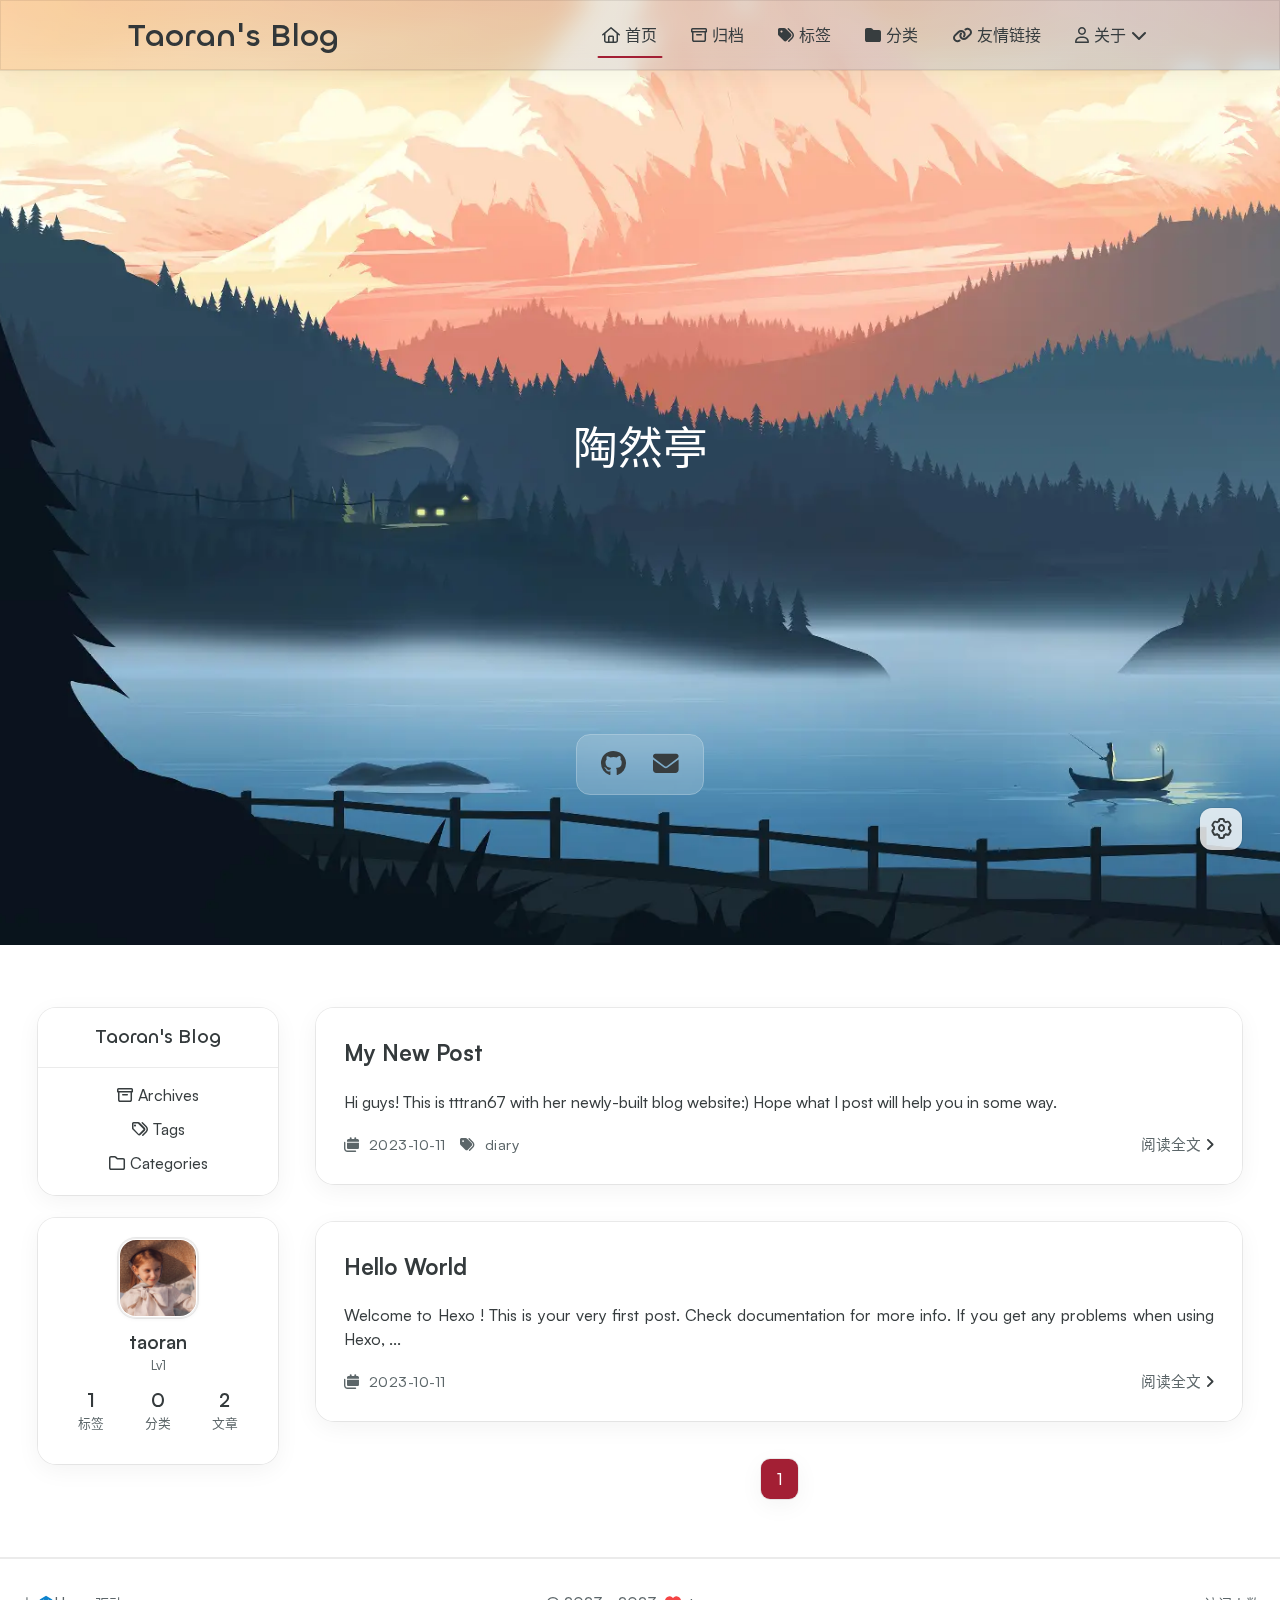
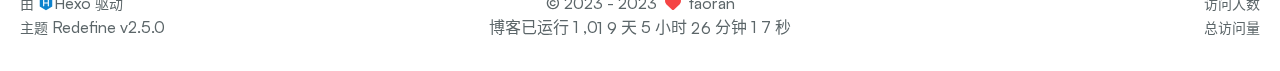
<file: index.html>
<!DOCTYPE html>
<html lang="zh-CN">
<head>
    <meta charset="utf-8">
    <meta name="viewport" content="width=device-width, initial-scale=1">
    <meta name="keywords" content="Hexo Theme Redefine">
    
    <meta name="author" content="taoran">
    <!-- preconnect -->
    <link rel="preconnect" href="https://fonts.googleapis.com">
    <link rel="preconnect" href="https://fonts.gstatic.com" crossorigin>

    
    <!--- Seo Part-->
    
    <link rel="canonical" href="https://tttran67.github.io/"/>
    <meta name="robots" content="index,follow">
    <meta name="googlebot" content="index,follow">
    <meta name="revisit-after" content="1 days">
    
        <meta name="description" content="���ڼ�¼�ͷ���">
<meta property="og:type" content="website">
<meta property="og:title" content="��Ȼ��С��">
<meta property="og:url" content="https://tttran67.github.io/index.html">
<meta property="og:site_name" content="��Ȼ��С��">
<meta property="og:description" content="���ڼ�¼�ͷ���">
<meta property="og:locale" content="zh_CN">
<meta property="article:author" content="��Ȼ">
<meta name="twitter:card" content="summary">
    
    
    <!--- Icon Part-->
    <link rel="icon" type="image/png" href="/images/redefine-favicon.svg" sizes="192x192">
    <link rel="apple-touch-icon" sizes="180x180" href="/images/redefine-favicon.svg">
    <meta name="theme-color" content="#A31F34">
    <link rel="shortcut icon" href="/images/redefine-favicon.svg">
    <!--- Page Info-->
    
    <title>
        
        Taoran&#39;s Blog
    </title>
    
<link rel="stylesheet" href="/css/style.css">


    
        
<link rel="stylesheet" href="/assets/build/styles.css">

    

    
<link rel="stylesheet" href="/fonts/fonts.css">

    
<link rel="stylesheet" href="/fonts/Satoshi/satoshi.css">

    
<link rel="stylesheet" href="/fonts/Chillax/chillax.css">

    <!--- Font Part-->
    
    
    
    

    <!--- Inject Part-->
    
    <script id="hexo-configurations">
    window.config = {"hostname":"tttran67.github.io","root":"/","language":"zh-CN"};
    window.theme = {"articles":{"style":{"font_size":"16px","line_height":1.5,"image_border_radius":"14px","image_alignment":"center","image_caption":false,"link_icon":true},"word_count":{"enable":true,"count":true,"min2read":true},"author_label":{"enable":true,"auto":false,"list":[]},"code_block":{"copy":true,"style":"mac","font":{"enable":false,"family":null,"url":null}},"toc":{"enable":true,"max_depth":3,"number":false,"expand":true,"init_open":true},"copyright":true,"lazyload":true,"recommendation":{"enable":false,"title":"推荐阅读","limit":3,"mobile_limit":2,"placeholder":"/images/wallhaven-wqery6-light.webp","skip_dirs":[]}},"colors":{"primary":"#A31F34","secondary":null},"global":{"fonts":{"chinese":{"enable":false,"family":null,"url":null},"english":{"enable":false,"family":null,"url":null}},"content_max_width":"1000px","sidebar_width":"210px","hover":{"shadow":true,"scale":false},"scroll_progress":{"bar":true,"percentage":true},"website_counter":{"url":"https://busuanzi.ibruce.info/busuanzi/2.3/busuanzi.pure.mini.js","enable":true,"site_pv":true,"site_uv":true,"post_pv":true},"single_page":true,"open_graph":true,"google_analytics":{"enable":false,"id":null}},"home_banner":{"enable":true,"style":"fixed","image":{"light":"/images/wallhaven-wqery6-light.webp","dark":"/images/wallhaven-wqery6-dark.webp"},"title":"陶然亭","subtitle":{"text":["Loading..."],"hitokoto":{"enable":true,"api":"https://v1.hitokoto.cn"},"typing_speed":100,"backing_speed":80,"starting_delay":500,"backing_delay":1500,"loop":true,"smart_backspace":true},"text_color":{"light":"#fff","dark":"#d1d1b6"},"text_style":{"title_size":"2.8rem","subtitle_size":"1.5rem","line_height":1.2},"custom_font":{"enable":false,"family":null,"url":null},"social_links":{"enable":true,"links":{"github":"https://github.com/tttran67","instagram":null,"zhihu":null,"twitter":null,"email":"805926731@qq.com"},"qrs":{"weixin":null}}},"plugins":{"feed":{"enable":false},"aplayer":{"enable":false,"type":"fixed","audios":[{"name":null,"artist":null,"url":null,"cover":null}]},"mermaid":{"enable":false,"version":"9.3.0"}},"version":"2.5.0","navbar":{"auto_hide":false,"color":{"left":"#f78736","right":"#367df7","transparency":35},"links":{"Home":{"path":"/","icon":"fa-regular fa-home"},"Archives":{"path":"/archives","icon":"fa-regular fa-archive"},"Tags":{"icon":"fa-solid fa-tags","path":"/tags/"},"Categories":{"icon":"fa-solid fa-folder","path":"/categories/"},"Friends":{"icon":"fa-solid fa-link","path":"/links/"},"About":{"icon":"fa-regular fa-user","submenus":{"Me":"/about","Github":"https://github.com/tttran67","Blog":"https://tttran67.github.io"}}},"search":{"enable":false,"preload":true}},"page_templates":{"friends_column":2,"tags_style":"blur"},"home":{"sidebar":{"enable":true,"position":"left","first_item":"menu, info","announcement":null,"links":{"Archives":{"path":"/archives","icon":"fa-regular fa-archive"},"Tags":{"path":"/tags","icon":"fa-regular fa-tags"},"Categories":{"path":"/categories","icon":"fa-regular fa-folder"}}},"article_date_format":"auto","categories":{"enable":true,"limit":3},"tags":{"enable":true,"limit":3}},"footerStart":"2023/10/11 10:04:04"};
    window.lang_ago = {"second":"%s 秒前","minute":"%s 分钟前","hour":"%s 小时前","day":"%s 天前","week":"%s 周前","month":"%s 个月前","year":"%s 年前"};
    window.data = {"masonry":false};
  </script>
    
    <!--- Fontawesome Part-->
    
<link rel="stylesheet" href="/fontawesome/fontawesome.min.css">

    
<link rel="stylesheet" href="/fontawesome/brands.min.css">

    
<link rel="stylesheet" href="/fontawesome/solid.min.css">

    
<link rel="stylesheet" href="/fontawesome/regular.min.css">

    
    
    
    
<meta name="generator" content="Hexo 6.3.0"></head>


<body>
<div class="progress-bar-container">
    
        <span class="scroll-progress-bar"></span>
    

    
        <span class="pjax-progress-bar"></span>
        <span class="swup-progress-icon">
            <i class="fa-solid fa-circle-notch fa-spin"></i>
        </span>
    
</div>


<main class="page-container" id="swup">

    
        
    <style>
        .home-banner-container {
            background: transparent !important;
        }

        .home-article-item,
        .sidebar-links,
        .sidebar-content,
        a.page-number,
        a.extend,
        .sidebar-links .links:hover,
        .right-bottom-tools,
        footer.footer {
            background-color: var(--background-color-transparent-80) !important;
        }

        .right-bottom-tools:hover,
        a.page-number:hover,
        a.extend:hover {
            background-color: var(--primary-color) !important;
        }

        .site-info,
        .home-article-sticky-label {
            background-color: var(--background-color-transparent-15) !important;
        }

        .home-article-sticky-label {
            backdrop-filter: none !important;
        }
    </style>

    <div class="home-banner-background transition-fade">
    </div>


<div class="home-banner-container flex justify-center items-center transition-fade">
    <div class="content flex justify-center items-center">
        <div class="description flex flex-col justify-center items-center"
        
        >
            陶然亭
            
            
                <p><i id="subtitle"></i></p>
            
        </div>
        
            <div class="social-contacts">
                
                    
                        
                            <span class="social-contact-item github">
                                <a target="_blank" href="https://github.com/tttran67">
                                    <i class="fa-brands fa-github"></i>
                                </a>
                            </span>
                        
                    
                
                    
                
                    
                
                    
                
                    
                        
                            <span class="social-contact-item email">
                                <a href="mailto:805926731@qq.com">
                                    <i class="fa-solid fa-envelope"></i>
                                </a>
                            </span>
                        
                    
                
                
                    
                        
                    
                
            </div>
        
    </div>
</div>



    

    <div class="main-content-container">


        <div class="main-content-header">
            <header class="navbar-container">
    
    <div class="navbar-content has-home-banner">
        <div class="left">
            
            <a class="logo-title" href="/">
                <h1>
                Taoran&#39;s Blog
                </h1>
            </a>
        </div>

        <div class="right">
            <!-- PC -->
            <div class="desktop">
                <ul class="navbar-list">
                    
                        
                            <li class="navbar-item">
                                <!-- Menu -->
                                <a class="active" 
                                    href="/"  >
                                    
                                        
                                            <i class="fa-regular fa-home"></i>
                                        
                                        首页
                                    
                                </a>
                                <!-- Submenu -->
                                
                            </li>
                    
                        
                            <li class="navbar-item">
                                <!-- Menu -->
                                <a class="" 
                                    href="/archives"  >
                                    
                                        
                                            <i class="fa-regular fa-archive"></i>
                                        
                                        归档
                                    
                                </a>
                                <!-- Submenu -->
                                
                            </li>
                    
                        
                            <li class="navbar-item">
                                <!-- Menu -->
                                <a class="" 
                                    href="/tags/"  >
                                    
                                        
                                            <i class="fa-solid fa-tags"></i>
                                        
                                        标签
                                    
                                </a>
                                <!-- Submenu -->
                                
                            </li>
                    
                        
                            <li class="navbar-item">
                                <!-- Menu -->
                                <a class="" 
                                    href="/categories/"  >
                                    
                                        
                                            <i class="fa-solid fa-folder"></i>
                                        
                                        分类
                                    
                                </a>
                                <!-- Submenu -->
                                
                            </li>
                    
                        
                            <li class="navbar-item">
                                <!-- Menu -->
                                <a class="" 
                                    href="/links/"  >
                                    
                                        
                                            <i class="fa-solid fa-link"></i>
                                        
                                        友情链接
                                    
                                </a>
                                <!-- Submenu -->
                                
                            </li>
                    
                        
                            <li class="navbar-item">
                                <!-- Menu -->
                                <a class="has-dropdown" 
                                    href="#" onClick="return false;">
                                    
                                        
                                            <i class="fa-regular fa-user"></i>
                                        
                                        关于&nbsp;<i class="fa-solid fa-chevron-down"></i>
                                    
                                </a>
                                <!-- Submenu -->
                                
                                    <ul class="sub-menu">
                                    
                                        <li>
                                        <a href="/about">ME
                                        </a>
                                        </li>
                                    
                                        <li>
                                        <a target="_blank" rel="noopener" href="https://github.com/tttran67">GITHUB
                                        </a>
                                        </li>
                                    
                                        <li>
                                        <a href="https://tttran67.github.io">BLOG
                                        </a>
                                        </li>
                                    
                                    </ul>
                                
                            </li>
                    
                    
                </ul>
            </div>
            <!-- Mobile -->
            <div class="mobile">
                
                <div class="icon-item navbar-bar">
                    <div class="navbar-bar-middle"></div>
                </div>
            </div>
        </div>
    </div>

    <!-- Mobile drawer -->
    <div class="navbar-drawer w-full absolute top-0 left-0 bg-background-color">
        <ul class="drawer-navbar-list flex flex-col justify-start items-center">
            
                
                    <li class="drawer-navbar-item text-base my-1.5 flex justify-center items-center">
                        <a class="rounded-3xl py-1.5 px-5 hover:border hover:!text-primary active:!text-primary group active" 
                        href="/"  >
                             
                                
                                    <i class="fa-regular fa-home"></i>
                                
                                首页
                            
                        </a>
                    </li>
                    <!-- Submenu -->
                    
            
                
                    <li class="drawer-navbar-item text-base my-1.5 flex justify-center items-center">
                        <a class="rounded-3xl py-1.5 px-5 hover:border hover:!text-primary active:!text-primary group " 
                        href="/archives"  >
                             
                                
                                    <i class="fa-regular fa-archive"></i>
                                
                                归档
                            
                        </a>
                    </li>
                    <!-- Submenu -->
                    
            
                
                    <li class="drawer-navbar-item text-base my-1.5 flex justify-center items-center">
                        <a class="rounded-3xl py-1.5 px-5 hover:border hover:!text-primary active:!text-primary group " 
                        href="/tags/"  >
                             
                                
                                    <i class="fa-solid fa-tags"></i>
                                
                                标签
                            
                        </a>
                    </li>
                    <!-- Submenu -->
                    
            
                
                    <li class="drawer-navbar-item text-base my-1.5 flex justify-center items-center">
                        <a class="rounded-3xl py-1.5 px-5 hover:border hover:!text-primary active:!text-primary group " 
                        href="/categories/"  >
                             
                                
                                    <i class="fa-solid fa-folder"></i>
                                
                                分类
                            
                        </a>
                    </li>
                    <!-- Submenu -->
                    
            
                
                    <li class="drawer-navbar-item text-base my-1.5 flex justify-center items-center">
                        <a class="rounded-3xl py-1.5 px-5 hover:border hover:!text-primary active:!text-primary group " 
                        href="/links/"  >
                             
                                
                                    <i class="fa-solid fa-link"></i>
                                
                                友情链接
                            
                        </a>
                    </li>
                    <!-- Submenu -->
                    
            
                
                    <li class="drawer-navbar-item text-base my-1.5 flex justify-center items-center">
                        <a class="rounded-3xl py-1.5 px-5 hover:border hover:!text-primary active:!text-primary group has-dropdown" 
                        href="#" onClick="return false;">
                            
                                
                                    <i class="fa-regular fa-user"></i>
                                
                                关于&nbsp;<i class="group-hover:rotate-180 transition-transform fa-solid fa-chevron-down"></i>
                            
                        </a>
                    </li>
                    <!-- Submenu -->
                              
                        
                            <li class="drawer-navbar-item text-base flex justify-center items-center hover:underline active:underline hover:underline-offset-1 rounded-3xl">
                                <a class="py-0.5" href="/about">ME</a>
                            </li>
                        
                            <li class="drawer-navbar-item text-base flex justify-center items-center hover:underline active:underline hover:underline-offset-1 rounded-3xl">
                                <a class="py-0.5" target="_blank" rel="noopener" href="https://github.com/tttran67">GITHUB</a>
                            </li>
                        
                            <li class="drawer-navbar-item text-base flex justify-center items-center hover:underline active:underline hover:underline-offset-1 rounded-3xl">
                                <a class="py-0.5" href="https://tttran67.github.io">BLOG</a>
                            </li>
                        
                    
            

        </ul>
    </div>

    <div class="window-mask"></div>

</header>


        </div>

        <div class="main-content-body">

            
                <div class="home-sidebar-container">
    <div class="sticky-container sticky">
        
            
                <div class="sidebar-links">
                    <div class="site-info">
                        <div class="site-name">Taoran&#39;s Blog</div>
                        
                    </div>
                    
                        
                            
                                <a class="links" href="/archives">
                                    
                                        <i class="fa-regular fa-archive icon-space"></i>
                                    
                                    <span class="link-name">Archives</span>
                                </a>
                            
                        
                            
                                <a class="links" href="/tags">
                                    
                                        <i class="fa-regular fa-tags icon-space"></i>
                                    
                                    <span class="link-name">Tags</span>
                                </a>
                            
                        
                            
                                <a class="links" href="/categories">
                                    
                                        <i class="fa-regular fa-folder icon-space"></i>
                                    
                                    <span class="link-name">Categories</span>
                                </a>
                            
                        
                    
                </div>
            
            <div class="sidebar-content"  marginTop >
                <div class="avatar flex justify-center">
                    <img src="/images/new-avatar.jpg">
                </div>
                <div class="author flex flex-col justify-center my-2.5 mx-0">
                    <div class="name">taoran</div>
                    
                        <div class="label">Lv1</div>
                    
                </div>
                <div class="statistics">
                    <a class="item" href="/tags">
                        <div class="number">1</div>
                        <div class="label">标签</div>
                    </a>
                    <a class="item" href="/categories">
                        <div class="number">0</div>
                        <div class="label">分类</div>
                    </a>
                    <a class="item" href="/archives">
                        <div class="number">2</div>
                        <div class="label">文章</div>
                    </a>
                </div>
            </div>
        

    </div>
</div>

            

            <div class="main-content">

                
                    <div class="home-content-container">
    <ul class="home-article-list">
        
            <li class="home-article-item">

                

                

                

                <h3 class="home-article-title">
                    <a href="/2023/10/11/My-New-Post/">
                        My New Post
                    </a>
                </h3>

                <div class="home-article-content markdown-body">
                    
                        Hi guys! This is tttran67 with her newly-built blog website:) Hope what I post will help you in some way. 

                    
                </div>

                <div class="home-article-meta-info-container">
    <div class="home-article-meta-info">
        <span><i class="fa-solid fa-calendars"></i>&nbsp;
            <span class="home-article-date" data-date="Wed Oct 11 2023 10:39:01 GMT+0800">
                
                    2023-10-11
                
            </span>
        </span>
        
        
            <span class="home-article-tag">
                <i class="fa-solid fa-tags"></i>&nbsp;
                <ul>
                    
                        <li>
                            
                            <a href="/tags/diary/">diary</a>&nbsp;
                        </li>
                    
                </ul>
            </span>
        
    </div>

    <a href="/2023/10/11/My-New-Post/">阅读全文<span class="seo-reader-text">My New Post</span>&nbsp;<i class="fa-solid fa-angle-right"></i></a>
</div>

            </li>
        
            <li class="home-article-item">

                

                

                

                <h3 class="home-article-title">
                    <a href="/2023/10/11/hello-world/">
                        Hello World
                    </a>
                </h3>

                <div class="home-article-content markdown-body">
                    
                        Welcome to Hexo ! This is your very first post. Check documentation  for more info. If you get any problems when using Hexo, ...
                    
                </div>

                <div class="home-article-meta-info-container">
    <div class="home-article-meta-info">
        <span><i class="fa-solid fa-calendars"></i>&nbsp;
            <span class="home-article-date" data-date="Wed Oct 11 2023 10:05:05 GMT+0800">
                
                    2023-10-11
                
            </span>
        </span>
        
        
    </div>

    <a href="/2023/10/11/hello-world/">阅读全文<span class="seo-reader-text">Hello World</span>&nbsp;<i class="fa-solid fa-angle-right"></i></a>
</div>

            </li>
        
    </ul>

    <div class="home-paginator">
        <div class="paginator">
    <span class="page-number current">1</span>
</div>

    </div>
</div>

                    <div class="comment-container pjax"></div>
                

            </div>

            

        </div>

        <div class="main-content-footer">
            <footer class="footer mt-5 py-5 h-auto text-base text-third-text-color relative border-t-2 border-t-border-color">
    <div class="info-container py-3 text-center">
        
        <div class="text-center">
            &copy;
            
              <span>2023</span>
              -
            
            2023&nbsp;&nbsp;<i class="fa-solid fa-heart fa-beat" style="--fa-animation-duration: 0.5s; color: #f54545"></i>&nbsp;&nbsp;<a href="/">taoran</a>
        </div>
        
            <script data-swup-reload-script src="https://busuanzi.ibruce.info/busuanzi/2.3/busuanzi.pure.mini.js"></script>
            <div class="relative text-center lg:absolute lg:right-[20px] lg:top-1/2 lg:-translate-y-1/2 lg:text-right">
                
                    <span id="busuanzi_container_site_uv" class="lg:!block">
                        <span class="text-sm">访问人数</span>
                        <span id="busuanzi_value_site_uv"></span>
                    </span>
                
                
                    <span id="busuanzi_container_site_pv" class="lg:!block">
                        <span class="text-sm">总访问量</span>
                        <span id="busuanzi_value_site_pv"></span>
                    </span>
                
            </div>
        
        <div class="relative text-center lg:absolute lg:left-[20px] lg:top-1/2 lg:-translate-y-1/2 lg:text-left">
            <span class="lg:block text-sm">由 <?xml version="1.0" encoding="utf-8"?><!DOCTYPE svg PUBLIC "-//W3C//DTD SVG 1.1//EN" "http://www.w3.org/Graphics/SVG/1.1/DTD/svg11.dtd"><svg class="relative top-[2px] inline-block align-baseline" version="1.1" id="圖層_1" xmlns="http://www.w3.org/2000/svg" xmlns:xlink="http://www.w3.org/1999/xlink" x="0px" y="0px" width="1rem" height="1rem" viewBox="0 0 512 512" enable-background="new 0 0 512 512" xml:space="preserve"><path fill="#0E83CD" d="M256.4,25.8l-200,115.5L56,371.5l199.6,114.7l200-115.5l0.4-230.2L256.4,25.8z M349,354.6l-18.4,10.7l-18.6-11V275H200v79.6l-18.4,10.7l-18.6-11v-197l18.5-10.6l18.5,10.8V237h112v-79.6l18.5-10.6l18.5,10.8V354.6z"/></svg><a target="_blank" class="text-base" href="https://hexo.io">Hexo</a> 驱动</span>
            <span class="text-sm lg:block">主题&nbsp;<a class="text-base" target="_blank" href="https://github.com/EvanNotFound/hexo-theme-redefine">Redefine v2.5.0</a></span>
        </div>
        
        
            <div>
                博客已运行 <span class="odometer" id="runtime_days" ></span> 天 <span class="odometer" id="runtime_hours"></span> 小时 <span class="odometer" id="runtime_minutes"></span> 分钟 <span class="odometer" id="runtime_seconds"></span> 秒
            </div>
        
        
            <script data-swup-reload-script>
                try {
                    function odometer_init() {
                    const elements = document.querySelectorAll('.odometer');
                    elements.forEach(el => {
                        new Odometer({
                            el,
                            format: '( ddd).dd',
                            duration: 200
                        });
                    });
                    }
                    odometer_init();
                } catch (error) {}
            </script>
        
        
        
    </div>  
</footer>
        </div>
    </div>

    

    <div class="right-side-tools-container">
        <div class="side-tools-container">
    <ul class="hidden-tools-list">
        <li class="right-bottom-tools tool-font-adjust-plus flex justify-center items-center">
            <i class="fa-regular fa-magnifying-glass-plus"></i>
        </li>

        <li class="right-bottom-tools tool-font-adjust-minus flex justify-center items-center">
            <i class="fa-regular fa-magnifying-glass-minus"></i>
        </li>

        <li class="right-bottom-tools tool-dark-light-toggle flex justify-center items-center">
            <i class="fa-regular fa-moon"></i>
        </li>

        <!-- rss -->
        

        

        <li class="right-bottom-tools tool-scroll-to-bottom flex justify-center items-center">
            <i class="fa-regular fa-arrow-down"></i>
        </li>
    </ul>

    <ul class="visible-tools-list">
        <li class="right-bottom-tools toggle-tools-list flex justify-center items-center">
            <i class="fa-regular fa-cog fa-spin"></i>
        </li>
        
            <li class="right-bottom-tools tool-scroll-to-top flex justify-center items-center">
                <i class="arrow-up fas fa-arrow-up"></i>
                <span class="percent"></span>
            </li>
        
        
    </ul>
</div>

    </div>

    <div class="image-viewer-container">
    <img src="">
</div>


    

</main>


    
<script src="/js/libs/Swup.min.js"></script>

<script src="/js/libs/SwupSlideTheme.min.js"></script>

<script src="/js/libs/SwupScriptsPlugin.min.js"></script>

<script src="/js/libs/SwupProgressPlugin.min.js"></script>

<script src="/js/libs/SwupScrollPlugin.min.js"></script>

<script src="/js/libs/SwupPreloadPlugin.min.js"></script>

<script>
    const swup = new Swup({
        plugins: [
            new SwupScriptsPlugin({
                optin: true,
            }),
            new SwupProgressPlugin(),
            new SwupScrollPlugin({
                offset: 80,
            }),
            new SwupSlideTheme({
                mainElement: ".main-content-body",
            }),
            new SwupPreloadPlugin(),
        ],
        containers: ["#swup"],
    });
</script>








<script src="/js/tools/imageViewer.js" type="module"></script>

<script src="/js/utils.js" type="module"></script>

<script src="/js/main.js" type="module"></script>

<script src="/js/layouts/navbarShrink.js" type="module"></script>

<script src="/js/tools/scrollTopBottom.js" type="module"></script>

<script src="/js/tools/lightDarkSwitch.js" type="module"></script>

<script src="/js/layouts/categoryList.js" type="module"></script>





    
<script src="/js/tools/codeBlock.js" type="module"></script>




    
<script src="/js/layouts/lazyload.js" type="module"></script>




    
<script src="/js/tools/runtime.js"></script>

    
<script src="/js/libs/odometer.min.js"></script>

    
<link rel="stylesheet" href="/assets/odometer-theme-minimal.css">




  
<script src="/js/libs/Typed.min.js"></script>

  
<script src="/js/plugins/typed.js" type="module"></script>







<div class="post-scripts" data-swup-reload-script>
    
        
<script src="/js/libs/anime.min.js"></script>

        
<script src="/js/tools/tocToggle.js" type="module"></script>

<script src="/js/layouts/toc.js" type="module"></script>

<script src="/js/plugins/tabs.js" type="module"></script>

    
</div>


</body>
</html>
</file>
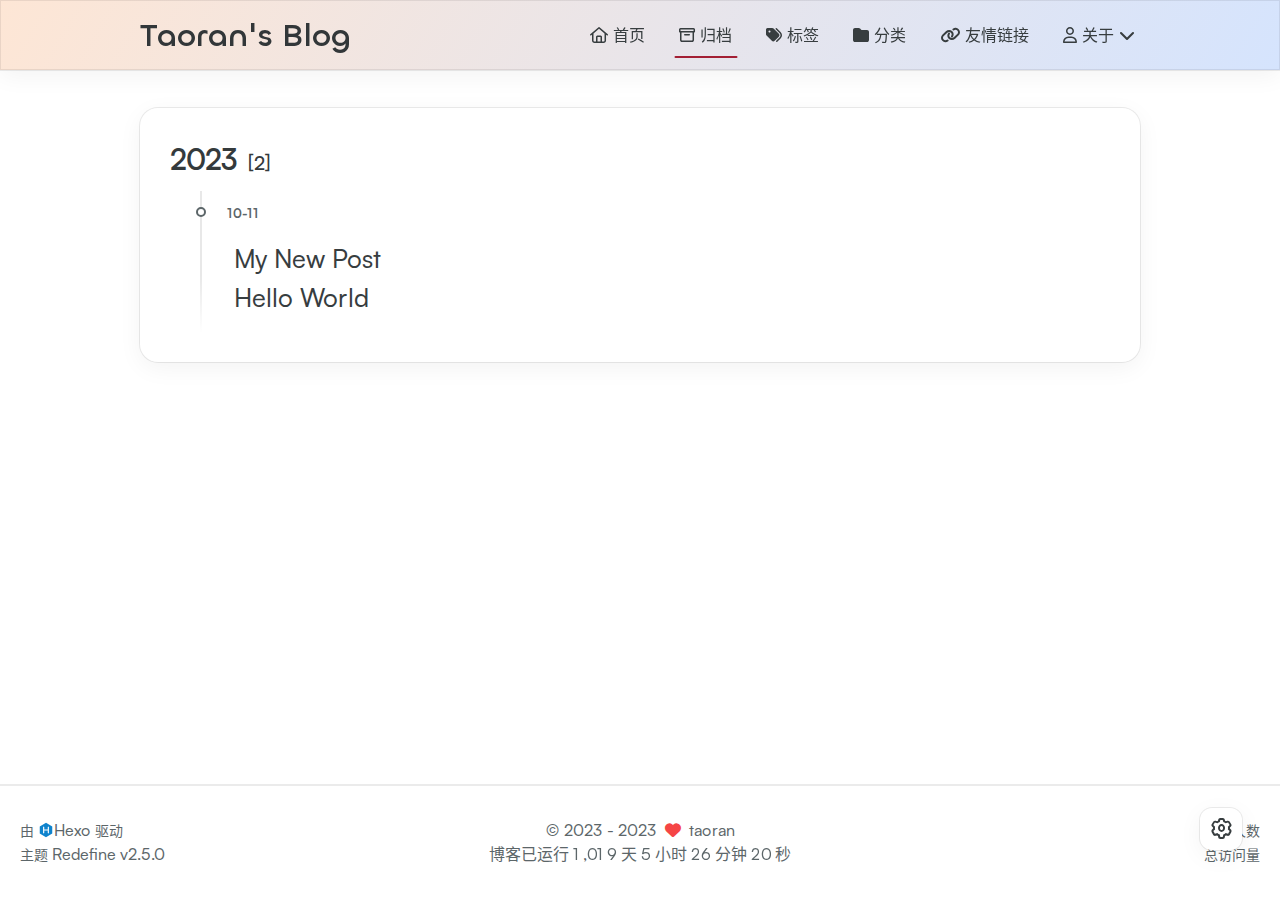
<file: archives/index.html>
<!DOCTYPE html>
<html lang="zh-CN">
<head>
    <meta charset="utf-8">
    <meta name="viewport" content="width=device-width, initial-scale=1">
    <meta name="keywords" content="Hexo Theme Redefine">
    
    <meta name="author" content="taoran">
    <!-- preconnect -->
    <link rel="preconnect" href="https://fonts.googleapis.com">
    <link rel="preconnect" href="https://fonts.gstatic.com" crossorigin>

    
    <!--- Seo Part-->
    
    <link rel="canonical" href="https://tttran67.github.io/archives/"/>
    <meta name="robots" content="index,follow">
    <meta name="googlebot" content="index,follow">
    <meta name="revisit-after" content="1 days">
    
        <meta name="description" content="���ڼ�¼�ͷ���">
<meta property="og:type" content="website">
<meta property="og:title" content="��Ȼ��С��">
<meta property="og:url" content="https://tttran67.github.io/archives/index.html">
<meta property="og:site_name" content="��Ȼ��С��">
<meta property="og:description" content="���ڼ�¼�ͷ���">
<meta property="og:locale" content="zh_CN">
<meta property="article:author" content="��Ȼ">
<meta name="twitter:card" content="summary">
    
    
    <!--- Icon Part-->
    <link rel="icon" type="image/png" href="/images/redefine-favicon.svg" sizes="192x192">
    <link rel="apple-touch-icon" sizes="180x180" href="/images/redefine-favicon.svg">
    <meta name="theme-color" content="#A31F34">
    <link rel="shortcut icon" href="/images/redefine-favicon.svg">
    <!--- Page Info-->
    
    <title>
        
            归档 -
        
        Taoran&#39;s Blog
    </title>
    
<link rel="stylesheet" href="/css/style.css">


    
        
<link rel="stylesheet" href="/assets/build/styles.css">

    

    
<link rel="stylesheet" href="/fonts/fonts.css">

    
<link rel="stylesheet" href="/fonts/Satoshi/satoshi.css">

    
<link rel="stylesheet" href="/fonts/Chillax/chillax.css">

    <!--- Font Part-->
    
    
    
    

    <!--- Inject Part-->
    
    <script id="hexo-configurations">
    window.config = {"hostname":"tttran67.github.io","root":"/","language":"zh-CN"};
    window.theme = {"articles":{"style":{"font_size":"16px","line_height":1.5,"image_border_radius":"14px","image_alignment":"center","image_caption":false,"link_icon":true},"word_count":{"enable":true,"count":true,"min2read":true},"author_label":{"enable":true,"auto":false,"list":[]},"code_block":{"copy":true,"style":"mac","font":{"enable":false,"family":null,"url":null}},"toc":{"enable":true,"max_depth":3,"number":false,"expand":true,"init_open":true},"copyright":true,"lazyload":true,"recommendation":{"enable":false,"title":"推荐阅读","limit":3,"mobile_limit":2,"placeholder":"/images/wallhaven-wqery6-light.webp","skip_dirs":[]}},"colors":{"primary":"#A31F34","secondary":null},"global":{"fonts":{"chinese":{"enable":false,"family":null,"url":null},"english":{"enable":false,"family":null,"url":null}},"content_max_width":"1000px","sidebar_width":"210px","hover":{"shadow":true,"scale":false},"scroll_progress":{"bar":true,"percentage":true},"website_counter":{"url":"https://busuanzi.ibruce.info/busuanzi/2.3/busuanzi.pure.mini.js","enable":true,"site_pv":true,"site_uv":true,"post_pv":true},"single_page":true,"open_graph":true,"google_analytics":{"enable":false,"id":null}},"home_banner":{"enable":true,"style":"fixed","image":{"light":"/images/wallhaven-wqery6-light.webp","dark":"/images/wallhaven-wqery6-dark.webp"},"title":"陶然亭","subtitle":{"text":["Loading..."],"hitokoto":{"enable":true,"api":"https://v1.hitokoto.cn"},"typing_speed":100,"backing_speed":80,"starting_delay":500,"backing_delay":1500,"loop":true,"smart_backspace":true},"text_color":{"light":"#fff","dark":"#d1d1b6"},"text_style":{"title_size":"2.8rem","subtitle_size":"1.5rem","line_height":1.2},"custom_font":{"enable":false,"family":null,"url":null},"social_links":{"enable":true,"links":{"github":"https://github.com/tttran67","instagram":null,"zhihu":null,"twitter":null,"email":"805926731@qq.com"},"qrs":{"weixin":null}}},"plugins":{"feed":{"enable":false},"aplayer":{"enable":false,"type":"fixed","audios":[{"name":null,"artist":null,"url":null,"cover":null}]},"mermaid":{"enable":false,"version":"9.3.0"}},"version":"2.5.0","navbar":{"auto_hide":false,"color":{"left":"#f78736","right":"#367df7","transparency":35},"links":{"Home":{"path":"/","icon":"fa-regular fa-home"},"Archives":{"path":"/archives","icon":"fa-regular fa-archive"},"Tags":{"icon":"fa-solid fa-tags","path":"/tags/"},"Categories":{"icon":"fa-solid fa-folder","path":"/categories/"},"Friends":{"icon":"fa-solid fa-link","path":"/links/"},"About":{"icon":"fa-regular fa-user","submenus":{"Me":"/about","Github":"https://github.com/tttran67","Blog":"https://tttran67.github.io"}}},"search":{"enable":false,"preload":true}},"page_templates":{"friends_column":2,"tags_style":"blur"},"home":{"sidebar":{"enable":true,"position":"left","first_item":"menu, info","announcement":null,"links":{"Archives":{"path":"/archives","icon":"fa-regular fa-archive"},"Tags":{"path":"/tags","icon":"fa-regular fa-tags"},"Categories":{"path":"/categories","icon":"fa-regular fa-folder"}}},"article_date_format":"auto","categories":{"enable":true,"limit":3},"tags":{"enable":true,"limit":3}},"footerStart":"2023/10/11 10:04:04"};
    window.lang_ago = {"second":"%s 秒前","minute":"%s 分钟前","hour":"%s 小时前","day":"%s 天前","week":"%s 周前","month":"%s 个月前","year":"%s 年前"};
    window.data = {"masonry":false};
  </script>
    
    <!--- Fontawesome Part-->
    
<link rel="stylesheet" href="/fontawesome/fontawesome.min.css">

    
<link rel="stylesheet" href="/fontawesome/brands.min.css">

    
<link rel="stylesheet" href="/fontawesome/solid.min.css">

    
<link rel="stylesheet" href="/fontawesome/regular.min.css">

    
    
    
    
<meta name="generator" content="Hexo 6.3.0"></head>


<body>
<div class="progress-bar-container">
    
        <span class="scroll-progress-bar"></span>
    

    
        <span class="pjax-progress-bar"></span>
        <span class="swup-progress-icon">
            <i class="fa-solid fa-circle-notch fa-spin"></i>
        </span>
    
</div>


<main class="page-container" id="swup">

    

    <div class="main-content-container">


        <div class="main-content-header">
            <header class="navbar-container">
    
    <div class="navbar-content">
        <div class="left">
            
            <a class="logo-title" href="/">
                
                Taoran&#39;s Blog
                
            </a>
        </div>

        <div class="right">
            <!-- PC -->
            <div class="desktop">
                <ul class="navbar-list">
                    
                        
                            <li class="navbar-item">
                                <!-- Menu -->
                                <a class="" 
                                    href="/"  >
                                    
                                        
                                            <i class="fa-regular fa-home"></i>
                                        
                                        首页
                                    
                                </a>
                                <!-- Submenu -->
                                
                            </li>
                    
                        
                            <li class="navbar-item">
                                <!-- Menu -->
                                <a class="active" 
                                    href="/archives"  >
                                    
                                        
                                            <i class="fa-regular fa-archive"></i>
                                        
                                        归档
                                    
                                </a>
                                <!-- Submenu -->
                                
                            </li>
                    
                        
                            <li class="navbar-item">
                                <!-- Menu -->
                                <a class="" 
                                    href="/tags/"  >
                                    
                                        
                                            <i class="fa-solid fa-tags"></i>
                                        
                                        标签
                                    
                                </a>
                                <!-- Submenu -->
                                
                            </li>
                    
                        
                            <li class="navbar-item">
                                <!-- Menu -->
                                <a class="" 
                                    href="/categories/"  >
                                    
                                        
                                            <i class="fa-solid fa-folder"></i>
                                        
                                        分类
                                    
                                </a>
                                <!-- Submenu -->
                                
                            </li>
                    
                        
                            <li class="navbar-item">
                                <!-- Menu -->
                                <a class="" 
                                    href="/links/"  >
                                    
                                        
                                            <i class="fa-solid fa-link"></i>
                                        
                                        友情链接
                                    
                                </a>
                                <!-- Submenu -->
                                
                            </li>
                    
                        
                            <li class="navbar-item">
                                <!-- Menu -->
                                <a class="has-dropdown" 
                                    href="#" onClick="return false;">
                                    
                                        
                                            <i class="fa-regular fa-user"></i>
                                        
                                        关于&nbsp;<i class="fa-solid fa-chevron-down"></i>
                                    
                                </a>
                                <!-- Submenu -->
                                
                                    <ul class="sub-menu">
                                    
                                        <li>
                                        <a href="/about">ME
                                        </a>
                                        </li>
                                    
                                        <li>
                                        <a target="_blank" rel="noopener" href="https://github.com/tttran67">GITHUB
                                        </a>
                                        </li>
                                    
                                        <li>
                                        <a href="https://tttran67.github.io">BLOG
                                        </a>
                                        </li>
                                    
                                    </ul>
                                
                            </li>
                    
                    
                </ul>
            </div>
            <!-- Mobile -->
            <div class="mobile">
                
                <div class="icon-item navbar-bar">
                    <div class="navbar-bar-middle"></div>
                </div>
            </div>
        </div>
    </div>

    <!-- Mobile drawer -->
    <div class="navbar-drawer w-full absolute top-0 left-0 bg-background-color">
        <ul class="drawer-navbar-list flex flex-col justify-start items-center">
            
                
                    <li class="drawer-navbar-item text-base my-1.5 flex justify-center items-center">
                        <a class="rounded-3xl py-1.5 px-5 hover:border hover:!text-primary active:!text-primary group " 
                        href="/"  >
                             
                                
                                    <i class="fa-regular fa-home"></i>
                                
                                首页
                            
                        </a>
                    </li>
                    <!-- Submenu -->
                    
            
                
                    <li class="drawer-navbar-item text-base my-1.5 flex justify-center items-center">
                        <a class="rounded-3xl py-1.5 px-5 hover:border hover:!text-primary active:!text-primary group active" 
                        href="/archives"  >
                             
                                
                                    <i class="fa-regular fa-archive"></i>
                                
                                归档
                            
                        </a>
                    </li>
                    <!-- Submenu -->
                    
            
                
                    <li class="drawer-navbar-item text-base my-1.5 flex justify-center items-center">
                        <a class="rounded-3xl py-1.5 px-5 hover:border hover:!text-primary active:!text-primary group " 
                        href="/tags/"  >
                             
                                
                                    <i class="fa-solid fa-tags"></i>
                                
                                标签
                            
                        </a>
                    </li>
                    <!-- Submenu -->
                    
            
                
                    <li class="drawer-navbar-item text-base my-1.5 flex justify-center items-center">
                        <a class="rounded-3xl py-1.5 px-5 hover:border hover:!text-primary active:!text-primary group " 
                        href="/categories/"  >
                             
                                
                                    <i class="fa-solid fa-folder"></i>
                                
                                分类
                            
                        </a>
                    </li>
                    <!-- Submenu -->
                    
            
                
                    <li class="drawer-navbar-item text-base my-1.5 flex justify-center items-center">
                        <a class="rounded-3xl py-1.5 px-5 hover:border hover:!text-primary active:!text-primary group " 
                        href="/links/"  >
                             
                                
                                    <i class="fa-solid fa-link"></i>
                                
                                友情链接
                            
                        </a>
                    </li>
                    <!-- Submenu -->
                    
            
                
                    <li class="drawer-navbar-item text-base my-1.5 flex justify-center items-center">
                        <a class="rounded-3xl py-1.5 px-5 hover:border hover:!text-primary active:!text-primary group has-dropdown" 
                        href="#" onClick="return false;">
                            
                                
                                    <i class="fa-regular fa-user"></i>
                                
                                关于&nbsp;<i class="group-hover:rotate-180 transition-transform fa-solid fa-chevron-down"></i>
                            
                        </a>
                    </li>
                    <!-- Submenu -->
                              
                        
                            <li class="drawer-navbar-item text-base flex justify-center items-center hover:underline active:underline hover:underline-offset-1 rounded-3xl">
                                <a class="py-0.5" href="/about">ME</a>
                            </li>
                        
                            <li class="drawer-navbar-item text-base flex justify-center items-center hover:underline active:underline hover:underline-offset-1 rounded-3xl">
                                <a class="py-0.5" target="_blank" rel="noopener" href="https://github.com/tttran67">GITHUB</a>
                            </li>
                        
                            <li class="drawer-navbar-item text-base flex justify-center items-center hover:underline active:underline hover:underline-offset-1 rounded-3xl">
                                <a class="py-0.5" href="https://tttran67.github.io">BLOG</a>
                            </li>
                        
                    
            

        </ul>
    </div>

    <div class="window-mask"></div>

</header>


        </div>

        <div class="main-content-body">

            

            <div class="main-content">

                
                    <div class="archive-container ">
    

<div class="archive-list-container">
    
        <section class="archive-item">
            <div class="archive-item-header">
                <span class="archive-year">2023</span>
                <span class="archive-year-post-count">[2]</span>
            </div>
            <ul class="article-list">
              
                
                    
                    <li class="article-item" date-is='10-11'>
                
                
                    <a href="/2023/10/11/My-New-Post/">
                        <span class="article-title">My New Post</span>
                    </a>
                
              
                
                
                    <a href="/2023/10/11/hello-world/">
                        <span class="article-title">Hello World</span>
                    </a>
                
              
            </ul>
        </section>
    
</div>

</div>

                

            </div>

            

        </div>

        <div class="main-content-footer">
            <footer class="footer mt-5 py-5 h-auto text-base text-third-text-color relative border-t-2 border-t-border-color">
    <div class="info-container py-3 text-center">
        
        <div class="text-center">
            &copy;
            
              <span>2023</span>
              -
            
            2023&nbsp;&nbsp;<i class="fa-solid fa-heart fa-beat" style="--fa-animation-duration: 0.5s; color: #f54545"></i>&nbsp;&nbsp;<a href="/">taoran</a>
        </div>
        
            <script data-swup-reload-script src="https://busuanzi.ibruce.info/busuanzi/2.3/busuanzi.pure.mini.js"></script>
            <div class="relative text-center lg:absolute lg:right-[20px] lg:top-1/2 lg:-translate-y-1/2 lg:text-right">
                
                    <span id="busuanzi_container_site_uv" class="lg:!block">
                        <span class="text-sm">访问人数</span>
                        <span id="busuanzi_value_site_uv"></span>
                    </span>
                
                
                    <span id="busuanzi_container_site_pv" class="lg:!block">
                        <span class="text-sm">总访问量</span>
                        <span id="busuanzi_value_site_pv"></span>
                    </span>
                
            </div>
        
        <div class="relative text-center lg:absolute lg:left-[20px] lg:top-1/2 lg:-translate-y-1/2 lg:text-left">
            <span class="lg:block text-sm">由 <?xml version="1.0" encoding="utf-8"?><!DOCTYPE svg PUBLIC "-//W3C//DTD SVG 1.1//EN" "http://www.w3.org/Graphics/SVG/1.1/DTD/svg11.dtd"><svg class="relative top-[2px] inline-block align-baseline" version="1.1" id="圖層_1" xmlns="http://www.w3.org/2000/svg" xmlns:xlink="http://www.w3.org/1999/xlink" x="0px" y="0px" width="1rem" height="1rem" viewBox="0 0 512 512" enable-background="new 0 0 512 512" xml:space="preserve"><path fill="#0E83CD" d="M256.4,25.8l-200,115.5L56,371.5l199.6,114.7l200-115.5l0.4-230.2L256.4,25.8z M349,354.6l-18.4,10.7l-18.6-11V275H200v79.6l-18.4,10.7l-18.6-11v-197l18.5-10.6l18.5,10.8V237h112v-79.6l18.5-10.6l18.5,10.8V354.6z"/></svg><a target="_blank" class="text-base" href="https://hexo.io">Hexo</a> 驱动</span>
            <span class="text-sm lg:block">主题&nbsp;<a class="text-base" target="_blank" href="https://github.com/EvanNotFound/hexo-theme-redefine">Redefine v2.5.0</a></span>
        </div>
        
        
            <div>
                博客已运行 <span class="odometer" id="runtime_days" ></span> 天 <span class="odometer" id="runtime_hours"></span> 小时 <span class="odometer" id="runtime_minutes"></span> 分钟 <span class="odometer" id="runtime_seconds"></span> 秒
            </div>
        
        
            <script data-swup-reload-script>
                try {
                    function odometer_init() {
                    const elements = document.querySelectorAll('.odometer');
                    elements.forEach(el => {
                        new Odometer({
                            el,
                            format: '( ddd).dd',
                            duration: 200
                        });
                    });
                    }
                    odometer_init();
                } catch (error) {}
            </script>
        
        
        
    </div>  
</footer>
        </div>
    </div>

    

    <div class="right-side-tools-container">
        <div class="side-tools-container">
    <ul class="hidden-tools-list">
        <li class="right-bottom-tools tool-font-adjust-plus flex justify-center items-center">
            <i class="fa-regular fa-magnifying-glass-plus"></i>
        </li>

        <li class="right-bottom-tools tool-font-adjust-minus flex justify-center items-center">
            <i class="fa-regular fa-magnifying-glass-minus"></i>
        </li>

        <li class="right-bottom-tools tool-dark-light-toggle flex justify-center items-center">
            <i class="fa-regular fa-moon"></i>
        </li>

        <!-- rss -->
        

        

        <li class="right-bottom-tools tool-scroll-to-bottom flex justify-center items-center">
            <i class="fa-regular fa-arrow-down"></i>
        </li>
    </ul>

    <ul class="visible-tools-list">
        <li class="right-bottom-tools toggle-tools-list flex justify-center items-center">
            <i class="fa-regular fa-cog fa-spin"></i>
        </li>
        
            <li class="right-bottom-tools tool-scroll-to-top flex justify-center items-center">
                <i class="arrow-up fas fa-arrow-up"></i>
                <span class="percent"></span>
            </li>
        
        
    </ul>
</div>

    </div>

    <div class="image-viewer-container">
    <img src="">
</div>


    

</main>


    
<script src="/js/libs/Swup.min.js"></script>

<script src="/js/libs/SwupSlideTheme.min.js"></script>

<script src="/js/libs/SwupScriptsPlugin.min.js"></script>

<script src="/js/libs/SwupProgressPlugin.min.js"></script>

<script src="/js/libs/SwupScrollPlugin.min.js"></script>

<script src="/js/libs/SwupPreloadPlugin.min.js"></script>

<script>
    const swup = new Swup({
        plugins: [
            new SwupScriptsPlugin({
                optin: true,
            }),
            new SwupProgressPlugin(),
            new SwupScrollPlugin({
                offset: 80,
            }),
            new SwupSlideTheme({
                mainElement: ".main-content-body",
            }),
            new SwupPreloadPlugin(),
        ],
        containers: ["#swup"],
    });
</script>







<script src="/js/tools/imageViewer.js" type="module"></script>

<script src="/js/utils.js" type="module"></script>

<script src="/js/main.js" type="module"></script>

<script src="/js/layouts/navbarShrink.js" type="module"></script>

<script src="/js/tools/scrollTopBottom.js" type="module"></script>

<script src="/js/tools/lightDarkSwitch.js" type="module"></script>

<script src="/js/layouts/categoryList.js" type="module"></script>





    
<script src="/js/tools/codeBlock.js" type="module"></script>




    
<script src="/js/layouts/lazyload.js" type="module"></script>




    
<script src="/js/tools/runtime.js"></script>

    
<script src="/js/libs/odometer.min.js"></script>

    
<link rel="stylesheet" href="/assets/odometer-theme-minimal.css">




  
<script src="/js/libs/Typed.min.js"></script>

  
<script src="/js/plugins/typed.js" type="module"></script>







<div class="post-scripts" data-swup-reload-script>
    
        
<script src="/js/libs/anime.min.js"></script>

        
<script src="/js/tools/tocToggle.js" type="module"></script>

<script src="/js/layouts/toc.js" type="module"></script>

<script src="/js/plugins/tabs.js" type="module"></script>

    
</div>


</body>
</html>
</file>
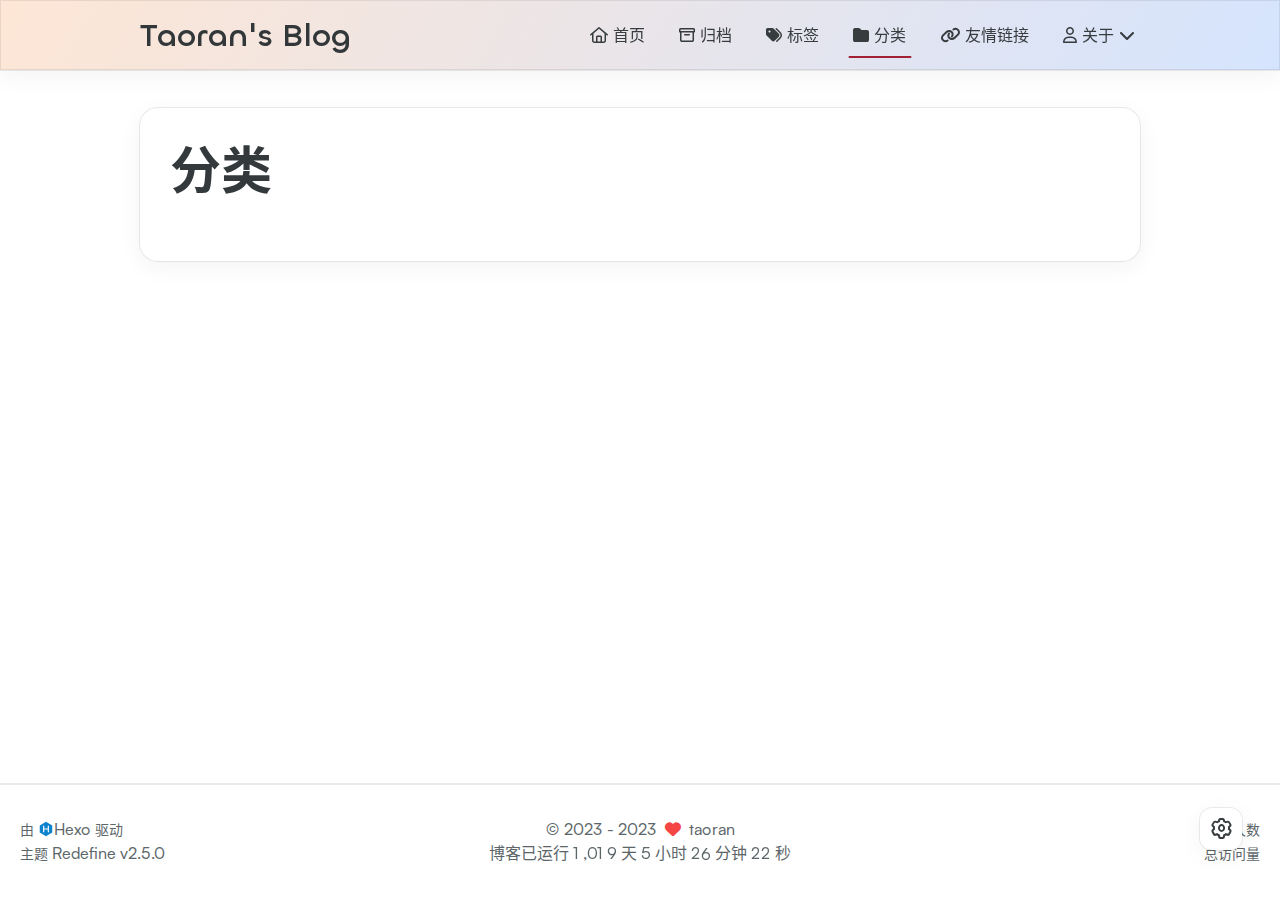
<file: categories/index.html>
<!DOCTYPE html>
<html lang="zh-CN">
<head>
    <meta charset="utf-8">
    <meta name="viewport" content="width=device-width, initial-scale=1">
    <meta name="keywords" content="Hexo Theme Redefine">
    
    <meta name="author" content="taoran">
    <!-- preconnect -->
    <link rel="preconnect" href="https://fonts.googleapis.com">
    <link rel="preconnect" href="https://fonts.gstatic.com" crossorigin>

    
    <!--- Seo Part-->
    
    <link rel="canonical" href="https://tttran67.github.io/categories/"/>
    <meta name="robots" content="index,follow">
    <meta name="googlebot" content="index,follow">
    <meta name="revisit-after" content="1 days">
    
        <meta name="description" content="���ڼ�¼�ͷ���">
<meta property="og:type" content="website">
<meta property="og:title" content="categories">
<meta property="og:url" content="https://tttran67.github.io/categories/index.html">
<meta property="og:site_name" content="��Ȼ��С��">
<meta property="og:description" content="���ڼ�¼�ͷ���">
<meta property="og:locale" content="zh_CN">
<meta property="article:published_time" content="2023-10-11T10:31:34.000Z">
<meta property="article:modified_time" content="2023-10-11T10:31:34.577Z">
<meta property="article:author" content="��Ȼ">
<meta name="twitter:card" content="summary">
    
    
    <!--- Icon Part-->
    <link rel="icon" type="image/png" href="/images/redefine-favicon.svg" sizes="192x192">
    <link rel="apple-touch-icon" sizes="180x180" href="/images/redefine-favicon.svg">
    <meta name="theme-color" content="#A31F34">
    <link rel="shortcut icon" href="/images/redefine-favicon.svg">
    <!--- Page Info-->
    
    <title>
        
            分类 -
        
        Taoran&#39;s Blog
    </title>
    
<link rel="stylesheet" href="/css/style.css">


    
        
<link rel="stylesheet" href="/assets/build/styles.css">

    

    
<link rel="stylesheet" href="/fonts/fonts.css">

    
<link rel="stylesheet" href="/fonts/Satoshi/satoshi.css">

    
<link rel="stylesheet" href="/fonts/Chillax/chillax.css">

    <!--- Font Part-->
    
    
    
    

    <!--- Inject Part-->
    
    <script id="hexo-configurations">
    window.config = {"hostname":"tttran67.github.io","root":"/","language":"zh-CN"};
    window.theme = {"articles":{"style":{"font_size":"16px","line_height":1.5,"image_border_radius":"14px","image_alignment":"center","image_caption":false,"link_icon":true},"word_count":{"enable":true,"count":true,"min2read":true},"author_label":{"enable":true,"auto":false,"list":[]},"code_block":{"copy":true,"style":"mac","font":{"enable":false,"family":null,"url":null}},"toc":{"enable":true,"max_depth":3,"number":false,"expand":true,"init_open":true},"copyright":true,"lazyload":true,"recommendation":{"enable":false,"title":"推荐阅读","limit":3,"mobile_limit":2,"placeholder":"/images/wallhaven-wqery6-light.webp","skip_dirs":[]}},"colors":{"primary":"#A31F34","secondary":null},"global":{"fonts":{"chinese":{"enable":false,"family":null,"url":null},"english":{"enable":false,"family":null,"url":null}},"content_max_width":"1000px","sidebar_width":"210px","hover":{"shadow":true,"scale":false},"scroll_progress":{"bar":true,"percentage":true},"website_counter":{"url":"https://busuanzi.ibruce.info/busuanzi/2.3/busuanzi.pure.mini.js","enable":true,"site_pv":true,"site_uv":true,"post_pv":true},"single_page":true,"open_graph":true,"google_analytics":{"enable":false,"id":null}},"home_banner":{"enable":true,"style":"fixed","image":{"light":"/images/wallhaven-wqery6-light.webp","dark":"/images/wallhaven-wqery6-dark.webp"},"title":"陶然亭","subtitle":{"text":["Loading..."],"hitokoto":{"enable":true,"api":"https://v1.hitokoto.cn"},"typing_speed":100,"backing_speed":80,"starting_delay":500,"backing_delay":1500,"loop":true,"smart_backspace":true},"text_color":{"light":"#fff","dark":"#d1d1b6"},"text_style":{"title_size":"2.8rem","subtitle_size":"1.5rem","line_height":1.2},"custom_font":{"enable":false,"family":null,"url":null},"social_links":{"enable":true,"links":{"github":"https://github.com/tttran67","instagram":null,"zhihu":null,"twitter":null,"email":"805926731@qq.com"},"qrs":{"weixin":null}}},"plugins":{"feed":{"enable":false},"aplayer":{"enable":false,"type":"fixed","audios":[{"name":null,"artist":null,"url":null,"cover":null}]},"mermaid":{"enable":false,"version":"9.3.0"}},"version":"2.5.0","navbar":{"auto_hide":false,"color":{"left":"#f78736","right":"#367df7","transparency":35},"links":{"Home":{"path":"/","icon":"fa-regular fa-home"},"Archives":{"path":"/archives","icon":"fa-regular fa-archive"},"Tags":{"icon":"fa-solid fa-tags","path":"/tags/"},"Categories":{"icon":"fa-solid fa-folder","path":"/categories/"},"Friends":{"icon":"fa-solid fa-link","path":"/links/"},"About":{"icon":"fa-regular fa-user","submenus":{"Me":"/about","Github":"https://github.com/tttran67","Blog":"https://tttran67.github.io"}}},"search":{"enable":false,"preload":true}},"page_templates":{"friends_column":2,"tags_style":"blur"},"home":{"sidebar":{"enable":true,"position":"left","first_item":"menu, info","announcement":null,"links":{"Archives":{"path":"/archives","icon":"fa-regular fa-archive"},"Tags":{"path":"/tags","icon":"fa-regular fa-tags"},"Categories":{"path":"/categories","icon":"fa-regular fa-folder"}}},"article_date_format":"auto","categories":{"enable":true,"limit":3},"tags":{"enable":true,"limit":3}},"footerStart":"2023/10/11 10:04:04"};
    window.lang_ago = {"second":"%s 秒前","minute":"%s 分钟前","hour":"%s 小时前","day":"%s 天前","week":"%s 周前","month":"%s 个月前","year":"%s 年前"};
    window.data = {"masonry":false};
  </script>
    
    <!--- Fontawesome Part-->
    
<link rel="stylesheet" href="/fontawesome/fontawesome.min.css">

    
<link rel="stylesheet" href="/fontawesome/brands.min.css">

    
<link rel="stylesheet" href="/fontawesome/solid.min.css">

    
<link rel="stylesheet" href="/fontawesome/regular.min.css">

    
    
    
    
<meta name="generator" content="Hexo 6.3.0"></head>


<body>
<div class="progress-bar-container">
    
        <span class="scroll-progress-bar"></span>
    

    
        <span class="pjax-progress-bar"></span>
        <span class="swup-progress-icon">
            <i class="fa-solid fa-circle-notch fa-spin"></i>
        </span>
    
</div>


<main class="page-container" id="swup">

    

    <div class="main-content-container">


        <div class="main-content-header">
            <header class="navbar-container">
    
    <div class="navbar-content">
        <div class="left">
            
            <a class="logo-title" href="/">
                
                Taoran&#39;s Blog
                
            </a>
        </div>

        <div class="right">
            <!-- PC -->
            <div class="desktop">
                <ul class="navbar-list">
                    
                        
                            <li class="navbar-item">
                                <!-- Menu -->
                                <a class="" 
                                    href="/"  >
                                    
                                        
                                            <i class="fa-regular fa-home"></i>
                                        
                                        首页
                                    
                                </a>
                                <!-- Submenu -->
                                
                            </li>
                    
                        
                            <li class="navbar-item">
                                <!-- Menu -->
                                <a class="" 
                                    href="/archives"  >
                                    
                                        
                                            <i class="fa-regular fa-archive"></i>
                                        
                                        归档
                                    
                                </a>
                                <!-- Submenu -->
                                
                            </li>
                    
                        
                            <li class="navbar-item">
                                <!-- Menu -->
                                <a class="" 
                                    href="/tags/"  >
                                    
                                        
                                            <i class="fa-solid fa-tags"></i>
                                        
                                        标签
                                    
                                </a>
                                <!-- Submenu -->
                                
                            </li>
                    
                        
                            <li class="navbar-item">
                                <!-- Menu -->
                                <a class="active" 
                                    href="/categories/"  >
                                    
                                        
                                            <i class="fa-solid fa-folder"></i>
                                        
                                        分类
                                    
                                </a>
                                <!-- Submenu -->
                                
                            </li>
                    
                        
                            <li class="navbar-item">
                                <!-- Menu -->
                                <a class="" 
                                    href="/links/"  >
                                    
                                        
                                            <i class="fa-solid fa-link"></i>
                                        
                                        友情链接
                                    
                                </a>
                                <!-- Submenu -->
                                
                            </li>
                    
                        
                            <li class="navbar-item">
                                <!-- Menu -->
                                <a class="has-dropdown" 
                                    href="#" onClick="return false;">
                                    
                                        
                                            <i class="fa-regular fa-user"></i>
                                        
                                        关于&nbsp;<i class="fa-solid fa-chevron-down"></i>
                                    
                                </a>
                                <!-- Submenu -->
                                
                                    <ul class="sub-menu">
                                    
                                        <li>
                                        <a href="/about">ME
                                        </a>
                                        </li>
                                    
                                        <li>
                                        <a target="_blank" rel="noopener" href="https://github.com/tttran67">GITHUB
                                        </a>
                                        </li>
                                    
                                        <li>
                                        <a href="https://tttran67.github.io">BLOG
                                        </a>
                                        </li>
                                    
                                    </ul>
                                
                            </li>
                    
                    
                </ul>
            </div>
            <!-- Mobile -->
            <div class="mobile">
                
                <div class="icon-item navbar-bar">
                    <div class="navbar-bar-middle"></div>
                </div>
            </div>
        </div>
    </div>

    <!-- Mobile drawer -->
    <div class="navbar-drawer w-full absolute top-0 left-0 bg-background-color">
        <ul class="drawer-navbar-list flex flex-col justify-start items-center">
            
                
                    <li class="drawer-navbar-item text-base my-1.5 flex justify-center items-center">
                        <a class="rounded-3xl py-1.5 px-5 hover:border hover:!text-primary active:!text-primary group " 
                        href="/"  >
                             
                                
                                    <i class="fa-regular fa-home"></i>
                                
                                首页
                            
                        </a>
                    </li>
                    <!-- Submenu -->
                    
            
                
                    <li class="drawer-navbar-item text-base my-1.5 flex justify-center items-center">
                        <a class="rounded-3xl py-1.5 px-5 hover:border hover:!text-primary active:!text-primary group " 
                        href="/archives"  >
                             
                                
                                    <i class="fa-regular fa-archive"></i>
                                
                                归档
                            
                        </a>
                    </li>
                    <!-- Submenu -->
                    
            
                
                    <li class="drawer-navbar-item text-base my-1.5 flex justify-center items-center">
                        <a class="rounded-3xl py-1.5 px-5 hover:border hover:!text-primary active:!text-primary group " 
                        href="/tags/"  >
                             
                                
                                    <i class="fa-solid fa-tags"></i>
                                
                                标签
                            
                        </a>
                    </li>
                    <!-- Submenu -->
                    
            
                
                    <li class="drawer-navbar-item text-base my-1.5 flex justify-center items-center">
                        <a class="rounded-3xl py-1.5 px-5 hover:border hover:!text-primary active:!text-primary group active" 
                        href="/categories/"  >
                             
                                
                                    <i class="fa-solid fa-folder"></i>
                                
                                分类
                            
                        </a>
                    </li>
                    <!-- Submenu -->
                    
            
                
                    <li class="drawer-navbar-item text-base my-1.5 flex justify-center items-center">
                        <a class="rounded-3xl py-1.5 px-5 hover:border hover:!text-primary active:!text-primary group " 
                        href="/links/"  >
                             
                                
                                    <i class="fa-solid fa-link"></i>
                                
                                友情链接
                            
                        </a>
                    </li>
                    <!-- Submenu -->
                    
            
                
                    <li class="drawer-navbar-item text-base my-1.5 flex justify-center items-center">
                        <a class="rounded-3xl py-1.5 px-5 hover:border hover:!text-primary active:!text-primary group has-dropdown" 
                        href="#" onClick="return false;">
                            
                                
                                    <i class="fa-regular fa-user"></i>
                                
                                关于&nbsp;<i class="group-hover:rotate-180 transition-transform fa-solid fa-chevron-down"></i>
                            
                        </a>
                    </li>
                    <!-- Submenu -->
                              
                        
                            <li class="drawer-navbar-item text-base flex justify-center items-center hover:underline active:underline hover:underline-offset-1 rounded-3xl">
                                <a class="py-0.5" href="/about">ME</a>
                            </li>
                        
                            <li class="drawer-navbar-item text-base flex justify-center items-center hover:underline active:underline hover:underline-offset-1 rounded-3xl">
                                <a class="py-0.5" target="_blank" rel="noopener" href="https://github.com/tttran67">GITHUB</a>
                            </li>
                        
                            <li class="drawer-navbar-item text-base flex justify-center items-center hover:underline active:underline hover:underline-offset-1 rounded-3xl">
                                <a class="py-0.5" href="https://tttran67.github.io">BLOG</a>
                            </li>
                        
                    
            

        </ul>
    </div>

    <div class="window-mask"></div>

</header>


        </div>

        <div class="main-content-body">

            

            <div class="main-content">

                
                    <div class="category-list-container">
	<div >
		<h1 class="category-header">
			分类
		</h1>
	</div>
	<div class="category-list-content">
		
	</div>
	<div class="category-comments">
		
	</div>
</div>


                

            </div>

            

        </div>

        <div class="main-content-footer">
            <footer class="footer mt-5 py-5 h-auto text-base text-third-text-color relative border-t-2 border-t-border-color">
    <div class="info-container py-3 text-center">
        
        <div class="text-center">
            &copy;
            
              <span>2023</span>
              -
            
            2023&nbsp;&nbsp;<i class="fa-solid fa-heart fa-beat" style="--fa-animation-duration: 0.5s; color: #f54545"></i>&nbsp;&nbsp;<a href="/">taoran</a>
        </div>
        
            <script data-swup-reload-script src="https://busuanzi.ibruce.info/busuanzi/2.3/busuanzi.pure.mini.js"></script>
            <div class="relative text-center lg:absolute lg:right-[20px] lg:top-1/2 lg:-translate-y-1/2 lg:text-right">
                
                    <span id="busuanzi_container_site_uv" class="lg:!block">
                        <span class="text-sm">访问人数</span>
                        <span id="busuanzi_value_site_uv"></span>
                    </span>
                
                
                    <span id="busuanzi_container_site_pv" class="lg:!block">
                        <span class="text-sm">总访问量</span>
                        <span id="busuanzi_value_site_pv"></span>
                    </span>
                
            </div>
        
        <div class="relative text-center lg:absolute lg:left-[20px] lg:top-1/2 lg:-translate-y-1/2 lg:text-left">
            <span class="lg:block text-sm">由 <?xml version="1.0" encoding="utf-8"?><!DOCTYPE svg PUBLIC "-//W3C//DTD SVG 1.1//EN" "http://www.w3.org/Graphics/SVG/1.1/DTD/svg11.dtd"><svg class="relative top-[2px] inline-block align-baseline" version="1.1" id="圖層_1" xmlns="http://www.w3.org/2000/svg" xmlns:xlink="http://www.w3.org/1999/xlink" x="0px" y="0px" width="1rem" height="1rem" viewBox="0 0 512 512" enable-background="new 0 0 512 512" xml:space="preserve"><path fill="#0E83CD" d="M256.4,25.8l-200,115.5L56,371.5l199.6,114.7l200-115.5l0.4-230.2L256.4,25.8z M349,354.6l-18.4,10.7l-18.6-11V275H200v79.6l-18.4,10.7l-18.6-11v-197l18.5-10.6l18.5,10.8V237h112v-79.6l18.5-10.6l18.5,10.8V354.6z"/></svg><a target="_blank" class="text-base" href="https://hexo.io">Hexo</a> 驱动</span>
            <span class="text-sm lg:block">主题&nbsp;<a class="text-base" target="_blank" href="https://github.com/EvanNotFound/hexo-theme-redefine">Redefine v2.5.0</a></span>
        </div>
        
        
            <div>
                博客已运行 <span class="odometer" id="runtime_days" ></span> 天 <span class="odometer" id="runtime_hours"></span> 小时 <span class="odometer" id="runtime_minutes"></span> 分钟 <span class="odometer" id="runtime_seconds"></span> 秒
            </div>
        
        
            <script data-swup-reload-script>
                try {
                    function odometer_init() {
                    const elements = document.querySelectorAll('.odometer');
                    elements.forEach(el => {
                        new Odometer({
                            el,
                            format: '( ddd).dd',
                            duration: 200
                        });
                    });
                    }
                    odometer_init();
                } catch (error) {}
            </script>
        
        
        
    </div>  
</footer>
        </div>
    </div>

    

    <div class="right-side-tools-container">
        <div class="side-tools-container">
    <ul class="hidden-tools-list">
        <li class="right-bottom-tools tool-font-adjust-plus flex justify-center items-center">
            <i class="fa-regular fa-magnifying-glass-plus"></i>
        </li>

        <li class="right-bottom-tools tool-font-adjust-minus flex justify-center items-center">
            <i class="fa-regular fa-magnifying-glass-minus"></i>
        </li>

        <li class="right-bottom-tools tool-dark-light-toggle flex justify-center items-center">
            <i class="fa-regular fa-moon"></i>
        </li>

        <!-- rss -->
        

        

        <li class="right-bottom-tools tool-scroll-to-bottom flex justify-center items-center">
            <i class="fa-regular fa-arrow-down"></i>
        </li>
    </ul>

    <ul class="visible-tools-list">
        <li class="right-bottom-tools toggle-tools-list flex justify-center items-center">
            <i class="fa-regular fa-cog fa-spin"></i>
        </li>
        
            <li class="right-bottom-tools tool-scroll-to-top flex justify-center items-center">
                <i class="arrow-up fas fa-arrow-up"></i>
                <span class="percent"></span>
            </li>
        
        
    </ul>
</div>

    </div>

    <div class="image-viewer-container">
    <img src="">
</div>


    

</main>


    
<script src="/js/libs/Swup.min.js"></script>

<script src="/js/libs/SwupSlideTheme.min.js"></script>

<script src="/js/libs/SwupScriptsPlugin.min.js"></script>

<script src="/js/libs/SwupProgressPlugin.min.js"></script>

<script src="/js/libs/SwupScrollPlugin.min.js"></script>

<script src="/js/libs/SwupPreloadPlugin.min.js"></script>

<script>
    const swup = new Swup({
        plugins: [
            new SwupScriptsPlugin({
                optin: true,
            }),
            new SwupProgressPlugin(),
            new SwupScrollPlugin({
                offset: 80,
            }),
            new SwupSlideTheme({
                mainElement: ".main-content-body",
            }),
            new SwupPreloadPlugin(),
        ],
        containers: ["#swup"],
    });
</script>







<script src="/js/tools/imageViewer.js" type="module"></script>

<script src="/js/utils.js" type="module"></script>

<script src="/js/main.js" type="module"></script>

<script src="/js/layouts/navbarShrink.js" type="module"></script>

<script src="/js/tools/scrollTopBottom.js" type="module"></script>

<script src="/js/tools/lightDarkSwitch.js" type="module"></script>

<script src="/js/layouts/categoryList.js" type="module"></script>





    
<script src="/js/tools/codeBlock.js" type="module"></script>




    
<script src="/js/layouts/lazyload.js" type="module"></script>




    
<script src="/js/tools/runtime.js"></script>

    
<script src="/js/libs/odometer.min.js"></script>

    
<link rel="stylesheet" href="/assets/odometer-theme-minimal.css">




  
<script src="/js/libs/Typed.min.js"></script>

  
<script src="/js/plugins/typed.js" type="module"></script>







<div class="post-scripts" data-swup-reload-script>
    
        
<script src="/js/libs/anime.min.js"></script>

        
<script src="/js/tools/tocToggle.js" type="module"></script>

<script src="/js/layouts/toc.js" type="module"></script>

<script src="/js/plugins/tabs.js" type="module"></script>

    
</div>


</body>
</html>
</file>
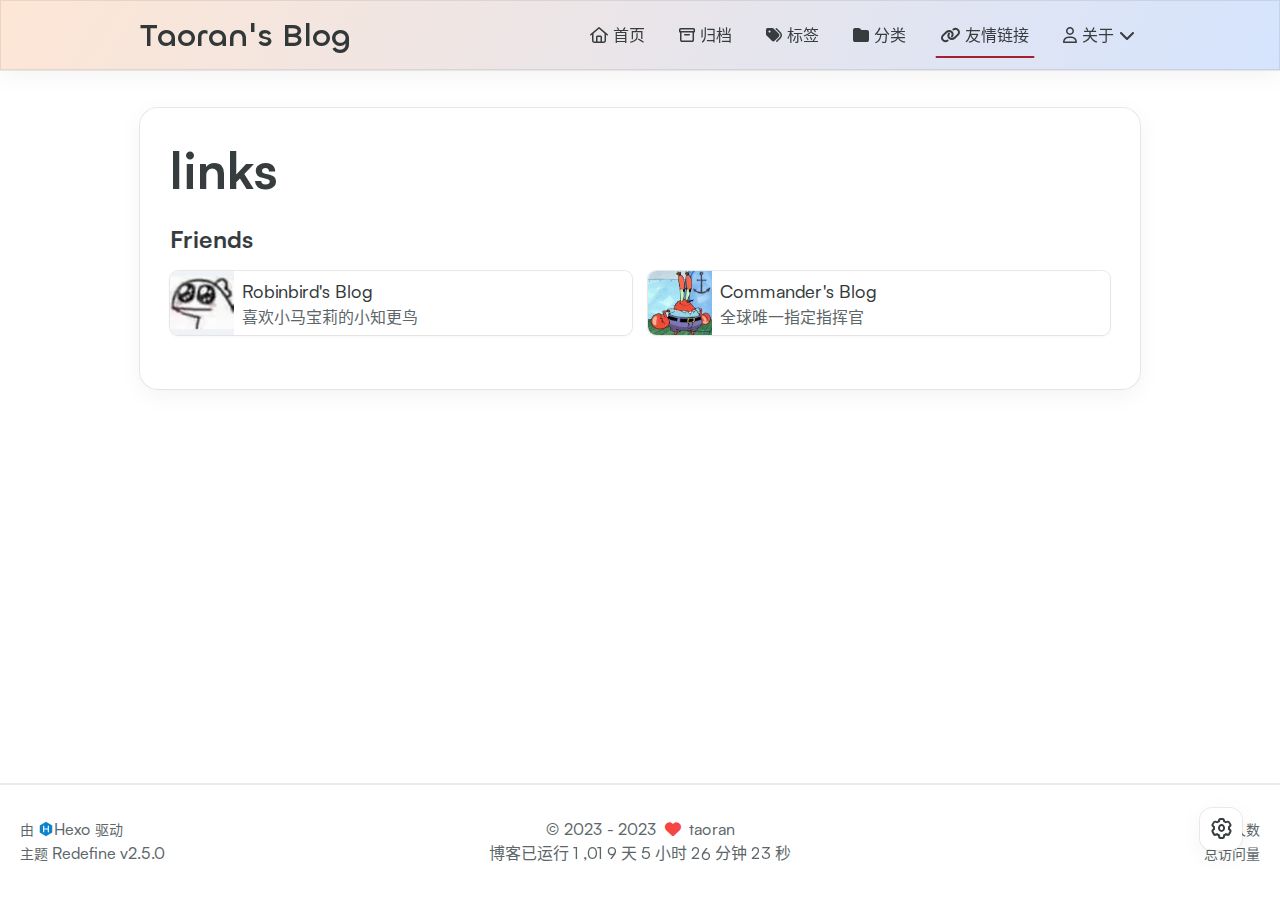
<file: links/index.html>
<!DOCTYPE html>
<html lang="zh-CN">
<head>
    <meta charset="utf-8">
    <meta name="viewport" content="width=device-width, initial-scale=1">
    <meta name="keywords" content="Hexo Theme Redefine">
    
    <meta name="author" content="taoran">
    <!-- preconnect -->
    <link rel="preconnect" href="https://fonts.googleapis.com">
    <link rel="preconnect" href="https://fonts.gstatic.com" crossorigin>

    
    <!--- Seo Part-->
    
    <link rel="canonical" href="https://tttran67.github.io/links/"/>
    <meta name="robots" content="index,follow">
    <meta name="googlebot" content="index,follow">
    <meta name="revisit-after" content="1 days">
    
        <meta name="description" content="���ڼ�¼�ͷ���">
<meta property="og:type" content="website">
<meta property="og:title" content="links">
<meta property="og:url" content="https://tttran67.github.io/links/index.html">
<meta property="og:site_name" content="��Ȼ��С��">
<meta property="og:description" content="���ڼ�¼�ͷ���">
<meta property="og:locale" content="zh_CN">
<meta property="article:published_time" content="2023-10-11T09:15:55.000Z">
<meta property="article:modified_time" content="2023-10-11T09:15:55.913Z">
<meta property="article:author" content="��Ȼ">
<meta name="twitter:card" content="summary">
    
    
    <!--- Icon Part-->
    <link rel="icon" type="image/png" href="/images/redefine-favicon.svg" sizes="192x192">
    <link rel="apple-touch-icon" sizes="180x180" href="/images/redefine-favicon.svg">
    <meta name="theme-color" content="#A31F34">
    <link rel="shortcut icon" href="/images/redefine-favicon.svg">
    <!--- Page Info-->
    
    <title>
        
            链接 -
        
        Taoran&#39;s Blog
    </title>
    
<link rel="stylesheet" href="/css/style.css">


    
        
<link rel="stylesheet" href="/assets/build/styles.css">

    

    
<link rel="stylesheet" href="/fonts/fonts.css">

    
<link rel="stylesheet" href="/fonts/Satoshi/satoshi.css">

    
<link rel="stylesheet" href="/fonts/Chillax/chillax.css">

    <!--- Font Part-->
    
    
    
    

    <!--- Inject Part-->
    
    <script id="hexo-configurations">
    window.config = {"hostname":"tttran67.github.io","root":"/","language":"zh-CN"};
    window.theme = {"articles":{"style":{"font_size":"16px","line_height":1.5,"image_border_radius":"14px","image_alignment":"center","image_caption":false,"link_icon":true},"word_count":{"enable":true,"count":true,"min2read":true},"author_label":{"enable":true,"auto":false,"list":[]},"code_block":{"copy":true,"style":"mac","font":{"enable":false,"family":null,"url":null}},"toc":{"enable":true,"max_depth":3,"number":false,"expand":true,"init_open":true},"copyright":true,"lazyload":true,"recommendation":{"enable":false,"title":"推荐阅读","limit":3,"mobile_limit":2,"placeholder":"/images/wallhaven-wqery6-light.webp","skip_dirs":[]}},"colors":{"primary":"#A31F34","secondary":null},"global":{"fonts":{"chinese":{"enable":false,"family":null,"url":null},"english":{"enable":false,"family":null,"url":null}},"content_max_width":"1000px","sidebar_width":"210px","hover":{"shadow":true,"scale":false},"scroll_progress":{"bar":true,"percentage":true},"website_counter":{"url":"https://busuanzi.ibruce.info/busuanzi/2.3/busuanzi.pure.mini.js","enable":true,"site_pv":true,"site_uv":true,"post_pv":true},"single_page":true,"open_graph":true,"google_analytics":{"enable":false,"id":null}},"home_banner":{"enable":true,"style":"fixed","image":{"light":"/images/wallhaven-wqery6-light.webp","dark":"/images/wallhaven-wqery6-dark.webp"},"title":"陶然亭","subtitle":{"text":["Loading..."],"hitokoto":{"enable":true,"api":"https://v1.hitokoto.cn"},"typing_speed":100,"backing_speed":80,"starting_delay":500,"backing_delay":1500,"loop":true,"smart_backspace":true},"text_color":{"light":"#fff","dark":"#d1d1b6"},"text_style":{"title_size":"2.8rem","subtitle_size":"1.5rem","line_height":1.2},"custom_font":{"enable":false,"family":null,"url":null},"social_links":{"enable":true,"links":{"github":"https://github.com/tttran67","instagram":null,"zhihu":null,"twitter":null,"email":"805926731@qq.com"},"qrs":{"weixin":null}}},"plugins":{"feed":{"enable":false},"aplayer":{"enable":false,"type":"fixed","audios":[{"name":null,"artist":null,"url":null,"cover":null}]},"mermaid":{"enable":false,"version":"9.3.0"}},"version":"2.5.0","navbar":{"auto_hide":false,"color":{"left":"#f78736","right":"#367df7","transparency":35},"links":{"Home":{"path":"/","icon":"fa-regular fa-home"},"Archives":{"path":"/archives","icon":"fa-regular fa-archive"},"Tags":{"icon":"fa-solid fa-tags","path":"/tags/"},"Categories":{"icon":"fa-solid fa-folder","path":"/categories/"},"Friends":{"icon":"fa-solid fa-link","path":"/links/"},"About":{"icon":"fa-regular fa-user","submenus":{"Me":"/about","Github":"https://github.com/tttran67","Blog":"https://tttran67.github.io"}}},"search":{"enable":false,"preload":true}},"page_templates":{"friends_column":2,"tags_style":"blur"},"home":{"sidebar":{"enable":true,"position":"left","first_item":"menu, info","announcement":null,"links":{"Archives":{"path":"/archives","icon":"fa-regular fa-archive"},"Tags":{"path":"/tags","icon":"fa-regular fa-tags"},"Categories":{"path":"/categories","icon":"fa-regular fa-folder"}}},"article_date_format":"auto","categories":{"enable":true,"limit":3},"tags":{"enable":true,"limit":3}},"footerStart":"2023/10/11 10:04:04"};
    window.lang_ago = {"second":"%s 秒前","minute":"%s 分钟前","hour":"%s 小时前","day":"%s 天前","week":"%s 周前","month":"%s 个月前","year":"%s 年前"};
    window.data = {"masonry":false};
  </script>
    
    <!--- Fontawesome Part-->
    
<link rel="stylesheet" href="/fontawesome/fontawesome.min.css">

    
<link rel="stylesheet" href="/fontawesome/brands.min.css">

    
<link rel="stylesheet" href="/fontawesome/solid.min.css">

    
<link rel="stylesheet" href="/fontawesome/regular.min.css">

    
    
    
    
<meta name="generator" content="Hexo 6.3.0"></head>


<body>
<div class="progress-bar-container">
    
        <span class="scroll-progress-bar"></span>
    

    
        <span class="pjax-progress-bar"></span>
        <span class="swup-progress-icon">
            <i class="fa-solid fa-circle-notch fa-spin"></i>
        </span>
    
</div>


<main class="page-container" id="swup">

    

    <div class="main-content-container">


        <div class="main-content-header">
            <header class="navbar-container">
    
    <div class="navbar-content">
        <div class="left">
            
            <a class="logo-title" href="/">
                
                Taoran&#39;s Blog
                
            </a>
        </div>

        <div class="right">
            <!-- PC -->
            <div class="desktop">
                <ul class="navbar-list">
                    
                        
                            <li class="navbar-item">
                                <!-- Menu -->
                                <a class="" 
                                    href="/"  >
                                    
                                        
                                            <i class="fa-regular fa-home"></i>
                                        
                                        首页
                                    
                                </a>
                                <!-- Submenu -->
                                
                            </li>
                    
                        
                            <li class="navbar-item">
                                <!-- Menu -->
                                <a class="" 
                                    href="/archives"  >
                                    
                                        
                                            <i class="fa-regular fa-archive"></i>
                                        
                                        归档
                                    
                                </a>
                                <!-- Submenu -->
                                
                            </li>
                    
                        
                            <li class="navbar-item">
                                <!-- Menu -->
                                <a class="" 
                                    href="/tags/"  >
                                    
                                        
                                            <i class="fa-solid fa-tags"></i>
                                        
                                        标签
                                    
                                </a>
                                <!-- Submenu -->
                                
                            </li>
                    
                        
                            <li class="navbar-item">
                                <!-- Menu -->
                                <a class="" 
                                    href="/categories/"  >
                                    
                                        
                                            <i class="fa-solid fa-folder"></i>
                                        
                                        分类
                                    
                                </a>
                                <!-- Submenu -->
                                
                            </li>
                    
                        
                            <li class="navbar-item">
                                <!-- Menu -->
                                <a class="active" 
                                    href="/links/"  >
                                    
                                        
                                            <i class="fa-solid fa-link"></i>
                                        
                                        友情链接
                                    
                                </a>
                                <!-- Submenu -->
                                
                            </li>
                    
                        
                            <li class="navbar-item">
                                <!-- Menu -->
                                <a class="has-dropdown" 
                                    href="#" onClick="return false;">
                                    
                                        
                                            <i class="fa-regular fa-user"></i>
                                        
                                        关于&nbsp;<i class="fa-solid fa-chevron-down"></i>
                                    
                                </a>
                                <!-- Submenu -->
                                
                                    <ul class="sub-menu">
                                    
                                        <li>
                                        <a href="/about">ME
                                        </a>
                                        </li>
                                    
                                        <li>
                                        <a target="_blank" rel="noopener" href="https://github.com/tttran67">GITHUB
                                        </a>
                                        </li>
                                    
                                        <li>
                                        <a href="https://tttran67.github.io">BLOG
                                        </a>
                                        </li>
                                    
                                    </ul>
                                
                            </li>
                    
                    
                </ul>
            </div>
            <!-- Mobile -->
            <div class="mobile">
                
                <div class="icon-item navbar-bar">
                    <div class="navbar-bar-middle"></div>
                </div>
            </div>
        </div>
    </div>

    <!-- Mobile drawer -->
    <div class="navbar-drawer w-full absolute top-0 left-0 bg-background-color">
        <ul class="drawer-navbar-list flex flex-col justify-start items-center">
            
                
                    <li class="drawer-navbar-item text-base my-1.5 flex justify-center items-center">
                        <a class="rounded-3xl py-1.5 px-5 hover:border hover:!text-primary active:!text-primary group " 
                        href="/"  >
                             
                                
                                    <i class="fa-regular fa-home"></i>
                                
                                首页
                            
                        </a>
                    </li>
                    <!-- Submenu -->
                    
            
                
                    <li class="drawer-navbar-item text-base my-1.5 flex justify-center items-center">
                        <a class="rounded-3xl py-1.5 px-5 hover:border hover:!text-primary active:!text-primary group " 
                        href="/archives"  >
                             
                                
                                    <i class="fa-regular fa-archive"></i>
                                
                                归档
                            
                        </a>
                    </li>
                    <!-- Submenu -->
                    
            
                
                    <li class="drawer-navbar-item text-base my-1.5 flex justify-center items-center">
                        <a class="rounded-3xl py-1.5 px-5 hover:border hover:!text-primary active:!text-primary group " 
                        href="/tags/"  >
                             
                                
                                    <i class="fa-solid fa-tags"></i>
                                
                                标签
                            
                        </a>
                    </li>
                    <!-- Submenu -->
                    
            
                
                    <li class="drawer-navbar-item text-base my-1.5 flex justify-center items-center">
                        <a class="rounded-3xl py-1.5 px-5 hover:border hover:!text-primary active:!text-primary group " 
                        href="/categories/"  >
                             
                                
                                    <i class="fa-solid fa-folder"></i>
                                
                                分类
                            
                        </a>
                    </li>
                    <!-- Submenu -->
                    
            
                
                    <li class="drawer-navbar-item text-base my-1.5 flex justify-center items-center">
                        <a class="rounded-3xl py-1.5 px-5 hover:border hover:!text-primary active:!text-primary group active" 
                        href="/links/"  >
                             
                                
                                    <i class="fa-solid fa-link"></i>
                                
                                友情链接
                            
                        </a>
                    </li>
                    <!-- Submenu -->
                    
            
                
                    <li class="drawer-navbar-item text-base my-1.5 flex justify-center items-center">
                        <a class="rounded-3xl py-1.5 px-5 hover:border hover:!text-primary active:!text-primary group has-dropdown" 
                        href="#" onClick="return false;">
                            
                                
                                    <i class="fa-regular fa-user"></i>
                                
                                关于&nbsp;<i class="group-hover:rotate-180 transition-transform fa-solid fa-chevron-down"></i>
                            
                        </a>
                    </li>
                    <!-- Submenu -->
                              
                        
                            <li class="drawer-navbar-item text-base flex justify-center items-center hover:underline active:underline hover:underline-offset-1 rounded-3xl">
                                <a class="py-0.5" href="/about">ME</a>
                            </li>
                        
                            <li class="drawer-navbar-item text-base flex justify-center items-center hover:underline active:underline hover:underline-offset-1 rounded-3xl">
                                <a class="py-0.5" target="_blank" rel="noopener" href="https://github.com/tttran67">GITHUB</a>
                            </li>
                        
                            <li class="drawer-navbar-item text-base flex justify-center items-center hover:underline active:underline hover:underline-offset-1 rounded-3xl">
                                <a class="py-0.5" href="https://tttran67.github.io">BLOG</a>
                            </li>
                        
                    
            

        </ul>
    </div>

    <div class="window-mask"></div>

</header>


        </div>

        <div class="main-content-body">

            

            <div class="main-content">

                
                    <div class="page-template-container">
    
    
    
        <div class="friends-link-container flex flex-col">
    <h1 class="text-[3.2rem] mt-1.5 mb-5 font-bold leading-[1]">links</h1>
    
        <div class="mt-2 mb-4">
            <h2 class="text-2xl font-bold">Friends</h2>
        </div>
        
        <ul class="grid mb-6 gap-4 grid-cols-2">
            
                <li class="group transform scale-100 transition-transform duration-100 ease-linear active:scale-95">
                    <a target="_blank" rel="noopener" href="https://robin-bird-go.github.io/">
                        <div class="flex flex-row items-center gap-1 sm:gap-2 overflow-hidden min-w-0 rounded-lg redefine-box-shadow-flat">
                            <div class="h-16 w-16 rounded-bl-lg bg-third-background-color">
                                
                                    <img class="rounded-l-lg h-16 w-16 max-w-none"
                                         src="/images/bird.jpg"
                                         onerror="this.style.display='none'"
                                    >
                                
                            </div>
                            <div class="flex flex-col min-w-0">
                                <div class="text-lg text-second-text-color ellipsis group-hover:!text-primary">Robinbird&#39;s Blog</div>
                                <div class="text-third-text-color ellipsis">喜欢小马宝莉的小知更鸟</div>
                            </div>
                        </div>
                    </a>
                </li>
            
                <li class="group transform scale-100 transition-transform duration-100 ease-linear active:scale-95">
                    <a target="_blank" rel="noopener" href="https://862316674.github.io/commander.blog/">
                        <div class="flex flex-row items-center gap-1 sm:gap-2 overflow-hidden min-w-0 rounded-lg redefine-box-shadow-flat">
                            <div class="h-16 w-16 rounded-bl-lg bg-third-background-color">
                                
                                    <img class="rounded-l-lg h-16 w-16 max-w-none"
                                         src="/images/commander.jpg"
                                         onerror="this.style.display='none'"
                                    >
                                
                            </div>
                            <div class="flex flex-col min-w-0">
                                <div class="text-lg text-second-text-color ellipsis group-hover:!text-primary">Commander&#39;s Blog</div>
                                <div class="text-third-text-color ellipsis">全球唯一指定指挥官</div>
                            </div>
                        </div>
                    </a>
                </li>
            
        </ul>
        
    
    <div class="clear"></div>
</div>

    
    <div class="page-template-content markdown-body">
        
            
        
    </div>
    <div class="page-template-comments">
        
    </div>
</div>


                

            </div>

            

        </div>

        <div class="main-content-footer">
            <footer class="footer mt-5 py-5 h-auto text-base text-third-text-color relative border-t-2 border-t-border-color">
    <div class="info-container py-3 text-center">
        
        <div class="text-center">
            &copy;
            
              <span>2023</span>
              -
            
            2023&nbsp;&nbsp;<i class="fa-solid fa-heart fa-beat" style="--fa-animation-duration: 0.5s; color: #f54545"></i>&nbsp;&nbsp;<a href="/">taoran</a>
        </div>
        
            <script data-swup-reload-script src="https://busuanzi.ibruce.info/busuanzi/2.3/busuanzi.pure.mini.js"></script>
            <div class="relative text-center lg:absolute lg:right-[20px] lg:top-1/2 lg:-translate-y-1/2 lg:text-right">
                
                    <span id="busuanzi_container_site_uv" class="lg:!block">
                        <span class="text-sm">访问人数</span>
                        <span id="busuanzi_value_site_uv"></span>
                    </span>
                
                
                    <span id="busuanzi_container_site_pv" class="lg:!block">
                        <span class="text-sm">总访问量</span>
                        <span id="busuanzi_value_site_pv"></span>
                    </span>
                
            </div>
        
        <div class="relative text-center lg:absolute lg:left-[20px] lg:top-1/2 lg:-translate-y-1/2 lg:text-left">
            <span class="lg:block text-sm">由 <?xml version="1.0" encoding="utf-8"?><!DOCTYPE svg PUBLIC "-//W3C//DTD SVG 1.1//EN" "http://www.w3.org/Graphics/SVG/1.1/DTD/svg11.dtd"><svg class="relative top-[2px] inline-block align-baseline" version="1.1" id="圖層_1" xmlns="http://www.w3.org/2000/svg" xmlns:xlink="http://www.w3.org/1999/xlink" x="0px" y="0px" width="1rem" height="1rem" viewBox="0 0 512 512" enable-background="new 0 0 512 512" xml:space="preserve"><path fill="#0E83CD" d="M256.4,25.8l-200,115.5L56,371.5l199.6,114.7l200-115.5l0.4-230.2L256.4,25.8z M349,354.6l-18.4,10.7l-18.6-11V275H200v79.6l-18.4,10.7l-18.6-11v-197l18.5-10.6l18.5,10.8V237h112v-79.6l18.5-10.6l18.5,10.8V354.6z"/></svg><a target="_blank" class="text-base" href="https://hexo.io">Hexo</a> 驱动</span>
            <span class="text-sm lg:block">主题&nbsp;<a class="text-base" target="_blank" href="https://github.com/EvanNotFound/hexo-theme-redefine">Redefine v2.5.0</a></span>
        </div>
        
        
            <div>
                博客已运行 <span class="odometer" id="runtime_days" ></span> 天 <span class="odometer" id="runtime_hours"></span> 小时 <span class="odometer" id="runtime_minutes"></span> 分钟 <span class="odometer" id="runtime_seconds"></span> 秒
            </div>
        
        
            <script data-swup-reload-script>
                try {
                    function odometer_init() {
                    const elements = document.querySelectorAll('.odometer');
                    elements.forEach(el => {
                        new Odometer({
                            el,
                            format: '( ddd).dd',
                            duration: 200
                        });
                    });
                    }
                    odometer_init();
                } catch (error) {}
            </script>
        
        
        
    </div>  
</footer>
        </div>
    </div>

    

    <div class="right-side-tools-container">
        <div class="side-tools-container">
    <ul class="hidden-tools-list">
        <li class="right-bottom-tools tool-font-adjust-plus flex justify-center items-center">
            <i class="fa-regular fa-magnifying-glass-plus"></i>
        </li>

        <li class="right-bottom-tools tool-font-adjust-minus flex justify-center items-center">
            <i class="fa-regular fa-magnifying-glass-minus"></i>
        </li>

        <li class="right-bottom-tools tool-dark-light-toggle flex justify-center items-center">
            <i class="fa-regular fa-moon"></i>
        </li>

        <!-- rss -->
        

        

        <li class="right-bottom-tools tool-scroll-to-bottom flex justify-center items-center">
            <i class="fa-regular fa-arrow-down"></i>
        </li>
    </ul>

    <ul class="visible-tools-list">
        <li class="right-bottom-tools toggle-tools-list flex justify-center items-center">
            <i class="fa-regular fa-cog fa-spin"></i>
        </li>
        
            <li class="right-bottom-tools tool-scroll-to-top flex justify-center items-center">
                <i class="arrow-up fas fa-arrow-up"></i>
                <span class="percent"></span>
            </li>
        
        
    </ul>
</div>

    </div>

    <div class="image-viewer-container">
    <img src="">
</div>


    

</main>


    
<script src="/js/libs/Swup.min.js"></script>

<script src="/js/libs/SwupSlideTheme.min.js"></script>

<script src="/js/libs/SwupScriptsPlugin.min.js"></script>

<script src="/js/libs/SwupProgressPlugin.min.js"></script>

<script src="/js/libs/SwupScrollPlugin.min.js"></script>

<script src="/js/libs/SwupPreloadPlugin.min.js"></script>

<script>
    const swup = new Swup({
        plugins: [
            new SwupScriptsPlugin({
                optin: true,
            }),
            new SwupProgressPlugin(),
            new SwupScrollPlugin({
                offset: 80,
            }),
            new SwupSlideTheme({
                mainElement: ".main-content-body",
            }),
            new SwupPreloadPlugin(),
        ],
        containers: ["#swup"],
    });
</script>







<script src="/js/tools/imageViewer.js" type="module"></script>

<script src="/js/utils.js" type="module"></script>

<script src="/js/main.js" type="module"></script>

<script src="/js/layouts/navbarShrink.js" type="module"></script>

<script src="/js/tools/scrollTopBottom.js" type="module"></script>

<script src="/js/tools/lightDarkSwitch.js" type="module"></script>

<script src="/js/layouts/categoryList.js" type="module"></script>





    
<script src="/js/tools/codeBlock.js" type="module"></script>




    
<script src="/js/layouts/lazyload.js" type="module"></script>




    
<script src="/js/tools/runtime.js"></script>

    
<script src="/js/libs/odometer.min.js"></script>

    
<link rel="stylesheet" href="/assets/odometer-theme-minimal.css">




  
<script src="/js/libs/Typed.min.js"></script>

  
<script src="/js/plugins/typed.js" type="module"></script>







<div class="post-scripts" data-swup-reload-script>
    
        
<script src="/js/libs/anime.min.js"></script>

        
<script src="/js/tools/tocToggle.js" type="module"></script>

<script src="/js/layouts/toc.js" type="module"></script>

<script src="/js/plugins/tabs.js" type="module"></script>

    
</div>


</body>
</html>
</file>
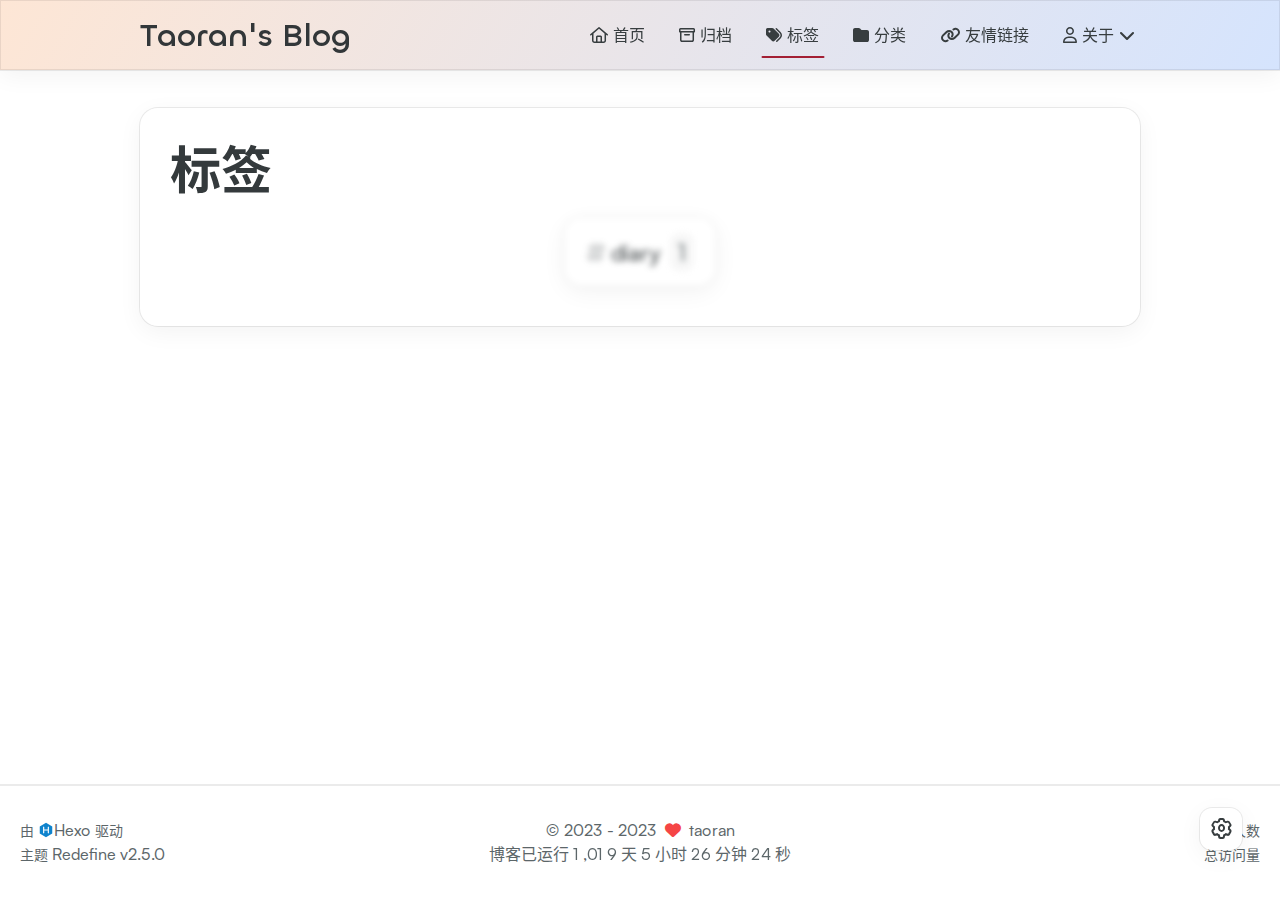
<file: tags/index.html>
<!DOCTYPE html>
<html lang="zh-CN">
<head>
    <meta charset="utf-8">
    <meta name="viewport" content="width=device-width, initial-scale=1">
    <meta name="keywords" content="Hexo Theme Redefine">
    
    <meta name="author" content="taoran">
    <!-- preconnect -->
    <link rel="preconnect" href="https://fonts.googleapis.com">
    <link rel="preconnect" href="https://fonts.gstatic.com" crossorigin>

    
    <!--- Seo Part-->
    
    <link rel="canonical" href="https://tttran67.github.io/tags/"/>
    <meta name="robots" content="index,follow">
    <meta name="googlebot" content="index,follow">
    <meta name="revisit-after" content="1 days">
    
        <meta name="description" content="���ڼ�¼�ͷ���">
<meta property="og:type" content="website">
<meta property="og:title" content="tags">
<meta property="og:url" content="https://tttran67.github.io/tags/index.html">
<meta property="og:site_name" content="��Ȼ��С��">
<meta property="og:description" content="���ڼ�¼�ͷ���">
<meta property="og:locale" content="zh_CN">
<meta property="article:published_time" content="2023-10-11T10:16:35.000Z">
<meta property="article:modified_time" content="2023-10-11T10:16:35.347Z">
<meta property="article:author" content="��Ȼ">
<meta name="twitter:card" content="summary">
    
    
    <!--- Icon Part-->
    <link rel="icon" type="image/png" href="/images/redefine-favicon.svg" sizes="192x192">
    <link rel="apple-touch-icon" sizes="180x180" href="/images/redefine-favicon.svg">
    <meta name="theme-color" content="#A31F34">
    <link rel="shortcut icon" href="/images/redefine-favicon.svg">
    <!--- Page Info-->
    
    <title>
        
            标签 -
        
        Taoran&#39;s Blog
    </title>
    
<link rel="stylesheet" href="/css/style.css">


    
        
<link rel="stylesheet" href="/assets/build/styles.css">

    

    
<link rel="stylesheet" href="/fonts/fonts.css">

    
<link rel="stylesheet" href="/fonts/Satoshi/satoshi.css">

    
<link rel="stylesheet" href="/fonts/Chillax/chillax.css">

    <!--- Font Part-->
    
    
    
    

    <!--- Inject Part-->
    
    <script id="hexo-configurations">
    window.config = {"hostname":"tttran67.github.io","root":"/","language":"zh-CN"};
    window.theme = {"articles":{"style":{"font_size":"16px","line_height":1.5,"image_border_radius":"14px","image_alignment":"center","image_caption":false,"link_icon":true},"word_count":{"enable":true,"count":true,"min2read":true},"author_label":{"enable":true,"auto":false,"list":[]},"code_block":{"copy":true,"style":"mac","font":{"enable":false,"family":null,"url":null}},"toc":{"enable":true,"max_depth":3,"number":false,"expand":true,"init_open":true},"copyright":true,"lazyload":true,"recommendation":{"enable":false,"title":"推荐阅读","limit":3,"mobile_limit":2,"placeholder":"/images/wallhaven-wqery6-light.webp","skip_dirs":[]}},"colors":{"primary":"#A31F34","secondary":null},"global":{"fonts":{"chinese":{"enable":false,"family":null,"url":null},"english":{"enable":false,"family":null,"url":null}},"content_max_width":"1000px","sidebar_width":"210px","hover":{"shadow":true,"scale":false},"scroll_progress":{"bar":true,"percentage":true},"website_counter":{"url":"https://busuanzi.ibruce.info/busuanzi/2.3/busuanzi.pure.mini.js","enable":true,"site_pv":true,"site_uv":true,"post_pv":true},"single_page":true,"open_graph":true,"google_analytics":{"enable":false,"id":null}},"home_banner":{"enable":true,"style":"fixed","image":{"light":"/images/wallhaven-wqery6-light.webp","dark":"/images/wallhaven-wqery6-dark.webp"},"title":"陶然亭","subtitle":{"text":["Loading..."],"hitokoto":{"enable":true,"api":"https://v1.hitokoto.cn"},"typing_speed":100,"backing_speed":80,"starting_delay":500,"backing_delay":1500,"loop":true,"smart_backspace":true},"text_color":{"light":"#fff","dark":"#d1d1b6"},"text_style":{"title_size":"2.8rem","subtitle_size":"1.5rem","line_height":1.2},"custom_font":{"enable":false,"family":null,"url":null},"social_links":{"enable":true,"links":{"github":"https://github.com/tttran67","instagram":null,"zhihu":null,"twitter":null,"email":"805926731@qq.com"},"qrs":{"weixin":null}}},"plugins":{"feed":{"enable":false},"aplayer":{"enable":false,"type":"fixed","audios":[{"name":null,"artist":null,"url":null,"cover":null}]},"mermaid":{"enable":false,"version":"9.3.0"}},"version":"2.5.0","navbar":{"auto_hide":false,"color":{"left":"#f78736","right":"#367df7","transparency":35},"links":{"Home":{"path":"/","icon":"fa-regular fa-home"},"Archives":{"path":"/archives","icon":"fa-regular fa-archive"},"Tags":{"icon":"fa-solid fa-tags","path":"/tags/"},"Categories":{"icon":"fa-solid fa-folder","path":"/categories/"},"Friends":{"icon":"fa-solid fa-link","path":"/links/"},"About":{"icon":"fa-regular fa-user","submenus":{"Me":"/about","Github":"https://github.com/tttran67","Blog":"https://tttran67.github.io"}}},"search":{"enable":false,"preload":true}},"page_templates":{"friends_column":2,"tags_style":"blur"},"home":{"sidebar":{"enable":true,"position":"left","first_item":"menu, info","announcement":null,"links":{"Archives":{"path":"/archives","icon":"fa-regular fa-archive"},"Tags":{"path":"/tags","icon":"fa-regular fa-tags"},"Categories":{"path":"/categories","icon":"fa-regular fa-folder"}}},"article_date_format":"auto","categories":{"enable":true,"limit":3},"tags":{"enable":true,"limit":3}},"footerStart":"2023/10/11 10:04:04"};
    window.lang_ago = {"second":"%s 秒前","minute":"%s 分钟前","hour":"%s 小时前","day":"%s 天前","week":"%s 周前","month":"%s 个月前","year":"%s 年前"};
    window.data = {"masonry":false};
  </script>
    
    <!--- Fontawesome Part-->
    
<link rel="stylesheet" href="/fontawesome/fontawesome.min.css">

    
<link rel="stylesheet" href="/fontawesome/brands.min.css">

    
<link rel="stylesheet" href="/fontawesome/solid.min.css">

    
<link rel="stylesheet" href="/fontawesome/regular.min.css">

    
    
    
    
<meta name="generator" content="Hexo 6.3.0"></head>


<body>
<div class="progress-bar-container">
    
        <span class="scroll-progress-bar"></span>
    

    
        <span class="pjax-progress-bar"></span>
        <span class="swup-progress-icon">
            <i class="fa-solid fa-circle-notch fa-spin"></i>
        </span>
    
</div>


<main class="page-container" id="swup">

    

    <div class="main-content-container">


        <div class="main-content-header">
            <header class="navbar-container">
    
    <div class="navbar-content">
        <div class="left">
            
            <a class="logo-title" href="/">
                
                Taoran&#39;s Blog
                
            </a>
        </div>

        <div class="right">
            <!-- PC -->
            <div class="desktop">
                <ul class="navbar-list">
                    
                        
                            <li class="navbar-item">
                                <!-- Menu -->
                                <a class="" 
                                    href="/"  >
                                    
                                        
                                            <i class="fa-regular fa-home"></i>
                                        
                                        首页
                                    
                                </a>
                                <!-- Submenu -->
                                
                            </li>
                    
                        
                            <li class="navbar-item">
                                <!-- Menu -->
                                <a class="" 
                                    href="/archives"  >
                                    
                                        
                                            <i class="fa-regular fa-archive"></i>
                                        
                                        归档
                                    
                                </a>
                                <!-- Submenu -->
                                
                            </li>
                    
                        
                            <li class="navbar-item">
                                <!-- Menu -->
                                <a class="active" 
                                    href="/tags/"  >
                                    
                                        
                                            <i class="fa-solid fa-tags"></i>
                                        
                                        标签
                                    
                                </a>
                                <!-- Submenu -->
                                
                            </li>
                    
                        
                            <li class="navbar-item">
                                <!-- Menu -->
                                <a class="" 
                                    href="/categories/"  >
                                    
                                        
                                            <i class="fa-solid fa-folder"></i>
                                        
                                        分类
                                    
                                </a>
                                <!-- Submenu -->
                                
                            </li>
                    
                        
                            <li class="navbar-item">
                                <!-- Menu -->
                                <a class="" 
                                    href="/links/"  >
                                    
                                        
                                            <i class="fa-solid fa-link"></i>
                                        
                                        友情链接
                                    
                                </a>
                                <!-- Submenu -->
                                
                            </li>
                    
                        
                            <li class="navbar-item">
                                <!-- Menu -->
                                <a class="has-dropdown" 
                                    href="#" onClick="return false;">
                                    
                                        
                                            <i class="fa-regular fa-user"></i>
                                        
                                        关于&nbsp;<i class="fa-solid fa-chevron-down"></i>
                                    
                                </a>
                                <!-- Submenu -->
                                
                                    <ul class="sub-menu">
                                    
                                        <li>
                                        <a href="/about">ME
                                        </a>
                                        </li>
                                    
                                        <li>
                                        <a target="_blank" rel="noopener" href="https://github.com/tttran67">GITHUB
                                        </a>
                                        </li>
                                    
                                        <li>
                                        <a href="https://tttran67.github.io">BLOG
                                        </a>
                                        </li>
                                    
                                    </ul>
                                
                            </li>
                    
                    
                </ul>
            </div>
            <!-- Mobile -->
            <div class="mobile">
                
                <div class="icon-item navbar-bar">
                    <div class="navbar-bar-middle"></div>
                </div>
            </div>
        </div>
    </div>

    <!-- Mobile drawer -->
    <div class="navbar-drawer w-full absolute top-0 left-0 bg-background-color">
        <ul class="drawer-navbar-list flex flex-col justify-start items-center">
            
                
                    <li class="drawer-navbar-item text-base my-1.5 flex justify-center items-center">
                        <a class="rounded-3xl py-1.5 px-5 hover:border hover:!text-primary active:!text-primary group " 
                        href="/"  >
                             
                                
                                    <i class="fa-regular fa-home"></i>
                                
                                首页
                            
                        </a>
                    </li>
                    <!-- Submenu -->
                    
            
                
                    <li class="drawer-navbar-item text-base my-1.5 flex justify-center items-center">
                        <a class="rounded-3xl py-1.5 px-5 hover:border hover:!text-primary active:!text-primary group " 
                        href="/archives"  >
                             
                                
                                    <i class="fa-regular fa-archive"></i>
                                
                                归档
                            
                        </a>
                    </li>
                    <!-- Submenu -->
                    
            
                
                    <li class="drawer-navbar-item text-base my-1.5 flex justify-center items-center">
                        <a class="rounded-3xl py-1.5 px-5 hover:border hover:!text-primary active:!text-primary group active" 
                        href="/tags/"  >
                             
                                
                                    <i class="fa-solid fa-tags"></i>
                                
                                标签
                            
                        </a>
                    </li>
                    <!-- Submenu -->
                    
            
                
                    <li class="drawer-navbar-item text-base my-1.5 flex justify-center items-center">
                        <a class="rounded-3xl py-1.5 px-5 hover:border hover:!text-primary active:!text-primary group " 
                        href="/categories/"  >
                             
                                
                                    <i class="fa-solid fa-folder"></i>
                                
                                分类
                            
                        </a>
                    </li>
                    <!-- Submenu -->
                    
            
                
                    <li class="drawer-navbar-item text-base my-1.5 flex justify-center items-center">
                        <a class="rounded-3xl py-1.5 px-5 hover:border hover:!text-primary active:!text-primary group " 
                        href="/links/"  >
                             
                                
                                    <i class="fa-solid fa-link"></i>
                                
                                友情链接
                            
                        </a>
                    </li>
                    <!-- Submenu -->
                    
            
                
                    <li class="drawer-navbar-item text-base my-1.5 flex justify-center items-center">
                        <a class="rounded-3xl py-1.5 px-5 hover:border hover:!text-primary active:!text-primary group has-dropdown" 
                        href="#" onClick="return false;">
                            
                                
                                    <i class="fa-regular fa-user"></i>
                                
                                关于&nbsp;<i class="group-hover:rotate-180 transition-transform fa-solid fa-chevron-down"></i>
                            
                        </a>
                    </li>
                    <!-- Submenu -->
                              
                        
                            <li class="drawer-navbar-item text-base flex justify-center items-center hover:underline active:underline hover:underline-offset-1 rounded-3xl">
                                <a class="py-0.5" href="/about">ME</a>
                            </li>
                        
                            <li class="drawer-navbar-item text-base flex justify-center items-center hover:underline active:underline hover:underline-offset-1 rounded-3xl">
                                <a class="py-0.5" target="_blank" rel="noopener" href="https://github.com/tttran67">GITHUB</a>
                            </li>
                        
                            <li class="drawer-navbar-item text-base flex justify-center items-center hover:underline active:underline hover:underline-offset-1 rounded-3xl">
                                <a class="py-0.5" href="https://tttran67.github.io">BLOG</a>
                            </li>
                        
                    
            

        </ul>
    </div>

    <div class="window-mask"></div>

</header>


        </div>

        <div class="main-content-body">

            

            <div class="main-content">

                
                    
<div class="tagcloud-container">
	
	<div>
		<h1 class="tagcloud-header">标签</h1>
	</div>
	<div class="tagcloud-content">
		<ul class="tag-list" data-show-value="true">
			
			<li>
				<a data-weight="1" href="/tags/diary/"
					><i class="fa-solid fa-hashtag"></i>diary</a
				>
			</li>
			
		</ul>
	</div>
	
</div>



                

            </div>

            

        </div>

        <div class="main-content-footer">
            <footer class="footer mt-5 py-5 h-auto text-base text-third-text-color relative border-t-2 border-t-border-color">
    <div class="info-container py-3 text-center">
        
        <div class="text-center">
            &copy;
            
              <span>2023</span>
              -
            
            2023&nbsp;&nbsp;<i class="fa-solid fa-heart fa-beat" style="--fa-animation-duration: 0.5s; color: #f54545"></i>&nbsp;&nbsp;<a href="/">taoran</a>
        </div>
        
            <script data-swup-reload-script src="https://busuanzi.ibruce.info/busuanzi/2.3/busuanzi.pure.mini.js"></script>
            <div class="relative text-center lg:absolute lg:right-[20px] lg:top-1/2 lg:-translate-y-1/2 lg:text-right">
                
                    <span id="busuanzi_container_site_uv" class="lg:!block">
                        <span class="text-sm">访问人数</span>
                        <span id="busuanzi_value_site_uv"></span>
                    </span>
                
                
                    <span id="busuanzi_container_site_pv" class="lg:!block">
                        <span class="text-sm">总访问量</span>
                        <span id="busuanzi_value_site_pv"></span>
                    </span>
                
            </div>
        
        <div class="relative text-center lg:absolute lg:left-[20px] lg:top-1/2 lg:-translate-y-1/2 lg:text-left">
            <span class="lg:block text-sm">由 <?xml version="1.0" encoding="utf-8"?><!DOCTYPE svg PUBLIC "-//W3C//DTD SVG 1.1//EN" "http://www.w3.org/Graphics/SVG/1.1/DTD/svg11.dtd"><svg class="relative top-[2px] inline-block align-baseline" version="1.1" id="圖層_1" xmlns="http://www.w3.org/2000/svg" xmlns:xlink="http://www.w3.org/1999/xlink" x="0px" y="0px" width="1rem" height="1rem" viewBox="0 0 512 512" enable-background="new 0 0 512 512" xml:space="preserve"><path fill="#0E83CD" d="M256.4,25.8l-200,115.5L56,371.5l199.6,114.7l200-115.5l0.4-230.2L256.4,25.8z M349,354.6l-18.4,10.7l-18.6-11V275H200v79.6l-18.4,10.7l-18.6-11v-197l18.5-10.6l18.5,10.8V237h112v-79.6l18.5-10.6l18.5,10.8V354.6z"/></svg><a target="_blank" class="text-base" href="https://hexo.io">Hexo</a> 驱动</span>
            <span class="text-sm lg:block">主题&nbsp;<a class="text-base" target="_blank" href="https://github.com/EvanNotFound/hexo-theme-redefine">Redefine v2.5.0</a></span>
        </div>
        
        
            <div>
                博客已运行 <span class="odometer" id="runtime_days" ></span> 天 <span class="odometer" id="runtime_hours"></span> 小时 <span class="odometer" id="runtime_minutes"></span> 分钟 <span class="odometer" id="runtime_seconds"></span> 秒
            </div>
        
        
            <script data-swup-reload-script>
                try {
                    function odometer_init() {
                    const elements = document.querySelectorAll('.odometer');
                    elements.forEach(el => {
                        new Odometer({
                            el,
                            format: '( ddd).dd',
                            duration: 200
                        });
                    });
                    }
                    odometer_init();
                } catch (error) {}
            </script>
        
        
        
    </div>  
</footer>
        </div>
    </div>

    

    <div class="right-side-tools-container">
        <div class="side-tools-container">
    <ul class="hidden-tools-list">
        <li class="right-bottom-tools tool-font-adjust-plus flex justify-center items-center">
            <i class="fa-regular fa-magnifying-glass-plus"></i>
        </li>

        <li class="right-bottom-tools tool-font-adjust-minus flex justify-center items-center">
            <i class="fa-regular fa-magnifying-glass-minus"></i>
        </li>

        <li class="right-bottom-tools tool-dark-light-toggle flex justify-center items-center">
            <i class="fa-regular fa-moon"></i>
        </li>

        <!-- rss -->
        

        

        <li class="right-bottom-tools tool-scroll-to-bottom flex justify-center items-center">
            <i class="fa-regular fa-arrow-down"></i>
        </li>
    </ul>

    <ul class="visible-tools-list">
        <li class="right-bottom-tools toggle-tools-list flex justify-center items-center">
            <i class="fa-regular fa-cog fa-spin"></i>
        </li>
        
            <li class="right-bottom-tools tool-scroll-to-top flex justify-center items-center">
                <i class="arrow-up fas fa-arrow-up"></i>
                <span class="percent"></span>
            </li>
        
        
    </ul>
</div>

    </div>

    <div class="image-viewer-container">
    <img src="">
</div>


    

</main>


    
<script src="/js/libs/Swup.min.js"></script>

<script src="/js/libs/SwupSlideTheme.min.js"></script>

<script src="/js/libs/SwupScriptsPlugin.min.js"></script>

<script src="/js/libs/SwupProgressPlugin.min.js"></script>

<script src="/js/libs/SwupScrollPlugin.min.js"></script>

<script src="/js/libs/SwupPreloadPlugin.min.js"></script>

<script>
    const swup = new Swup({
        plugins: [
            new SwupScriptsPlugin({
                optin: true,
            }),
            new SwupProgressPlugin(),
            new SwupScrollPlugin({
                offset: 80,
            }),
            new SwupSlideTheme({
                mainElement: ".main-content-body",
            }),
            new SwupPreloadPlugin(),
        ],
        containers: ["#swup"],
    });
</script>







<script src="/js/tools/imageViewer.js" type="module"></script>

<script src="/js/utils.js" type="module"></script>

<script src="/js/main.js" type="module"></script>

<script src="/js/layouts/navbarShrink.js" type="module"></script>

<script src="/js/tools/scrollTopBottom.js" type="module"></script>

<script src="/js/tools/lightDarkSwitch.js" type="module"></script>

<script src="/js/layouts/categoryList.js" type="module"></script>





    
<script src="/js/tools/codeBlock.js" type="module"></script>




    
<script src="/js/layouts/lazyload.js" type="module"></script>




    
<script src="/js/tools/runtime.js"></script>

    
<script src="/js/libs/odometer.min.js"></script>

    
<link rel="stylesheet" href="/assets/odometer-theme-minimal.css">




  
<script src="/js/libs/Typed.min.js"></script>

  
<script src="/js/plugins/typed.js" type="module"></script>







<div class="post-scripts" data-swup-reload-script>
    
        
<script src="/js/libs/anime.min.js"></script>

        
<script src="/js/tools/tocToggle.js" type="module"></script>

<script src="/js/layouts/toc.js" type="module"></script>

<script src="/js/plugins/tabs.js" type="module"></script>

    
</div>


</body>
</html>
</file>
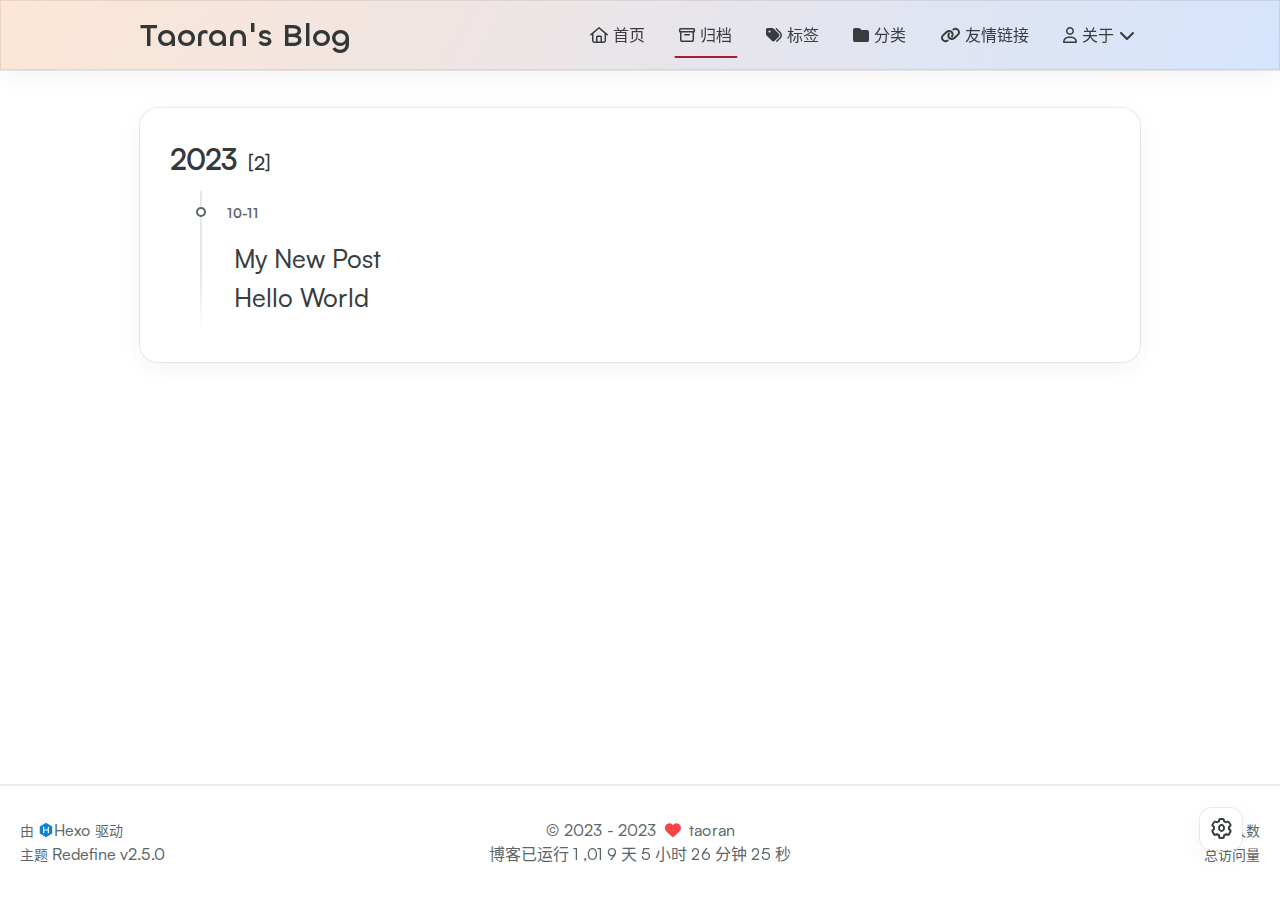
<file: archives/2023/index.html>
<!DOCTYPE html>
<html lang="zh-CN">
<head>
    <meta charset="utf-8">
    <meta name="viewport" content="width=device-width, initial-scale=1">
    <meta name="keywords" content="Hexo Theme Redefine">
    
    <meta name="author" content="taoran">
    <!-- preconnect -->
    <link rel="preconnect" href="https://fonts.googleapis.com">
    <link rel="preconnect" href="https://fonts.gstatic.com" crossorigin>

    
    <!--- Seo Part-->
    
    <link rel="canonical" href="https://tttran67.github.io/archives/2023/"/>
    <meta name="robots" content="index,follow">
    <meta name="googlebot" content="index,follow">
    <meta name="revisit-after" content="1 days">
    
        <meta name="description" content="���ڼ�¼�ͷ���">
<meta property="og:type" content="website">
<meta property="og:title" content="��Ȼ��С��">
<meta property="og:url" content="https://tttran67.github.io/archives/2023/index.html">
<meta property="og:site_name" content="��Ȼ��С��">
<meta property="og:description" content="���ڼ�¼�ͷ���">
<meta property="og:locale" content="zh_CN">
<meta property="article:author" content="��Ȼ">
<meta name="twitter:card" content="summary">
    
    
    <!--- Icon Part-->
    <link rel="icon" type="image/png" href="/images/redefine-favicon.svg" sizes="192x192">
    <link rel="apple-touch-icon" sizes="180x180" href="/images/redefine-favicon.svg">
    <meta name="theme-color" content="#A31F34">
    <link rel="shortcut icon" href="/images/redefine-favicon.svg">
    <!--- Page Info-->
    
    <title>
        
            归档: 2023 -
        
        Taoran&#39;s Blog
    </title>
    
<link rel="stylesheet" href="/css/style.css">


    
        
<link rel="stylesheet" href="/assets/build/styles.css">

    

    
<link rel="stylesheet" href="/fonts/fonts.css">

    
<link rel="stylesheet" href="/fonts/Satoshi/satoshi.css">

    
<link rel="stylesheet" href="/fonts/Chillax/chillax.css">

    <!--- Font Part-->
    
    
    
    

    <!--- Inject Part-->
    
    <script id="hexo-configurations">
    window.config = {"hostname":"tttran67.github.io","root":"/","language":"zh-CN"};
    window.theme = {"articles":{"style":{"font_size":"16px","line_height":1.5,"image_border_radius":"14px","image_alignment":"center","image_caption":false,"link_icon":true},"word_count":{"enable":true,"count":true,"min2read":true},"author_label":{"enable":true,"auto":false,"list":[]},"code_block":{"copy":true,"style":"mac","font":{"enable":false,"family":null,"url":null}},"toc":{"enable":true,"max_depth":3,"number":false,"expand":true,"init_open":true},"copyright":true,"lazyload":true,"recommendation":{"enable":false,"title":"推荐阅读","limit":3,"mobile_limit":2,"placeholder":"/images/wallhaven-wqery6-light.webp","skip_dirs":[]}},"colors":{"primary":"#A31F34","secondary":null},"global":{"fonts":{"chinese":{"enable":false,"family":null,"url":null},"english":{"enable":false,"family":null,"url":null}},"content_max_width":"1000px","sidebar_width":"210px","hover":{"shadow":true,"scale":false},"scroll_progress":{"bar":true,"percentage":true},"website_counter":{"url":"https://busuanzi.ibruce.info/busuanzi/2.3/busuanzi.pure.mini.js","enable":true,"site_pv":true,"site_uv":true,"post_pv":true},"single_page":true,"open_graph":true,"google_analytics":{"enable":false,"id":null}},"home_banner":{"enable":true,"style":"fixed","image":{"light":"/images/wallhaven-wqery6-light.webp","dark":"/images/wallhaven-wqery6-dark.webp"},"title":"陶然亭","subtitle":{"text":["Loading..."],"hitokoto":{"enable":true,"api":"https://v1.hitokoto.cn"},"typing_speed":100,"backing_speed":80,"starting_delay":500,"backing_delay":1500,"loop":true,"smart_backspace":true},"text_color":{"light":"#fff","dark":"#d1d1b6"},"text_style":{"title_size":"2.8rem","subtitle_size":"1.5rem","line_height":1.2},"custom_font":{"enable":false,"family":null,"url":null},"social_links":{"enable":true,"links":{"github":"https://github.com/tttran67","instagram":null,"zhihu":null,"twitter":null,"email":"805926731@qq.com"},"qrs":{"weixin":null}}},"plugins":{"feed":{"enable":false},"aplayer":{"enable":false,"type":"fixed","audios":[{"name":null,"artist":null,"url":null,"cover":null}]},"mermaid":{"enable":false,"version":"9.3.0"}},"version":"2.5.0","navbar":{"auto_hide":false,"color":{"left":"#f78736","right":"#367df7","transparency":35},"links":{"Home":{"path":"/","icon":"fa-regular fa-home"},"Archives":{"path":"/archives","icon":"fa-regular fa-archive"},"Tags":{"icon":"fa-solid fa-tags","path":"/tags/"},"Categories":{"icon":"fa-solid fa-folder","path":"/categories/"},"Friends":{"icon":"fa-solid fa-link","path":"/links/"},"About":{"icon":"fa-regular fa-user","submenus":{"Me":"/about","Github":"https://github.com/tttran67","Blog":"https://tttran67.github.io"}}},"search":{"enable":false,"preload":true}},"page_templates":{"friends_column":2,"tags_style":"blur"},"home":{"sidebar":{"enable":true,"position":"left","first_item":"menu, info","announcement":null,"links":{"Archives":{"path":"/archives","icon":"fa-regular fa-archive"},"Tags":{"path":"/tags","icon":"fa-regular fa-tags"},"Categories":{"path":"/categories","icon":"fa-regular fa-folder"}}},"article_date_format":"auto","categories":{"enable":true,"limit":3},"tags":{"enable":true,"limit":3}},"footerStart":"2023/10/11 10:04:04"};
    window.lang_ago = {"second":"%s 秒前","minute":"%s 分钟前","hour":"%s 小时前","day":"%s 天前","week":"%s 周前","month":"%s 个月前","year":"%s 年前"};
    window.data = {"masonry":false};
  </script>
    
    <!--- Fontawesome Part-->
    
<link rel="stylesheet" href="/fontawesome/fontawesome.min.css">

    
<link rel="stylesheet" href="/fontawesome/brands.min.css">

    
<link rel="stylesheet" href="/fontawesome/solid.min.css">

    
<link rel="stylesheet" href="/fontawesome/regular.min.css">

    
    
    
    
<meta name="generator" content="Hexo 6.3.0"></head>


<body>
<div class="progress-bar-container">
    
        <span class="scroll-progress-bar"></span>
    

    
        <span class="pjax-progress-bar"></span>
        <span class="swup-progress-icon">
            <i class="fa-solid fa-circle-notch fa-spin"></i>
        </span>
    
</div>


<main class="page-container" id="swup">

    

    <div class="main-content-container">


        <div class="main-content-header">
            <header class="navbar-container">
    
    <div class="navbar-content">
        <div class="left">
            
            <a class="logo-title" href="/">
                
                Taoran&#39;s Blog
                
            </a>
        </div>

        <div class="right">
            <!-- PC -->
            <div class="desktop">
                <ul class="navbar-list">
                    
                        
                            <li class="navbar-item">
                                <!-- Menu -->
                                <a class="" 
                                    href="/"  >
                                    
                                        
                                            <i class="fa-regular fa-home"></i>
                                        
                                        首页
                                    
                                </a>
                                <!-- Submenu -->
                                
                            </li>
                    
                        
                            <li class="navbar-item">
                                <!-- Menu -->
                                <a class="active" 
                                    href="/archives"  >
                                    
                                        
                                            <i class="fa-regular fa-archive"></i>
                                        
                                        归档
                                    
                                </a>
                                <!-- Submenu -->
                                
                            </li>
                    
                        
                            <li class="navbar-item">
                                <!-- Menu -->
                                <a class="" 
                                    href="/tags/"  >
                                    
                                        
                                            <i class="fa-solid fa-tags"></i>
                                        
                                        标签
                                    
                                </a>
                                <!-- Submenu -->
                                
                            </li>
                    
                        
                            <li class="navbar-item">
                                <!-- Menu -->
                                <a class="" 
                                    href="/categories/"  >
                                    
                                        
                                            <i class="fa-solid fa-folder"></i>
                                        
                                        分类
                                    
                                </a>
                                <!-- Submenu -->
                                
                            </li>
                    
                        
                            <li class="navbar-item">
                                <!-- Menu -->
                                <a class="" 
                                    href="/links/"  >
                                    
                                        
                                            <i class="fa-solid fa-link"></i>
                                        
                                        友情链接
                                    
                                </a>
                                <!-- Submenu -->
                                
                            </li>
                    
                        
                            <li class="navbar-item">
                                <!-- Menu -->
                                <a class="has-dropdown" 
                                    href="#" onClick="return false;">
                                    
                                        
                                            <i class="fa-regular fa-user"></i>
                                        
                                        关于&nbsp;<i class="fa-solid fa-chevron-down"></i>
                                    
                                </a>
                                <!-- Submenu -->
                                
                                    <ul class="sub-menu">
                                    
                                        <li>
                                        <a href="/about">ME
                                        </a>
                                        </li>
                                    
                                        <li>
                                        <a target="_blank" rel="noopener" href="https://github.com/tttran67">GITHUB
                                        </a>
                                        </li>
                                    
                                        <li>
                                        <a href="https://tttran67.github.io">BLOG
                                        </a>
                                        </li>
                                    
                                    </ul>
                                
                            </li>
                    
                    
                </ul>
            </div>
            <!-- Mobile -->
            <div class="mobile">
                
                <div class="icon-item navbar-bar">
                    <div class="navbar-bar-middle"></div>
                </div>
            </div>
        </div>
    </div>

    <!-- Mobile drawer -->
    <div class="navbar-drawer w-full absolute top-0 left-0 bg-background-color">
        <ul class="drawer-navbar-list flex flex-col justify-start items-center">
            
                
                    <li class="drawer-navbar-item text-base my-1.5 flex justify-center items-center">
                        <a class="rounded-3xl py-1.5 px-5 hover:border hover:!text-primary active:!text-primary group " 
                        href="/"  >
                             
                                
                                    <i class="fa-regular fa-home"></i>
                                
                                首页
                            
                        </a>
                    </li>
                    <!-- Submenu -->
                    
            
                
                    <li class="drawer-navbar-item text-base my-1.5 flex justify-center items-center">
                        <a class="rounded-3xl py-1.5 px-5 hover:border hover:!text-primary active:!text-primary group active" 
                        href="/archives"  >
                             
                                
                                    <i class="fa-regular fa-archive"></i>
                                
                                归档
                            
                        </a>
                    </li>
                    <!-- Submenu -->
                    
            
                
                    <li class="drawer-navbar-item text-base my-1.5 flex justify-center items-center">
                        <a class="rounded-3xl py-1.5 px-5 hover:border hover:!text-primary active:!text-primary group " 
                        href="/tags/"  >
                             
                                
                                    <i class="fa-solid fa-tags"></i>
                                
                                标签
                            
                        </a>
                    </li>
                    <!-- Submenu -->
                    
            
                
                    <li class="drawer-navbar-item text-base my-1.5 flex justify-center items-center">
                        <a class="rounded-3xl py-1.5 px-5 hover:border hover:!text-primary active:!text-primary group " 
                        href="/categories/"  >
                             
                                
                                    <i class="fa-solid fa-folder"></i>
                                
                                分类
                            
                        </a>
                    </li>
                    <!-- Submenu -->
                    
            
                
                    <li class="drawer-navbar-item text-base my-1.5 flex justify-center items-center">
                        <a class="rounded-3xl py-1.5 px-5 hover:border hover:!text-primary active:!text-primary group " 
                        href="/links/"  >
                             
                                
                                    <i class="fa-solid fa-link"></i>
                                
                                友情链接
                            
                        </a>
                    </li>
                    <!-- Submenu -->
                    
            
                
                    <li class="drawer-navbar-item text-base my-1.5 flex justify-center items-center">
                        <a class="rounded-3xl py-1.5 px-5 hover:border hover:!text-primary active:!text-primary group has-dropdown" 
                        href="#" onClick="return false;">
                            
                                
                                    <i class="fa-regular fa-user"></i>
                                
                                关于&nbsp;<i class="group-hover:rotate-180 transition-transform fa-solid fa-chevron-down"></i>
                            
                        </a>
                    </li>
                    <!-- Submenu -->
                              
                        
                            <li class="drawer-navbar-item text-base flex justify-center items-center hover:underline active:underline hover:underline-offset-1 rounded-3xl">
                                <a class="py-0.5" href="/about">ME</a>
                            </li>
                        
                            <li class="drawer-navbar-item text-base flex justify-center items-center hover:underline active:underline hover:underline-offset-1 rounded-3xl">
                                <a class="py-0.5" target="_blank" rel="noopener" href="https://github.com/tttran67">GITHUB</a>
                            </li>
                        
                            <li class="drawer-navbar-item text-base flex justify-center items-center hover:underline active:underline hover:underline-offset-1 rounded-3xl">
                                <a class="py-0.5" href="https://tttran67.github.io">BLOG</a>
                            </li>
                        
                    
            

        </ul>
    </div>

    <div class="window-mask"></div>

</header>


        </div>

        <div class="main-content-body">

            

            <div class="main-content">

                
                    <div class="archive-container ">
    

<div class="archive-list-container">
    
        <section class="archive-item">
            <div class="archive-item-header">
                <span class="archive-year">2023</span>
                <span class="archive-year-post-count">[2]</span>
            </div>
            <ul class="article-list">
              
                
                    
                    <li class="article-item" date-is='10-11'>
                
                
                    <a href="/2023/10/11/My-New-Post/">
                        <span class="article-title">My New Post</span>
                    </a>
                
              
                
                
                    <a href="/2023/10/11/hello-world/">
                        <span class="article-title">Hello World</span>
                    </a>
                
              
            </ul>
        </section>
    
</div>

</div>

                

            </div>

            

        </div>

        <div class="main-content-footer">
            <footer class="footer mt-5 py-5 h-auto text-base text-third-text-color relative border-t-2 border-t-border-color">
    <div class="info-container py-3 text-center">
        
        <div class="text-center">
            &copy;
            
              <span>2023</span>
              -
            
            2023&nbsp;&nbsp;<i class="fa-solid fa-heart fa-beat" style="--fa-animation-duration: 0.5s; color: #f54545"></i>&nbsp;&nbsp;<a href="/">taoran</a>
        </div>
        
            <script data-swup-reload-script src="https://busuanzi.ibruce.info/busuanzi/2.3/busuanzi.pure.mini.js"></script>
            <div class="relative text-center lg:absolute lg:right-[20px] lg:top-1/2 lg:-translate-y-1/2 lg:text-right">
                
                    <span id="busuanzi_container_site_uv" class="lg:!block">
                        <span class="text-sm">访问人数</span>
                        <span id="busuanzi_value_site_uv"></span>
                    </span>
                
                
                    <span id="busuanzi_container_site_pv" class="lg:!block">
                        <span class="text-sm">总访问量</span>
                        <span id="busuanzi_value_site_pv"></span>
                    </span>
                
            </div>
        
        <div class="relative text-center lg:absolute lg:left-[20px] lg:top-1/2 lg:-translate-y-1/2 lg:text-left">
            <span class="lg:block text-sm">由 <?xml version="1.0" encoding="utf-8"?><!DOCTYPE svg PUBLIC "-//W3C//DTD SVG 1.1//EN" "http://www.w3.org/Graphics/SVG/1.1/DTD/svg11.dtd"><svg class="relative top-[2px] inline-block align-baseline" version="1.1" id="圖層_1" xmlns="http://www.w3.org/2000/svg" xmlns:xlink="http://www.w3.org/1999/xlink" x="0px" y="0px" width="1rem" height="1rem" viewBox="0 0 512 512" enable-background="new 0 0 512 512" xml:space="preserve"><path fill="#0E83CD" d="M256.4,25.8l-200,115.5L56,371.5l199.6,114.7l200-115.5l0.4-230.2L256.4,25.8z M349,354.6l-18.4,10.7l-18.6-11V275H200v79.6l-18.4,10.7l-18.6-11v-197l18.5-10.6l18.5,10.8V237h112v-79.6l18.5-10.6l18.5,10.8V354.6z"/></svg><a target="_blank" class="text-base" href="https://hexo.io">Hexo</a> 驱动</span>
            <span class="text-sm lg:block">主题&nbsp;<a class="text-base" target="_blank" href="https://github.com/EvanNotFound/hexo-theme-redefine">Redefine v2.5.0</a></span>
        </div>
        
        
            <div>
                博客已运行 <span class="odometer" id="runtime_days" ></span> 天 <span class="odometer" id="runtime_hours"></span> 小时 <span class="odometer" id="runtime_minutes"></span> 分钟 <span class="odometer" id="runtime_seconds"></span> 秒
            </div>
        
        
            <script data-swup-reload-script>
                try {
                    function odometer_init() {
                    const elements = document.querySelectorAll('.odometer');
                    elements.forEach(el => {
                        new Odometer({
                            el,
                            format: '( ddd).dd',
                            duration: 200
                        });
                    });
                    }
                    odometer_init();
                } catch (error) {}
            </script>
        
        
        
    </div>  
</footer>
        </div>
    </div>

    

    <div class="right-side-tools-container">
        <div class="side-tools-container">
    <ul class="hidden-tools-list">
        <li class="right-bottom-tools tool-font-adjust-plus flex justify-center items-center">
            <i class="fa-regular fa-magnifying-glass-plus"></i>
        </li>

        <li class="right-bottom-tools tool-font-adjust-minus flex justify-center items-center">
            <i class="fa-regular fa-magnifying-glass-minus"></i>
        </li>

        <li class="right-bottom-tools tool-dark-light-toggle flex justify-center items-center">
            <i class="fa-regular fa-moon"></i>
        </li>

        <!-- rss -->
        

        

        <li class="right-bottom-tools tool-scroll-to-bottom flex justify-center items-center">
            <i class="fa-regular fa-arrow-down"></i>
        </li>
    </ul>

    <ul class="visible-tools-list">
        <li class="right-bottom-tools toggle-tools-list flex justify-center items-center">
            <i class="fa-regular fa-cog fa-spin"></i>
        </li>
        
            <li class="right-bottom-tools tool-scroll-to-top flex justify-center items-center">
                <i class="arrow-up fas fa-arrow-up"></i>
                <span class="percent"></span>
            </li>
        
        
    </ul>
</div>

    </div>

    <div class="image-viewer-container">
    <img src="">
</div>


    

</main>


    
<script src="/js/libs/Swup.min.js"></script>

<script src="/js/libs/SwupSlideTheme.min.js"></script>

<script src="/js/libs/SwupScriptsPlugin.min.js"></script>

<script src="/js/libs/SwupProgressPlugin.min.js"></script>

<script src="/js/libs/SwupScrollPlugin.min.js"></script>

<script src="/js/libs/SwupPreloadPlugin.min.js"></script>

<script>
    const swup = new Swup({
        plugins: [
            new SwupScriptsPlugin({
                optin: true,
            }),
            new SwupProgressPlugin(),
            new SwupScrollPlugin({
                offset: 80,
            }),
            new SwupSlideTheme({
                mainElement: ".main-content-body",
            }),
            new SwupPreloadPlugin(),
        ],
        containers: ["#swup"],
    });
</script>







<script src="/js/tools/imageViewer.js" type="module"></script>

<script src="/js/utils.js" type="module"></script>

<script src="/js/main.js" type="module"></script>

<script src="/js/layouts/navbarShrink.js" type="module"></script>

<script src="/js/tools/scrollTopBottom.js" type="module"></script>

<script src="/js/tools/lightDarkSwitch.js" type="module"></script>

<script src="/js/layouts/categoryList.js" type="module"></script>





    
<script src="/js/tools/codeBlock.js" type="module"></script>




    
<script src="/js/layouts/lazyload.js" type="module"></script>




    
<script src="/js/tools/runtime.js"></script>

    
<script src="/js/libs/odometer.min.js"></script>

    
<link rel="stylesheet" href="/assets/odometer-theme-minimal.css">




  
<script src="/js/libs/Typed.min.js"></script>

  
<script src="/js/plugins/typed.js" type="module"></script>







<div class="post-scripts" data-swup-reload-script>
    
        
<script src="/js/libs/anime.min.js"></script>

        
<script src="/js/tools/tocToggle.js" type="module"></script>

<script src="/js/layouts/toc.js" type="module"></script>

<script src="/js/plugins/tabs.js" type="module"></script>

    
</div>


</body>
</html>
</file>
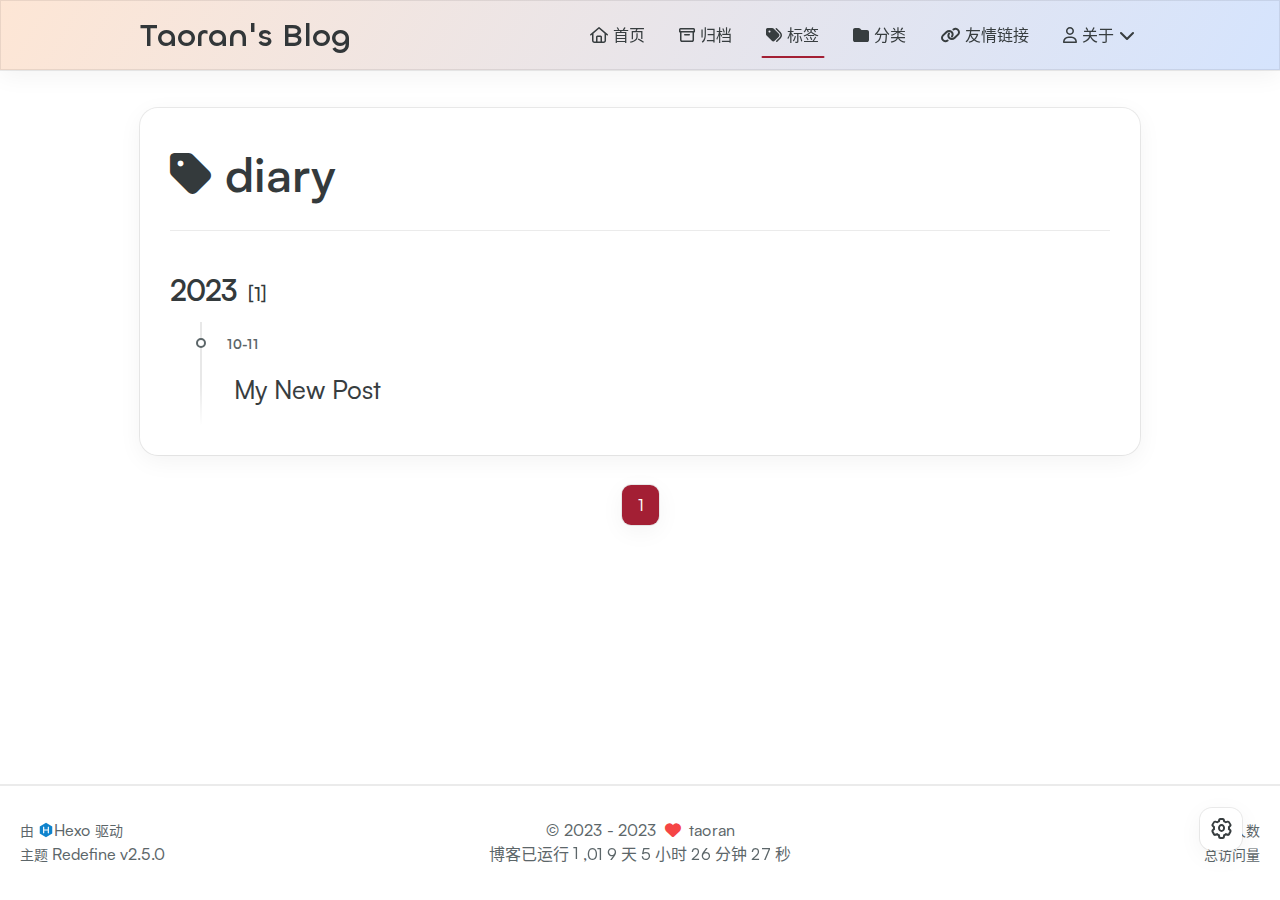
<file: tags/diary/index.html>
<!DOCTYPE html>
<html lang="zh-CN">
<head>
    <meta charset="utf-8">
    <meta name="viewport" content="width=device-width, initial-scale=1">
    <meta name="keywords" content="Hexo Theme Redefine">
    
    <meta name="author" content="taoran">
    <!-- preconnect -->
    <link rel="preconnect" href="https://fonts.googleapis.com">
    <link rel="preconnect" href="https://fonts.gstatic.com" crossorigin>

    
    <!--- Seo Part-->
    
    <link rel="canonical" href="https://tttran67.github.io/tags/diary/"/>
    <meta name="robots" content="index,follow">
    <meta name="googlebot" content="index,follow">
    <meta name="revisit-after" content="1 days">
    
        <meta name="description" content="���ڼ�¼�ͷ���">
<meta property="og:type" content="website">
<meta property="og:title" content="��Ȼ��С��">
<meta property="og:url" content="https://tttran67.github.io/tags/diary/index.html">
<meta property="og:site_name" content="��Ȼ��С��">
<meta property="og:description" content="���ڼ�¼�ͷ���">
<meta property="og:locale" content="zh_CN">
<meta property="article:author" content="��Ȼ">
<meta name="twitter:card" content="summary">
    
    
    <!--- Icon Part-->
    <link rel="icon" type="image/png" href="/images/redefine-favicon.svg" sizes="192x192">
    <link rel="apple-touch-icon" sizes="180x180" href="/images/redefine-favicon.svg">
    <meta name="theme-color" content="#A31F34">
    <link rel="shortcut icon" href="/images/redefine-favicon.svg">
    <!--- Page Info-->
    
    <title>
        
            标签: diary -
        
        Taoran&#39;s Blog
    </title>
    
<link rel="stylesheet" href="/css/style.css">


    
        
<link rel="stylesheet" href="/assets/build/styles.css">

    

    
<link rel="stylesheet" href="/fonts/fonts.css">

    
<link rel="stylesheet" href="/fonts/Satoshi/satoshi.css">

    
<link rel="stylesheet" href="/fonts/Chillax/chillax.css">

    <!--- Font Part-->
    
    
    
    

    <!--- Inject Part-->
    
    <script id="hexo-configurations">
    window.config = {"hostname":"tttran67.github.io","root":"/","language":"zh-CN"};
    window.theme = {"articles":{"style":{"font_size":"16px","line_height":1.5,"image_border_radius":"14px","image_alignment":"center","image_caption":false,"link_icon":true},"word_count":{"enable":true,"count":true,"min2read":true},"author_label":{"enable":true,"auto":false,"list":[]},"code_block":{"copy":true,"style":"mac","font":{"enable":false,"family":null,"url":null}},"toc":{"enable":true,"max_depth":3,"number":false,"expand":true,"init_open":true},"copyright":true,"lazyload":true,"recommendation":{"enable":false,"title":"推荐阅读","limit":3,"mobile_limit":2,"placeholder":"/images/wallhaven-wqery6-light.webp","skip_dirs":[]}},"colors":{"primary":"#A31F34","secondary":null},"global":{"fonts":{"chinese":{"enable":false,"family":null,"url":null},"english":{"enable":false,"family":null,"url":null}},"content_max_width":"1000px","sidebar_width":"210px","hover":{"shadow":true,"scale":false},"scroll_progress":{"bar":true,"percentage":true},"website_counter":{"url":"https://busuanzi.ibruce.info/busuanzi/2.3/busuanzi.pure.mini.js","enable":true,"site_pv":true,"site_uv":true,"post_pv":true},"single_page":true,"open_graph":true,"google_analytics":{"enable":false,"id":null}},"home_banner":{"enable":true,"style":"fixed","image":{"light":"/images/wallhaven-wqery6-light.webp","dark":"/images/wallhaven-wqery6-dark.webp"},"title":"陶然亭","subtitle":{"text":["Loading..."],"hitokoto":{"enable":true,"api":"https://v1.hitokoto.cn"},"typing_speed":100,"backing_speed":80,"starting_delay":500,"backing_delay":1500,"loop":true,"smart_backspace":true},"text_color":{"light":"#fff","dark":"#d1d1b6"},"text_style":{"title_size":"2.8rem","subtitle_size":"1.5rem","line_height":1.2},"custom_font":{"enable":false,"family":null,"url":null},"social_links":{"enable":true,"links":{"github":"https://github.com/tttran67","instagram":null,"zhihu":null,"twitter":null,"email":"805926731@qq.com"},"qrs":{"weixin":null}}},"plugins":{"feed":{"enable":false},"aplayer":{"enable":false,"type":"fixed","audios":[{"name":null,"artist":null,"url":null,"cover":null}]},"mermaid":{"enable":false,"version":"9.3.0"}},"version":"2.5.0","navbar":{"auto_hide":false,"color":{"left":"#f78736","right":"#367df7","transparency":35},"links":{"Home":{"path":"/","icon":"fa-regular fa-home"},"Archives":{"path":"/archives","icon":"fa-regular fa-archive"},"Tags":{"icon":"fa-solid fa-tags","path":"/tags/"},"Categories":{"icon":"fa-solid fa-folder","path":"/categories/"},"Friends":{"icon":"fa-solid fa-link","path":"/links/"},"About":{"icon":"fa-regular fa-user","submenus":{"Me":"/about","Github":"https://github.com/tttran67","Blog":"https://tttran67.github.io"}}},"search":{"enable":false,"preload":true}},"page_templates":{"friends_column":2,"tags_style":"blur"},"home":{"sidebar":{"enable":true,"position":"left","first_item":"menu, info","announcement":null,"links":{"Archives":{"path":"/archives","icon":"fa-regular fa-archive"},"Tags":{"path":"/tags","icon":"fa-regular fa-tags"},"Categories":{"path":"/categories","icon":"fa-regular fa-folder"}}},"article_date_format":"auto","categories":{"enable":true,"limit":3},"tags":{"enable":true,"limit":3}},"footerStart":"2023/10/11 10:04:04"};
    window.lang_ago = {"second":"%s 秒前","minute":"%s 分钟前","hour":"%s 小时前","day":"%s 天前","week":"%s 周前","month":"%s 个月前","year":"%s 年前"};
    window.data = {"masonry":false};
  </script>
    
    <!--- Fontawesome Part-->
    
<link rel="stylesheet" href="/fontawesome/fontawesome.min.css">

    
<link rel="stylesheet" href="/fontawesome/brands.min.css">

    
<link rel="stylesheet" href="/fontawesome/solid.min.css">

    
<link rel="stylesheet" href="/fontawesome/regular.min.css">

    
    
    
    
<meta name="generator" content="Hexo 6.3.0"></head>


<body>
<div class="progress-bar-container">
    
        <span class="scroll-progress-bar"></span>
    

    
        <span class="pjax-progress-bar"></span>
        <span class="swup-progress-icon">
            <i class="fa-solid fa-circle-notch fa-spin"></i>
        </span>
    
</div>


<main class="page-container" id="swup">

    

    <div class="main-content-container">


        <div class="main-content-header">
            <header class="navbar-container">
    
    <div class="navbar-content">
        <div class="left">
            
            <a class="logo-title" href="/">
                
                Taoran&#39;s Blog
                
            </a>
        </div>

        <div class="right">
            <!-- PC -->
            <div class="desktop">
                <ul class="navbar-list">
                    
                        
                            <li class="navbar-item">
                                <!-- Menu -->
                                <a class="" 
                                    href="/"  >
                                    
                                        
                                            <i class="fa-regular fa-home"></i>
                                        
                                        首页
                                    
                                </a>
                                <!-- Submenu -->
                                
                            </li>
                    
                        
                            <li class="navbar-item">
                                <!-- Menu -->
                                <a class="" 
                                    href="/archives"  >
                                    
                                        
                                            <i class="fa-regular fa-archive"></i>
                                        
                                        归档
                                    
                                </a>
                                <!-- Submenu -->
                                
                            </li>
                    
                        
                            <li class="navbar-item">
                                <!-- Menu -->
                                <a class="active" 
                                    href="/tags/"  >
                                    
                                        
                                            <i class="fa-solid fa-tags"></i>
                                        
                                        标签
                                    
                                </a>
                                <!-- Submenu -->
                                
                            </li>
                    
                        
                            <li class="navbar-item">
                                <!-- Menu -->
                                <a class="" 
                                    href="/categories/"  >
                                    
                                        
                                            <i class="fa-solid fa-folder"></i>
                                        
                                        分类
                                    
                                </a>
                                <!-- Submenu -->
                                
                            </li>
                    
                        
                            <li class="navbar-item">
                                <!-- Menu -->
                                <a class="" 
                                    href="/links/"  >
                                    
                                        
                                            <i class="fa-solid fa-link"></i>
                                        
                                        友情链接
                                    
                                </a>
                                <!-- Submenu -->
                                
                            </li>
                    
                        
                            <li class="navbar-item">
                                <!-- Menu -->
                                <a class="has-dropdown" 
                                    href="#" onClick="return false;">
                                    
                                        
                                            <i class="fa-regular fa-user"></i>
                                        
                                        关于&nbsp;<i class="fa-solid fa-chevron-down"></i>
                                    
                                </a>
                                <!-- Submenu -->
                                
                                    <ul class="sub-menu">
                                    
                                        <li>
                                        <a href="/about">ME
                                        </a>
                                        </li>
                                    
                                        <li>
                                        <a target="_blank" rel="noopener" href="https://github.com/tttran67">GITHUB
                                        </a>
                                        </li>
                                    
                                        <li>
                                        <a href="https://tttran67.github.io">BLOG
                                        </a>
                                        </li>
                                    
                                    </ul>
                                
                            </li>
                    
                    
                </ul>
            </div>
            <!-- Mobile -->
            <div class="mobile">
                
                <div class="icon-item navbar-bar">
                    <div class="navbar-bar-middle"></div>
                </div>
            </div>
        </div>
    </div>

    <!-- Mobile drawer -->
    <div class="navbar-drawer w-full absolute top-0 left-0 bg-background-color">
        <ul class="drawer-navbar-list flex flex-col justify-start items-center">
            
                
                    <li class="drawer-navbar-item text-base my-1.5 flex justify-center items-center">
                        <a class="rounded-3xl py-1.5 px-5 hover:border hover:!text-primary active:!text-primary group " 
                        href="/"  >
                             
                                
                                    <i class="fa-regular fa-home"></i>
                                
                                首页
                            
                        </a>
                    </li>
                    <!-- Submenu -->
                    
            
                
                    <li class="drawer-navbar-item text-base my-1.5 flex justify-center items-center">
                        <a class="rounded-3xl py-1.5 px-5 hover:border hover:!text-primary active:!text-primary group " 
                        href="/archives"  >
                             
                                
                                    <i class="fa-regular fa-archive"></i>
                                
                                归档
                            
                        </a>
                    </li>
                    <!-- Submenu -->
                    
            
                
                    <li class="drawer-navbar-item text-base my-1.5 flex justify-center items-center">
                        <a class="rounded-3xl py-1.5 px-5 hover:border hover:!text-primary active:!text-primary group active" 
                        href="/tags/"  >
                             
                                
                                    <i class="fa-solid fa-tags"></i>
                                
                                标签
                            
                        </a>
                    </li>
                    <!-- Submenu -->
                    
            
                
                    <li class="drawer-navbar-item text-base my-1.5 flex justify-center items-center">
                        <a class="rounded-3xl py-1.5 px-5 hover:border hover:!text-primary active:!text-primary group " 
                        href="/categories/"  >
                             
                                
                                    <i class="fa-solid fa-folder"></i>
                                
                                分类
                            
                        </a>
                    </li>
                    <!-- Submenu -->
                    
            
                
                    <li class="drawer-navbar-item text-base my-1.5 flex justify-center items-center">
                        <a class="rounded-3xl py-1.5 px-5 hover:border hover:!text-primary active:!text-primary group " 
                        href="/links/"  >
                             
                                
                                    <i class="fa-solid fa-link"></i>
                                
                                友情链接
                            
                        </a>
                    </li>
                    <!-- Submenu -->
                    
            
                
                    <li class="drawer-navbar-item text-base my-1.5 flex justify-center items-center">
                        <a class="rounded-3xl py-1.5 px-5 hover:border hover:!text-primary active:!text-primary group has-dropdown" 
                        href="#" onClick="return false;">
                            
                                
                                    <i class="fa-regular fa-user"></i>
                                
                                关于&nbsp;<i class="group-hover:rotate-180 transition-transform fa-solid fa-chevron-down"></i>
                            
                        </a>
                    </li>
                    <!-- Submenu -->
                              
                        
                            <li class="drawer-navbar-item text-base flex justify-center items-center hover:underline active:underline hover:underline-offset-1 rounded-3xl">
                                <a class="py-0.5" href="/about">ME</a>
                            </li>
                        
                            <li class="drawer-navbar-item text-base flex justify-center items-center hover:underline active:underline hover:underline-offset-1 rounded-3xl">
                                <a class="py-0.5" target="_blank" rel="noopener" href="https://github.com/tttran67">GITHUB</a>
                            </li>
                        
                            <li class="drawer-navbar-item text-base flex justify-center items-center hover:underline active:underline hover:underline-offset-1 rounded-3xl">
                                <a class="py-0.5" href="https://tttran67.github.io">BLOG</a>
                            </li>
                        
                    
            

        </ul>
    </div>

    <div class="window-mask"></div>

</header>


        </div>

        <div class="main-content-body">

            

            <div class="main-content">

                
                    <div class="tag-container">
	<div class="tag-name">
		<i class="fa-solid fa-tag"></i>&nbsp;diary
	</div>
	<div class="tag-post-list">
		

<div class="archive-list-container">
    
        <section class="archive-item">
            <div class="archive-item-header">
                <span class="archive-year">2023</span>
                <span class="archive-year-post-count">[1]</span>
            </div>
            <ul class="article-list">
              
                
                    
                    <li class="article-item" date-is='10-11'>
                
                
                    <a href="/2023/10/11/My-New-Post/">
                        <span class="article-title">My New Post</span>
                    </a>
                
              
            </ul>
        </section>
    
</div>

	</div>
</div>

<div class="tag-paginator">
	<div class="paginator">
    <span class="page-number current">1</span>
</div>

</div>


                

            </div>

            

        </div>

        <div class="main-content-footer">
            <footer class="footer mt-5 py-5 h-auto text-base text-third-text-color relative border-t-2 border-t-border-color">
    <div class="info-container py-3 text-center">
        
        <div class="text-center">
            &copy;
            
              <span>2023</span>
              -
            
            2023&nbsp;&nbsp;<i class="fa-solid fa-heart fa-beat" style="--fa-animation-duration: 0.5s; color: #f54545"></i>&nbsp;&nbsp;<a href="/">taoran</a>
        </div>
        
            <script data-swup-reload-script src="https://busuanzi.ibruce.info/busuanzi/2.3/busuanzi.pure.mini.js"></script>
            <div class="relative text-center lg:absolute lg:right-[20px] lg:top-1/2 lg:-translate-y-1/2 lg:text-right">
                
                    <span id="busuanzi_container_site_uv" class="lg:!block">
                        <span class="text-sm">访问人数</span>
                        <span id="busuanzi_value_site_uv"></span>
                    </span>
                
                
                    <span id="busuanzi_container_site_pv" class="lg:!block">
                        <span class="text-sm">总访问量</span>
                        <span id="busuanzi_value_site_pv"></span>
                    </span>
                
            </div>
        
        <div class="relative text-center lg:absolute lg:left-[20px] lg:top-1/2 lg:-translate-y-1/2 lg:text-left">
            <span class="lg:block text-sm">由 <?xml version="1.0" encoding="utf-8"?><!DOCTYPE svg PUBLIC "-//W3C//DTD SVG 1.1//EN" "http://www.w3.org/Graphics/SVG/1.1/DTD/svg11.dtd"><svg class="relative top-[2px] inline-block align-baseline" version="1.1" id="圖層_1" xmlns="http://www.w3.org/2000/svg" xmlns:xlink="http://www.w3.org/1999/xlink" x="0px" y="0px" width="1rem" height="1rem" viewBox="0 0 512 512" enable-background="new 0 0 512 512" xml:space="preserve"><path fill="#0E83CD" d="M256.4,25.8l-200,115.5L56,371.5l199.6,114.7l200-115.5l0.4-230.2L256.4,25.8z M349,354.6l-18.4,10.7l-18.6-11V275H200v79.6l-18.4,10.7l-18.6-11v-197l18.5-10.6l18.5,10.8V237h112v-79.6l18.5-10.6l18.5,10.8V354.6z"/></svg><a target="_blank" class="text-base" href="https://hexo.io">Hexo</a> 驱动</span>
            <span class="text-sm lg:block">主题&nbsp;<a class="text-base" target="_blank" href="https://github.com/EvanNotFound/hexo-theme-redefine">Redefine v2.5.0</a></span>
        </div>
        
        
            <div>
                博客已运行 <span class="odometer" id="runtime_days" ></span> 天 <span class="odometer" id="runtime_hours"></span> 小时 <span class="odometer" id="runtime_minutes"></span> 分钟 <span class="odometer" id="runtime_seconds"></span> 秒
            </div>
        
        
            <script data-swup-reload-script>
                try {
                    function odometer_init() {
                    const elements = document.querySelectorAll('.odometer');
                    elements.forEach(el => {
                        new Odometer({
                            el,
                            format: '( ddd).dd',
                            duration: 200
                        });
                    });
                    }
                    odometer_init();
                } catch (error) {}
            </script>
        
        
        
    </div>  
</footer>
        </div>
    </div>

    

    <div class="right-side-tools-container">
        <div class="side-tools-container">
    <ul class="hidden-tools-list">
        <li class="right-bottom-tools tool-font-adjust-plus flex justify-center items-center">
            <i class="fa-regular fa-magnifying-glass-plus"></i>
        </li>

        <li class="right-bottom-tools tool-font-adjust-minus flex justify-center items-center">
            <i class="fa-regular fa-magnifying-glass-minus"></i>
        </li>

        <li class="right-bottom-tools tool-dark-light-toggle flex justify-center items-center">
            <i class="fa-regular fa-moon"></i>
        </li>

        <!-- rss -->
        

        

        <li class="right-bottom-tools tool-scroll-to-bottom flex justify-center items-center">
            <i class="fa-regular fa-arrow-down"></i>
        </li>
    </ul>

    <ul class="visible-tools-list">
        <li class="right-bottom-tools toggle-tools-list flex justify-center items-center">
            <i class="fa-regular fa-cog fa-spin"></i>
        </li>
        
            <li class="right-bottom-tools tool-scroll-to-top flex justify-center items-center">
                <i class="arrow-up fas fa-arrow-up"></i>
                <span class="percent"></span>
            </li>
        
        
    </ul>
</div>

    </div>

    <div class="image-viewer-container">
    <img src="">
</div>


    

</main>


    
<script src="/js/libs/Swup.min.js"></script>

<script src="/js/libs/SwupSlideTheme.min.js"></script>

<script src="/js/libs/SwupScriptsPlugin.min.js"></script>

<script src="/js/libs/SwupProgressPlugin.min.js"></script>

<script src="/js/libs/SwupScrollPlugin.min.js"></script>

<script src="/js/libs/SwupPreloadPlugin.min.js"></script>

<script>
    const swup = new Swup({
        plugins: [
            new SwupScriptsPlugin({
                optin: true,
            }),
            new SwupProgressPlugin(),
            new SwupScrollPlugin({
                offset: 80,
            }),
            new SwupSlideTheme({
                mainElement: ".main-content-body",
            }),
            new SwupPreloadPlugin(),
        ],
        containers: ["#swup"],
    });
</script>







<script src="/js/tools/imageViewer.js" type="module"></script>

<script src="/js/utils.js" type="module"></script>

<script src="/js/main.js" type="module"></script>

<script src="/js/layouts/navbarShrink.js" type="module"></script>

<script src="/js/tools/scrollTopBottom.js" type="module"></script>

<script src="/js/tools/lightDarkSwitch.js" type="module"></script>

<script src="/js/layouts/categoryList.js" type="module"></script>





    
<script src="/js/tools/codeBlock.js" type="module"></script>




    
<script src="/js/layouts/lazyload.js" type="module"></script>




    
<script src="/js/tools/runtime.js"></script>

    
<script src="/js/libs/odometer.min.js"></script>

    
<link rel="stylesheet" href="/assets/odometer-theme-minimal.css">




  
<script src="/js/libs/Typed.min.js"></script>

  
<script src="/js/plugins/typed.js" type="module"></script>







<div class="post-scripts" data-swup-reload-script>
    
        
<script src="/js/libs/anime.min.js"></script>

        
<script src="/js/tools/tocToggle.js" type="module"></script>

<script src="/js/layouts/toc.js" type="module"></script>

<script src="/js/plugins/tabs.js" type="module"></script>

    
</div>


</body>
</html>
</file>
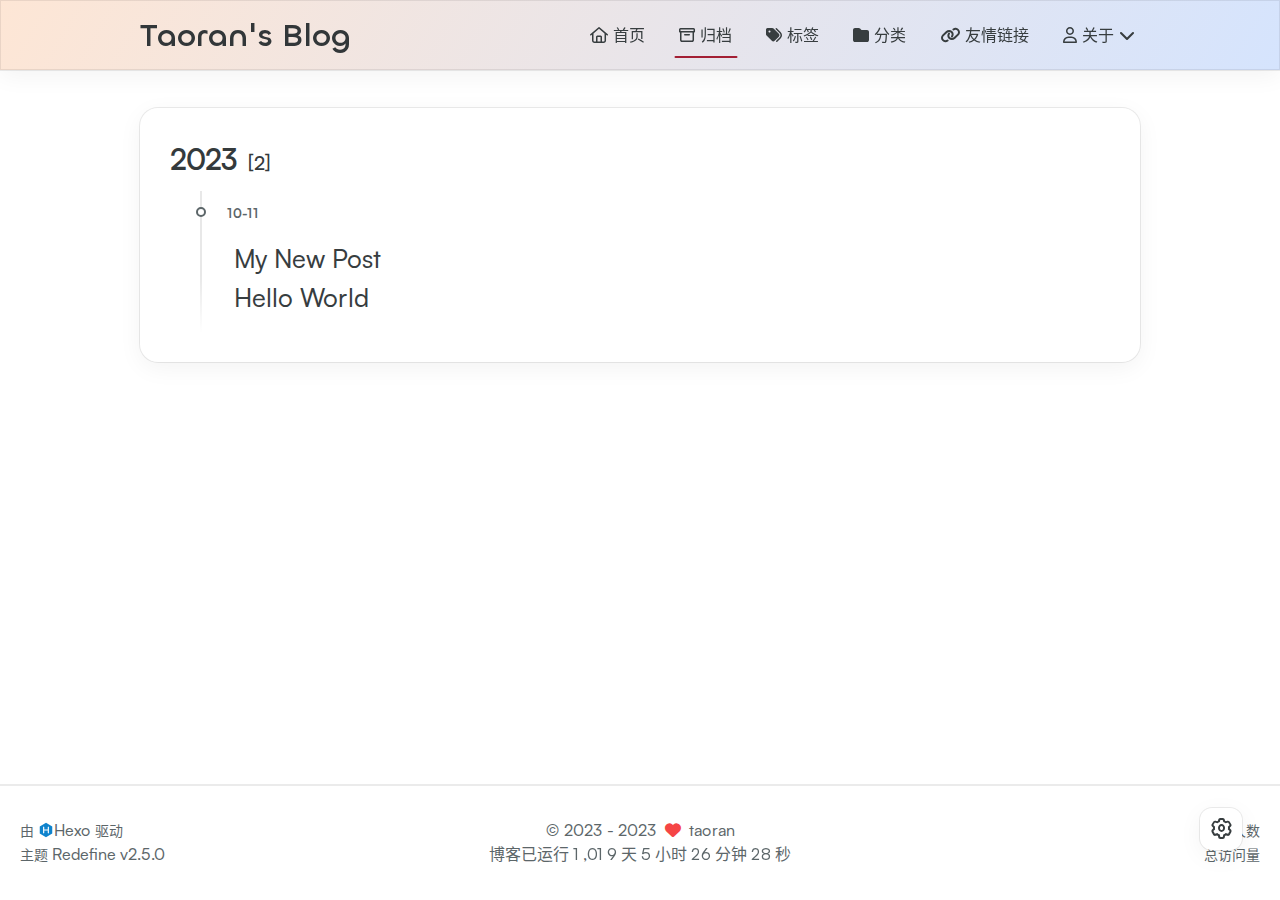
<file: archives/2023/10/index.html>
<!DOCTYPE html>
<html lang="zh-CN">
<head>
    <meta charset="utf-8">
    <meta name="viewport" content="width=device-width, initial-scale=1">
    <meta name="keywords" content="Hexo Theme Redefine">
    
    <meta name="author" content="taoran">
    <!-- preconnect -->
    <link rel="preconnect" href="https://fonts.googleapis.com">
    <link rel="preconnect" href="https://fonts.gstatic.com" crossorigin>

    
    <!--- Seo Part-->
    
    <link rel="canonical" href="https://tttran67.github.io/archives/2023/10/"/>
    <meta name="robots" content="index,follow">
    <meta name="googlebot" content="index,follow">
    <meta name="revisit-after" content="1 days">
    
        <meta name="description" content="���ڼ�¼�ͷ���">
<meta property="og:type" content="website">
<meta property="og:title" content="��Ȼ��С��">
<meta property="og:url" content="https://tttran67.github.io/archives/2023/10/index.html">
<meta property="og:site_name" content="��Ȼ��С��">
<meta property="og:description" content="���ڼ�¼�ͷ���">
<meta property="og:locale" content="zh_CN">
<meta property="article:author" content="��Ȼ">
<meta name="twitter:card" content="summary">
    
    
    <!--- Icon Part-->
    <link rel="icon" type="image/png" href="/images/redefine-favicon.svg" sizes="192x192">
    <link rel="apple-touch-icon" sizes="180x180" href="/images/redefine-favicon.svg">
    <meta name="theme-color" content="#A31F34">
    <link rel="shortcut icon" href="/images/redefine-favicon.svg">
    <!--- Page Info-->
    
    <title>
        
            归档: 2023/10 -
        
        Taoran&#39;s Blog
    </title>
    
<link rel="stylesheet" href="/css/style.css">


    
        
<link rel="stylesheet" href="/assets/build/styles.css">

    

    
<link rel="stylesheet" href="/fonts/fonts.css">

    
<link rel="stylesheet" href="/fonts/Satoshi/satoshi.css">

    
<link rel="stylesheet" href="/fonts/Chillax/chillax.css">

    <!--- Font Part-->
    
    
    
    

    <!--- Inject Part-->
    
    <script id="hexo-configurations">
    window.config = {"hostname":"tttran67.github.io","root":"/","language":"zh-CN"};
    window.theme = {"articles":{"style":{"font_size":"16px","line_height":1.5,"image_border_radius":"14px","image_alignment":"center","image_caption":false,"link_icon":true},"word_count":{"enable":true,"count":true,"min2read":true},"author_label":{"enable":true,"auto":false,"list":[]},"code_block":{"copy":true,"style":"mac","font":{"enable":false,"family":null,"url":null}},"toc":{"enable":true,"max_depth":3,"number":false,"expand":true,"init_open":true},"copyright":true,"lazyload":true,"recommendation":{"enable":false,"title":"推荐阅读","limit":3,"mobile_limit":2,"placeholder":"/images/wallhaven-wqery6-light.webp","skip_dirs":[]}},"colors":{"primary":"#A31F34","secondary":null},"global":{"fonts":{"chinese":{"enable":false,"family":null,"url":null},"english":{"enable":false,"family":null,"url":null}},"content_max_width":"1000px","sidebar_width":"210px","hover":{"shadow":true,"scale":false},"scroll_progress":{"bar":true,"percentage":true},"website_counter":{"url":"https://busuanzi.ibruce.info/busuanzi/2.3/busuanzi.pure.mini.js","enable":true,"site_pv":true,"site_uv":true,"post_pv":true},"single_page":true,"open_graph":true,"google_analytics":{"enable":false,"id":null}},"home_banner":{"enable":true,"style":"fixed","image":{"light":"/images/wallhaven-wqery6-light.webp","dark":"/images/wallhaven-wqery6-dark.webp"},"title":"陶然亭","subtitle":{"text":["Loading..."],"hitokoto":{"enable":true,"api":"https://v1.hitokoto.cn"},"typing_speed":100,"backing_speed":80,"starting_delay":500,"backing_delay":1500,"loop":true,"smart_backspace":true},"text_color":{"light":"#fff","dark":"#d1d1b6"},"text_style":{"title_size":"2.8rem","subtitle_size":"1.5rem","line_height":1.2},"custom_font":{"enable":false,"family":null,"url":null},"social_links":{"enable":true,"links":{"github":"https://github.com/tttran67","instagram":null,"zhihu":null,"twitter":null,"email":"805926731@qq.com"},"qrs":{"weixin":null}}},"plugins":{"feed":{"enable":false},"aplayer":{"enable":false,"type":"fixed","audios":[{"name":null,"artist":null,"url":null,"cover":null}]},"mermaid":{"enable":false,"version":"9.3.0"}},"version":"2.5.0","navbar":{"auto_hide":false,"color":{"left":"#f78736","right":"#367df7","transparency":35},"links":{"Home":{"path":"/","icon":"fa-regular fa-home"},"Archives":{"path":"/archives","icon":"fa-regular fa-archive"},"Tags":{"icon":"fa-solid fa-tags","path":"/tags/"},"Categories":{"icon":"fa-solid fa-folder","path":"/categories/"},"Friends":{"icon":"fa-solid fa-link","path":"/links/"},"About":{"icon":"fa-regular fa-user","submenus":{"Me":"/about","Github":"https://github.com/tttran67","Blog":"https://tttran67.github.io"}}},"search":{"enable":false,"preload":true}},"page_templates":{"friends_column":2,"tags_style":"blur"},"home":{"sidebar":{"enable":true,"position":"left","first_item":"menu, info","announcement":null,"links":{"Archives":{"path":"/archives","icon":"fa-regular fa-archive"},"Tags":{"path":"/tags","icon":"fa-regular fa-tags"},"Categories":{"path":"/categories","icon":"fa-regular fa-folder"}}},"article_date_format":"auto","categories":{"enable":true,"limit":3},"tags":{"enable":true,"limit":3}},"footerStart":"2023/10/11 10:04:04"};
    window.lang_ago = {"second":"%s 秒前","minute":"%s 分钟前","hour":"%s 小时前","day":"%s 天前","week":"%s 周前","month":"%s 个月前","year":"%s 年前"};
    window.data = {"masonry":false};
  </script>
    
    <!--- Fontawesome Part-->
    
<link rel="stylesheet" href="/fontawesome/fontawesome.min.css">

    
<link rel="stylesheet" href="/fontawesome/brands.min.css">

    
<link rel="stylesheet" href="/fontawesome/solid.min.css">

    
<link rel="stylesheet" href="/fontawesome/regular.min.css">

    
    
    
    
<meta name="generator" content="Hexo 6.3.0"></head>


<body>
<div class="progress-bar-container">
    
        <span class="scroll-progress-bar"></span>
    

    
        <span class="pjax-progress-bar"></span>
        <span class="swup-progress-icon">
            <i class="fa-solid fa-circle-notch fa-spin"></i>
        </span>
    
</div>


<main class="page-container" id="swup">

    

    <div class="main-content-container">


        <div class="main-content-header">
            <header class="navbar-container">
    
    <div class="navbar-content">
        <div class="left">
            
            <a class="logo-title" href="/">
                
                Taoran&#39;s Blog
                
            </a>
        </div>

        <div class="right">
            <!-- PC -->
            <div class="desktop">
                <ul class="navbar-list">
                    
                        
                            <li class="navbar-item">
                                <!-- Menu -->
                                <a class="" 
                                    href="/"  >
                                    
                                        
                                            <i class="fa-regular fa-home"></i>
                                        
                                        首页
                                    
                                </a>
                                <!-- Submenu -->
                                
                            </li>
                    
                        
                            <li class="navbar-item">
                                <!-- Menu -->
                                <a class="active" 
                                    href="/archives"  >
                                    
                                        
                                            <i class="fa-regular fa-archive"></i>
                                        
                                        归档
                                    
                                </a>
                                <!-- Submenu -->
                                
                            </li>
                    
                        
                            <li class="navbar-item">
                                <!-- Menu -->
                                <a class="" 
                                    href="/tags/"  >
                                    
                                        
                                            <i class="fa-solid fa-tags"></i>
                                        
                                        标签
                                    
                                </a>
                                <!-- Submenu -->
                                
                            </li>
                    
                        
                            <li class="navbar-item">
                                <!-- Menu -->
                                <a class="" 
                                    href="/categories/"  >
                                    
                                        
                                            <i class="fa-solid fa-folder"></i>
                                        
                                        分类
                                    
                                </a>
                                <!-- Submenu -->
                                
                            </li>
                    
                        
                            <li class="navbar-item">
                                <!-- Menu -->
                                <a class="" 
                                    href="/links/"  >
                                    
                                        
                                            <i class="fa-solid fa-link"></i>
                                        
                                        友情链接
                                    
                                </a>
                                <!-- Submenu -->
                                
                            </li>
                    
                        
                            <li class="navbar-item">
                                <!-- Menu -->
                                <a class="has-dropdown" 
                                    href="#" onClick="return false;">
                                    
                                        
                                            <i class="fa-regular fa-user"></i>
                                        
                                        关于&nbsp;<i class="fa-solid fa-chevron-down"></i>
                                    
                                </a>
                                <!-- Submenu -->
                                
                                    <ul class="sub-menu">
                                    
                                        <li>
                                        <a href="/about">ME
                                        </a>
                                        </li>
                                    
                                        <li>
                                        <a target="_blank" rel="noopener" href="https://github.com/tttran67">GITHUB
                                        </a>
                                        </li>
                                    
                                        <li>
                                        <a href="https://tttran67.github.io">BLOG
                                        </a>
                                        </li>
                                    
                                    </ul>
                                
                            </li>
                    
                    
                </ul>
            </div>
            <!-- Mobile -->
            <div class="mobile">
                
                <div class="icon-item navbar-bar">
                    <div class="navbar-bar-middle"></div>
                </div>
            </div>
        </div>
    </div>

    <!-- Mobile drawer -->
    <div class="navbar-drawer w-full absolute top-0 left-0 bg-background-color">
        <ul class="drawer-navbar-list flex flex-col justify-start items-center">
            
                
                    <li class="drawer-navbar-item text-base my-1.5 flex justify-center items-center">
                        <a class="rounded-3xl py-1.5 px-5 hover:border hover:!text-primary active:!text-primary group " 
                        href="/"  >
                             
                                
                                    <i class="fa-regular fa-home"></i>
                                
                                首页
                            
                        </a>
                    </li>
                    <!-- Submenu -->
                    
            
                
                    <li class="drawer-navbar-item text-base my-1.5 flex justify-center items-center">
                        <a class="rounded-3xl py-1.5 px-5 hover:border hover:!text-primary active:!text-primary group active" 
                        href="/archives"  >
                             
                                
                                    <i class="fa-regular fa-archive"></i>
                                
                                归档
                            
                        </a>
                    </li>
                    <!-- Submenu -->
                    
            
                
                    <li class="drawer-navbar-item text-base my-1.5 flex justify-center items-center">
                        <a class="rounded-3xl py-1.5 px-5 hover:border hover:!text-primary active:!text-primary group " 
                        href="/tags/"  >
                             
                                
                                    <i class="fa-solid fa-tags"></i>
                                
                                标签
                            
                        </a>
                    </li>
                    <!-- Submenu -->
                    
            
                
                    <li class="drawer-navbar-item text-base my-1.5 flex justify-center items-center">
                        <a class="rounded-3xl py-1.5 px-5 hover:border hover:!text-primary active:!text-primary group " 
                        href="/categories/"  >
                             
                                
                                    <i class="fa-solid fa-folder"></i>
                                
                                分类
                            
                        </a>
                    </li>
                    <!-- Submenu -->
                    
            
                
                    <li class="drawer-navbar-item text-base my-1.5 flex justify-center items-center">
                        <a class="rounded-3xl py-1.5 px-5 hover:border hover:!text-primary active:!text-primary group " 
                        href="/links/"  >
                             
                                
                                    <i class="fa-solid fa-link"></i>
                                
                                友情链接
                            
                        </a>
                    </li>
                    <!-- Submenu -->
                    
            
                
                    <li class="drawer-navbar-item text-base my-1.5 flex justify-center items-center">
                        <a class="rounded-3xl py-1.5 px-5 hover:border hover:!text-primary active:!text-primary group has-dropdown" 
                        href="#" onClick="return false;">
                            
                                
                                    <i class="fa-regular fa-user"></i>
                                
                                关于&nbsp;<i class="group-hover:rotate-180 transition-transform fa-solid fa-chevron-down"></i>
                            
                        </a>
                    </li>
                    <!-- Submenu -->
                              
                        
                            <li class="drawer-navbar-item text-base flex justify-center items-center hover:underline active:underline hover:underline-offset-1 rounded-3xl">
                                <a class="py-0.5" href="/about">ME</a>
                            </li>
                        
                            <li class="drawer-navbar-item text-base flex justify-center items-center hover:underline active:underline hover:underline-offset-1 rounded-3xl">
                                <a class="py-0.5" target="_blank" rel="noopener" href="https://github.com/tttran67">GITHUB</a>
                            </li>
                        
                            <li class="drawer-navbar-item text-base flex justify-center items-center hover:underline active:underline hover:underline-offset-1 rounded-3xl">
                                <a class="py-0.5" href="https://tttran67.github.io">BLOG</a>
                            </li>
                        
                    
            

        </ul>
    </div>

    <div class="window-mask"></div>

</header>


        </div>

        <div class="main-content-body">

            

            <div class="main-content">

                
                    <div class="archive-container ">
    

<div class="archive-list-container">
    
        <section class="archive-item">
            <div class="archive-item-header">
                <span class="archive-year">2023</span>
                <span class="archive-year-post-count">[2]</span>
            </div>
            <ul class="article-list">
              
                
                    
                    <li class="article-item" date-is='10-11'>
                
                
                    <a href="/2023/10/11/My-New-Post/">
                        <span class="article-title">My New Post</span>
                    </a>
                
              
                
                
                    <a href="/2023/10/11/hello-world/">
                        <span class="article-title">Hello World</span>
                    </a>
                
              
            </ul>
        </section>
    
</div>

</div>

                

            </div>

            

        </div>

        <div class="main-content-footer">
            <footer class="footer mt-5 py-5 h-auto text-base text-third-text-color relative border-t-2 border-t-border-color">
    <div class="info-container py-3 text-center">
        
        <div class="text-center">
            &copy;
            
              <span>2023</span>
              -
            
            2023&nbsp;&nbsp;<i class="fa-solid fa-heart fa-beat" style="--fa-animation-duration: 0.5s; color: #f54545"></i>&nbsp;&nbsp;<a href="/">taoran</a>
        </div>
        
            <script data-swup-reload-script src="https://busuanzi.ibruce.info/busuanzi/2.3/busuanzi.pure.mini.js"></script>
            <div class="relative text-center lg:absolute lg:right-[20px] lg:top-1/2 lg:-translate-y-1/2 lg:text-right">
                
                    <span id="busuanzi_container_site_uv" class="lg:!block">
                        <span class="text-sm">访问人数</span>
                        <span id="busuanzi_value_site_uv"></span>
                    </span>
                
                
                    <span id="busuanzi_container_site_pv" class="lg:!block">
                        <span class="text-sm">总访问量</span>
                        <span id="busuanzi_value_site_pv"></span>
                    </span>
                
            </div>
        
        <div class="relative text-center lg:absolute lg:left-[20px] lg:top-1/2 lg:-translate-y-1/2 lg:text-left">
            <span class="lg:block text-sm">由 <?xml version="1.0" encoding="utf-8"?><!DOCTYPE svg PUBLIC "-//W3C//DTD SVG 1.1//EN" "http://www.w3.org/Graphics/SVG/1.1/DTD/svg11.dtd"><svg class="relative top-[2px] inline-block align-baseline" version="1.1" id="圖層_1" xmlns="http://www.w3.org/2000/svg" xmlns:xlink="http://www.w3.org/1999/xlink" x="0px" y="0px" width="1rem" height="1rem" viewBox="0 0 512 512" enable-background="new 0 0 512 512" xml:space="preserve"><path fill="#0E83CD" d="M256.4,25.8l-200,115.5L56,371.5l199.6,114.7l200-115.5l0.4-230.2L256.4,25.8z M349,354.6l-18.4,10.7l-18.6-11V275H200v79.6l-18.4,10.7l-18.6-11v-197l18.5-10.6l18.5,10.8V237h112v-79.6l18.5-10.6l18.5,10.8V354.6z"/></svg><a target="_blank" class="text-base" href="https://hexo.io">Hexo</a> 驱动</span>
            <span class="text-sm lg:block">主题&nbsp;<a class="text-base" target="_blank" href="https://github.com/EvanNotFound/hexo-theme-redefine">Redefine v2.5.0</a></span>
        </div>
        
        
            <div>
                博客已运行 <span class="odometer" id="runtime_days" ></span> 天 <span class="odometer" id="runtime_hours"></span> 小时 <span class="odometer" id="runtime_minutes"></span> 分钟 <span class="odometer" id="runtime_seconds"></span> 秒
            </div>
        
        
            <script data-swup-reload-script>
                try {
                    function odometer_init() {
                    const elements = document.querySelectorAll('.odometer');
                    elements.forEach(el => {
                        new Odometer({
                            el,
                            format: '( ddd).dd',
                            duration: 200
                        });
                    });
                    }
                    odometer_init();
                } catch (error) {}
            </script>
        
        
        
    </div>  
</footer>
        </div>
    </div>

    

    <div class="right-side-tools-container">
        <div class="side-tools-container">
    <ul class="hidden-tools-list">
        <li class="right-bottom-tools tool-font-adjust-plus flex justify-center items-center">
            <i class="fa-regular fa-magnifying-glass-plus"></i>
        </li>

        <li class="right-bottom-tools tool-font-adjust-minus flex justify-center items-center">
            <i class="fa-regular fa-magnifying-glass-minus"></i>
        </li>

        <li class="right-bottom-tools tool-dark-light-toggle flex justify-center items-center">
            <i class="fa-regular fa-moon"></i>
        </li>

        <!-- rss -->
        

        

        <li class="right-bottom-tools tool-scroll-to-bottom flex justify-center items-center">
            <i class="fa-regular fa-arrow-down"></i>
        </li>
    </ul>

    <ul class="visible-tools-list">
        <li class="right-bottom-tools toggle-tools-list flex justify-center items-center">
            <i class="fa-regular fa-cog fa-spin"></i>
        </li>
        
            <li class="right-bottom-tools tool-scroll-to-top flex justify-center items-center">
                <i class="arrow-up fas fa-arrow-up"></i>
                <span class="percent"></span>
            </li>
        
        
    </ul>
</div>

    </div>

    <div class="image-viewer-container">
    <img src="">
</div>


    

</main>


    
<script src="/js/libs/Swup.min.js"></script>

<script src="/js/libs/SwupSlideTheme.min.js"></script>

<script src="/js/libs/SwupScriptsPlugin.min.js"></script>

<script src="/js/libs/SwupProgressPlugin.min.js"></script>

<script src="/js/libs/SwupScrollPlugin.min.js"></script>

<script src="/js/libs/SwupPreloadPlugin.min.js"></script>

<script>
    const swup = new Swup({
        plugins: [
            new SwupScriptsPlugin({
                optin: true,
            }),
            new SwupProgressPlugin(),
            new SwupScrollPlugin({
                offset: 80,
            }),
            new SwupSlideTheme({
                mainElement: ".main-content-body",
            }),
            new SwupPreloadPlugin(),
        ],
        containers: ["#swup"],
    });
</script>







<script src="/js/tools/imageViewer.js" type="module"></script>

<script src="/js/utils.js" type="module"></script>

<script src="/js/main.js" type="module"></script>

<script src="/js/layouts/navbarShrink.js" type="module"></script>

<script src="/js/tools/scrollTopBottom.js" type="module"></script>

<script src="/js/tools/lightDarkSwitch.js" type="module"></script>

<script src="/js/layouts/categoryList.js" type="module"></script>





    
<script src="/js/tools/codeBlock.js" type="module"></script>




    
<script src="/js/layouts/lazyload.js" type="module"></script>




    
<script src="/js/tools/runtime.js"></script>

    
<script src="/js/libs/odometer.min.js"></script>

    
<link rel="stylesheet" href="/assets/odometer-theme-minimal.css">




  
<script src="/js/libs/Typed.min.js"></script>

  
<script src="/js/plugins/typed.js" type="module"></script>







<div class="post-scripts" data-swup-reload-script>
    
        
<script src="/js/libs/anime.min.js"></script>

        
<script src="/js/tools/tocToggle.js" type="module"></script>

<script src="/js/layouts/toc.js" type="module"></script>

<script src="/js/plugins/tabs.js" type="module"></script>

    
</div>


</body>
</html>
</file>
<file: fonts/fonts.css>
/* noto-sans-sc-regular - chinese-simplified */
@font-face {
  font-family: "Noto Sans SC";
  font-style: normal;
  font-weight: 400;
  font-display: swap;
  src: local("Noto Sans SC"),
    url("./noto-sans-sc-v26-chinese-simplified-regular.woff2")
      format("woff2"),
    /* Chrome 26+, Opera 23+, Firefox 39+ */
      url("./noto-sans-sc-v26-chinese-simplified-regular.woff")
      format("woff"); /* Chrome 6+, Firefox 3.6+, IE 9+, Safari 5.1+ */
}
/* noto-sans-sc-700 - chinese-simplified */
@font-face {
  font-family: "Noto Sans SC";
  font-style: normal;
  font-weight: 700;
  font-display: swap;
  src: local("Noto Sans SC"),
    url("./noto-sans-sc-v26-chinese-simplified-700.woff2") format("woff2"),
    /* Chrome 26+, Opera 23+, Firefox 39+ */
      url("./noto-sans-sc-v26-chinese-simplified-700.woff") format("woff"); /* Chrome 6+, Firefox 3.6+, IE 9+, Safari 5.1+ */
}

/* ubuntu-mono-regular - latin */
@font-face {
  font-display: swap; /* Check https://developer.mozilla.org/en-US/docs/Web/CSS/@font-face/font-display for other options. */
  font-family: "Ubuntu Mono";
  font-style: normal;
  font-weight: 400;
  src: url("./ubuntu-mono-v15-latin-regular.woff2") format("woff2"),
    /* Chrome 36+, Opera 23+, Firefox 39+ */
      url("./ubuntu-mono-v15-latin-regular.woff") format("woff"); /* Chrome 5+, Firefox 3.6+, IE 9+, Safari 5.1+ */
}
</file>
<file: fonts/Satoshi/satoshi.css>
/**
 * @license
 *
 * Font Family: Satoshi
 * Designed by: Deni Anggara
 * URL: https://www.fontshare.comsatoshi
 * © 2023 Indian Type Foundry
 *
 * Font Styles:
 * Satoshi Variable(Variable font)
 * Satoshi Variable Italic(Variable font)
 *
*/


/**
* This is a variable font
* You can controll variable axes as shown below:
* font-variation-settings: 'wght' 900.0;
*
* available axes:

* 'wght' (range from 300.0 to 900.0)

*/

@font-face {
  font-family: 'Satoshi-Variable';
  src: url('Satoshi-Variable.woff2') format('woff2'),
       url('Satoshi-Variable.woff') format('woff'),
       url('Satoshi-Variable.ttf') format('truetype');
       font-weight: 300 900;
       font-display: swap;
       font-style: normal;
}


/**
* This is a variable font
* You can controll variable axes as shown below:
* font-variation-settings: 'wght' 900.0;
*
* available axes:

* 'wght' (range from 300.0 to 900.0)

*/

@font-face {
  font-family: 'Satoshi-VariableItalic';
  src: url('Satoshi-VariableItalic.woff2') format('woff2'),
       url('Satoshi-VariableItalic.woff') format('woff'),
       url('Satoshi-VariableItalic.ttf') format('truetype');
       font-weight: 300 900;
       font-display: swap;
       font-style: italic;
}
</file>
<file: fonts/Chillax/chillax.css>
/**
 * @license
 *
 * Font Family: Chillax
 * Designed by: Manushi Parikh
 * URL: https://www.fontshare.com/fonts/chillax
 * © 2023 Indian Type Foundry
 *
 * Font Style:
 * Chillax Variable(Variable font)
 *
*/


/**
* This is a variable font
* You can controll variable axes as shown below:
* font-variation-settings: 'wght' 700.0;
*
* available axes:

* 'wght' (range from 200.0 to 700.0)

*/

@font-face {
  font-family: 'Chillax-Variable';
  src: url('Chillax-Variable.woff2') format('woff2'),
       url('Chillax-Variable.woff') format('woff'),
       url('Chillax-Variable.ttf') format('truetype');
       font-weight: 200 700;
       font-display: swap;
       font-style: normal;
}
</file>
<file: assets/odometer-theme-minimal.css>
.odometer.odometer-auto-theme, .odometer.odometer-theme-minimal {
  display: inline-block;
  vertical-align: middle;
  *vertical-align: auto;
  *zoom: 1;
  *display: inline;
  position: relative;
}
.odometer.odometer-auto-theme .odometer-digit, .odometer.odometer-theme-minimal .odometer-digit {
  display: inline-block;
  vertical-align: middle;
  *vertical-align: auto;
  *zoom: 1;
  *display: inline;
  position: relative;
}
.odometer.odometer-auto-theme .odometer-digit .odometer-digit-spacer, .odometer.odometer-theme-minimal .odometer-digit .odometer-digit-spacer {
  display: inline-block;
  vertical-align: middle;
  *vertical-align: auto;
  *zoom: 1;
  *display: inline;
  visibility: hidden;
}
.odometer.odometer-auto-theme .odometer-digit .odometer-digit-inner, .odometer.odometer-theme-minimal .odometer-digit .odometer-digit-inner {
  text-align: left;
  display: block;
  position: absolute;
  top: 0;
  left: 0;
  right: 0;
  bottom: 0;
  overflow: hidden;
}
.odometer.odometer-auto-theme .odometer-digit .odometer-ribbon, .odometer.odometer-theme-minimal .odometer-digit .odometer-ribbon {
  display: block;
}
.odometer.odometer-auto-theme .odometer-digit .odometer-ribbon-inner, .odometer.odometer-theme-minimal .odometer-digit .odometer-ribbon-inner {
  display: block;
  -webkit-backface-visibility: hidden;
}
.odometer.odometer-auto-theme .odometer-digit .odometer-value, .odometer.odometer-theme-minimal .odometer-digit .odometer-value {
  display: block;
  -webkit-transform: translateZ(0);
}
.odometer.odometer-auto-theme .odometer-digit .odometer-value.odometer-last-value, .odometer.odometer-theme-minimal .odometer-digit .odometer-value.odometer-last-value {
  position: absolute;
}
.odometer.odometer-auto-theme.odometer-animating-up .odometer-ribbon-inner, .odometer.odometer-theme-minimal.odometer-animating-up .odometer-ribbon-inner {
  -webkit-transition: -webkit-transform 2s;
  -moz-transition: -moz-transform 2s;
  -ms-transition: -ms-transform 2s;
  -o-transition: -o-transform 2s;
  transition: transform 2s;
}
.odometer.odometer-auto-theme.odometer-animating-up.odometer-animating .odometer-ribbon-inner, .odometer.odometer-theme-minimal.odometer-animating-up.odometer-animating .odometer-ribbon-inner {
  -webkit-transform: translateY(-100%);
  -moz-transform: translateY(-100%);
  -ms-transform: translateY(-100%);
  -o-transform: translateY(-100%);
  transform: translateY(-100%);
}
.odometer.odometer-auto-theme.odometer-animating-down .odometer-ribbon-inner, .odometer.odometer-theme-minimal.odometer-animating-down .odometer-ribbon-inner {
  -webkit-transform: translateY(-100%);
  -moz-transform: translateY(-100%);
  -ms-transform: translateY(-100%);
  -o-transform: translateY(-100%);
  transform: translateY(-100%);
}
.odometer.odometer-auto-theme.odometer-animating-down.odometer-animating .odometer-ribbon-inner, .odometer.odometer-theme-minimal.odometer-animating-down.odometer-animating .odometer-ribbon-inner {
  -webkit-transition: -webkit-transform 2s;
  -moz-transition: -moz-transform 2s;
  -ms-transition: -ms-transform 2s;
  -o-transition: -o-transform 2s;
  transition: transform 2s;
  -webkit-transform: translateY(0);
  -moz-transform: translateY(0);
  -ms-transform: translateY(0);
  -o-transform: translateY(0);
  transform: translateY(0);
}
</file>
<file: css/style.css>
@tailwind base;
@tailwind components;
@tailwind utilities;
.fade-in-down-animation {
  animation-fill-mode: both;
  animation-duration: 1s;
  animation-name: fade-in-down;
  will-change: transform;
}
.title-hover-animation {
  display: inline-block;
  position: relative;
  border-bottom: none;
  line-height: 1.3;
  vertical-align: top;
  color: var(--second-text-color);
}
.title-hover-animation::before {
  content: '';
  position: absolute;
  width: 100%;
  height: 2px;
  bottom: -4px;
  left: 0;
  background-color: var(--second-text-color);
  visibility: hidden;
  transform: scaleX(0);
  transition-property: color, background, box-shadow, border-color, visibility, transform;
  transition-delay: 0s, 0s, 0s, 0s, 0s, 0s;
  transition-duration: 0.2s, 0.2s, 0.2s, 0.2s, 0.2s, 0.2s;
  transition-timing-function: ease, ease, ease, ease, ease-in-out, ease-in-out;
}
@-moz-keyframes fade-in-down {
  0% {
    opacity: 0;
    transform: translateY(-50px);
  }
  100% {
    opacity: 1;
    transform: translateY(0);
  }
}
@-webkit-keyframes fade-in-down {
  0% {
    opacity: 0;
    transform: translateY(-50px);
  }
  100% {
    opacity: 1;
    transform: translateY(0);
  }
}
@-o-keyframes fade-in-down {
  0% {
    opacity: 0;
    transform: translateY(-50px);
  }
  100% {
    opacity: 1;
    transform: translateY(0);
  }
}
@keyframes fade-in-down {
  0% {
    opacity: 0;
    transform: translateY(-50px);
  }
  100% {
    opacity: 1;
    transform: translateY(0);
  }
}
@-moz-keyframes icon-animate {
  0%, 100% {
    transform: scale(1);
  }
  10%, 30% {
    transform: scale(0.88);
  }
  20%, 40%, 60%, 80% {
    transform: scale(1.08);
  }
  50%, 70% {
    transform: scale(1.08);
  }
}
@-webkit-keyframes icon-animate {
  0%, 100% {
    transform: scale(1);
  }
  10%, 30% {
    transform: scale(0.88);
  }
  20%, 40%, 60%, 80% {
    transform: scale(1.08);
  }
  50%, 70% {
    transform: scale(1.08);
  }
}
@-o-keyframes icon-animate {
  0%, 100% {
    transform: scale(1);
  }
  10%, 30% {
    transform: scale(0.88);
  }
  20%, 40%, 60%, 80% {
    transform: scale(1.08);
  }
  50%, 70% {
    transform: scale(1.08);
  }
}
@keyframes icon-animate {
  0%, 100% {
    transform: scale(1);
  }
  10%, 30% {
    transform: scale(0.88);
  }
  20%, 40%, 60%, 80% {
    transform: scale(1.08);
  }
  50%, 70% {
    transform: scale(1.08);
  }
}
:root {
  --background-color: #fff;
  --background-color-transparent: rgba(255,255,255,0.6);
  --background-color-transparent-15: rgba(255,255,255,0.15);
  --background-color-transparent-40: rgba(255,255,255,0.4);
  --background-color-transparent-80: rgba(255,255,255,0.8);
  --second-background-color: #fafafa;
  --third-background-color: #f7f7f7;
  --third-background-color-transparent: rgba(241,241,241,0.6);
  --primary-color: #a31f34;
  --first-text-color: #323739;
  --second-text-color: #343a3c;
  --third-text-color: #5c6669;
  --fourth-text-color: #eaeced;
  --default-text-color: #373d3f;
  --invert-text-color: #bebec6;
  --border-color: rgba(0,0,0,0.08);
  --selection-color: #be243c;
  --shadow-color-1: rgba(0,0,0,0.08);
  --shadow-color-2: rgba(0,0,0,0.05);
  --shadow-hover-color: rgba(0,0,0,0.28);
  --scrollbar-color: #c1c1c1;
  --scrollbar-color-hover: #a1a1a1;
  --scroll-bar-bg-color: #fafafa;
  --link-color: #323739;
  --copyright-info-color: #c03;
  --avatar-background-color: #06c;
  --pjax-progress-bar-color: linear-gradient(45deg, #f10006, #ef5b00, #e59c01, #19ca05, #00cab5, #0264c8, #c303c3);
  --archive-timeline-last-child-color: linear-gradient(to bottom, #e8e8e8 60%, rgba(0,0,0,0) 100%) 1 100%;
  --note-blue-title-bg: #d6f7fb;
  --note-red-title-bg: #fde9e9;
  --note-cyan-title-bg: #e9fdf9;
  --note-green-title-bg: #e9fde9;
  --note-yellow-title-bg: #fdf9e9;
  --note-gray-title-bg: #f9f9f9;
  --note-type-title-bg: #fdf3e9;
  --note-black-title-bg: #e9e9e9;
  --note-purple-title-bg: #f9e9fd;
  --home-banner-img: url("/images/wallhaven-wqery6-light.webp");
  --home-banner-text-color: #fff;
  --home-banner-icons-container-border-color: rgba(255,255,255,0.35);
  --home-banner-icons-container-background-color: rgba(255,255,255,0.3);
  --redefine-box-shadow: var(--shadow-color-2) 0px 6px 24px 0px, var(--shadow-color-1) 0px 0px 0px 1px;
  --redefine-box-shadow-hover: var(--shadow-color-2) 0px 6px 24px 0px, var(--shadow-color-1) 0px 0px 0px 1px, var(--shadow-color-1) 0px 0px 0px 1px inset;
  --redefine-box-shadow-flat: var(--shadow-color-2) 0px 1px 4px 0px, var(--shadow-color-1) 0px 0px 0px 1px;
  --redefine-box-shadow-flat-hover: var(--shadow-color-2) 0px 1px 4px 0px, var(--shadow-color-1) 0px 0px 0px 1px, var(--shadow-color-1) 0px 0px 0px 1px inset;
  --mermaid-theme: '';
}
@media (prefers-color-scheme: light) {
  :root {
    --background-color: #fff;
    --background-color-transparent: rgba(255,255,255,0.6);
    --background-color-transparent-15: rgba(255,255,255,0.15);
    --background-color-transparent-40: rgba(255,255,255,0.4);
    --background-color-transparent-80: rgba(255,255,255,0.8);
    --second-background-color: #fafafa;
    --third-background-color: #f7f7f7;
    --third-background-color-transparent: rgba(241,241,241,0.6);
    --primary-color: #a31f34;
    --first-text-color: #323739;
    --second-text-color: #343a3c;
    --third-text-color: #5c6669;
    --fourth-text-color: #eaeced;
    --default-text-color: #373d3f;
    --invert-text-color: #bebec6;
    --border-color: rgba(0,0,0,0.08);
    --selection-color: #be243c;
    --shadow-color-1: rgba(0,0,0,0.08);
    --shadow-color-2: rgba(0,0,0,0.05);
    --shadow-hover-color: rgba(0,0,0,0.28);
    --scrollbar-color: #c1c1c1;
    --scrollbar-color-hover: #a1a1a1;
    --scroll-bar-bg-color: #fafafa;
    --link-color: #323739;
    --copyright-info-color: #c03;
    --avatar-background-color: #06c;
    --pjax-progress-bar-color: linear-gradient(45deg, #f10006, #ef5b00, #e59c01, #19ca05, #00cab5, #0264c8, #c303c3);
    --archive-timeline-last-child-color: linear-gradient(to bottom, #e8e8e8 60%, rgba(0,0,0,0) 100%) 1 100%;
    --note-blue-title-bg: #d6f7fb;
    --note-red-title-bg: #fde9e9;
    --note-cyan-title-bg: #e9fdf9;
    --note-green-title-bg: #e9fde9;
    --note-yellow-title-bg: #fdf9e9;
    --note-gray-title-bg: #f9f9f9;
    --note-type-title-bg: #fdf3e9;
    --note-black-title-bg: #e9e9e9;
    --note-purple-title-bg: #f9e9fd;
    --home-banner-img: url("/images/wallhaven-wqery6-light.webp");
    --home-banner-text-color: #fff;
    --home-banner-icons-container-border-color: rgba(255,255,255,0.35);
    --home-banner-icons-container-background-color: rgba(255,255,255,0.3);
    --redefine-box-shadow: var(--shadow-color-2) 0px 6px 24px 0px, var(--shadow-color-1) 0px 0px 0px 1px;
    --redefine-box-shadow-hover: var(--shadow-color-2) 0px 6px 24px 0px, var(--shadow-color-1) 0px 0px 0px 1px, var(--shadow-color-1) 0px 0px 0px 1px inset;
    --redefine-box-shadow-flat: var(--shadow-color-2) 0px 1px 4px 0px, var(--shadow-color-1) 0px 0px 0px 1px;
    --redefine-box-shadow-flat-hover: var(--shadow-color-2) 0px 1px 4px 0px, var(--shadow-color-1) 0px 0px 0px 1px, var(--shadow-color-1) 0px 0px 0px 1px inset;
    --mermaid-theme: '';
  }
}
@media (prefers-color-scheme: dark) {
  :root {
    --background-color: #202124;
    --background-color-transparent: rgba(32,33,36,0.4);
    --background-color-transparent-15: rgba(32,33,36,0.15);
    --background-color-transparent-40: rgba(32,33,36,0.4);
    --background-color-transparent-80: rgba(32,33,36,0.8);
    --second-background-color: #242529;
    --third-background-color: #292b2f;
    --third-background-color-transparent: rgba(32,33,36,0.6);
    --primary-color: #a31f34;
    --first-text-color: #d2d2d7;
    --second-text-color: #cbcbd1;
    --third-text-color: #9595a2;
    --fourth-text-color: #242429;
    --default-text-color: #bebec6;
    --invert-text-color: #373d3f;
    --border-color: rgba(255,255,255,0.08);
    --selection-color: #be243c;
    --shadow-color-1: rgba(255,255,255,0.08);
    --shadow-color-2: rgba(255,255,255,0.05);
    --shadow-hover-color: rgba(69,69,69,0.28);
    --scrollbar-color: #898989;
    --scrollbar-color-hover: #a1a1a1;
    --scroll-bar-bg-color: #2a2c30;
    --link-color: #c5c5cc;
    --copyright-info-color: #a30029;
    --avatar-background-color: #005cb8;
    --pjax-progress-bar-color: linear-gradient(45deg, #ea404a, #ea722f, #e9a71f, #67e559, #18ecec, #1b85f1, #ee1dee);
    --archive-timeline-last-child-color: linear-gradient(to bottom, #323232 60%, rgba(255,255,255,0) 100%) 1 100%;
    --note-blue-title-bg: #1e3e46;
    --note-red-title-bg: #4e1e1e;
    --note-cyan-title-bg: #1e4e4e;
    --note-green-title-bg: #1e4e1e;
    --note-yellow-title-bg: #4e4e1e;
    --note-gray-title-bg: #4e4e4e;
    --note-type-title-bg: #4e3a1e;
    --note-black-title-bg: #1e1e1e;
    --note-purple-title-bg: #4e1e4e;
    --home-banner-img: url("/images/wallhaven-wqery6-dark.webp");
    --home-banner-text-color: #d1d1b6;
    --home-banner-icons-container-border-color: rgba(197,197,197,0.35);
    --home-banner-icons-container-background-color: rgba(197,197,197,0.3);
    --redefine-box-shadow: var(--shadow-color-2) 0px 6px 24px 0px, var(--shadow-color-1) 0px 0px 0px 1px;
    --redefine-box-shadow-hover: var(--shadow-color-2) 0px 6px 24px 0px, var(--shadow-color-1) 0px 0px 0px 1px, var(--shadow-color-1) 0px 0px 0px 1px inset;
    --redefine-box-shadow-flat: var(--shadow-color-2) 0px 1px 4px 0px, var(--shadow-color-1) 0px 0px 0px 1px;
    --redefine-box-shadow-flat-hover: var(--shadow-color-2) 0px 1px 4px 0px, var(--shadow-color-1) 0px 0px 0px 1px, var(--shadow-color-1) 0px 0px 0px 1px inset;
    --mermaid-theme: '';
  }
}
.light-mode {
  --background-color: #fff;
  --background-color-transparent: rgba(255,255,255,0.6);
  --background-color-transparent-15: rgba(255,255,255,0.15);
  --background-color-transparent-40: rgba(255,255,255,0.4);
  --background-color-transparent-80: rgba(255,255,255,0.8);
  --second-background-color: #fafafa;
  --third-background-color: #f7f7f7;
  --third-background-color-transparent: rgba(241,241,241,0.6);
  --primary-color: #a31f34;
  --first-text-color: #323739;
  --second-text-color: #343a3c;
  --third-text-color: #5c6669;
  --fourth-text-color: #eaeced;
  --default-text-color: #373d3f;
  --invert-text-color: #bebec6;
  --border-color: rgba(0,0,0,0.08);
  --selection-color: #be243c;
  --shadow-color-1: rgba(0,0,0,0.08);
  --shadow-color-2: rgba(0,0,0,0.05);
  --shadow-hover-color: rgba(0,0,0,0.28);
  --scrollbar-color: #c1c1c1;
  --scrollbar-color-hover: #a1a1a1;
  --scroll-bar-bg-color: #fafafa;
  --link-color: #323739;
  --copyright-info-color: #c03;
  --avatar-background-color: #06c;
  --pjax-progress-bar-color: linear-gradient(45deg, #f10006, #ef5b00, #e59c01, #19ca05, #00cab5, #0264c8, #c303c3);
  --archive-timeline-last-child-color: linear-gradient(to bottom, #e8e8e8 60%, rgba(0,0,0,0) 100%) 1 100%;
  --note-blue-title-bg: #d6f7fb;
  --note-red-title-bg: #fde9e9;
  --note-cyan-title-bg: #e9fdf9;
  --note-green-title-bg: #e9fde9;
  --note-yellow-title-bg: #fdf9e9;
  --note-gray-title-bg: #f9f9f9;
  --note-type-title-bg: #fdf3e9;
  --note-black-title-bg: #e9e9e9;
  --note-purple-title-bg: #f9e9fd;
  --home-banner-img: url("/images/wallhaven-wqery6-light.webp");
  --home-banner-text-color: #fff;
  --home-banner-icons-container-border-color: rgba(255,255,255,0.35);
  --home-banner-icons-container-background-color: rgba(255,255,255,0.3);
  --redefine-box-shadow: var(--shadow-color-2) 0px 6px 24px 0px, var(--shadow-color-1) 0px 0px 0px 1px;
  --redefine-box-shadow-hover: var(--shadow-color-2) 0px 6px 24px 0px, var(--shadow-color-1) 0px 0px 0px 1px, var(--shadow-color-1) 0px 0px 0px 1px inset;
  --redefine-box-shadow-flat: var(--shadow-color-2) 0px 1px 4px 0px, var(--shadow-color-1) 0px 0px 0px 1px;
  --redefine-box-shadow-flat-hover: var(--shadow-color-2) 0px 1px 4px 0px, var(--shadow-color-1) 0px 0px 0px 1px, var(--shadow-color-1) 0px 0px 0px 1px inset;
  --mermaid-theme: '';
}
.dark-mode {
  --background-color: #202124;
  --background-color-transparent: rgba(32,33,36,0.4);
  --background-color-transparent-15: rgba(32,33,36,0.15);
  --background-color-transparent-40: rgba(32,33,36,0.4);
  --background-color-transparent-80: rgba(32,33,36,0.8);
  --second-background-color: #242529;
  --third-background-color: #292b2f;
  --third-background-color-transparent: rgba(32,33,36,0.6);
  --primary-color: #a31f34;
  --first-text-color: #d2d2d7;
  --second-text-color: #cbcbd1;
  --third-text-color: #9595a2;
  --fourth-text-color: #242429;
  --default-text-color: #bebec6;
  --invert-text-color: #373d3f;
  --border-color: rgba(255,255,255,0.08);
  --selection-color: #be243c;
  --shadow-color-1: rgba(255,255,255,0.08);
  --shadow-color-2: rgba(255,255,255,0.05);
  --shadow-hover-color: rgba(69,69,69,0.28);
  --scrollbar-color: #898989;
  --scrollbar-color-hover: #a1a1a1;
  --scroll-bar-bg-color: #2a2c30;
  --link-color: #c5c5cc;
  --copyright-info-color: #a30029;
  --avatar-background-color: #005cb8;
  --pjax-progress-bar-color: linear-gradient(45deg, #ea404a, #ea722f, #e9a71f, #67e559, #18ecec, #1b85f1, #ee1dee);
  --archive-timeline-last-child-color: linear-gradient(to bottom, #323232 60%, rgba(255,255,255,0) 100%) 1 100%;
  --note-blue-title-bg: #1e3e46;
  --note-red-title-bg: #4e1e1e;
  --note-cyan-title-bg: #1e4e4e;
  --note-green-title-bg: #1e4e1e;
  --note-yellow-title-bg: #4e4e1e;
  --note-gray-title-bg: #4e4e4e;
  --note-type-title-bg: #4e3a1e;
  --note-black-title-bg: #1e1e1e;
  --note-purple-title-bg: #4e1e4e;
  --home-banner-img: url("/images/wallhaven-wqery6-dark.webp");
  --home-banner-text-color: #d1d1b6;
  --home-banner-icons-container-border-color: rgba(197,197,197,0.35);
  --home-banner-icons-container-background-color: rgba(197,197,197,0.3);
  --redefine-box-shadow: var(--shadow-color-2) 0px 6px 24px 0px, var(--shadow-color-1) 0px 0px 0px 1px;
  --redefine-box-shadow-hover: var(--shadow-color-2) 0px 6px 24px 0px, var(--shadow-color-1) 0px 0px 0px 1px, var(--shadow-color-1) 0px 0px 0px 1px inset;
  --redefine-box-shadow-flat: var(--shadow-color-2) 0px 1px 4px 0px, var(--shadow-color-1) 0px 0px 0px 1px;
  --redefine-box-shadow-flat-hover: var(--shadow-color-2) 0px 1px 4px 0px, var(--shadow-color-1) 0px 0px 0px 1px, var(--shadow-color-1) 0px 0px 0px 1px inset;
  --mermaid-theme: '';
}
:root {
  --background-color: #fff;
  --background-color-transparent: rgba(255,255,255,0.6);
  --background-color-transparent-15: rgba(255,255,255,0.15);
  --background-color-transparent-40: rgba(255,255,255,0.4);
  --background-color-transparent-80: rgba(255,255,255,0.8);
  --second-background-color: #fafafa;
  --third-background-color: #f7f7f7;
  --third-background-color-transparent: rgba(241,241,241,0.6);
  --primary-color: #a31f34;
  --first-text-color: #323739;
  --second-text-color: #343a3c;
  --third-text-color: #5c6669;
  --fourth-text-color: #eaeced;
  --default-text-color: #373d3f;
  --invert-text-color: #bebec6;
  --border-color: rgba(0,0,0,0.08);
  --selection-color: #be243c;
  --shadow-color-1: rgba(0,0,0,0.08);
  --shadow-color-2: rgba(0,0,0,0.05);
  --shadow-hover-color: rgba(0,0,0,0.28);
  --scrollbar-color: #c1c1c1;
  --scrollbar-color-hover: #a1a1a1;
  --scroll-bar-bg-color: #fafafa;
  --link-color: #323739;
  --copyright-info-color: #c03;
  --avatar-background-color: #06c;
  --pjax-progress-bar-color: linear-gradient(45deg, #f10006, #ef5b00, #e59c01, #19ca05, #00cab5, #0264c8, #c303c3);
  --archive-timeline-last-child-color: linear-gradient(to bottom, #e8e8e8 60%, rgba(0,0,0,0) 100%) 1 100%;
  --note-blue-title-bg: #d6f7fb;
  --note-red-title-bg: #fde9e9;
  --note-cyan-title-bg: #e9fdf9;
  --note-green-title-bg: #e9fde9;
  --note-yellow-title-bg: #fdf9e9;
  --note-gray-title-bg: #f9f9f9;
  --note-type-title-bg: #fdf3e9;
  --note-black-title-bg: #e9e9e9;
  --note-purple-title-bg: #f9e9fd;
  --home-banner-img: url("/images/wallhaven-wqery6-light.webp");
  --home-banner-text-color: #fff;
  --home-banner-icons-container-border-color: rgba(255,255,255,0.35);
  --home-banner-icons-container-background-color: rgba(255,255,255,0.3);
  --redefine-box-shadow: var(--shadow-color-2) 0px 6px 24px 0px, var(--shadow-color-1) 0px 0px 0px 1px;
  --redefine-box-shadow-hover: var(--shadow-color-2) 0px 6px 24px 0px, var(--shadow-color-1) 0px 0px 0px 1px, var(--shadow-color-1) 0px 0px 0px 1px inset;
  --redefine-box-shadow-flat: var(--shadow-color-2) 0px 1px 4px 0px, var(--shadow-color-1) 0px 0px 0px 1px;
  --redefine-box-shadow-flat-hover: var(--shadow-color-2) 0px 1px 4px 0px, var(--shadow-color-1) 0px 0px 0px 1px, var(--shadow-color-1) 0px 0px 0px 1px inset;
  --mermaid-theme: '';
}
@media (prefers-color-scheme: light) {
  :root {
    --background-color: #fff;
    --background-color-transparent: rgba(255,255,255,0.6);
    --background-color-transparent-15: rgba(255,255,255,0.15);
    --background-color-transparent-40: rgba(255,255,255,0.4);
    --background-color-transparent-80: rgba(255,255,255,0.8);
    --second-background-color: #fafafa;
    --third-background-color: #f7f7f7;
    --third-background-color-transparent: rgba(241,241,241,0.6);
    --primary-color: #a31f34;
    --first-text-color: #323739;
    --second-text-color: #343a3c;
    --third-text-color: #5c6669;
    --fourth-text-color: #eaeced;
    --default-text-color: #373d3f;
    --invert-text-color: #bebec6;
    --border-color: rgba(0,0,0,0.08);
    --selection-color: #be243c;
    --shadow-color-1: rgba(0,0,0,0.08);
    --shadow-color-2: rgba(0,0,0,0.05);
    --shadow-hover-color: rgba(0,0,0,0.28);
    --scrollbar-color: #c1c1c1;
    --scrollbar-color-hover: #a1a1a1;
    --scroll-bar-bg-color: #fafafa;
    --link-color: #323739;
    --copyright-info-color: #c03;
    --avatar-background-color: #06c;
    --pjax-progress-bar-color: linear-gradient(45deg, #f10006, #ef5b00, #e59c01, #19ca05, #00cab5, #0264c8, #c303c3);
    --archive-timeline-last-child-color: linear-gradient(to bottom, #e8e8e8 60%, rgba(0,0,0,0) 100%) 1 100%;
    --note-blue-title-bg: #d6f7fb;
    --note-red-title-bg: #fde9e9;
    --note-cyan-title-bg: #e9fdf9;
    --note-green-title-bg: #e9fde9;
    --note-yellow-title-bg: #fdf9e9;
    --note-gray-title-bg: #f9f9f9;
    --note-type-title-bg: #fdf3e9;
    --note-black-title-bg: #e9e9e9;
    --note-purple-title-bg: #f9e9fd;
    --home-banner-img: url("/images/wallhaven-wqery6-light.webp");
    --home-banner-text-color: #fff;
    --home-banner-icons-container-border-color: rgba(255,255,255,0.35);
    --home-banner-icons-container-background-color: rgba(255,255,255,0.3);
    --redefine-box-shadow: var(--shadow-color-2) 0px 6px 24px 0px, var(--shadow-color-1) 0px 0px 0px 1px;
    --redefine-box-shadow-hover: var(--shadow-color-2) 0px 6px 24px 0px, var(--shadow-color-1) 0px 0px 0px 1px, var(--shadow-color-1) 0px 0px 0px 1px inset;
    --redefine-box-shadow-flat: var(--shadow-color-2) 0px 1px 4px 0px, var(--shadow-color-1) 0px 0px 0px 1px;
    --redefine-box-shadow-flat-hover: var(--shadow-color-2) 0px 1px 4px 0px, var(--shadow-color-1) 0px 0px 0px 1px, var(--shadow-color-1) 0px 0px 0px 1px inset;
    --mermaid-theme: '';
  }
}
@media (prefers-color-scheme: dark) {
  :root {
    --background-color: #202124;
    --background-color-transparent: rgba(32,33,36,0.4);
    --background-color-transparent-15: rgba(32,33,36,0.15);
    --background-color-transparent-40: rgba(32,33,36,0.4);
    --background-color-transparent-80: rgba(32,33,36,0.8);
    --second-background-color: #242529;
    --third-background-color: #292b2f;
    --third-background-color-transparent: rgba(32,33,36,0.6);
    --primary-color: #a31f34;
    --first-text-color: #d2d2d7;
    --second-text-color: #cbcbd1;
    --third-text-color: #9595a2;
    --fourth-text-color: #242429;
    --default-text-color: #bebec6;
    --invert-text-color: #373d3f;
    --border-color: rgba(255,255,255,0.08);
    --selection-color: #be243c;
    --shadow-color-1: rgba(255,255,255,0.08);
    --shadow-color-2: rgba(255,255,255,0.05);
    --shadow-hover-color: rgba(69,69,69,0.28);
    --scrollbar-color: #898989;
    --scrollbar-color-hover: #a1a1a1;
    --scroll-bar-bg-color: #2a2c30;
    --link-color: #c5c5cc;
    --copyright-info-color: #a30029;
    --avatar-background-color: #005cb8;
    --pjax-progress-bar-color: linear-gradient(45deg, #ea404a, #ea722f, #e9a71f, #67e559, #18ecec, #1b85f1, #ee1dee);
    --archive-timeline-last-child-color: linear-gradient(to bottom, #323232 60%, rgba(255,255,255,0) 100%) 1 100%;
    --note-blue-title-bg: #1e3e46;
    --note-red-title-bg: #4e1e1e;
    --note-cyan-title-bg: #1e4e4e;
    --note-green-title-bg: #1e4e1e;
    --note-yellow-title-bg: #4e4e1e;
    --note-gray-title-bg: #4e4e4e;
    --note-type-title-bg: #4e3a1e;
    --note-black-title-bg: #1e1e1e;
    --note-purple-title-bg: #4e1e4e;
    --home-banner-img: url("/images/wallhaven-wqery6-dark.webp");
    --home-banner-text-color: #d1d1b6;
    --home-banner-icons-container-border-color: rgba(197,197,197,0.35);
    --home-banner-icons-container-background-color: rgba(197,197,197,0.3);
    --redefine-box-shadow: var(--shadow-color-2) 0px 6px 24px 0px, var(--shadow-color-1) 0px 0px 0px 1px;
    --redefine-box-shadow-hover: var(--shadow-color-2) 0px 6px 24px 0px, var(--shadow-color-1) 0px 0px 0px 1px, var(--shadow-color-1) 0px 0px 0px 1px inset;
    --redefine-box-shadow-flat: var(--shadow-color-2) 0px 1px 4px 0px, var(--shadow-color-1) 0px 0px 0px 1px;
    --redefine-box-shadow-flat-hover: var(--shadow-color-2) 0px 1px 4px 0px, var(--shadow-color-1) 0px 0px 0px 1px, var(--shadow-color-1) 0px 0px 0px 1px inset;
    --mermaid-theme: '';
  }
}
.light-mode {
  --background-color: #fff;
  --background-color-transparent: rgba(255,255,255,0.6);
  --background-color-transparent-15: rgba(255,255,255,0.15);
  --background-color-transparent-40: rgba(255,255,255,0.4);
  --background-color-transparent-80: rgba(255,255,255,0.8);
  --second-background-color: #fafafa;
  --third-background-color: #f7f7f7;
  --third-background-color-transparent: rgba(241,241,241,0.6);
  --primary-color: #a31f34;
  --first-text-color: #323739;
  --second-text-color: #343a3c;
  --third-text-color: #5c6669;
  --fourth-text-color: #eaeced;
  --default-text-color: #373d3f;
  --invert-text-color: #bebec6;
  --border-color: rgba(0,0,0,0.08);
  --selection-color: #be243c;
  --shadow-color-1: rgba(0,0,0,0.08);
  --shadow-color-2: rgba(0,0,0,0.05);
  --shadow-hover-color: rgba(0,0,0,0.28);
  --scrollbar-color: #c1c1c1;
  --scrollbar-color-hover: #a1a1a1;
  --scroll-bar-bg-color: #fafafa;
  --link-color: #323739;
  --copyright-info-color: #c03;
  --avatar-background-color: #06c;
  --pjax-progress-bar-color: linear-gradient(45deg, #f10006, #ef5b00, #e59c01, #19ca05, #00cab5, #0264c8, #c303c3);
  --archive-timeline-last-child-color: linear-gradient(to bottom, #e8e8e8 60%, rgba(0,0,0,0) 100%) 1 100%;
  --note-blue-title-bg: #d6f7fb;
  --note-red-title-bg: #fde9e9;
  --note-cyan-title-bg: #e9fdf9;
  --note-green-title-bg: #e9fde9;
  --note-yellow-title-bg: #fdf9e9;
  --note-gray-title-bg: #f9f9f9;
  --note-type-title-bg: #fdf3e9;
  --note-black-title-bg: #e9e9e9;
  --note-purple-title-bg: #f9e9fd;
  --home-banner-img: url("/images/wallhaven-wqery6-light.webp");
  --home-banner-text-color: #fff;
  --home-banner-icons-container-border-color: rgba(255,255,255,0.35);
  --home-banner-icons-container-background-color: rgba(255,255,255,0.3);
  --redefine-box-shadow: var(--shadow-color-2) 0px 6px 24px 0px, var(--shadow-color-1) 0px 0px 0px 1px;
  --redefine-box-shadow-hover: var(--shadow-color-2) 0px 6px 24px 0px, var(--shadow-color-1) 0px 0px 0px 1px, var(--shadow-color-1) 0px 0px 0px 1px inset;
  --redefine-box-shadow-flat: var(--shadow-color-2) 0px 1px 4px 0px, var(--shadow-color-1) 0px 0px 0px 1px;
  --redefine-box-shadow-flat-hover: var(--shadow-color-2) 0px 1px 4px 0px, var(--shadow-color-1) 0px 0px 0px 1px, var(--shadow-color-1) 0px 0px 0px 1px inset;
  --mermaid-theme: '';
}
.dark-mode {
  --background-color: #202124;
  --background-color-transparent: rgba(32,33,36,0.4);
  --background-color-transparent-15: rgba(32,33,36,0.15);
  --background-color-transparent-40: rgba(32,33,36,0.4);
  --background-color-transparent-80: rgba(32,33,36,0.8);
  --second-background-color: #242529;
  --third-background-color: #292b2f;
  --third-background-color-transparent: rgba(32,33,36,0.6);
  --primary-color: #a31f34;
  --first-text-color: #d2d2d7;
  --second-text-color: #cbcbd1;
  --third-text-color: #9595a2;
  --fourth-text-color: #242429;
  --default-text-color: #bebec6;
  --invert-text-color: #373d3f;
  --border-color: rgba(255,255,255,0.08);
  --selection-color: #be243c;
  --shadow-color-1: rgba(255,255,255,0.08);
  --shadow-color-2: rgba(255,255,255,0.05);
  --shadow-hover-color: rgba(69,69,69,0.28);
  --scrollbar-color: #898989;
  --scrollbar-color-hover: #a1a1a1;
  --scroll-bar-bg-color: #2a2c30;
  --link-color: #c5c5cc;
  --copyright-info-color: #a30029;
  --avatar-background-color: #005cb8;
  --pjax-progress-bar-color: linear-gradient(45deg, #ea404a, #ea722f, #e9a71f, #67e559, #18ecec, #1b85f1, #ee1dee);
  --archive-timeline-last-child-color: linear-gradient(to bottom, #323232 60%, rgba(255,255,255,0) 100%) 1 100%;
  --note-blue-title-bg: #1e3e46;
  --note-red-title-bg: #4e1e1e;
  --note-cyan-title-bg: #1e4e4e;
  --note-green-title-bg: #1e4e1e;
  --note-yellow-title-bg: #4e4e1e;
  --note-gray-title-bg: #4e4e4e;
  --note-type-title-bg: #4e3a1e;
  --note-black-title-bg: #1e1e1e;
  --note-purple-title-bg: #4e1e4e;
  --home-banner-img: url("/images/wallhaven-wqery6-dark.webp");
  --home-banner-text-color: #d1d1b6;
  --home-banner-icons-container-border-color: rgba(197,197,197,0.35);
  --home-banner-icons-container-background-color: rgba(197,197,197,0.3);
  --redefine-box-shadow: var(--shadow-color-2) 0px 6px 24px 0px, var(--shadow-color-1) 0px 0px 0px 1px;
  --redefine-box-shadow-hover: var(--shadow-color-2) 0px 6px 24px 0px, var(--shadow-color-1) 0px 0px 0px 1px, var(--shadow-color-1) 0px 0px 0px 1px inset;
  --redefine-box-shadow-flat: var(--shadow-color-2) 0px 1px 4px 0px, var(--shadow-color-1) 0px 0px 0px 1px;
  --redefine-box-shadow-flat-hover: var(--shadow-color-2) 0px 1px 4px 0px, var(--shadow-color-1) 0px 0px 0px 1px, var(--shadow-color-1) 0px 0px 0px 1px inset;
  --mermaid-theme: '';
}
.fade-in-down-animation {
  animation-fill-mode: both;
  animation-duration: 1s;
  animation-name: fade-in-down;
  will-change: transform;
}
.title-hover-animation {
  display: inline-block;
  position: relative;
  border-bottom: none;
  line-height: 1.3;
  vertical-align: top;
  color: var(--second-text-color);
}
.title-hover-animation::before {
  content: '';
  position: absolute;
  width: 100%;
  height: 2px;
  bottom: -4px;
  left: 0;
  background-color: var(--second-text-color);
  visibility: hidden;
  transform: scaleX(0);
  transition-property: color, background, box-shadow, border-color, visibility, transform;
  transition-delay: 0s, 0s, 0s, 0s, 0s, 0s;
  transition-duration: 0.2s, 0.2s, 0.2s, 0.2s, 0.2s, 0.2s;
  transition-timing-function: ease, ease, ease, ease, ease-in-out, ease-in-out;
}
@-moz-keyframes fade-in-down {
  0% {
    opacity: 0;
    transform: translateY(-50px);
  }
  100% {
    opacity: 1;
    transform: translateY(0);
  }
}
@-webkit-keyframes fade-in-down {
  0% {
    opacity: 0;
    transform: translateY(-50px);
  }
  100% {
    opacity: 1;
    transform: translateY(0);
  }
}
@-o-keyframes fade-in-down {
  0% {
    opacity: 0;
    transform: translateY(-50px);
  }
  100% {
    opacity: 1;
    transform: translateY(0);
  }
}
@keyframes fade-in-down {
  0% {
    opacity: 0;
    transform: translateY(-50px);
  }
  100% {
    opacity: 1;
    transform: translateY(0);
  }
}
@-moz-keyframes icon-animate {
  0%, 100% {
    transform: scale(1);
  }
  10%, 30% {
    transform: scale(0.88);
  }
  20%, 40%, 60%, 80% {
    transform: scale(1.08);
  }
  50%, 70% {
    transform: scale(1.08);
  }
}
@-webkit-keyframes icon-animate {
  0%, 100% {
    transform: scale(1);
  }
  10%, 30% {
    transform: scale(0.88);
  }
  20%, 40%, 60%, 80% {
    transform: scale(1.08);
  }
  50%, 70% {
    transform: scale(1.08);
  }
}
@-o-keyframes icon-animate {
  0%, 100% {
    transform: scale(1);
  }
  10%, 30% {
    transform: scale(0.88);
  }
  20%, 40%, 60%, 80% {
    transform: scale(1.08);
  }
  50%, 70% {
    transform: scale(1.08);
  }
}
@keyframes icon-animate {
  0%, 100% {
    transform: scale(1);
  }
  10%, 30% {
    transform: scale(0.88);
  }
  20%, 40%, 60%, 80% {
    transform: scale(1.08);
  }
  50%, 70% {
    transform: scale(1.08);
  }
}
* {
  transition-property: color, background, box-shadow, border-color;
  transition-delay: 0s, 0s, 0s, 0s;
  transition-duration: 0.2s, 0.2s, 0.2s, 0.2s;
  transition-timing-function: ease, ease, ease, ease;
}
*::-webkit-scrollbar {
  width: 6px;
  height: 6px;
  transition: all 0.2s ease;
  display: block;
}
*::-webkit-scrollbar-thumb {
  background: var(--scrollbar-color);
  border-radius: 18px;
  background-clip: content-box;
  border: 3px solid transparent;
}
*::-webkit-scrollbar-track {
  background-color: var(--scroll-bar-bg-color);
  border: 1px solid var(--shadow-color-1);
}
*::-webkit-scrollbar-thumb:hover {
  background: var(--scrollbar-color-hover);
  border-radius: 18px;
  background-clip: content-box;
  border: 3px solid transparent;
}
html,
body {
  position: relative;
  width: 100%;
  height: 100%;
  margin: 0;
  padding: 0;
  color: var(--default-text-color);
  background: var(--background-color);
  font-family: Satoshi-Variable, Noto Sans SC, -apple-system, system-ui, Segoe UI, Roboto, Ubuntu, Cantarell, Noto Sans, sans-serif, BlinkMacSystemFont, Helvetica Neue, PingFang SC, Hiragino Sans GB, Microsoft YaHei, Arial;
  font-weight: 450;
  font-size: 16px;
  line-height: 1.5;
}
html::-webkit-scrollbar,
body::-webkit-scrollbar {
  width: 14px;
  height: 8px;
}
@media (max-width: 768px) {
  html,
  body {
    font-size: 15.36px;
    line-height: 1.44;
  }
}
@media (max-width: 640px) {
  html,
  body {
    font-size: 14.4px;
    line-height: 1.35;
  }
}
::selection {
  background: var(--selection-color);
  color: #fff;
}
ul,
ol,
li {
  padding: 0;
  margin: 0;
  list-style: none;
}
a {
  text-decoration: none;
  color: var(--default-text-color);
}
a i,
a span {
  color: var(--default-text-color);
}
a:hover,
a:active {
  text-decoration: none !important;
  color: var(--primary-color);
}
a:hover i,
a:active i,
a:hover span,
a:active span {
  color: var(--primary-color);
}
img[lazyload] {
  padding: 10px;
  margin: 20px auto !important;
  cursor: not-allowed;
  pointer-events: none;
}
button {
  padding: 0;
  margin: 0;
  border: 0;
  outline: none;
  cursor: pointer;
  background: transparent;
}
.btn {
  display: inline-block;
  position: relative;
  text-align: center;
  cursor: pointer;
  white-space: nowrap;
  padding: 8px 16px;
  background-color: var(--second-background-color) !important;
  border-radius: 14px !important;
  padding: 12px 16px !important;
  text-decoration: none !important;
  padding: 0;
  border-radius: 18px;
  box-sizing: border-box;
  background: var(--background-color);
  margin-bottom: 1rem;
  box-shadow: var(--redefine-box-shadow);
  box-shadow: var(--redefine-box-shadow-flat) !important;
  user-select: none;
  -moz-user-select: none;
  -webkit-user-select: none;
  -ms-user-select: none;
  box-shadow: var(--redefine-box-shadow);
  transition-property: color, background, box-shadow, border-color, transform;
  transition-delay: 0s, 0s, 0s, 0s, 0s;
  transition-duration: 0.2s, 0.2s, 0.2s, 0.2s, 0.2s;
  transition-timing-function: ease, ease, ease, ease, linear;
}
@media (max-width: 768px) {
  .btn {
    margin-bottom: 0.8rem;
  }
}
@media (max-width: 640px) {
  .btn {
    margin-bottom: 0.6rem;
  }
}
.btn:hover {
  box-shadow: var(--redefine-box-shadow-hover);
}
@media (max-width: 768px) {
  .btn {
    padding: -4;
    border-radius: 14.4px;
  }
}
@media (max-width: 640px) {
  .btn {
    padding: -8;
    border-radius: 10.799999999999999px;
  }
}
.btn:hover {
  box-shadow: var(--redefine-box-shadow-hover);
}
.btn:hover,
.btn:focus {
  color: var(--primary-color);
  background-color: var(--background-color) !important;
  box-shadow: var(--redefine-box-shadow) !important;
}
.btn:active {
  box-shadow: var(--redefine-box-shadow-flat) !important;
  transform: scale(0.95);
  transition: transform 0.1s ease;
  background-color: var(--third-background-color) !important;
}
.clear {
  clear: both;
}
.markdown-body {
  font-family: 'Satoshi-Variable', sans-serif, 'Noto Sans SC', sans-serif, sans-serif;
  font-size: 16px;
}
.markdown-body blockquote {
  box-sizing: border-box;
  margin: 20px 0;
  color: var(--default-text-color);
  background: var(--third-background-color);
  padding: 0 1rem 0 0.5rem;
  border-radius: 0 14px 14px 0;
  position: relative;
  border-left: 5px solid var(--default-text-color);
}
.markdown-body blockquote p,
.markdown-body blockquote ul,
.markdown-body blockquote ol {
  padding: 5px 5px 5px 10px;
}
.markdown-body p {
  line-height: 1.5;
  color: var(--default-text-color);
  font-weight: 400;
  margin-bottom: 1rem;
  margin-top: 0;
}
.markdown-body a {
  position: relative;
  outline: 0;
  text-decoration: underline;
  overflow-wrap: break-word;
  cursor: pointer;
  box-sizing: border-box;
  padding-bottom: 2px;
}
.markdown-body a .fas,
.markdown-body a .far,
.markdown-body a fab {
  margin: 0 2px 0 6px;
  position: relative;
  color: var(--third-text-color);
  font-size: 0.88rem;
}
.markdown-body a:hover {
  text-decoration: underline;
}
.markdown-body a:hover::after {
  background: var(--primary-color);
  text-decoration: underline;
}
.markdown-body strong {
  color: var(--default-text-color);
}
.markdown-body hr {
  margin: 2rem 0;
  border: 0;
  border-top: 2px solid var(--shadow-color-1);
}
.markdown-body em {
  color: var(--default-text-color);
}
.markdown-body ul > li,
.markdown-body ol > li {
  margin-left: 16px;
  line-height: 2rem;
}
.markdown-body ul {
  margin-bottom: 1.2rem;
}
.markdown-body ul li {
  list-style: disc;
}
.markdown-body ul li ul li {
  list-style: circle;
}
.markdown-body ul li ul li ul li {
  list-style: square;
}
.markdown-body ol {
  margin-bottom: 1.2rem;
}
.markdown-body ol li {
  list-style: decimal;
}
.markdown-body ol li ol li {
  list-style: upper-alpha;
}
.markdown-body ol li ol li ol li {
  list-style: upper-roman;
}
.markdown-body li {
  color: var(--default-text-color);
}
.markdown-body h1,
.markdown-body h2,
.markdown-body h3,
.markdown-body h4,
.markdown-body h5,
.markdown-body h6,
.markdown-body .h1,
.markdown-body .h2,
.markdown-body .h3,
.markdown-body .h4,
.markdown-body .h5,
.markdown-body .h6 {
  font-family: 'Satoshi-Variable', sans-serif, 'Noto Sans SC', sans-serif, sans-serif;
  color: var(--second-text-color);
  line-height: 1.5;
  margin-bottom: 1rem !important;
}
@media (max-width: 768px) {
  .markdown-body h1,
  .markdown-body h2,
  .markdown-body h3,
  .markdown-body h4,
  .markdown-body h5,
  .markdown-body h6,
  .markdown-body .h1,
  .markdown-body .h2,
  .markdown-body .h3,
  .markdown-body .h4,
  .markdown-body .h5,
  .markdown-body .h6 {
    line-height: 1.44;
  }
}
.markdown-body h1,
.markdown-body .h1 {
  font-size: 3.2rem;
  font-weight: 700;
  border-bottom: solid 2px var(--fourth-text-color);
  margin-top: 5rem;
}
@media (max-width: 768px) {
  .markdown-body h1,
  .markdown-body .h1 {
    font-size: 1.7rem;
  }
}
.markdown-body h2,
.markdown-body .h2 {
  font-size: 2.5rem;
  font-weight: 700;
  padding: 3px 0;
  border-bottom: solid 2px var(--fourth-text-color);
  margin-top: 4rem;
}
@media (max-width: 768px) {
  .markdown-body h2,
  .markdown-body .h2 {
    font-size: 1.6rem;
  }
}
.markdown-body h3,
.markdown-body .h3 {
  font-size: 1.8rem;
  font-weight: 600;
  margin-top: 2.8rem;
}
@media (max-width: 768px) {
  .markdown-body h3,
  .markdown-body .h3 {
    font-size: 1.5rem;
  }
}
.markdown-body h4,
.markdown-body .h4 {
  font-size: 1.5rem;
  font-weight: 600;
  margin-top: 2.5rem;
}
@media (max-width: 768px) {
  .markdown-body h4,
  .markdown-body .h4 {
    font-size: 1.4rem;
  }
}
.markdown-body h5,
.markdown-body .h5 {
  font-size: 1.28rem;
  font-weight: 600;
  margin-top: 2.2rem;
}
@media (max-width: 768px) {
  .markdown-body h5,
  .markdown-body .h5 {
    font-size: 1.18rem;
  }
}
.markdown-body h6,
.markdown-body .h6 {
  font-size: 1.2rem;
  font-weight: 600;
  line-height: 1.5;
  margin-top: 2rem;
}
@media (max-width: 768px) {
  .markdown-body h6,
  .markdown-body .h6 {
    font-size: 1.1rem;
    line-height: 1.1;
  }
}
.markdown-body img {
  box-sizing: border-box;
  border-radius: 14px;
  max-width: 100%;
  cursor: zoom-in;
  display: block;
  transition-property: color, background, box-shadow, border-color, padding, margin;
  transition-delay: 0s, 0s, 0s, 0s, 0s, 0s;
  transition-duration: 0.2s, 0.2s, 0.2s, 0.2s, 0.2s, 0.2s;
  transition-timing-function: ease, ease, ease, ease, linear, linear;
  margin: 1rem auto 1rem;
}
.markdown-body > table {
  border-spacing: 0;
  border-collapse: collapse;
  width: 100%;
  overflow: auto;
  margin-bottom: 1.2rem;
  box-shadow: var(--redefine-box-shadow-flat);
  border-radius: 14px;
}
.markdown-body > table thead th {
  border-bottom: 1px solid var(--shadow-color-1);
  background-color: var(--third-background-color) !important;
}
.markdown-body > table thead th:first-child {
  border-top-left-radius: 14px;
}
.markdown-body > table thead th:last-child {
  border-top-right-radius: 14px;
}
.markdown-body > table tbody tr:last-child td:first-child {
  border-bottom-left-radius: 14px;
}
.markdown-body > table tbody tr:last-child td:last-child {
  border-bottom-right-radius: 14px;
}
.markdown-body > table td,
.markdown-body > table th {
  padding: 8px 16px;
  border-left: 1px solid var(--shadow-color-1);
}
.markdown-body > table td:first-child,
.markdown-body > table th:first-child {
  border-left: none;
}
.markdown-body > table tr {
  background-color: var(--background-color);
}
.markdown-body > table tr:nth-child(2n) {
  background-color: var(--second-background-color);
}
.markdown-body mjx-container {
  display: inline-block;
}
.markdown-body mjx-container[display="true"] {
  display: block;
}
:root {
  --background-color: #fff;
  --background-color-transparent: rgba(255,255,255,0.6);
  --background-color-transparent-15: rgba(255,255,255,0.15);
  --background-color-transparent-40: rgba(255,255,255,0.4);
  --background-color-transparent-80: rgba(255,255,255,0.8);
  --second-background-color: #fafafa;
  --third-background-color: #f7f7f7;
  --third-background-color-transparent: rgba(241,241,241,0.6);
  --primary-color: #a31f34;
  --first-text-color: #323739;
  --second-text-color: #343a3c;
  --third-text-color: #5c6669;
  --fourth-text-color: #eaeced;
  --default-text-color: #373d3f;
  --invert-text-color: #bebec6;
  --border-color: rgba(0,0,0,0.08);
  --selection-color: #be243c;
  --shadow-color-1: rgba(0,0,0,0.08);
  --shadow-color-2: rgba(0,0,0,0.05);
  --shadow-hover-color: rgba(0,0,0,0.28);
  --scrollbar-color: #c1c1c1;
  --scrollbar-color-hover: #a1a1a1;
  --scroll-bar-bg-color: #fafafa;
  --link-color: #323739;
  --copyright-info-color: #c03;
  --avatar-background-color: #06c;
  --pjax-progress-bar-color: linear-gradient(45deg, #f10006, #ef5b00, #e59c01, #19ca05, #00cab5, #0264c8, #c303c3);
  --archive-timeline-last-child-color: linear-gradient(to bottom, #e8e8e8 60%, rgba(0,0,0,0) 100%) 1 100%;
  --note-blue-title-bg: #d6f7fb;
  --note-red-title-bg: #fde9e9;
  --note-cyan-title-bg: #e9fdf9;
  --note-green-title-bg: #e9fde9;
  --note-yellow-title-bg: #fdf9e9;
  --note-gray-title-bg: #f9f9f9;
  --note-type-title-bg: #fdf3e9;
  --note-black-title-bg: #e9e9e9;
  --note-purple-title-bg: #f9e9fd;
  --home-banner-img: url("/images/wallhaven-wqery6-light.webp");
  --home-banner-text-color: #fff;
  --home-banner-icons-container-border-color: rgba(255,255,255,0.35);
  --home-banner-icons-container-background-color: rgba(255,255,255,0.3);
  --redefine-box-shadow: var(--shadow-color-2) 0px 6px 24px 0px, var(--shadow-color-1) 0px 0px 0px 1px;
  --redefine-box-shadow-hover: var(--shadow-color-2) 0px 6px 24px 0px, var(--shadow-color-1) 0px 0px 0px 1px, var(--shadow-color-1) 0px 0px 0px 1px inset;
  --redefine-box-shadow-flat: var(--shadow-color-2) 0px 1px 4px 0px, var(--shadow-color-1) 0px 0px 0px 1px;
  --redefine-box-shadow-flat-hover: var(--shadow-color-2) 0px 1px 4px 0px, var(--shadow-color-1) 0px 0px 0px 1px, var(--shadow-color-1) 0px 0px 0px 1px inset;
  --mermaid-theme: '';
}
@media (prefers-color-scheme: light) {
  :root {
    --background-color: #fff;
    --background-color-transparent: rgba(255,255,255,0.6);
    --background-color-transparent-15: rgba(255,255,255,0.15);
    --background-color-transparent-40: rgba(255,255,255,0.4);
    --background-color-transparent-80: rgba(255,255,255,0.8);
    --second-background-color: #fafafa;
    --third-background-color: #f7f7f7;
    --third-background-color-transparent: rgba(241,241,241,0.6);
    --primary-color: #a31f34;
    --first-text-color: #323739;
    --second-text-color: #343a3c;
    --third-text-color: #5c6669;
    --fourth-text-color: #eaeced;
    --default-text-color: #373d3f;
    --invert-text-color: #bebec6;
    --border-color: rgba(0,0,0,0.08);
    --selection-color: #be243c;
    --shadow-color-1: rgba(0,0,0,0.08);
    --shadow-color-2: rgba(0,0,0,0.05);
    --shadow-hover-color: rgba(0,0,0,0.28);
    --scrollbar-color: #c1c1c1;
    --scrollbar-color-hover: #a1a1a1;
    --scroll-bar-bg-color: #fafafa;
    --link-color: #323739;
    --copyright-info-color: #c03;
    --avatar-background-color: #06c;
    --pjax-progress-bar-color: linear-gradient(45deg, #f10006, #ef5b00, #e59c01, #19ca05, #00cab5, #0264c8, #c303c3);
    --archive-timeline-last-child-color: linear-gradient(to bottom, #e8e8e8 60%, rgba(0,0,0,0) 100%) 1 100%;
    --note-blue-title-bg: #d6f7fb;
    --note-red-title-bg: #fde9e9;
    --note-cyan-title-bg: #e9fdf9;
    --note-green-title-bg: #e9fde9;
    --note-yellow-title-bg: #fdf9e9;
    --note-gray-title-bg: #f9f9f9;
    --note-type-title-bg: #fdf3e9;
    --note-black-title-bg: #e9e9e9;
    --note-purple-title-bg: #f9e9fd;
    --home-banner-img: url("/images/wallhaven-wqery6-light.webp");
    --home-banner-text-color: #fff;
    --home-banner-icons-container-border-color: rgba(255,255,255,0.35);
    --home-banner-icons-container-background-color: rgba(255,255,255,0.3);
    --redefine-box-shadow: var(--shadow-color-2) 0px 6px 24px 0px, var(--shadow-color-1) 0px 0px 0px 1px;
    --redefine-box-shadow-hover: var(--shadow-color-2) 0px 6px 24px 0px, var(--shadow-color-1) 0px 0px 0px 1px, var(--shadow-color-1) 0px 0px 0px 1px inset;
    --redefine-box-shadow-flat: var(--shadow-color-2) 0px 1px 4px 0px, var(--shadow-color-1) 0px 0px 0px 1px;
    --redefine-box-shadow-flat-hover: var(--shadow-color-2) 0px 1px 4px 0px, var(--shadow-color-1) 0px 0px 0px 1px, var(--shadow-color-1) 0px 0px 0px 1px inset;
    --mermaid-theme: '';
  }
}
@media (prefers-color-scheme: dark) {
  :root {
    --background-color: #202124;
    --background-color-transparent: rgba(32,33,36,0.4);
    --background-color-transparent-15: rgba(32,33,36,0.15);
    --background-color-transparent-40: rgba(32,33,36,0.4);
    --background-color-transparent-80: rgba(32,33,36,0.8);
    --second-background-color: #242529;
    --third-background-color: #292b2f;
    --third-background-color-transparent: rgba(32,33,36,0.6);
    --primary-color: #a31f34;
    --first-text-color: #d2d2d7;
    --second-text-color: #cbcbd1;
    --third-text-color: #9595a2;
    --fourth-text-color: #242429;
    --default-text-color: #bebec6;
    --invert-text-color: #373d3f;
    --border-color: rgba(255,255,255,0.08);
    --selection-color: #be243c;
    --shadow-color-1: rgba(255,255,255,0.08);
    --shadow-color-2: rgba(255,255,255,0.05);
    --shadow-hover-color: rgba(69,69,69,0.28);
    --scrollbar-color: #898989;
    --scrollbar-color-hover: #a1a1a1;
    --scroll-bar-bg-color: #2a2c30;
    --link-color: #c5c5cc;
    --copyright-info-color: #a30029;
    --avatar-background-color: #005cb8;
    --pjax-progress-bar-color: linear-gradient(45deg, #ea404a, #ea722f, #e9a71f, #67e559, #18ecec, #1b85f1, #ee1dee);
    --archive-timeline-last-child-color: linear-gradient(to bottom, #323232 60%, rgba(255,255,255,0) 100%) 1 100%;
    --note-blue-title-bg: #1e3e46;
    --note-red-title-bg: #4e1e1e;
    --note-cyan-title-bg: #1e4e4e;
    --note-green-title-bg: #1e4e1e;
    --note-yellow-title-bg: #4e4e1e;
    --note-gray-title-bg: #4e4e4e;
    --note-type-title-bg: #4e3a1e;
    --note-black-title-bg: #1e1e1e;
    --note-purple-title-bg: #4e1e4e;
    --home-banner-img: url("/images/wallhaven-wqery6-dark.webp");
    --home-banner-text-color: #d1d1b6;
    --home-banner-icons-container-border-color: rgba(197,197,197,0.35);
    --home-banner-icons-container-background-color: rgba(197,197,197,0.3);
    --redefine-box-shadow: var(--shadow-color-2) 0px 6px 24px 0px, var(--shadow-color-1) 0px 0px 0px 1px;
    --redefine-box-shadow-hover: var(--shadow-color-2) 0px 6px 24px 0px, var(--shadow-color-1) 0px 0px 0px 1px, var(--shadow-color-1) 0px 0px 0px 1px inset;
    --redefine-box-shadow-flat: var(--shadow-color-2) 0px 1px 4px 0px, var(--shadow-color-1) 0px 0px 0px 1px;
    --redefine-box-shadow-flat-hover: var(--shadow-color-2) 0px 1px 4px 0px, var(--shadow-color-1) 0px 0px 0px 1px, var(--shadow-color-1) 0px 0px 0px 1px inset;
    --mermaid-theme: '';
  }
}
.light-mode {
  --background-color: #fff;
  --background-color-transparent: rgba(255,255,255,0.6);
  --background-color-transparent-15: rgba(255,255,255,0.15);
  --background-color-transparent-40: rgba(255,255,255,0.4);
  --background-color-transparent-80: rgba(255,255,255,0.8);
  --second-background-color: #fafafa;
  --third-background-color: #f7f7f7;
  --third-background-color-transparent: rgba(241,241,241,0.6);
  --primary-color: #a31f34;
  --first-text-color: #323739;
  --second-text-color: #343a3c;
  --third-text-color: #5c6669;
  --fourth-text-color: #eaeced;
  --default-text-color: #373d3f;
  --invert-text-color: #bebec6;
  --border-color: rgba(0,0,0,0.08);
  --selection-color: #be243c;
  --shadow-color-1: rgba(0,0,0,0.08);
  --shadow-color-2: rgba(0,0,0,0.05);
  --shadow-hover-color: rgba(0,0,0,0.28);
  --scrollbar-color: #c1c1c1;
  --scrollbar-color-hover: #a1a1a1;
  --scroll-bar-bg-color: #fafafa;
  --link-color: #323739;
  --copyright-info-color: #c03;
  --avatar-background-color: #06c;
  --pjax-progress-bar-color: linear-gradient(45deg, #f10006, #ef5b00, #e59c01, #19ca05, #00cab5, #0264c8, #c303c3);
  --archive-timeline-last-child-color: linear-gradient(to bottom, #e8e8e8 60%, rgba(0,0,0,0) 100%) 1 100%;
  --note-blue-title-bg: #d6f7fb;
  --note-red-title-bg: #fde9e9;
  --note-cyan-title-bg: #e9fdf9;
  --note-green-title-bg: #e9fde9;
  --note-yellow-title-bg: #fdf9e9;
  --note-gray-title-bg: #f9f9f9;
  --note-type-title-bg: #fdf3e9;
  --note-black-title-bg: #e9e9e9;
  --note-purple-title-bg: #f9e9fd;
  --home-banner-img: url("/images/wallhaven-wqery6-light.webp");
  --home-banner-text-color: #fff;
  --home-banner-icons-container-border-color: rgba(255,255,255,0.35);
  --home-banner-icons-container-background-color: rgba(255,255,255,0.3);
  --redefine-box-shadow: var(--shadow-color-2) 0px 6px 24px 0px, var(--shadow-color-1) 0px 0px 0px 1px;
  --redefine-box-shadow-hover: var(--shadow-color-2) 0px 6px 24px 0px, var(--shadow-color-1) 0px 0px 0px 1px, var(--shadow-color-1) 0px 0px 0px 1px inset;
  --redefine-box-shadow-flat: var(--shadow-color-2) 0px 1px 4px 0px, var(--shadow-color-1) 0px 0px 0px 1px;
  --redefine-box-shadow-flat-hover: var(--shadow-color-2) 0px 1px 4px 0px, var(--shadow-color-1) 0px 0px 0px 1px, var(--shadow-color-1) 0px 0px 0px 1px inset;
  --mermaid-theme: '';
}
.dark-mode {
  --background-color: #202124;
  --background-color-transparent: rgba(32,33,36,0.4);
  --background-color-transparent-15: rgba(32,33,36,0.15);
  --background-color-transparent-40: rgba(32,33,36,0.4);
  --background-color-transparent-80: rgba(32,33,36,0.8);
  --second-background-color: #242529;
  --third-background-color: #292b2f;
  --third-background-color-transparent: rgba(32,33,36,0.6);
  --primary-color: #a31f34;
  --first-text-color: #d2d2d7;
  --second-text-color: #cbcbd1;
  --third-text-color: #9595a2;
  --fourth-text-color: #242429;
  --default-text-color: #bebec6;
  --invert-text-color: #373d3f;
  --border-color: rgba(255,255,255,0.08);
  --selection-color: #be243c;
  --shadow-color-1: rgba(255,255,255,0.08);
  --shadow-color-2: rgba(255,255,255,0.05);
  --shadow-hover-color: rgba(69,69,69,0.28);
  --scrollbar-color: #898989;
  --scrollbar-color-hover: #a1a1a1;
  --scroll-bar-bg-color: #2a2c30;
  --link-color: #c5c5cc;
  --copyright-info-color: #a30029;
  --avatar-background-color: #005cb8;
  --pjax-progress-bar-color: linear-gradient(45deg, #ea404a, #ea722f, #e9a71f, #67e559, #18ecec, #1b85f1, #ee1dee);
  --archive-timeline-last-child-color: linear-gradient(to bottom, #323232 60%, rgba(255,255,255,0) 100%) 1 100%;
  --note-blue-title-bg: #1e3e46;
  --note-red-title-bg: #4e1e1e;
  --note-cyan-title-bg: #1e4e4e;
  --note-green-title-bg: #1e4e1e;
  --note-yellow-title-bg: #4e4e1e;
  --note-gray-title-bg: #4e4e4e;
  --note-type-title-bg: #4e3a1e;
  --note-black-title-bg: #1e1e1e;
  --note-purple-title-bg: #4e1e4e;
  --home-banner-img: url("/images/wallhaven-wqery6-dark.webp");
  --home-banner-text-color: #d1d1b6;
  --home-banner-icons-container-border-color: rgba(197,197,197,0.35);
  --home-banner-icons-container-background-color: rgba(197,197,197,0.3);
  --redefine-box-shadow: var(--shadow-color-2) 0px 6px 24px 0px, var(--shadow-color-1) 0px 0px 0px 1px;
  --redefine-box-shadow-hover: var(--shadow-color-2) 0px 6px 24px 0px, var(--shadow-color-1) 0px 0px 0px 1px, var(--shadow-color-1) 0px 0px 0px 1px inset;
  --redefine-box-shadow-flat: var(--shadow-color-2) 0px 1px 4px 0px, var(--shadow-color-1) 0px 0px 0px 1px;
  --redefine-box-shadow-flat-hover: var(--shadow-color-2) 0px 1px 4px 0px, var(--shadow-color-1) 0px 0px 0px 1px, var(--shadow-color-1) 0px 0px 0px 1px inset;
  --mermaid-theme: '';
}
:root {
  --code-foreground: #3b4143;
  --code-background: #f2f2f2;
  --highlight-background: #fafafa;
  --highlight-foreground: #3b4143;
  --highlight-keyword: #d73a49;
  --highlight-link: #d73a49;
  --highlight-built-in: #6f42c1;
  --highlight-number: #005cc5;
  --highlight-string: #032f62;
  --highlight-regexp: #e36209;
  --highlight-subst: #24292e;
  --highlight-comment: #6a737d;
  --highlight-doctag: #22863a;
  --highlight-meta: $highlight-meta;
  --highlight-variable: #005cc5;
  --highlight-attr: #22863a;
  --highlight-section: $highlight-section;
  --highlight-bullet: #6f42c1;
  --highlight-addition: #144212;
  --highlight-deletion: #600;
}
@media (prefers-color-scheme: light) {
  :root {
    --code-foreground: #3b4143;
    --code-background: #f2f2f2;
    --highlight-background: #fafafa;
    --highlight-foreground: #3b4143;
    --highlight-keyword: #d73a49;
    --highlight-link: #d73a49;
    --highlight-built-in: #6f42c1;
    --highlight-number: #005cc5;
    --highlight-string: #032f62;
    --highlight-regexp: #e36209;
    --highlight-subst: #24292e;
    --highlight-comment: #6a737d;
    --highlight-doctag: #22863a;
    --highlight-meta: $highlight-meta;
    --highlight-variable: #005cc5;
    --highlight-attr: #22863a;
    --highlight-section: $highlight-section;
    --highlight-bullet: #6f42c1;
    --highlight-addition: #144212;
    --highlight-deletion: #600;
  }
}
@media (prefers-color-scheme: dark) {
  :root {
    --code-foreground: #bfbfc7;
    --code-background: #35363b;
    --highlight-background: #21252b;
    --highlight-foreground: #bfbfc7;
    --highlight-keyword: #569cd6;
    --highlight-link: #569cd6;
    --highlight-built-in: #4ec9b0;
    --highlight-number: #b8d7a3;
    --highlight-string: #d69d85;
    --highlight-regexp: #9a5334;
    --highlight-subst: #dcdcdc;
    --highlight-comment: #57a64a;
    --highlight-doctag: #608b4e;
    --highlight-meta: #9b9b9b;
    --highlight-variable: #bd63c5;
    --highlight-attr: #9cdcfe;
    --highlight-section: #ffd700;
    --highlight-bullet: #d7ba7d;
    --highlight-addition: #144212;
    --highlight-deletion: #600;
  }
}
.light-mode {
  --code-foreground: #3b4143;
  --code-background: #f2f2f2;
  --highlight-background: #fafafa;
  --highlight-foreground: #3b4143;
  --highlight-keyword: #d73a49;
  --highlight-link: #d73a49;
  --highlight-built-in: #6f42c1;
  --highlight-number: #005cc5;
  --highlight-string: #032f62;
  --highlight-regexp: #e36209;
  --highlight-subst: #24292e;
  --highlight-comment: #6a737d;
  --highlight-doctag: #22863a;
  --highlight-meta: $highlight-meta;
  --highlight-variable: #005cc5;
  --highlight-attr: #22863a;
  --highlight-section: $highlight-section;
  --highlight-bullet: #6f42c1;
  --highlight-addition: #144212;
  --highlight-deletion: #600;
}
.dark-mode {
  --code-foreground: #bfbfc7;
  --code-background: #35363b;
  --highlight-background: #21252b;
  --highlight-foreground: #bfbfc7;
  --highlight-keyword: #569cd6;
  --highlight-link: #569cd6;
  --highlight-built-in: #4ec9b0;
  --highlight-number: #b8d7a3;
  --highlight-string: #d69d85;
  --highlight-regexp: #9a5334;
  --highlight-subst: #dcdcdc;
  --highlight-comment: #57a64a;
  --highlight-doctag: #608b4e;
  --highlight-meta: #9b9b9b;
  --highlight-variable: #bd63c5;
  --highlight-attr: #9cdcfe;
  --highlight-section: #ffd700;
  --highlight-bullet: #d7ba7d;
  --highlight-addition: #144212;
  --highlight-deletion: #600;
}
pre,
.highlight {
  -webkit-text-size-adjust: none;
  overflow: auto;
  margin: 20px 0;
  padding: 0;
  font-size: 1rem;
  line-height: 1.5rem;
  color: var(--highlight-foreground);
  background: var(--highlight-background);
}
pre,
code {
  font-family: 'Ubuntu Mono', Courier, monospace;
}
pre.mermaid {
  background-color: var(--background-color);
}
pre.mermaid svg {
  display: block;
  margin: auto;
}
code {
  padding: 4px;
  word-wrap: break-word;
  border-radius: 4px;
  font-size: 0.96em;
  color: var(--code-foreground);
  background: var(--code-background);
}
pre {
  padding-top: 14px !important;
  tab-size: 4;
}
pre code {
  padding: 0;
  color: var(--highlight-foreground);
  background: none;
  text-shadow: none;
}
.highlight {
  border-radius: 0px 0px 18px 18px;
  padding-bottom: 5px;
  overflow: auto;
  margin: 0 !important;
  border-top: 1px solid var(--shadow-color-1);
}
.highlight:hover::-webkit-scrollbar-thumb {
  border: 3px solid rgba(183,183,183,0.3);
}
.highlight::-webkit-scrollbar {
  width: 6px;
  height: 6px;
  transition: all 0.2s ease;
  display: block;
}
.highlight::-webkit-scrollbar-track {
  background: transparent;
  border: none;
}
.highlight::-webkit-scrollbar-thumb {
  border-radius: 20px;
  border: 3px solid rgba(183,183,183,0);
  transition: all 0.2s ease;
}
.highlight pre {
  border: none;
  margin: 0;
  padding: 10px 0;
}
.highlight table {
  margin: 0;
  width: auto;
  border: none;
  border-spacing: unset;
}
.highlight td {
  border: none;
  padding: 0;
}
.highlight figcaption {
  font-size: 1rem;
  color: var(--highlight-foreground);
  line-height: 1rem;
  margin-bottom: 1rem;
}
.highlight figcaption a {
  float: right;
  color: var(--highlight-foreground);
}
.highlight figcaption a:hover {
  border-bottom-color: var(--highlight-foreground);
}
.highlight .gutter pre {
  padding-left: 10px;
  padding-right: 10px;
  color: var(--highlight-gutter-color);
  text-align: center;
  background-color: var(--highlight-gutter-bg-color);
}
.highlight .code pre {
  width: 100%;
  padding-left: 10px;
  padding-right: 10px;
  background-color: var(--highlight-background);
}
.gutter {
  -webkit-user-select: none;
  -moz-user-select: none;
  -ms-user-select: none;
  user-select: none;
}
.gist table {
  width: auto;
}
.gist table td {
  border: none;
}
pre .keyword,
pre .literal,
pre .symbol,
pre .name {
  color: var(--highlight-keyword);
}
pre .link {
  color: var(--highlight-link);
  text-decoration: underline;
}
pre .built_in,
pre .type {
  color: var(--highlight-built-in);
}
pre .number,
pre .class {
  color: var(--highlight-number);
}
pre .string,
pre .meta .string {
  color: var(--highlight-string);
}
pre .regexp,
pre .template-tag {
  color: var(--highlight-regexp);
}
pre .subst,
pre .function,
pre .title,
pre .params,
pre .formula {
  color: var(--highlight-subst);
}
pre .comment,
pre .quote {
  color: var(--highlight-comment);
  font-style: italic;
}
pre .doctag {
  color: var(--highlight-doctag);
}
pre .meta,
pre .meta .keyword,
pre .tag {
  color: var(--highlight-meta);
}
pre .variable,
pre .template-variable {
  color: var(--highlight-variable);
}
pre .attr,
pre .attribute {
  color: var(--highlight-attr);
}
pre .section {
  color: var(--highlight-section);
}
pre .emphasis {
  font-style: italic;
}
pre .strong {
  font-weight: bold;
}
pre .bullet,
pre .selector-tag,
pre .selector-id,
pre .selector-class,
pre .selector-attr,
pre .selector-pseudo {
  color: var(--highlight-bullet);
}
pre .addition {
  background-color: var(--highlight-addition);
  display: inline-block;
  width: 100%;
}
pre .deletion {
  background-color: var(--highlight-deletion);
  display: inline-block;
  width: 100%;
}
.highlight-container[data-rel] {
  position: relative;
}
.highlight-container:hover .copy-button,
.highlight-container .copy-button:focus,
.highlight-container:hover .fold-button,
.highlight-container .fold-button:focus {
  opacity: 1;
}
.fold-button {
  cursor: pointer;
  border-radius: 0 0 0 0;
  display: inline-block;
  font-weight: bold;
  line-height: 1.8;
  opacity: 0;
  outline: 0;
  padding: 6px 15px;
  position: absolute;
  vertical-align: middle;
  white-space: nowrap;
  font-size: 1rem;
  color: var(--default-text-color);
  -moz-user-select: none;
  -ms-user-select: none;
  -webkit-user-select: none;
  user-select: none;
  transition-property: color, background, box-shadow, border-color, opacity;
  transition-delay: 0s, 0s, 0s, 0s, 0s;
  transition-duration: 0.2s, 0.2s, 0.2s, 0.2s, 0.2s;
  transition-timing-function: ease, ease, ease, ease, ease-in-out;
  background: var(--scond-background-color);
  border: 0;
  right: 40px;
  top: 0;
}
.copy-button {
  cursor: pointer;
  border-radius: 0 18px 0 0;
  display: inline-block;
  font-weight: bold;
  line-height: 1.8;
  opacity: 0;
  outline: 0;
  padding: 6px 15px;
  position: absolute;
  vertical-align: middle;
  white-space: nowrap;
  font-size: 1rem;
  color: var(--default-text-color);
  -moz-user-select: none;
  -ms-user-select: none;
  -webkit-user-select: none;
  user-select: none;
  transition-property: color, background, box-shadow, border-color, opacity;
  transition-delay: 0s, 0s, 0s, 0s, 0s;
  transition-duration: 0.2s, 0.2s, 0.2s, 0.2s, 0.2s;
  transition-timing-function: ease, ease, ease, ease, ease-in-out;
  background: var(--scond-background-color);
  border: 0;
  right: 0;
  top: 0;
}
.highlight-container[data-rel] {
  background: var(--third-background-color);
  border-radius: 18px;
  box-shadow: var(--redefine-box-shadow-flat);
  padding-top: 40px;
  margin-top: 10px;
  margin-bottom: 1.2rem;
  position: relative;
}
.highlight-container[data-rel] figcaption {
  font-weight: bold;
  font-size: 16px;
  position: absolute;
  top: 12px;
  left: 50%;
  transform: translateX(-50%);
}
.highlight-container[data-rel] figcaption a {
  margin-left: 10px;
}
.highlight-container[data-rel]::before {
  position: absolute;
  content: attr(data-rel);
  line-height: 38px;
  border-radius: 50%;
  box-shadow: none;
  height: 12px;
  left: 12px;
  position: absolute;
  width: auto;
  margin-left: 80px;
  top: 0;
  color: var(--default-text-color);
  font-weight: bold;
  font-size: 16px;
}
.highlight-container[data-rel] .folded figure {
  height: 0 !important;
  width: 0 !important;
  overflow: hidden !important;
}
.highlight-container[data-rel]::after {
  content: ' ';
  position: absolute;
  -webkit-border-radius: 50%;
  border-radius: 50%;
  background: #fc625d;
  width: 12px;
  height: 12px;
  top: 0;
  left: 20px;
  margin-top: 13px;
  -webkit-box-shadow: 20px 0px #fdbc40, 40px 0px #35cd4b;
  box-shadow: 20px 0px #fdbc40, 40px 0px #35cd4b;
  z-index: 3;
}
:root {
  --background-color: #fff;
  --background-color-transparent: rgba(255,255,255,0.6);
  --background-color-transparent-15: rgba(255,255,255,0.15);
  --background-color-transparent-40: rgba(255,255,255,0.4);
  --background-color-transparent-80: rgba(255,255,255,0.8);
  --second-background-color: #fafafa;
  --third-background-color: #f7f7f7;
  --third-background-color-transparent: rgba(241,241,241,0.6);
  --primary-color: #a31f34;
  --first-text-color: #323739;
  --second-text-color: #343a3c;
  --third-text-color: #5c6669;
  --fourth-text-color: #eaeced;
  --default-text-color: #373d3f;
  --invert-text-color: #bebec6;
  --border-color: rgba(0,0,0,0.08);
  --selection-color: #be243c;
  --shadow-color-1: rgba(0,0,0,0.08);
  --shadow-color-2: rgba(0,0,0,0.05);
  --shadow-hover-color: rgba(0,0,0,0.28);
  --scrollbar-color: #c1c1c1;
  --scrollbar-color-hover: #a1a1a1;
  --scroll-bar-bg-color: #fafafa;
  --link-color: #323739;
  --copyright-info-color: #c03;
  --avatar-background-color: #06c;
  --pjax-progress-bar-color: linear-gradient(45deg, #f10006, #ef5b00, #e59c01, #19ca05, #00cab5, #0264c8, #c303c3);
  --archive-timeline-last-child-color: linear-gradient(to bottom, #e8e8e8 60%, rgba(0,0,0,0) 100%) 1 100%;
  --note-blue-title-bg: #d6f7fb;
  --note-red-title-bg: #fde9e9;
  --note-cyan-title-bg: #e9fdf9;
  --note-green-title-bg: #e9fde9;
  --note-yellow-title-bg: #fdf9e9;
  --note-gray-title-bg: #f9f9f9;
  --note-type-title-bg: #fdf3e9;
  --note-black-title-bg: #e9e9e9;
  --note-purple-title-bg: #f9e9fd;
  --home-banner-img: url("/images/wallhaven-wqery6-light.webp");
  --home-banner-text-color: #fff;
  --home-banner-icons-container-border-color: rgba(255,255,255,0.35);
  --home-banner-icons-container-background-color: rgba(255,255,255,0.3);
  --redefine-box-shadow: var(--shadow-color-2) 0px 6px 24px 0px, var(--shadow-color-1) 0px 0px 0px 1px;
  --redefine-box-shadow-hover: var(--shadow-color-2) 0px 6px 24px 0px, var(--shadow-color-1) 0px 0px 0px 1px, var(--shadow-color-1) 0px 0px 0px 1px inset;
  --redefine-box-shadow-flat: var(--shadow-color-2) 0px 1px 4px 0px, var(--shadow-color-1) 0px 0px 0px 1px;
  --redefine-box-shadow-flat-hover: var(--shadow-color-2) 0px 1px 4px 0px, var(--shadow-color-1) 0px 0px 0px 1px, var(--shadow-color-1) 0px 0px 0px 1px inset;
  --mermaid-theme: '';
}
@media (prefers-color-scheme: light) {
  :root {
    --background-color: #fff;
    --background-color-transparent: rgba(255,255,255,0.6);
    --background-color-transparent-15: rgba(255,255,255,0.15);
    --background-color-transparent-40: rgba(255,255,255,0.4);
    --background-color-transparent-80: rgba(255,255,255,0.8);
    --second-background-color: #fafafa;
    --third-background-color: #f7f7f7;
    --third-background-color-transparent: rgba(241,241,241,0.6);
    --primary-color: #a31f34;
    --first-text-color: #323739;
    --second-text-color: #343a3c;
    --third-text-color: #5c6669;
    --fourth-text-color: #eaeced;
    --default-text-color: #373d3f;
    --invert-text-color: #bebec6;
    --border-color: rgba(0,0,0,0.08);
    --selection-color: #be243c;
    --shadow-color-1: rgba(0,0,0,0.08);
    --shadow-color-2: rgba(0,0,0,0.05);
    --shadow-hover-color: rgba(0,0,0,0.28);
    --scrollbar-color: #c1c1c1;
    --scrollbar-color-hover: #a1a1a1;
    --scroll-bar-bg-color: #fafafa;
    --link-color: #323739;
    --copyright-info-color: #c03;
    --avatar-background-color: #06c;
    --pjax-progress-bar-color: linear-gradient(45deg, #f10006, #ef5b00, #e59c01, #19ca05, #00cab5, #0264c8, #c303c3);
    --archive-timeline-last-child-color: linear-gradient(to bottom, #e8e8e8 60%, rgba(0,0,0,0) 100%) 1 100%;
    --note-blue-title-bg: #d6f7fb;
    --note-red-title-bg: #fde9e9;
    --note-cyan-title-bg: #e9fdf9;
    --note-green-title-bg: #e9fde9;
    --note-yellow-title-bg: #fdf9e9;
    --note-gray-title-bg: #f9f9f9;
    --note-type-title-bg: #fdf3e9;
    --note-black-title-bg: #e9e9e9;
    --note-purple-title-bg: #f9e9fd;
    --home-banner-img: url("/images/wallhaven-wqery6-light.webp");
    --home-banner-text-color: #fff;
    --home-banner-icons-container-border-color: rgba(255,255,255,0.35);
    --home-banner-icons-container-background-color: rgba(255,255,255,0.3);
    --redefine-box-shadow: var(--shadow-color-2) 0px 6px 24px 0px, var(--shadow-color-1) 0px 0px 0px 1px;
    --redefine-box-shadow-hover: var(--shadow-color-2) 0px 6px 24px 0px, var(--shadow-color-1) 0px 0px 0px 1px, var(--shadow-color-1) 0px 0px 0px 1px inset;
    --redefine-box-shadow-flat: var(--shadow-color-2) 0px 1px 4px 0px, var(--shadow-color-1) 0px 0px 0px 1px;
    --redefine-box-shadow-flat-hover: var(--shadow-color-2) 0px 1px 4px 0px, var(--shadow-color-1) 0px 0px 0px 1px, var(--shadow-color-1) 0px 0px 0px 1px inset;
    --mermaid-theme: '';
  }
}
@media (prefers-color-scheme: dark) {
  :root {
    --background-color: #202124;
    --background-color-transparent: rgba(32,33,36,0.4);
    --background-color-transparent-15: rgba(32,33,36,0.15);
    --background-color-transparent-40: rgba(32,33,36,0.4);
    --background-color-transparent-80: rgba(32,33,36,0.8);
    --second-background-color: #242529;
    --third-background-color: #292b2f;
    --third-background-color-transparent: rgba(32,33,36,0.6);
    --primary-color: #a31f34;
    --first-text-color: #d2d2d7;
    --second-text-color: #cbcbd1;
    --third-text-color: #9595a2;
    --fourth-text-color: #242429;
    --default-text-color: #bebec6;
    --invert-text-color: #373d3f;
    --border-color: rgba(255,255,255,0.08);
    --selection-color: #be243c;
    --shadow-color-1: rgba(255,255,255,0.08);
    --shadow-color-2: rgba(255,255,255,0.05);
    --shadow-hover-color: rgba(69,69,69,0.28);
    --scrollbar-color: #898989;
    --scrollbar-color-hover: #a1a1a1;
    --scroll-bar-bg-color: #2a2c30;
    --link-color: #c5c5cc;
    --copyright-info-color: #a30029;
    --avatar-background-color: #005cb8;
    --pjax-progress-bar-color: linear-gradient(45deg, #ea404a, #ea722f, #e9a71f, #67e559, #18ecec, #1b85f1, #ee1dee);
    --archive-timeline-last-child-color: linear-gradient(to bottom, #323232 60%, rgba(255,255,255,0) 100%) 1 100%;
    --note-blue-title-bg: #1e3e46;
    --note-red-title-bg: #4e1e1e;
    --note-cyan-title-bg: #1e4e4e;
    --note-green-title-bg: #1e4e1e;
    --note-yellow-title-bg: #4e4e1e;
    --note-gray-title-bg: #4e4e4e;
    --note-type-title-bg: #4e3a1e;
    --note-black-title-bg: #1e1e1e;
    --note-purple-title-bg: #4e1e4e;
    --home-banner-img: url("/images/wallhaven-wqery6-dark.webp");
    --home-banner-text-color: #d1d1b6;
    --home-banner-icons-container-border-color: rgba(197,197,197,0.35);
    --home-banner-icons-container-background-color: rgba(197,197,197,0.3);
    --redefine-box-shadow: var(--shadow-color-2) 0px 6px 24px 0px, var(--shadow-color-1) 0px 0px 0px 1px;
    --redefine-box-shadow-hover: var(--shadow-color-2) 0px 6px 24px 0px, var(--shadow-color-1) 0px 0px 0px 1px, var(--shadow-color-1) 0px 0px 0px 1px inset;
    --redefine-box-shadow-flat: var(--shadow-color-2) 0px 1px 4px 0px, var(--shadow-color-1) 0px 0px 0px 1px;
    --redefine-box-shadow-flat-hover: var(--shadow-color-2) 0px 1px 4px 0px, var(--shadow-color-1) 0px 0px 0px 1px, var(--shadow-color-1) 0px 0px 0px 1px inset;
    --mermaid-theme: '';
  }
}
.light-mode {
  --background-color: #fff;
  --background-color-transparent: rgba(255,255,255,0.6);
  --background-color-transparent-15: rgba(255,255,255,0.15);
  --background-color-transparent-40: rgba(255,255,255,0.4);
  --background-color-transparent-80: rgba(255,255,255,0.8);
  --second-background-color: #fafafa;
  --third-background-color: #f7f7f7;
  --third-background-color-transparent: rgba(241,241,241,0.6);
  --primary-color: #a31f34;
  --first-text-color: #323739;
  --second-text-color: #343a3c;
  --third-text-color: #5c6669;
  --fourth-text-color: #eaeced;
  --default-text-color: #373d3f;
  --invert-text-color: #bebec6;
  --border-color: rgba(0,0,0,0.08);
  --selection-color: #be243c;
  --shadow-color-1: rgba(0,0,0,0.08);
  --shadow-color-2: rgba(0,0,0,0.05);
  --shadow-hover-color: rgba(0,0,0,0.28);
  --scrollbar-color: #c1c1c1;
  --scrollbar-color-hover: #a1a1a1;
  --scroll-bar-bg-color: #fafafa;
  --link-color: #323739;
  --copyright-info-color: #c03;
  --avatar-background-color: #06c;
  --pjax-progress-bar-color: linear-gradient(45deg, #f10006, #ef5b00, #e59c01, #19ca05, #00cab5, #0264c8, #c303c3);
  --archive-timeline-last-child-color: linear-gradient(to bottom, #e8e8e8 60%, rgba(0,0,0,0) 100%) 1 100%;
  --note-blue-title-bg: #d6f7fb;
  --note-red-title-bg: #fde9e9;
  --note-cyan-title-bg: #e9fdf9;
  --note-green-title-bg: #e9fde9;
  --note-yellow-title-bg: #fdf9e9;
  --note-gray-title-bg: #f9f9f9;
  --note-type-title-bg: #fdf3e9;
  --note-black-title-bg: #e9e9e9;
  --note-purple-title-bg: #f9e9fd;
  --home-banner-img: url("/images/wallhaven-wqery6-light.webp");
  --home-banner-text-color: #fff;
  --home-banner-icons-container-border-color: rgba(255,255,255,0.35);
  --home-banner-icons-container-background-color: rgba(255,255,255,0.3);
  --redefine-box-shadow: var(--shadow-color-2) 0px 6px 24px 0px, var(--shadow-color-1) 0px 0px 0px 1px;
  --redefine-box-shadow-hover: var(--shadow-color-2) 0px 6px 24px 0px, var(--shadow-color-1) 0px 0px 0px 1px, var(--shadow-color-1) 0px 0px 0px 1px inset;
  --redefine-box-shadow-flat: var(--shadow-color-2) 0px 1px 4px 0px, var(--shadow-color-1) 0px 0px 0px 1px;
  --redefine-box-shadow-flat-hover: var(--shadow-color-2) 0px 1px 4px 0px, var(--shadow-color-1) 0px 0px 0px 1px, var(--shadow-color-1) 0px 0px 0px 1px inset;
  --mermaid-theme: '';
}
.dark-mode {
  --background-color: #202124;
  --background-color-transparent: rgba(32,33,36,0.4);
  --background-color-transparent-15: rgba(32,33,36,0.15);
  --background-color-transparent-40: rgba(32,33,36,0.4);
  --background-color-transparent-80: rgba(32,33,36,0.8);
  --second-background-color: #242529;
  --third-background-color: #292b2f;
  --third-background-color-transparent: rgba(32,33,36,0.6);
  --primary-color: #a31f34;
  --first-text-color: #d2d2d7;
  --second-text-color: #cbcbd1;
  --third-text-color: #9595a2;
  --fourth-text-color: #242429;
  --default-text-color: #bebec6;
  --invert-text-color: #373d3f;
  --border-color: rgba(255,255,255,0.08);
  --selection-color: #be243c;
  --shadow-color-1: rgba(255,255,255,0.08);
  --shadow-color-2: rgba(255,255,255,0.05);
  --shadow-hover-color: rgba(69,69,69,0.28);
  --scrollbar-color: #898989;
  --scrollbar-color-hover: #a1a1a1;
  --scroll-bar-bg-color: #2a2c30;
  --link-color: #c5c5cc;
  --copyright-info-color: #a30029;
  --avatar-background-color: #005cb8;
  --pjax-progress-bar-color: linear-gradient(45deg, #ea404a, #ea722f, #e9a71f, #67e559, #18ecec, #1b85f1, #ee1dee);
  --archive-timeline-last-child-color: linear-gradient(to bottom, #323232 60%, rgba(255,255,255,0) 100%) 1 100%;
  --note-blue-title-bg: #1e3e46;
  --note-red-title-bg: #4e1e1e;
  --note-cyan-title-bg: #1e4e4e;
  --note-green-title-bg: #1e4e1e;
  --note-yellow-title-bg: #4e4e1e;
  --note-gray-title-bg: #4e4e4e;
  --note-type-title-bg: #4e3a1e;
  --note-black-title-bg: #1e1e1e;
  --note-purple-title-bg: #4e1e4e;
  --home-banner-img: url("/images/wallhaven-wqery6-dark.webp");
  --home-banner-text-color: #d1d1b6;
  --home-banner-icons-container-border-color: rgba(197,197,197,0.35);
  --home-banner-icons-container-background-color: rgba(197,197,197,0.3);
  --redefine-box-shadow: var(--shadow-color-2) 0px 6px 24px 0px, var(--shadow-color-1) 0px 0px 0px 1px;
  --redefine-box-shadow-hover: var(--shadow-color-2) 0px 6px 24px 0px, var(--shadow-color-1) 0px 0px 0px 1px, var(--shadow-color-1) 0px 0px 0px 1px inset;
  --redefine-box-shadow-flat: var(--shadow-color-2) 0px 1px 4px 0px, var(--shadow-color-1) 0px 0px 0px 1px;
  --redefine-box-shadow-flat-hover: var(--shadow-color-2) 0px 1px 4px 0px, var(--shadow-color-1) 0px 0px 0px 1px, var(--shadow-color-1) 0px 0px 0px 1px inset;
  --mermaid-theme: '';
}
:root {
  --code-foreground: #3b4143;
  --code-background: #f2f2f2;
  --highlight-background: #fafafa;
  --highlight-foreground: #3b4143;
  --highlight-keyword: #d73a49;
  --highlight-link: #d73a49;
  --highlight-built-in: #6f42c1;
  --highlight-number: #005cc5;
  --highlight-string: #032f62;
  --highlight-regexp: #e36209;
  --highlight-subst: #24292e;
  --highlight-comment: #6a737d;
  --highlight-doctag: #22863a;
  --highlight-meta: $highlight-meta;
  --highlight-variable: #005cc5;
  --highlight-attr: #22863a;
  --highlight-section: $highlight-section;
  --highlight-bullet: #6f42c1;
  --highlight-addition: #144212;
  --highlight-deletion: #600;
}
@media (prefers-color-scheme: light) {
  :root {
    --code-foreground: #3b4143;
    --code-background: #f2f2f2;
    --highlight-background: #fafafa;
    --highlight-foreground: #3b4143;
    --highlight-keyword: #d73a49;
    --highlight-link: #d73a49;
    --highlight-built-in: #6f42c1;
    --highlight-number: #005cc5;
    --highlight-string: #032f62;
    --highlight-regexp: #e36209;
    --highlight-subst: #24292e;
    --highlight-comment: #6a737d;
    --highlight-doctag: #22863a;
    --highlight-meta: $highlight-meta;
    --highlight-variable: #005cc5;
    --highlight-attr: #22863a;
    --highlight-section: $highlight-section;
    --highlight-bullet: #6f42c1;
    --highlight-addition: #144212;
    --highlight-deletion: #600;
  }
}
@media (prefers-color-scheme: dark) {
  :root {
    --code-foreground: #bfbfc7;
    --code-background: #35363b;
    --highlight-background: #21252b;
    --highlight-foreground: #bfbfc7;
    --highlight-keyword: #569cd6;
    --highlight-link: #569cd6;
    --highlight-built-in: #4ec9b0;
    --highlight-number: #b8d7a3;
    --highlight-string: #d69d85;
    --highlight-regexp: #9a5334;
    --highlight-subst: #dcdcdc;
    --highlight-comment: #57a64a;
    --highlight-doctag: #608b4e;
    --highlight-meta: #9b9b9b;
    --highlight-variable: #bd63c5;
    --highlight-attr: #9cdcfe;
    --highlight-section: #ffd700;
    --highlight-bullet: #d7ba7d;
    --highlight-addition: #144212;
    --highlight-deletion: #600;
  }
}
.light-mode {
  --code-foreground: #3b4143;
  --code-background: #f2f2f2;
  --highlight-background: #fafafa;
  --highlight-foreground: #3b4143;
  --highlight-keyword: #d73a49;
  --highlight-link: #d73a49;
  --highlight-built-in: #6f42c1;
  --highlight-number: #005cc5;
  --highlight-string: #032f62;
  --highlight-regexp: #e36209;
  --highlight-subst: #24292e;
  --highlight-comment: #6a737d;
  --highlight-doctag: #22863a;
  --highlight-meta: $highlight-meta;
  --highlight-variable: #005cc5;
  --highlight-attr: #22863a;
  --highlight-section: $highlight-section;
  --highlight-bullet: #6f42c1;
  --highlight-addition: #144212;
  --highlight-deletion: #600;
}
.dark-mode {
  --code-foreground: #bfbfc7;
  --code-background: #35363b;
  --highlight-background: #21252b;
  --highlight-foreground: #bfbfc7;
  --highlight-keyword: #569cd6;
  --highlight-link: #569cd6;
  --highlight-built-in: #4ec9b0;
  --highlight-number: #b8d7a3;
  --highlight-string: #d69d85;
  --highlight-regexp: #9a5334;
  --highlight-subst: #dcdcdc;
  --highlight-comment: #57a64a;
  --highlight-doctag: #608b4e;
  --highlight-meta: #9b9b9b;
  --highlight-variable: #bd63c5;
  --highlight-attr: #9cdcfe;
  --highlight-section: #ffd700;
  --highlight-bullet: #d7ba7d;
  --highlight-addition: #144212;
  --highlight-deletion: #600;
}
:root {
  --background-color: #fff;
  --background-color-transparent: rgba(255,255,255,0.6);
  --background-color-transparent-15: rgba(255,255,255,0.15);
  --background-color-transparent-40: rgba(255,255,255,0.4);
  --background-color-transparent-80: rgba(255,255,255,0.8);
  --second-background-color: #fafafa;
  --third-background-color: #f7f7f7;
  --third-background-color-transparent: rgba(241,241,241,0.6);
  --primary-color: #a31f34;
  --first-text-color: #323739;
  --second-text-color: #343a3c;
  --third-text-color: #5c6669;
  --fourth-text-color: #eaeced;
  --default-text-color: #373d3f;
  --invert-text-color: #bebec6;
  --border-color: rgba(0,0,0,0.08);
  --selection-color: #be243c;
  --shadow-color-1: rgba(0,0,0,0.08);
  --shadow-color-2: rgba(0,0,0,0.05);
  --shadow-hover-color: rgba(0,0,0,0.28);
  --scrollbar-color: #c1c1c1;
  --scrollbar-color-hover: #a1a1a1;
  --scroll-bar-bg-color: #fafafa;
  --link-color: #323739;
  --copyright-info-color: #c03;
  --avatar-background-color: #06c;
  --pjax-progress-bar-color: linear-gradient(45deg, #f10006, #ef5b00, #e59c01, #19ca05, #00cab5, #0264c8, #c303c3);
  --archive-timeline-last-child-color: linear-gradient(to bottom, #e8e8e8 60%, rgba(0,0,0,0) 100%) 1 100%;
  --note-blue-title-bg: #d6f7fb;
  --note-red-title-bg: #fde9e9;
  --note-cyan-title-bg: #e9fdf9;
  --note-green-title-bg: #e9fde9;
  --note-yellow-title-bg: #fdf9e9;
  --note-gray-title-bg: #f9f9f9;
  --note-type-title-bg: #fdf3e9;
  --note-black-title-bg: #e9e9e9;
  --note-purple-title-bg: #f9e9fd;
  --home-banner-img: url("/images/wallhaven-wqery6-light.webp");
  --home-banner-text-color: #fff;
  --home-banner-icons-container-border-color: rgba(255,255,255,0.35);
  --home-banner-icons-container-background-color: rgba(255,255,255,0.3);
  --redefine-box-shadow: var(--shadow-color-2) 0px 6px 24px 0px, var(--shadow-color-1) 0px 0px 0px 1px;
  --redefine-box-shadow-hover: var(--shadow-color-2) 0px 6px 24px 0px, var(--shadow-color-1) 0px 0px 0px 1px, var(--shadow-color-1) 0px 0px 0px 1px inset;
  --redefine-box-shadow-flat: var(--shadow-color-2) 0px 1px 4px 0px, var(--shadow-color-1) 0px 0px 0px 1px;
  --redefine-box-shadow-flat-hover: var(--shadow-color-2) 0px 1px 4px 0px, var(--shadow-color-1) 0px 0px 0px 1px, var(--shadow-color-1) 0px 0px 0px 1px inset;
  --mermaid-theme: '';
}
@media (prefers-color-scheme: light) {
  :root {
    --background-color: #fff;
    --background-color-transparent: rgba(255,255,255,0.6);
    --background-color-transparent-15: rgba(255,255,255,0.15);
    --background-color-transparent-40: rgba(255,255,255,0.4);
    --background-color-transparent-80: rgba(255,255,255,0.8);
    --second-background-color: #fafafa;
    --third-background-color: #f7f7f7;
    --third-background-color-transparent: rgba(241,241,241,0.6);
    --primary-color: #a31f34;
    --first-text-color: #323739;
    --second-text-color: #343a3c;
    --third-text-color: #5c6669;
    --fourth-text-color: #eaeced;
    --default-text-color: #373d3f;
    --invert-text-color: #bebec6;
    --border-color: rgba(0,0,0,0.08);
    --selection-color: #be243c;
    --shadow-color-1: rgba(0,0,0,0.08);
    --shadow-color-2: rgba(0,0,0,0.05);
    --shadow-hover-color: rgba(0,0,0,0.28);
    --scrollbar-color: #c1c1c1;
    --scrollbar-color-hover: #a1a1a1;
    --scroll-bar-bg-color: #fafafa;
    --link-color: #323739;
    --copyright-info-color: #c03;
    --avatar-background-color: #06c;
    --pjax-progress-bar-color: linear-gradient(45deg, #f10006, #ef5b00, #e59c01, #19ca05, #00cab5, #0264c8, #c303c3);
    --archive-timeline-last-child-color: linear-gradient(to bottom, #e8e8e8 60%, rgba(0,0,0,0) 100%) 1 100%;
    --note-blue-title-bg: #d6f7fb;
    --note-red-title-bg: #fde9e9;
    --note-cyan-title-bg: #e9fdf9;
    --note-green-title-bg: #e9fde9;
    --note-yellow-title-bg: #fdf9e9;
    --note-gray-title-bg: #f9f9f9;
    --note-type-title-bg: #fdf3e9;
    --note-black-title-bg: #e9e9e9;
    --note-purple-title-bg: #f9e9fd;
    --home-banner-img: url("/images/wallhaven-wqery6-light.webp");
    --home-banner-text-color: #fff;
    --home-banner-icons-container-border-color: rgba(255,255,255,0.35);
    --home-banner-icons-container-background-color: rgba(255,255,255,0.3);
    --redefine-box-shadow: var(--shadow-color-2) 0px 6px 24px 0px, var(--shadow-color-1) 0px 0px 0px 1px;
    --redefine-box-shadow-hover: var(--shadow-color-2) 0px 6px 24px 0px, var(--shadow-color-1) 0px 0px 0px 1px, var(--shadow-color-1) 0px 0px 0px 1px inset;
    --redefine-box-shadow-flat: var(--shadow-color-2) 0px 1px 4px 0px, var(--shadow-color-1) 0px 0px 0px 1px;
    --redefine-box-shadow-flat-hover: var(--shadow-color-2) 0px 1px 4px 0px, var(--shadow-color-1) 0px 0px 0px 1px, var(--shadow-color-1) 0px 0px 0px 1px inset;
    --mermaid-theme: '';
  }
}
@media (prefers-color-scheme: dark) {
  :root {
    --background-color: #202124;
    --background-color-transparent: rgba(32,33,36,0.4);
    --background-color-transparent-15: rgba(32,33,36,0.15);
    --background-color-transparent-40: rgba(32,33,36,0.4);
    --background-color-transparent-80: rgba(32,33,36,0.8);
    --second-background-color: #242529;
    --third-background-color: #292b2f;
    --third-background-color-transparent: rgba(32,33,36,0.6);
    --primary-color: #a31f34;
    --first-text-color: #d2d2d7;
    --second-text-color: #cbcbd1;
    --third-text-color: #9595a2;
    --fourth-text-color: #242429;
    --default-text-color: #bebec6;
    --invert-text-color: #373d3f;
    --border-color: rgba(255,255,255,0.08);
    --selection-color: #be243c;
    --shadow-color-1: rgba(255,255,255,0.08);
    --shadow-color-2: rgba(255,255,255,0.05);
    --shadow-hover-color: rgba(69,69,69,0.28);
    --scrollbar-color: #898989;
    --scrollbar-color-hover: #a1a1a1;
    --scroll-bar-bg-color: #2a2c30;
    --link-color: #c5c5cc;
    --copyright-info-color: #a30029;
    --avatar-background-color: #005cb8;
    --pjax-progress-bar-color: linear-gradient(45deg, #ea404a, #ea722f, #e9a71f, #67e559, #18ecec, #1b85f1, #ee1dee);
    --archive-timeline-last-child-color: linear-gradient(to bottom, #323232 60%, rgba(255,255,255,0) 100%) 1 100%;
    --note-blue-title-bg: #1e3e46;
    --note-red-title-bg: #4e1e1e;
    --note-cyan-title-bg: #1e4e4e;
    --note-green-title-bg: #1e4e1e;
    --note-yellow-title-bg: #4e4e1e;
    --note-gray-title-bg: #4e4e4e;
    --note-type-title-bg: #4e3a1e;
    --note-black-title-bg: #1e1e1e;
    --note-purple-title-bg: #4e1e4e;
    --home-banner-img: url("/images/wallhaven-wqery6-dark.webp");
    --home-banner-text-color: #d1d1b6;
    --home-banner-icons-container-border-color: rgba(197,197,197,0.35);
    --home-banner-icons-container-background-color: rgba(197,197,197,0.3);
    --redefine-box-shadow: var(--shadow-color-2) 0px 6px 24px 0px, var(--shadow-color-1) 0px 0px 0px 1px;
    --redefine-box-shadow-hover: var(--shadow-color-2) 0px 6px 24px 0px, var(--shadow-color-1) 0px 0px 0px 1px, var(--shadow-color-1) 0px 0px 0px 1px inset;
    --redefine-box-shadow-flat: var(--shadow-color-2) 0px 1px 4px 0px, var(--shadow-color-1) 0px 0px 0px 1px;
    --redefine-box-shadow-flat-hover: var(--shadow-color-2) 0px 1px 4px 0px, var(--shadow-color-1) 0px 0px 0px 1px, var(--shadow-color-1) 0px 0px 0px 1px inset;
    --mermaid-theme: '';
  }
}
.light-mode {
  --background-color: #fff;
  --background-color-transparent: rgba(255,255,255,0.6);
  --background-color-transparent-15: rgba(255,255,255,0.15);
  --background-color-transparent-40: rgba(255,255,255,0.4);
  --background-color-transparent-80: rgba(255,255,255,0.8);
  --second-background-color: #fafafa;
  --third-background-color: #f7f7f7;
  --third-background-color-transparent: rgba(241,241,241,0.6);
  --primary-color: #a31f34;
  --first-text-color: #323739;
  --second-text-color: #343a3c;
  --third-text-color: #5c6669;
  --fourth-text-color: #eaeced;
  --default-text-color: #373d3f;
  --invert-text-color: #bebec6;
  --border-color: rgba(0,0,0,0.08);
  --selection-color: #be243c;
  --shadow-color-1: rgba(0,0,0,0.08);
  --shadow-color-2: rgba(0,0,0,0.05);
  --shadow-hover-color: rgba(0,0,0,0.28);
  --scrollbar-color: #c1c1c1;
  --scrollbar-color-hover: #a1a1a1;
  --scroll-bar-bg-color: #fafafa;
  --link-color: #323739;
  --copyright-info-color: #c03;
  --avatar-background-color: #06c;
  --pjax-progress-bar-color: linear-gradient(45deg, #f10006, #ef5b00, #e59c01, #19ca05, #00cab5, #0264c8, #c303c3);
  --archive-timeline-last-child-color: linear-gradient(to bottom, #e8e8e8 60%, rgba(0,0,0,0) 100%) 1 100%;
  --note-blue-title-bg: #d6f7fb;
  --note-red-title-bg: #fde9e9;
  --note-cyan-title-bg: #e9fdf9;
  --note-green-title-bg: #e9fde9;
  --note-yellow-title-bg: #fdf9e9;
  --note-gray-title-bg: #f9f9f9;
  --note-type-title-bg: #fdf3e9;
  --note-black-title-bg: #e9e9e9;
  --note-purple-title-bg: #f9e9fd;
  --home-banner-img: url("/images/wallhaven-wqery6-light.webp");
  --home-banner-text-color: #fff;
  --home-banner-icons-container-border-color: rgba(255,255,255,0.35);
  --home-banner-icons-container-background-color: rgba(255,255,255,0.3);
  --redefine-box-shadow: var(--shadow-color-2) 0px 6px 24px 0px, var(--shadow-color-1) 0px 0px 0px 1px;
  --redefine-box-shadow-hover: var(--shadow-color-2) 0px 6px 24px 0px, var(--shadow-color-1) 0px 0px 0px 1px, var(--shadow-color-1) 0px 0px 0px 1px inset;
  --redefine-box-shadow-flat: var(--shadow-color-2) 0px 1px 4px 0px, var(--shadow-color-1) 0px 0px 0px 1px;
  --redefine-box-shadow-flat-hover: var(--shadow-color-2) 0px 1px 4px 0px, var(--shadow-color-1) 0px 0px 0px 1px, var(--shadow-color-1) 0px 0px 0px 1px inset;
  --mermaid-theme: '';
}
.dark-mode {
  --background-color: #202124;
  --background-color-transparent: rgba(32,33,36,0.4);
  --background-color-transparent-15: rgba(32,33,36,0.15);
  --background-color-transparent-40: rgba(32,33,36,0.4);
  --background-color-transparent-80: rgba(32,33,36,0.8);
  --second-background-color: #242529;
  --third-background-color: #292b2f;
  --third-background-color-transparent: rgba(32,33,36,0.6);
  --primary-color: #a31f34;
  --first-text-color: #d2d2d7;
  --second-text-color: #cbcbd1;
  --third-text-color: #9595a2;
  --fourth-text-color: #242429;
  --default-text-color: #bebec6;
  --invert-text-color: #373d3f;
  --border-color: rgba(255,255,255,0.08);
  --selection-color: #be243c;
  --shadow-color-1: rgba(255,255,255,0.08);
  --shadow-color-2: rgba(255,255,255,0.05);
  --shadow-hover-color: rgba(69,69,69,0.28);
  --scrollbar-color: #898989;
  --scrollbar-color-hover: #a1a1a1;
  --scroll-bar-bg-color: #2a2c30;
  --link-color: #c5c5cc;
  --copyright-info-color: #a30029;
  --avatar-background-color: #005cb8;
  --pjax-progress-bar-color: linear-gradient(45deg, #ea404a, #ea722f, #e9a71f, #67e559, #18ecec, #1b85f1, #ee1dee);
  --archive-timeline-last-child-color: linear-gradient(to bottom, #323232 60%, rgba(255,255,255,0) 100%) 1 100%;
  --note-blue-title-bg: #1e3e46;
  --note-red-title-bg: #4e1e1e;
  --note-cyan-title-bg: #1e4e4e;
  --note-green-title-bg: #1e4e1e;
  --note-yellow-title-bg: #4e4e1e;
  --note-gray-title-bg: #4e4e4e;
  --note-type-title-bg: #4e3a1e;
  --note-black-title-bg: #1e1e1e;
  --note-purple-title-bg: #4e1e4e;
  --home-banner-img: url("/images/wallhaven-wqery6-dark.webp");
  --home-banner-text-color: #d1d1b6;
  --home-banner-icons-container-border-color: rgba(197,197,197,0.35);
  --home-banner-icons-container-background-color: rgba(197,197,197,0.3);
  --redefine-box-shadow: var(--shadow-color-2) 0px 6px 24px 0px, var(--shadow-color-1) 0px 0px 0px 1px;
  --redefine-box-shadow-hover: var(--shadow-color-2) 0px 6px 24px 0px, var(--shadow-color-1) 0px 0px 0px 1px, var(--shadow-color-1) 0px 0px 0px 1px inset;
  --redefine-box-shadow-flat: var(--shadow-color-2) 0px 1px 4px 0px, var(--shadow-color-1) 0px 0px 0px 1px;
  --redefine-box-shadow-flat-hover: var(--shadow-color-2) 0px 1px 4px 0px, var(--shadow-color-1) 0px 0px 0px 1px, var(--shadow-color-1) 0px 0px 0px 1px inset;
  --mermaid-theme: '';
}
.page-container {
  position: relative;
  box-sizing: border-box;
  width: 100%;
  height: auto;
  background: var(--background-color);
}
@media (max-width: 768px) {
  .page-container {
    padding-right: 0 !important;
  }
}
.page-container .main-content-container {
  padding-top: 70px;
  position: relative;
  transition: padding 0.2s ease;
}
.navbar-shrink .page-container .main-content-container {
  padding-top: 50.4px;
  transition: padding 0.2s ease;
}
@media (max-width: 768px) {
  .navbar-shrink .page-container .main-content-container {
    padding-top: 45.36px;
  }
}
@media (max-width: 640px) {
  .navbar-shrink .page-container .main-content-container {
    padding-top: 40.32px;
  }
}
@media (max-width: 768px) {
  .page-container .main-content-container {
    padding-top: 63px;
  }
}
@media (max-width: 640px) {
  .page-container .main-content-container {
    padding-top: 56px;
  }
}
.page-container .main-content-container .main-content-header {
  position: fixed;
  top: 0;
  right: 0;
  width: 100%;
  height: 70px;
  z-index: 1005;
  box-sizing: border-box;
  transition-property: color, background, box-shadow, border-color, transform, padding-left, height;
  transition-delay: 0s, 0s, 0s, 0s, 0s, 0s, 0s;
  transition-duration: 0.2s, 0.2s, 0.2s, 0.2s, 0.3s, 0.2s, 0.2s;
  transition-timing-function: ease, ease, ease, ease, ease-out, linear, ease;
}
.page-container .main-content-container .main-content-header.hide {
  transform: translateY(-105%);
}
.navbar-shrink .page-container .main-content-container .main-content-header {
  height: 50.4px;
}
@media (max-width: 768px) {
  .navbar-shrink .page-container .main-content-container .main-content-header {
    height: 45.36px;
  }
}
@media (max-width: 640px) {
  .navbar-shrink .page-container .main-content-container .main-content-header {
    height: 40.32px;
  }
}
@media (max-width: 768px) {
  .page-container .main-content-container .main-content-header {
    height: 63px;
    padding-left: 0 !important;
  }
}
@media (max-width: 640px) {
  .page-container .main-content-container .main-content-header {
    height: 56px;
  }
}
.page-container .main-content-container .main-content-body {
  box-sizing: border-box;
  width: 100%;
  display: flex;
  justify-content: center;
  padding: 38px 0;
}
@media (max-width: 768px) {
  .page-container .main-content-container .main-content-body {
    padding: 30.400000000000002px 0;
  }
}
@media (max-width: 640px) {
  .page-container .main-content-container .main-content-body {
    border: none !important;
    padding-top: 0;
  }
}
.page-container .main-content-container .main-content-body .main-content {
  position: relative;
  box-sizing: border-box;
  width: 80%;
  max-width: 1000px;
  height: 100%;
  transition-property: color, background, box-shadow, border-color, max-width, width;
  transition-delay: 0s, 0s, 0s, 0s, 0s, 0s;
  transition-duration: 0.2s, 0.2s, 0.2s, 0.2s, 0.2s, 0.2s;
  transition-timing-function: ease, ease, ease, ease, ease, ease;
}
@media (max-width: 768px) {
  .page-container .main-content-container .main-content-body .main-content {
    width: 86%;
  }
}
@media (max-width: 640px) {
  .page-container .main-content-container .main-content-body .main-content {
    width: 90%;
  }
}
.page-container .main-content-container .main-content-body .main-content.has-toc {
  max-width: 1200px !important;
}
.page-container .main-content-container .main-content-body .main-content-footer {
  width: 100%;
}
.page-container .post-tools {
  position: fixed;
  top: 108px;
  right: 38px;
  transition-property: color, background, box-shadow, border-color, top;
  transition-delay: 0s, 0s, 0s, 0s, 0s;
  transition-duration: 0.2s, 0.2s, 0.2s, 0.2s, 0.2s;
  transition-timing-function: ease, ease, ease, ease, ease;
}
.navbar-shrink .page-container .post-tools {
  top: 88.4px;
}
@media (max-width: 768px) {
  .navbar-shrink .page-container .post-tools {
    top: 83.36px;
  }
}
@media (max-width: 640px) {
  .navbar-shrink .page-container .post-tools {
    top: 78.32px;
  }
}
@media (max-width: 768px) {
  .page-container .post-tools {
    top: 101px;
    right: 10px;
    transform: scale(0.82);
    transform-origin: right top;
  }
}
@media (max-width: 640px) {
  .page-container .post-tools {
    display: none;
    top: 94px;
    right: 5px;
    transform: scale(0.72);
  }
}
.page-container .right-side-tools-container {
  position: fixed;
  bottom: 5%;
  right: 38px;
  opacity: 1;
  transition: opacity 0.2s ease;
}
.page-container .right-side-tools-container.hide {
  opacity: 0;
  pointer-events: none;
  transition: opacity 0.2s ease;
}
@media (max-width: 640px) {
  .page-container .right-side-tools-container {
    right: 12px;
  }
}
.transition-fade {
  transition: 0.4s;
  opacity: 1;
}
html.is-animating .transition-fade {
  opacity: 0;
  transition: 0.4s;
}
:root {
  --background-color: #fff;
  --background-color-transparent: rgba(255,255,255,0.6);
  --background-color-transparent-15: rgba(255,255,255,0.15);
  --background-color-transparent-40: rgba(255,255,255,0.4);
  --background-color-transparent-80: rgba(255,255,255,0.8);
  --second-background-color: #fafafa;
  --third-background-color: #f7f7f7;
  --third-background-color-transparent: rgba(241,241,241,0.6);
  --primary-color: #a31f34;
  --first-text-color: #323739;
  --second-text-color: #343a3c;
  --third-text-color: #5c6669;
  --fourth-text-color: #eaeced;
  --default-text-color: #373d3f;
  --invert-text-color: #bebec6;
  --border-color: rgba(0,0,0,0.08);
  --selection-color: #be243c;
  --shadow-color-1: rgba(0,0,0,0.08);
  --shadow-color-2: rgba(0,0,0,0.05);
  --shadow-hover-color: rgba(0,0,0,0.28);
  --scrollbar-color: #c1c1c1;
  --scrollbar-color-hover: #a1a1a1;
  --scroll-bar-bg-color: #fafafa;
  --link-color: #323739;
  --copyright-info-color: #c03;
  --avatar-background-color: #06c;
  --pjax-progress-bar-color: linear-gradient(45deg, #f10006, #ef5b00, #e59c01, #19ca05, #00cab5, #0264c8, #c303c3);
  --archive-timeline-last-child-color: linear-gradient(to bottom, #e8e8e8 60%, rgba(0,0,0,0) 100%) 1 100%;
  --note-blue-title-bg: #d6f7fb;
  --note-red-title-bg: #fde9e9;
  --note-cyan-title-bg: #e9fdf9;
  --note-green-title-bg: #e9fde9;
  --note-yellow-title-bg: #fdf9e9;
  --note-gray-title-bg: #f9f9f9;
  --note-type-title-bg: #fdf3e9;
  --note-black-title-bg: #e9e9e9;
  --note-purple-title-bg: #f9e9fd;
  --home-banner-img: url("/images/wallhaven-wqery6-light.webp");
  --home-banner-text-color: #fff;
  --home-banner-icons-container-border-color: rgba(255,255,255,0.35);
  --home-banner-icons-container-background-color: rgba(255,255,255,0.3);
  --redefine-box-shadow: var(--shadow-color-2) 0px 6px 24px 0px, var(--shadow-color-1) 0px 0px 0px 1px;
  --redefine-box-shadow-hover: var(--shadow-color-2) 0px 6px 24px 0px, var(--shadow-color-1) 0px 0px 0px 1px, var(--shadow-color-1) 0px 0px 0px 1px inset;
  --redefine-box-shadow-flat: var(--shadow-color-2) 0px 1px 4px 0px, var(--shadow-color-1) 0px 0px 0px 1px;
  --redefine-box-shadow-flat-hover: var(--shadow-color-2) 0px 1px 4px 0px, var(--shadow-color-1) 0px 0px 0px 1px, var(--shadow-color-1) 0px 0px 0px 1px inset;
  --mermaid-theme: '';
}
@media (prefers-color-scheme: light) {
  :root {
    --background-color: #fff;
    --background-color-transparent: rgba(255,255,255,0.6);
    --background-color-transparent-15: rgba(255,255,255,0.15);
    --background-color-transparent-40: rgba(255,255,255,0.4);
    --background-color-transparent-80: rgba(255,255,255,0.8);
    --second-background-color: #fafafa;
    --third-background-color: #f7f7f7;
    --third-background-color-transparent: rgba(241,241,241,0.6);
    --primary-color: #a31f34;
    --first-text-color: #323739;
    --second-text-color: #343a3c;
    --third-text-color: #5c6669;
    --fourth-text-color: #eaeced;
    --default-text-color: #373d3f;
    --invert-text-color: #bebec6;
    --border-color: rgba(0,0,0,0.08);
    --selection-color: #be243c;
    --shadow-color-1: rgba(0,0,0,0.08);
    --shadow-color-2: rgba(0,0,0,0.05);
    --shadow-hover-color: rgba(0,0,0,0.28);
    --scrollbar-color: #c1c1c1;
    --scrollbar-color-hover: #a1a1a1;
    --scroll-bar-bg-color: #fafafa;
    --link-color: #323739;
    --copyright-info-color: #c03;
    --avatar-background-color: #06c;
    --pjax-progress-bar-color: linear-gradient(45deg, #f10006, #ef5b00, #e59c01, #19ca05, #00cab5, #0264c8, #c303c3);
    --archive-timeline-last-child-color: linear-gradient(to bottom, #e8e8e8 60%, rgba(0,0,0,0) 100%) 1 100%;
    --note-blue-title-bg: #d6f7fb;
    --note-red-title-bg: #fde9e9;
    --note-cyan-title-bg: #e9fdf9;
    --note-green-title-bg: #e9fde9;
    --note-yellow-title-bg: #fdf9e9;
    --note-gray-title-bg: #f9f9f9;
    --note-type-title-bg: #fdf3e9;
    --note-black-title-bg: #e9e9e9;
    --note-purple-title-bg: #f9e9fd;
    --home-banner-img: url("/images/wallhaven-wqery6-light.webp");
    --home-banner-text-color: #fff;
    --home-banner-icons-container-border-color: rgba(255,255,255,0.35);
    --home-banner-icons-container-background-color: rgba(255,255,255,0.3);
    --redefine-box-shadow: var(--shadow-color-2) 0px 6px 24px 0px, var(--shadow-color-1) 0px 0px 0px 1px;
    --redefine-box-shadow-hover: var(--shadow-color-2) 0px 6px 24px 0px, var(--shadow-color-1) 0px 0px 0px 1px, var(--shadow-color-1) 0px 0px 0px 1px inset;
    --redefine-box-shadow-flat: var(--shadow-color-2) 0px 1px 4px 0px, var(--shadow-color-1) 0px 0px 0px 1px;
    --redefine-box-shadow-flat-hover: var(--shadow-color-2) 0px 1px 4px 0px, var(--shadow-color-1) 0px 0px 0px 1px, var(--shadow-color-1) 0px 0px 0px 1px inset;
    --mermaid-theme: '';
  }
}
@media (prefers-color-scheme: dark) {
  :root {
    --background-color: #202124;
    --background-color-transparent: rgba(32,33,36,0.4);
    --background-color-transparent-15: rgba(32,33,36,0.15);
    --background-color-transparent-40: rgba(32,33,36,0.4);
    --background-color-transparent-80: rgba(32,33,36,0.8);
    --second-background-color: #242529;
    --third-background-color: #292b2f;
    --third-background-color-transparent: rgba(32,33,36,0.6);
    --primary-color: #a31f34;
    --first-text-color: #d2d2d7;
    --second-text-color: #cbcbd1;
    --third-text-color: #9595a2;
    --fourth-text-color: #242429;
    --default-text-color: #bebec6;
    --invert-text-color: #373d3f;
    --border-color: rgba(255,255,255,0.08);
    --selection-color: #be243c;
    --shadow-color-1: rgba(255,255,255,0.08);
    --shadow-color-2: rgba(255,255,255,0.05);
    --shadow-hover-color: rgba(69,69,69,0.28);
    --scrollbar-color: #898989;
    --scrollbar-color-hover: #a1a1a1;
    --scroll-bar-bg-color: #2a2c30;
    --link-color: #c5c5cc;
    --copyright-info-color: #a30029;
    --avatar-background-color: #005cb8;
    --pjax-progress-bar-color: linear-gradient(45deg, #ea404a, #ea722f, #e9a71f, #67e559, #18ecec, #1b85f1, #ee1dee);
    --archive-timeline-last-child-color: linear-gradient(to bottom, #323232 60%, rgba(255,255,255,0) 100%) 1 100%;
    --note-blue-title-bg: #1e3e46;
    --note-red-title-bg: #4e1e1e;
    --note-cyan-title-bg: #1e4e4e;
    --note-green-title-bg: #1e4e1e;
    --note-yellow-title-bg: #4e4e1e;
    --note-gray-title-bg: #4e4e4e;
    --note-type-title-bg: #4e3a1e;
    --note-black-title-bg: #1e1e1e;
    --note-purple-title-bg: #4e1e4e;
    --home-banner-img: url("/images/wallhaven-wqery6-dark.webp");
    --home-banner-text-color: #d1d1b6;
    --home-banner-icons-container-border-color: rgba(197,197,197,0.35);
    --home-banner-icons-container-background-color: rgba(197,197,197,0.3);
    --redefine-box-shadow: var(--shadow-color-2) 0px 6px 24px 0px, var(--shadow-color-1) 0px 0px 0px 1px;
    --redefine-box-shadow-hover: var(--shadow-color-2) 0px 6px 24px 0px, var(--shadow-color-1) 0px 0px 0px 1px, var(--shadow-color-1) 0px 0px 0px 1px inset;
    --redefine-box-shadow-flat: var(--shadow-color-2) 0px 1px 4px 0px, var(--shadow-color-1) 0px 0px 0px 1px;
    --redefine-box-shadow-flat-hover: var(--shadow-color-2) 0px 1px 4px 0px, var(--shadow-color-1) 0px 0px 0px 1px, var(--shadow-color-1) 0px 0px 0px 1px inset;
    --mermaid-theme: '';
  }
}
.light-mode {
  --background-color: #fff;
  --background-color-transparent: rgba(255,255,255,0.6);
  --background-color-transparent-15: rgba(255,255,255,0.15);
  --background-color-transparent-40: rgba(255,255,255,0.4);
  --background-color-transparent-80: rgba(255,255,255,0.8);
  --second-background-color: #fafafa;
  --third-background-color: #f7f7f7;
  --third-background-color-transparent: rgba(241,241,241,0.6);
  --primary-color: #a31f34;
  --first-text-color: #323739;
  --second-text-color: #343a3c;
  --third-text-color: #5c6669;
  --fourth-text-color: #eaeced;
  --default-text-color: #373d3f;
  --invert-text-color: #bebec6;
  --border-color: rgba(0,0,0,0.08);
  --selection-color: #be243c;
  --shadow-color-1: rgba(0,0,0,0.08);
  --shadow-color-2: rgba(0,0,0,0.05);
  --shadow-hover-color: rgba(0,0,0,0.28);
  --scrollbar-color: #c1c1c1;
  --scrollbar-color-hover: #a1a1a1;
  --scroll-bar-bg-color: #fafafa;
  --link-color: #323739;
  --copyright-info-color: #c03;
  --avatar-background-color: #06c;
  --pjax-progress-bar-color: linear-gradient(45deg, #f10006, #ef5b00, #e59c01, #19ca05, #00cab5, #0264c8, #c303c3);
  --archive-timeline-last-child-color: linear-gradient(to bottom, #e8e8e8 60%, rgba(0,0,0,0) 100%) 1 100%;
  --note-blue-title-bg: #d6f7fb;
  --note-red-title-bg: #fde9e9;
  --note-cyan-title-bg: #e9fdf9;
  --note-green-title-bg: #e9fde9;
  --note-yellow-title-bg: #fdf9e9;
  --note-gray-title-bg: #f9f9f9;
  --note-type-title-bg: #fdf3e9;
  --note-black-title-bg: #e9e9e9;
  --note-purple-title-bg: #f9e9fd;
  --home-banner-img: url("/images/wallhaven-wqery6-light.webp");
  --home-banner-text-color: #fff;
  --home-banner-icons-container-border-color: rgba(255,255,255,0.35);
  --home-banner-icons-container-background-color: rgba(255,255,255,0.3);
  --redefine-box-shadow: var(--shadow-color-2) 0px 6px 24px 0px, var(--shadow-color-1) 0px 0px 0px 1px;
  --redefine-box-shadow-hover: var(--shadow-color-2) 0px 6px 24px 0px, var(--shadow-color-1) 0px 0px 0px 1px, var(--shadow-color-1) 0px 0px 0px 1px inset;
  --redefine-box-shadow-flat: var(--shadow-color-2) 0px 1px 4px 0px, var(--shadow-color-1) 0px 0px 0px 1px;
  --redefine-box-shadow-flat-hover: var(--shadow-color-2) 0px 1px 4px 0px, var(--shadow-color-1) 0px 0px 0px 1px, var(--shadow-color-1) 0px 0px 0px 1px inset;
  --mermaid-theme: '';
}
.dark-mode {
  --background-color: #202124;
  --background-color-transparent: rgba(32,33,36,0.4);
  --background-color-transparent-15: rgba(32,33,36,0.15);
  --background-color-transparent-40: rgba(32,33,36,0.4);
  --background-color-transparent-80: rgba(32,33,36,0.8);
  --second-background-color: #242529;
  --third-background-color: #292b2f;
  --third-background-color-transparent: rgba(32,33,36,0.6);
  --primary-color: #a31f34;
  --first-text-color: #d2d2d7;
  --second-text-color: #cbcbd1;
  --third-text-color: #9595a2;
  --fourth-text-color: #242429;
  --default-text-color: #bebec6;
  --invert-text-color: #373d3f;
  --border-color: rgba(255,255,255,0.08);
  --selection-color: #be243c;
  --shadow-color-1: rgba(255,255,255,0.08);
  --shadow-color-2: rgba(255,255,255,0.05);
  --shadow-hover-color: rgba(69,69,69,0.28);
  --scrollbar-color: #898989;
  --scrollbar-color-hover: #a1a1a1;
  --scroll-bar-bg-color: #2a2c30;
  --link-color: #c5c5cc;
  --copyright-info-color: #a30029;
  --avatar-background-color: #005cb8;
  --pjax-progress-bar-color: linear-gradient(45deg, #ea404a, #ea722f, #e9a71f, #67e559, #18ecec, #1b85f1, #ee1dee);
  --archive-timeline-last-child-color: linear-gradient(to bottom, #323232 60%, rgba(255,255,255,0) 100%) 1 100%;
  --note-blue-title-bg: #1e3e46;
  --note-red-title-bg: #4e1e1e;
  --note-cyan-title-bg: #1e4e4e;
  --note-green-title-bg: #1e4e1e;
  --note-yellow-title-bg: #4e4e1e;
  --note-gray-title-bg: #4e4e4e;
  --note-type-title-bg: #4e3a1e;
  --note-black-title-bg: #1e1e1e;
  --note-purple-title-bg: #4e1e4e;
  --home-banner-img: url("/images/wallhaven-wqery6-dark.webp");
  --home-banner-text-color: #d1d1b6;
  --home-banner-icons-container-border-color: rgba(197,197,197,0.35);
  --home-banner-icons-container-background-color: rgba(197,197,197,0.3);
  --redefine-box-shadow: var(--shadow-color-2) 0px 6px 24px 0px, var(--shadow-color-1) 0px 0px 0px 1px;
  --redefine-box-shadow-hover: var(--shadow-color-2) 0px 6px 24px 0px, var(--shadow-color-1) 0px 0px 0px 1px, var(--shadow-color-1) 0px 0px 0px 1px inset;
  --redefine-box-shadow-flat: var(--shadow-color-2) 0px 1px 4px 0px, var(--shadow-color-1) 0px 0px 0px 1px;
  --redefine-box-shadow-flat-hover: var(--shadow-color-2) 0px 1px 4px 0px, var(--shadow-color-1) 0px 0px 0px 1px, var(--shadow-color-1) 0px 0px 0px 1px inset;
  --mermaid-theme: '';
}
.search-pop-overlay {
  position: fixed;
  display: flex;
  height: 100%;
  width: 100%;
  left: 0;
  top: 0;
  background: rgba(0,0,0,0);
  visibility: hidden;
  z-index: 1008;
  transition-property: color, background, box-shadow, border-color, visibility, background;
  transition-delay: 0s, 0s, 0s, 0s, 0s, 0s;
  transition-duration: 0.2s, 0.2s, 0.2s, 0.2s, 0.3s, 0.3s;
  transition-timing-function: ease, ease, ease, ease, ease, ease;
}
.search-pop-overlay.active {
  visibility: visible;
  background: rgba(0,0,0,0.35);
}
.search-pop-overlay.active .search-popup {
  transform: scale(1);
}
.search-pop-overlay .search-popup {
  background: var(--background-color);
  border-radius: 5px;
  height: 80%;
  width: 70%;
  margin: auto;
  transform: scale(0);
  z-index: 1006;
  transition-property: color, background, box-shadow, border-color, transform;
  transition-delay: 0s, 0s, 0s, 0s, 0s;
  transition-duration: 0.2s, 0.2s, 0.2s, 0.2s, 0.3s;
  transition-timing-function: ease, ease, ease, ease, ease;
}
@media (max-width: 768px) {
  .search-pop-overlay .search-popup {
    width: 80%;
  }
}
@media (max-width: 640px) {
  .search-pop-overlay .search-popup {
    width: 90%;
  }
}
.search-pop-overlay .search-popup .search-header {
  background: var(--fourth-text-color);
  border-top-left-radius: 2px;
  border-top-right-radius: 2px;
  display: flex;
  padding: 10px;
}
.search-pop-overlay .search-popup .search-header .search-input-field-pre,
.search-pop-overlay .search-popup .search-header .popup-btn-close {
  font-size: 1.2rem;
  padding: 0 10px;
  display: flex;
  align-items: center;
}
.search-pop-overlay .search-popup .search-header .search-input-field-pre {
  cursor: pointer;
  color: var(--third-text-color);
}
.search-pop-overlay .search-popup .search-header .popup-btn-close {
  color: var(--default-text-color);
}
.search-pop-overlay .search-popup .search-header .search-input-container {
  flex-grow: 1;
  padding: 2px;
}
.search-pop-overlay .search-popup .search-header .search-input-container .search-input {
  background: transparent;
  border: 0;
  outline: 0;
  width: 100%;
  font-size: 1.2rem;
  color: var(--default-text-color);
}
.search-pop-overlay .search-popup .search-header .search-input-container .search-input::-webkit-search-cancel-button {
  display: none;
}
.search-pop-overlay .search-popup .search-header .popup-btn-close {
  cursor: pointer;
}
.search-pop-overlay .search-popup .search-header .popup-btn-close:hover .fas,
.search-pop-overlay .search-popup .search-header .popup-btn-close far,
.search-pop-overlay .search-popup .search-header .popup-btn-close fab {
  color: var(--first-text-color);
}
.search-pop-overlay .search-popup #search-result {
  display: flex;
  height: calc(100% - 55px);
  overflow: auto;
  padding: 5px 25px;
}
.search-pop-overlay .search-popup #search-result .search-result-list {
  width: 100%;
  height: 100%;
  font-size: 1rem;
}
.search-pop-overlay .search-popup #search-result .search-result-list li {
  border-bottom: 1px dashed var(--border-color);
  padding: 10px 0;
  margin: 10px 0;
  box-sizing: border-box;
}
.search-pop-overlay .search-popup #search-result .search-result-list li:last-child {
  border-bottom: none;
}
.search-pop-overlay .search-popup #search-result .search-result-list li .search-result-title {
  position: relative;
  font-weight: bold;
  margin-bottom: 10px;
  padding-left: 16px;
  display: flex;
  align-items: center;
}
.search-pop-overlay .search-popup #search-result .search-result-list li .search-result-title::after {
  content: '';
  position: absolute;
  width: 5px;
  height: 5px;
  border-radius: 50%;
  top: 50%;
  transform: translateY(-50%);
  left: 0;
  background: var(--default-text-color);
}
.search-pop-overlay .search-popup #search-result .search-result-list li .search-result {
  line-height: 2rem;
  margin: 0;
  padding-left: 16px;
  word-wrap: break-word;
}
.search-pop-overlay .search-popup #search-result .search-result-list li a:hover {
  color: var(--default-text-color);
}
.search-pop-overlay .search-popup #search-result .search-result-list li .search-keyword {
  border-bottom: 1px dashed var(--primary-color);
  color: var(--primary-color);
  font-weight: bold;
}
.search-pop-overlay .search-popup #search-result #no-result {
  color: var(--third-text-color);
  margin: auto;
}
.post-toc-wrap {
  width: 100%;
  font-size: 0.92rem;
  box-sizing: border-box;
  font-family: 'Satoshi-Variable', sans-serif, 'Noto Sans SC', sans-serif, 'Noto Sans', 'Noto Sans SC', sans-serif;
}
.post-toc-wrap .post-toc .toc-title {
  font-size: 0.8rem;
  color: var(--default-text-color);
  font-weight: 500;
  margin-bottom: 0.2rem;
}
.post-toc-wrap .post-toc .page-title {
  white-space: normal;
  font-size: 1.1rem;
  color: var(--second-text-color);
  font-weight: bold;
  margin-bottom: 0.6rem;
}
.post-toc-wrap .post-toc ol {
  list-style: none;
  margin: 0;
  padding: 0 2px 12px 10px;
  text-align: left;
}
.post-toc-wrap .post-toc ol ol {
  border-left: 2px dotted var(--shadow-color-1);
}
.post-toc-wrap .post-toc ol:last-child {
  padding-bottom: 0;
}
.post-toc-wrap .post-toc ol > ol {
  padding-left: 0;
}
.post-toc-wrap .post-toc ol a {
  transition-property: all;
}
.post-toc-wrap .post-toc .nav-item {
  line-height: 2;
  overflow: hidden;
  text-overflow: ellipsis;
  white-space: nowrap;
  font-size: 0.9rem;
  transition: all 0.3s ease;
}
.post-toc-wrap .post-toc .nav-item a > span:first-child::before {
  content: ' ';
  width: 10px;
  height: 1.7rem;
  margin: auto 0;
  transform: translate(-12px, 0);
  border-left: 2px solid var(--primary-color);
  position: absolute;
  margin-right: 4px;
  color: var(--primary-color);
  opacity: 0;
  transition: all 0.1s linear;
}
.post-toc-wrap .post-toc .nav .nav-child {
  display: block;
}
.post-toc-wrap .post-toc .nav .active > .nav-child {
  display: block;
}
.post-toc-wrap .post-toc .nav .active-current > .nav-child {
  display: block;
}
.post-toc-wrap .post-toc .nav .active-current > .nav-child > .nav-item {
  display: block;
}
.post-toc-wrap .post-toc .nav .nav-number,
.post-toc-wrap .post-toc .nav .nav-text {
  color: var(--third-text-color);
  padding-left: 0;
  transition: all 0.3s ease;
}
.post-toc-wrap .post-toc .nav .active > a .nav-number,
.post-toc-wrap .post-toc .nav .active > a .nav-text {
  color: var(--primary-color);
  font-weight: bold;
}
.post-toc-wrap .post-toc .nav .active-current .nav-number,
.post-toc-wrap .post-toc .nav .active-current .nav-text {
  color: var(--primary-color) !important;
  font-weight: bold;
  transition: all 0.3s ease;
}
.post-toc-wrap .post-toc .nav .active-current > span:first-child::before {
  content: ' ';
  width: 10px;
  height: 1.7rem;
  margin: auto 0;
  transform: translate(-12px, 0);
  border-left: 2px solid var(--primary-color);
  position: absolute;
  margin-right: 4px;
  color: var(--primary-color);
  opacity: 1;
  transition: all 0.1s linear;
}
.comments-container .gt-container {
  box-sizing: border-box;
  font-size: 16px;
/* loader */
}
.comments-container .gt-container * {
  box-sizing: border-box;
}
.comments-container .gt-container a {
  color: #6190e8;
}
.comments-container .gt-container a:hover {
  color: #81a6ed;
  border-color: #81a6ed;
}
.comments-container .gt-container a.is--active {
  color: #333;
  cursor: default !important;
}
.comments-container .gt-container a.is--active:hover {
  color: #333;
}
.comments-container .gt-container .hide {
  display: none !important;
}
.comments-container .gt-container .gt-svg {
  display: inline-block;
  width: 1em;
  height: 1em;
  vertical-align: sub;
}
.comments-container .gt-container .gt-svg svg {
  width: 100%;
  height: 100%;
  fill: #6190e8;
}
.comments-container .gt-container .gt-ico {
  display: inline-block;
}
.comments-container .gt-container .gt-ico-text {
  margin-left: 0.3125em;
}
.comments-container .gt-container .gt-ico-github {
  width: 100%;
  height: 100%;
}
.comments-container .gt-container .gt-ico-github .gt-svg {
  width: 100%;
  height: 100%;
}
.comments-container .gt-container .gt-ico-github svg {
  fill: inherit;
}
.comments-container .gt-container .gt-spinner {
  position: relative;
}
.comments-container .gt-container .gt-spinner::before {
  content: '';
  box-sizing: border-box;
  position: absolute;
  top: 3px;
  width: 0.75em;
  height: 0.75em;
  margin-top: -0.1875em;
  margin-left: -0.375em;
  border-radius: 50%;
  border: 1px solid #fff;
  border-top-color: #6190e8;
  animation: gt-kf-rotate 0.6s linear infinite;
}
.comments-container .gt-container .gt-loader {
  position: relative;
  border: 1px solid #999;
  animation: ease gt-kf-rotate 1.5s infinite;
  display: inline-block;
  font-style: normal;
  width: 1.75em;
  height: 1.75em;
  line-height: 1.75em;
  border-radius: 50%;
}
.comments-container .gt-container .gt-loader:before {
  content: '';
  position: absolute;
  display: block;
  top: 0;
  left: 50%;
  margin-top: -0.1875em;
  margin-left: -0.1875em;
  width: 0.375em;
  height: 0.375em;
  background-color: #999;
  border-radius: 50%;
}
.comments-container .gt-container .gt-avatar {
  display: inline-block;
  width: 3.125em;
  height: 3.125em;
}
@media (max-width: 479px) {
  .comments-container .gt-container .gt-avatar {
    width: 2em /* styles */;
    height: 2em /* styles */;
  }
}
.comments-container .gt-container .gt-avatar img {
  width: 100%;
  height: auto;
  border-radius: 3px;
}
.comments-container .gt-container .gt-avatar-github {
  width: 3em;
  height: 3em;
  cursor: pointer;
}
@media (max-width: 479px) {
  .comments-container .gt-container .gt-avatar-github {
    width: 1.875em;
    height: 1.875em;
  }
}
.comments-container .gt-container .gt-btn {
  padding: 0.75em 1.25em;
  display: inline-block;
  line-height: 1;
  text-decoration: none;
  white-space: nowrap;
  cursor: pointer;
  border: 1px solid #6190e8;
  border-radius: 5px;
  background-color: #6190e8;
  color: #fff;
  outline: none;
  font-size: 0.75em;
}
.comments-container .gt-container .gt-btn-text {
  font-weight: 400;
}
.comments-container .gt-container .gt-btn-loading {
  position: relative;
  margin-left: 0.5em;
  display: inline-block;
  width: 0.75em;
  height: 1em;
  vertical-align: top;
}
.comments-container .gt-container .gt-btn.is--disable {
  cursor: not-allowed;
  opacity: 0.5;
}
.comments-container .gt-container .gt-btn-login {
  margin-right: 0;
}
.comments-container .gt-container .gt-btn-preview {
  background-color: var(--background-color);
  color: #6190e8;
}
.comments-container .gt-container .gt-btn-preview:hover {
  background-color: var(--third-background-color);
}
.comments-container .gt-container .gt-btn-public:hover {
  background-color: #81a6ed;
  border-color: #81a6ed;
}
.comments-container-loadmore,
.comments-container .gt-error {
  text-align: center;
  margin: 0.625em;
  color: #ff3860;
}
.comments-container .gt-initing {
  padding: 1.25em 0;
  text-align: center;
}
.comments-container .gt-initing-text {
  margin: 0.625em auto;
  font-size: 92%;
}
.comments-container .gt-no-init {
  padding: 1.25em 0;
  text-align: center;
}
.comments-container .gt-link {
  border-bottom: 1px dotted #6190e8;
}
.comments-container .gt-link-counts,
.comments-container .gt-link-project {
  text-decoration: none;
}
.comments-container .gt-meta {
  margin: 1.25em 0;
  padding: 1em 0;
  position: relative;
  border-bottom: 1px solid #e9e9e9;
  font-size: 1em;
  z-index: 10;
}
.comments-container .gt-meta:before,
.comments-container .gt-meta:after {
  content: ' ';
  display: table;
}
.comments-container .gt-meta:after {
  clear: both;
}
.comments-container .gt-counts {
  margin: 0 0.625em 0 0;
  color: var(--default-text-color);
}
.comments-container .gt-user {
  float: right;
  margin: 0;
  font-size: 92%;
}
.comments-container .gt-user-pic {
  width: 16px;
  height: 16px;
  vertical-align: top;
  margin-right: 0.5em;
}
.comments-container .gt-user-inner {
  display: inline-block;
  cursor: pointer;
}
.comments-container .gt-user-inner .gt-user-name {
  color: var(--default-text-color);
}
.comments-container .gt-user .gt-ico {
  margin: 0 0 0 0.3125em;
}
.comments-container .gt-user .gt-ico svg {
  fill: var(--default-text-color);
}
.comments-container .gt-user .is--poping .gt-ico svg {
  fill: #6190e8;
}
.comments-container .gt-version {
  color: #a1a1a1;
  margin-left: 0.375em;
}
.comments-container .gt-copyright {
  margin: 0 0.9375em 0.5em;
  border-top: 1px solid var(--border-color);
  padding-top: 0.5em;
}
.comments-container .gt-popup {
  position: absolute;
  right: 0;
  top: 2.375em;
  background: var(--background-color);
  display: inline-block;
  border: 1px solid var(--border-color);
  padding: 0.625em 0;
  font-size: 0.875em;
  letter-spacing: 0.5px;
}
.comments-container .gt-popup .gt-action {
  cursor: pointer;
  display: block;
  margin: 0.5em 0;
  padding: 0 1.125em;
  position: relative;
  text-decoration: none;
}
.comments-container .gt-popup .gt-action.is--active:before {
  content: '';
  width: 0.25em;
  height: 0.25em;
  background: #6190e8;
  position: absolute;
  left: 0.5em;
  top: 0.4375em;
}
.comments-container .gt-header {
  position: relative;
  display: flex;
}
.comments-container .gt-header-comment {
  flex: 1;
  margin-left: 1.25em;
}
@media (max-width: 479px) {
  .comments-container .gt-header-comment {
    margin-left: 0.875em;
  }
}
.comments-container .gt-header-textarea {
  padding: 0.75em;
  display: block;
  box-sizing: border-box;
  width: 100%;
  min-height: 5.125em;
  max-height: 15em;
  border-radius: 5px;
  border: 1px solid var(--border-color);
  font-size: 0.875em;
  word-wrap: break-word;
  resize: vertical;
  color: var(--default-text-color);
  background-color: var(--fourth-text-color);
  outline: none;
  transition: all 0.25s ease;
}
.comments-container .gt-header-textarea:hover {
  background-color: var(--background-color);
}
.comments-container .gt-header-preview {
  padding: 0.75em;
  border-radius: 5px;
  border: 1px solid var(--border-color);
  background-color: var(--background-color);
}
.comments-container .gt-header-controls {
  position: relative;
  margin: 0.75em 0 0;
}
.comments-container .gt-header-controls:before,
.comments-container .gt-header-controls:after {
  content: ' ';
  display: table;
}
.comments-container .gt-header-controls:after {
  clear: both;
}
@media (max-width: 479px) {
  .comments-container .gt-header-controls {
    margin: 0;
  }
}
.comments-container .gt-header-controls-tip {
  font-size: 0.875em;
  color: #6190e8;
  text-decoration: none;
  vertical-align: sub;
}
@media (max-width: 479px) {
  .comments-container .gt-header-controls-tip {
    display: none;
  }
}
.comments-container .gt-header-controls .gt-btn {
  float: right;
  margin-left: 1.25em;
}
@media (max-width: 479px) {
  .comments-container .gt-header-controls .gt-btn {
    float: none;
    width: 100%;
    margin: 0.75em 0 0;
  }
}
.comments-container:after {
  content: '';
  position: fixed;
  bottom: 100%;
  left: 0;
  right: 0;
  top: 0;
  opacity: 0;
}
.comments-container.gt-input-focused {
  position: relative;
}
.comments-container.gt-input-focused:after {
  content: '';
  position: fixed;
  bottom: 0;
  left: 0;
  right: 0;
  top: 0;
  background: #000;
  opacity: 0.6;
  transition: opacity 0.3s, bottom 0s;
  z-index: 9999 /* functions & mixins */;
}
.comments-container.gt-input-focused .gt-header-comment {
  z-index: 10000;
}
.comments-container .gt-comments {
  padding-top: 1.25em;
}
.comments-container .gt-comments-null {
  text-align: center;
}
.comments-container .gt-comments-controls {
  margin: 1.25em 0;
  text-align: center;
}
.comments-container .gt-comment {
  position: relative;
  padding: 0.625em 0;
  display: flex;
}
.comments-container .gt-comment-content {
  flex: 1;
  margin-left: 1.25em;
  padding: 0.75em 1em;
  background-color: var(--third-background-color);
  overflow: auto;
  transition: all ease 0.25s;
}
@media (max-width: 479px) {
  .comments-container .gt-comment-content {
    margin-left: 0.875em;
    padding: 0.625em 0.75em;
  }
}
.comments-container .gt-comment-header {
  margin-bottom: 0.5em;
  font-size: 0.875em;
  position: relative;
}
.comments-container .gt-comment-block-1 {
  float: right;
  height: 1.375em;
  width: 2em;
}
.comments-container .gt-comment-block-2 {
  float: right;
  height: 1.375em;
  width: 4em;
}
.comments-container .gt-comment-username {
  font-weight: 500;
  color: #6190e8;
  text-decoration: none;
}
.comments-container .gt-comment-username:hover {
  text-decoration: underline;
}
.comments-container .gt-comment-text {
  margin-left: 0.5em;
  color: #a1a1a1;
}
.comments-container .gt-comment-date {
  margin-left: 0.5em;
  color: #a1a1a1;
}
.comments-container .gt-comment-like,
.comments-container .gt-comment-edit,
.comments-container .gt-comment-reply {
  position: absolute;
  height: 1.375em;
}
.comments-container .gt-comment-like:hover,
.comments-container .gt-comment-edit:hover,
.comments-container .gt-comment-reply:hover {
  cursor: pointer;
}
.comments-container .gt-comment-like {
  top: 0;
  right: 2em;
}
.comments-container .gt-comment-edit,
.comments-container .gt-comment-reply {
  top: 0;
  right: 0;
}
.comments-container .gt-comment-body {
  color: var(--second-text-color) !important;
}
.comments-container .gt-comment-body .email-hidden-toggle a {
  display: inline-block;
  height: 12px;
  padding: 0 9px;
  font-size: 12px;
  font-weight: 600;
  line-height: 6px;
  color: #444d56;
  text-decoration: none;
  vertical-align: middle;
  background: #dfe2e5;
  border-radius: 1px;
}
.comments-container .gt-comment-body .email-hidden-toggle a:hover {
  background-color: #c6cbd1;
}
.comments-container .gt-comment-body .email-hidden-reply {
  display: none;
  white-space: pre-wrap;
}
.comments-container .gt-comment-body .email-hidden-reply .email-signature-reply {
  padding: 0 15px;
  margin: 15px 0;
  color: #586069;
  border-left: 4px solid #dfe2e5;
}
.comments-container .gt-comment-body .email-hidden-reply.expanded {
  display: block;
}
.comments-container .gt-comment-admin .gt-comment-content {
  background-color: var(--fourth-text-color);
}
@-moz-keyframes gt-kf-rotate {
  0% {
    transform: rotate(0);
  }
  100% {
    transform: rotate(360deg);
  }
}
@-webkit-keyframes gt-kf-rotate {
  0% {
    transform: rotate(0);
  }
  100% {
    transform: rotate(360deg);
  }
}
@-o-keyframes gt-kf-rotate {
  0% {
    transform: rotate(0);
  }
  100% {
    transform: rotate(360deg);
  }
}
@keyframes gt-kf-rotate {
  0% {
    transform: rotate(0);
  }
  100% {
    transform: rotate(360deg);
  }
}
.comments-container {
  display: inline-block;
  margin-top: 38px;
  width: 100%;
}
.comments-container #comment-anchor {
  width: 100%;
  height: 10px;
}
.comments-container .comment-area-title {
  width: 100%;
  margin: 10px 0;
  font-size: 1.38rem;
  color: var(--default-text-color);
  font-family: 'Noto Sans', 'Noto Sans SC', sans-serif;
  font-weight: bold;
}
.comments-container .comment-area-title i {
  color: var(--default-text-color);
}
@media (max-width: 768px) {
  .comments-container .comment-area-title {
    margin: 5px 0;
    font-size: 1.2rem;
  }
}
.progress-bar-container {
  position: fixed;
  top: 0;
  left: 0;
  width: 100%;
  z-index: 1009;
}
.progress-bar-container .swup-progress-icon {
  position: absolute;
  top: 5px;
  right: 8px;
  z-index: 1008;
  display: flex;
  align-items: center;
  justify-content: center;
  padding: 7px 6px 0 0;
  font-size: 1.1rem;
  color: var(--default-text-color);
  opacity: 0;
  transition: opacity 0.1s ease-out;
}
@media (max-width: 768px) {
  .progress-bar-container .swup-progress-icon {
    padding: 6px 5px 0 0;
    font-size: 1rem;
  }
}
.progress-bar-container .scroll-progress-bar {
  position: absolute;
  top: 0;
  left: 0;
  width: 0;
  height: 2px;
  visibility: hidden;
  z-index: 1007;
  background: var(--primary-color);
  transition-property: color, background, box-shadow, border-color, width, opacity;
  transition-delay: 0s, 0s, 0s, 0s, 0s, 0s;
  transition-duration: 0.2s, 0.2s, 0.2s, 0.2s, 0.1s, 0.1s;
  transition-timing-function: ease, ease, ease, ease, ease, ease;
}
.progress-bar-container .scroll-progress-bar.hide {
  display: none !important;
}
html.is-animating .scroll-progress-bar {
  opacity: 0;
  transition: opacity 0.1s ease-out;
}
html.is-animating .swup-progress-icon {
  opacity: 1;
  transition: opacity 0.1s ease;
}
.swup-progress-bar {
  background: #12c2e9;
  height: 2px;
  background: linear-gradient(to right, #12c2e9, #c471ed, #f64f59);
}
:root {
  --background-color: #fff;
  --background-color-transparent: rgba(255,255,255,0.6);
  --background-color-transparent-15: rgba(255,255,255,0.15);
  --background-color-transparent-40: rgba(255,255,255,0.4);
  --background-color-transparent-80: rgba(255,255,255,0.8);
  --second-background-color: #fafafa;
  --third-background-color: #f7f7f7;
  --third-background-color-transparent: rgba(241,241,241,0.6);
  --primary-color: #a31f34;
  --first-text-color: #323739;
  --second-text-color: #343a3c;
  --third-text-color: #5c6669;
  --fourth-text-color: #eaeced;
  --default-text-color: #373d3f;
  --invert-text-color: #bebec6;
  --border-color: rgba(0,0,0,0.08);
  --selection-color: #be243c;
  --shadow-color-1: rgba(0,0,0,0.08);
  --shadow-color-2: rgba(0,0,0,0.05);
  --shadow-hover-color: rgba(0,0,0,0.28);
  --scrollbar-color: #c1c1c1;
  --scrollbar-color-hover: #a1a1a1;
  --scroll-bar-bg-color: #fafafa;
  --link-color: #323739;
  --copyright-info-color: #c03;
  --avatar-background-color: #06c;
  --pjax-progress-bar-color: linear-gradient(45deg, #f10006, #ef5b00, #e59c01, #19ca05, #00cab5, #0264c8, #c303c3);
  --archive-timeline-last-child-color: linear-gradient(to bottom, #e8e8e8 60%, rgba(0,0,0,0) 100%) 1 100%;
  --note-blue-title-bg: #d6f7fb;
  --note-red-title-bg: #fde9e9;
  --note-cyan-title-bg: #e9fdf9;
  --note-green-title-bg: #e9fde9;
  --note-yellow-title-bg: #fdf9e9;
  --note-gray-title-bg: #f9f9f9;
  --note-type-title-bg: #fdf3e9;
  --note-black-title-bg: #e9e9e9;
  --note-purple-title-bg: #f9e9fd;
  --home-banner-img: url("/images/wallhaven-wqery6-light.webp");
  --home-banner-text-color: #fff;
  --home-banner-icons-container-border-color: rgba(255,255,255,0.35);
  --home-banner-icons-container-background-color: rgba(255,255,255,0.3);
  --redefine-box-shadow: var(--shadow-color-2) 0px 6px 24px 0px, var(--shadow-color-1) 0px 0px 0px 1px;
  --redefine-box-shadow-hover: var(--shadow-color-2) 0px 6px 24px 0px, var(--shadow-color-1) 0px 0px 0px 1px, var(--shadow-color-1) 0px 0px 0px 1px inset;
  --redefine-box-shadow-flat: var(--shadow-color-2) 0px 1px 4px 0px, var(--shadow-color-1) 0px 0px 0px 1px;
  --redefine-box-shadow-flat-hover: var(--shadow-color-2) 0px 1px 4px 0px, var(--shadow-color-1) 0px 0px 0px 1px, var(--shadow-color-1) 0px 0px 0px 1px inset;
  --mermaid-theme: '';
}
@media (prefers-color-scheme: light) {
  :root {
    --background-color: #fff;
    --background-color-transparent: rgba(255,255,255,0.6);
    --background-color-transparent-15: rgba(255,255,255,0.15);
    --background-color-transparent-40: rgba(255,255,255,0.4);
    --background-color-transparent-80: rgba(255,255,255,0.8);
    --second-background-color: #fafafa;
    --third-background-color: #f7f7f7;
    --third-background-color-transparent: rgba(241,241,241,0.6);
    --primary-color: #a31f34;
    --first-text-color: #323739;
    --second-text-color: #343a3c;
    --third-text-color: #5c6669;
    --fourth-text-color: #eaeced;
    --default-text-color: #373d3f;
    --invert-text-color: #bebec6;
    --border-color: rgba(0,0,0,0.08);
    --selection-color: #be243c;
    --shadow-color-1: rgba(0,0,0,0.08);
    --shadow-color-2: rgba(0,0,0,0.05);
    --shadow-hover-color: rgba(0,0,0,0.28);
    --scrollbar-color: #c1c1c1;
    --scrollbar-color-hover: #a1a1a1;
    --scroll-bar-bg-color: #fafafa;
    --link-color: #323739;
    --copyright-info-color: #c03;
    --avatar-background-color: #06c;
    --pjax-progress-bar-color: linear-gradient(45deg, #f10006, #ef5b00, #e59c01, #19ca05, #00cab5, #0264c8, #c303c3);
    --archive-timeline-last-child-color: linear-gradient(to bottom, #e8e8e8 60%, rgba(0,0,0,0) 100%) 1 100%;
    --note-blue-title-bg: #d6f7fb;
    --note-red-title-bg: #fde9e9;
    --note-cyan-title-bg: #e9fdf9;
    --note-green-title-bg: #e9fde9;
    --note-yellow-title-bg: #fdf9e9;
    --note-gray-title-bg: #f9f9f9;
    --note-type-title-bg: #fdf3e9;
    --note-black-title-bg: #e9e9e9;
    --note-purple-title-bg: #f9e9fd;
    --home-banner-img: url("/images/wallhaven-wqery6-light.webp");
    --home-banner-text-color: #fff;
    --home-banner-icons-container-border-color: rgba(255,255,255,0.35);
    --home-banner-icons-container-background-color: rgba(255,255,255,0.3);
    --redefine-box-shadow: var(--shadow-color-2) 0px 6px 24px 0px, var(--shadow-color-1) 0px 0px 0px 1px;
    --redefine-box-shadow-hover: var(--shadow-color-2) 0px 6px 24px 0px, var(--shadow-color-1) 0px 0px 0px 1px, var(--shadow-color-1) 0px 0px 0px 1px inset;
    --redefine-box-shadow-flat: var(--shadow-color-2) 0px 1px 4px 0px, var(--shadow-color-1) 0px 0px 0px 1px;
    --redefine-box-shadow-flat-hover: var(--shadow-color-2) 0px 1px 4px 0px, var(--shadow-color-1) 0px 0px 0px 1px, var(--shadow-color-1) 0px 0px 0px 1px inset;
    --mermaid-theme: '';
  }
}
@media (prefers-color-scheme: dark) {
  :root {
    --background-color: #202124;
    --background-color-transparent: rgba(32,33,36,0.4);
    --background-color-transparent-15: rgba(32,33,36,0.15);
    --background-color-transparent-40: rgba(32,33,36,0.4);
    --background-color-transparent-80: rgba(32,33,36,0.8);
    --second-background-color: #242529;
    --third-background-color: #292b2f;
    --third-background-color-transparent: rgba(32,33,36,0.6);
    --primary-color: #a31f34;
    --first-text-color: #d2d2d7;
    --second-text-color: #cbcbd1;
    --third-text-color: #9595a2;
    --fourth-text-color: #242429;
    --default-text-color: #bebec6;
    --invert-text-color: #373d3f;
    --border-color: rgba(255,255,255,0.08);
    --selection-color: #be243c;
    --shadow-color-1: rgba(255,255,255,0.08);
    --shadow-color-2: rgba(255,255,255,0.05);
    --shadow-hover-color: rgba(69,69,69,0.28);
    --scrollbar-color: #898989;
    --scrollbar-color-hover: #a1a1a1;
    --scroll-bar-bg-color: #2a2c30;
    --link-color: #c5c5cc;
    --copyright-info-color: #a30029;
    --avatar-background-color: #005cb8;
    --pjax-progress-bar-color: linear-gradient(45deg, #ea404a, #ea722f, #e9a71f, #67e559, #18ecec, #1b85f1, #ee1dee);
    --archive-timeline-last-child-color: linear-gradient(to bottom, #323232 60%, rgba(255,255,255,0) 100%) 1 100%;
    --note-blue-title-bg: #1e3e46;
    --note-red-title-bg: #4e1e1e;
    --note-cyan-title-bg: #1e4e4e;
    --note-green-title-bg: #1e4e1e;
    --note-yellow-title-bg: #4e4e1e;
    --note-gray-title-bg: #4e4e4e;
    --note-type-title-bg: #4e3a1e;
    --note-black-title-bg: #1e1e1e;
    --note-purple-title-bg: #4e1e4e;
    --home-banner-img: url("/images/wallhaven-wqery6-dark.webp");
    --home-banner-text-color: #d1d1b6;
    --home-banner-icons-container-border-color: rgba(197,197,197,0.35);
    --home-banner-icons-container-background-color: rgba(197,197,197,0.3);
    --redefine-box-shadow: var(--shadow-color-2) 0px 6px 24px 0px, var(--shadow-color-1) 0px 0px 0px 1px;
    --redefine-box-shadow-hover: var(--shadow-color-2) 0px 6px 24px 0px, var(--shadow-color-1) 0px 0px 0px 1px, var(--shadow-color-1) 0px 0px 0px 1px inset;
    --redefine-box-shadow-flat: var(--shadow-color-2) 0px 1px 4px 0px, var(--shadow-color-1) 0px 0px 0px 1px;
    --redefine-box-shadow-flat-hover: var(--shadow-color-2) 0px 1px 4px 0px, var(--shadow-color-1) 0px 0px 0px 1px, var(--shadow-color-1) 0px 0px 0px 1px inset;
    --mermaid-theme: '';
  }
}
.light-mode {
  --background-color: #fff;
  --background-color-transparent: rgba(255,255,255,0.6);
  --background-color-transparent-15: rgba(255,255,255,0.15);
  --background-color-transparent-40: rgba(255,255,255,0.4);
  --background-color-transparent-80: rgba(255,255,255,0.8);
  --second-background-color: #fafafa;
  --third-background-color: #f7f7f7;
  --third-background-color-transparent: rgba(241,241,241,0.6);
  --primary-color: #a31f34;
  --first-text-color: #323739;
  --second-text-color: #343a3c;
  --third-text-color: #5c6669;
  --fourth-text-color: #eaeced;
  --default-text-color: #373d3f;
  --invert-text-color: #bebec6;
  --border-color: rgba(0,0,0,0.08);
  --selection-color: #be243c;
  --shadow-color-1: rgba(0,0,0,0.08);
  --shadow-color-2: rgba(0,0,0,0.05);
  --shadow-hover-color: rgba(0,0,0,0.28);
  --scrollbar-color: #c1c1c1;
  --scrollbar-color-hover: #a1a1a1;
  --scroll-bar-bg-color: #fafafa;
  --link-color: #323739;
  --copyright-info-color: #c03;
  --avatar-background-color: #06c;
  --pjax-progress-bar-color: linear-gradient(45deg, #f10006, #ef5b00, #e59c01, #19ca05, #00cab5, #0264c8, #c303c3);
  --archive-timeline-last-child-color: linear-gradient(to bottom, #e8e8e8 60%, rgba(0,0,0,0) 100%) 1 100%;
  --note-blue-title-bg: #d6f7fb;
  --note-red-title-bg: #fde9e9;
  --note-cyan-title-bg: #e9fdf9;
  --note-green-title-bg: #e9fde9;
  --note-yellow-title-bg: #fdf9e9;
  --note-gray-title-bg: #f9f9f9;
  --note-type-title-bg: #fdf3e9;
  --note-black-title-bg: #e9e9e9;
  --note-purple-title-bg: #f9e9fd;
  --home-banner-img: url("/images/wallhaven-wqery6-light.webp");
  --home-banner-text-color: #fff;
  --home-banner-icons-container-border-color: rgba(255,255,255,0.35);
  --home-banner-icons-container-background-color: rgba(255,255,255,0.3);
  --redefine-box-shadow: var(--shadow-color-2) 0px 6px 24px 0px, var(--shadow-color-1) 0px 0px 0px 1px;
  --redefine-box-shadow-hover: var(--shadow-color-2) 0px 6px 24px 0px, var(--shadow-color-1) 0px 0px 0px 1px, var(--shadow-color-1) 0px 0px 0px 1px inset;
  --redefine-box-shadow-flat: var(--shadow-color-2) 0px 1px 4px 0px, var(--shadow-color-1) 0px 0px 0px 1px;
  --redefine-box-shadow-flat-hover: var(--shadow-color-2) 0px 1px 4px 0px, var(--shadow-color-1) 0px 0px 0px 1px, var(--shadow-color-1) 0px 0px 0px 1px inset;
  --mermaid-theme: '';
}
.dark-mode {
  --background-color: #202124;
  --background-color-transparent: rgba(32,33,36,0.4);
  --background-color-transparent-15: rgba(32,33,36,0.15);
  --background-color-transparent-40: rgba(32,33,36,0.4);
  --background-color-transparent-80: rgba(32,33,36,0.8);
  --second-background-color: #242529;
  --third-background-color: #292b2f;
  --third-background-color-transparent: rgba(32,33,36,0.6);
  --primary-color: #a31f34;
  --first-text-color: #d2d2d7;
  --second-text-color: #cbcbd1;
  --third-text-color: #9595a2;
  --fourth-text-color: #242429;
  --default-text-color: #bebec6;
  --invert-text-color: #373d3f;
  --border-color: rgba(255,255,255,0.08);
  --selection-color: #be243c;
  --shadow-color-1: rgba(255,255,255,0.08);
  --shadow-color-2: rgba(255,255,255,0.05);
  --shadow-hover-color: rgba(69,69,69,0.28);
  --scrollbar-color: #898989;
  --scrollbar-color-hover: #a1a1a1;
  --scroll-bar-bg-color: #2a2c30;
  --link-color: #c5c5cc;
  --copyright-info-color: #a30029;
  --avatar-background-color: #005cb8;
  --pjax-progress-bar-color: linear-gradient(45deg, #ea404a, #ea722f, #e9a71f, #67e559, #18ecec, #1b85f1, #ee1dee);
  --archive-timeline-last-child-color: linear-gradient(to bottom, #323232 60%, rgba(255,255,255,0) 100%) 1 100%;
  --note-blue-title-bg: #1e3e46;
  --note-red-title-bg: #4e1e1e;
  --note-cyan-title-bg: #1e4e4e;
  --note-green-title-bg: #1e4e1e;
  --note-yellow-title-bg: #4e4e1e;
  --note-gray-title-bg: #4e4e4e;
  --note-type-title-bg: #4e3a1e;
  --note-black-title-bg: #1e1e1e;
  --note-purple-title-bg: #4e1e4e;
  --home-banner-img: url("/images/wallhaven-wqery6-dark.webp");
  --home-banner-text-color: #d1d1b6;
  --home-banner-icons-container-border-color: rgba(197,197,197,0.35);
  --home-banner-icons-container-background-color: rgba(197,197,197,0.3);
  --redefine-box-shadow: var(--shadow-color-2) 0px 6px 24px 0px, var(--shadow-color-1) 0px 0px 0px 1px;
  --redefine-box-shadow-hover: var(--shadow-color-2) 0px 6px 24px 0px, var(--shadow-color-1) 0px 0px 0px 1px, var(--shadow-color-1) 0px 0px 0px 1px inset;
  --redefine-box-shadow-flat: var(--shadow-color-2) 0px 1px 4px 0px, var(--shadow-color-1) 0px 0px 0px 1px;
  --redefine-box-shadow-flat-hover: var(--shadow-color-2) 0px 1px 4px 0px, var(--shadow-color-1) 0px 0px 0px 1px, var(--shadow-color-1) 0px 0px 0px 1px inset;
  --mermaid-theme: '';
}
.navbar-container {
  font-family: 'Chillax-Variable', sans-serif;
  width: 100%;
  height: 100%;
  box-sizing: border-box;
  display: flex;
  align-items: center;
  justify-content: center;
  background: linear-gradient(120deg, rgba(247,135,54,0.208) 0%, rgba(54,125,247,0.208) 100%);
  -webkit-backdrop-filter: blur(10px);
  backdrop-filter: blur(10px);
  padding-top: 2px;
  box-shadow: var(--redefine-box-shadow);
}
.navbar-container:hover {
  box-shadow: var(--redefine-box-shadow-hover);
}
.navbar-container .navbar-content {
  position: relative;
  height: 100%;
  width: 80%;
  max-width: 1000px;
  display: flex;
  flex-direction: row;
  justify-content: space-between;
  align-items: center;
  z-index: 1005;
  transition: max-width 0.3s ease;
}
.navbar-container .navbar-content.has-home-banner {
  max-width: 1200px;
}
@media (max-width: 768px) {
  .navbar-container .navbar-content {
    width: 86%;
  }
}
@media (max-width: 640px) {
  .navbar-container .navbar-content {
    width: 90%;
  }
}
.navbar-container .navbar-content .left {
  display: flex;
  align-items: center;
  transform-origin: left;
  transition-property: color, background, box-shadow, border-color, transform;
  transition-delay: 0s, 0s, 0s, 0s, 0s;
  transition-duration: 0.2s, 0.2s, 0.2s, 0.2s, 0.2s;
  transition-timing-function: ease, ease, ease, ease, linear;
}
.navbar-shrink .navbar-container .navbar-content .left {
  transform: scale(0.72);
  transform-origin: left;
}
.navbar-container .navbar-content .left .logo-title {
  font-size: 2rem;
  font-weight: 520;
  line-height: 1;
  color: var(--first-text-color);
}
.navbar-container .navbar-content .left .logo-title h1 {
  margin: 0;
  font-size: 2rem;
  font-weight: 520;
  line-height: 1;
  color: var(--first-text-color);
}
@media (max-width: 768px) {
  .navbar-container .navbar-content .left .logo-title h1 {
    font-size: 1.8rem;
  }
}
@media (max-width: 640px) {
  .navbar-container .navbar-content .left .logo-title h1 {
    font-size: 1.6rem;
  }
}
@media (max-width: 768px) {
  .navbar-container .navbar-content .left .logo-title {
    font-size: 1.8rem;
  }
}
@media (max-width: 640px) {
  .navbar-container .navbar-content .left .logo-title {
    font-size: 1.6rem;
  }
}
.navbar-container .navbar-content .right .desktop .navbar-list {
  display: flex;
  gap: 24px;
  align-items: center;
}
@media (max-width: 768px) {
  .navbar-container .navbar-content .right .desktop .navbar-list {
    display: none;
  }
}
.navbar-container .navbar-content .right .desktop .navbar-list .navbar-item {
  float: left;
  position: relative;
  font-size: 1rem;
  font-weight: 450;
  cursor: pointer;
  color: var(--default-text-color);
}
.navbar-container .navbar-content .right .desktop .navbar-list .navbar-item a {
  display: block;
  padding: 5px;
}
.navbar-container .navbar-content .right .desktop .navbar-list .navbar-item a .fa-chevron-down {
  transform: rotate(0deg);
  transition: transform 0.3s ease;
}
.navbar-container .navbar-content .right .desktop .navbar-list .navbar-item:hover a .fa-chevron-down {
  transform: rotate(180deg);
}
.navbar-container .navbar-content .right .desktop .navbar-list .navbar-item:hover .has-dropdown::after {
  display: none !important;
}
.navbar-container .navbar-content .right .desktop .navbar-list .navbar-item:hover a::after,
.navbar-container .navbar-content .right .desktop .navbar-list .navbar-item .active::after {
  content: '';
  position: absolute;
  bottom: -5px;
  left: 50%;
  width: 100%;
  height: 2px;
  transform: translateX(-50%);
  border-radius: 18px;
  background: var(--primary-color);
  transition-property: color, background, box-shadow, border-color, transform, bottom;
  transition-delay: 0s, 0s, 0s, 0s, 0s, 0s;
  transition-duration: 0.2s, 0.2s, 0.2s, 0.2s, 0.2s, 0.2s;
  transition-timing-function: ease, ease, ease, ease, linear, linear;
}
.navbar-shrink .navbar-container .navbar-content .right .desktop .navbar-list .navbar-item:hover a::after,
.navbar-shrink .navbar-container .navbar-content .right .desktop .navbar-list .navbar-item .active::after {
  bottom: -8.2px;
}
.navbar-container .navbar-content .right .desktop .navbar-list .navbar-item.search {
  font-size: 1.5rem;
  margin-left: 26px;
}
.navbar-container .navbar-content .right .desktop .navbar-list .navbar-item.search i {
  color: var(--default-text-color);
}
.navbar-container .navbar-content .right .desktop .navbar-list .navbar-item .sub-menu {
  position: absolute;
  right: auto;
  left: 50%;
  -webkit-transform: translate(-50%, 0);
  -o-transform: translate(-50%, 0);
  transform: translate(-50%, 0);
  margin-top: 0px;
  width: auto;
  text-align: center;
  list-style: none;
  padding: 0 10px;
  border-radius: 18px;
  max-height: 0px;
  overflow: hidden;
  transition-property: color, background, box-shadow, border-color, all;
  transition-delay: 0s, 0s, 0s, 0s, 0s;
  transition-duration: 0.2s, 0.2s, 0.2s, 0.2s, 0.2s;
  transition-timing-function: ease, ease, ease, ease, linear;
}
.navbar-container .navbar-content .right .desktop .navbar-list .navbar-item .sub-menu li a {
  white-space: nowrap;
  color: var(--default-text-color);
  font-size: 1rem;
  padding: 3px 15px;
  display: block;
  text-align: center;
  border-radius: 8px;
  transition-property: color, background, box-shadow, border-color, all;
  transition-delay: 0s, 0s, 0s, 0s, 0s;
  transition-duration: 0.2s, 0.2s, 0.2s, 0.2s, 0.2s;
  transition-timing-function: ease, ease, ease, ease, linear;
}
.navbar-container .navbar-content .right .desktop .navbar-list .navbar-item .sub-menu li a:hover {
  color: var(--primary-color);
  background-color: var(--third-background-color);
}
.navbar-container .navbar-content .right .desktop .navbar-list .navbar-item:hover .sub-menu {
  max-height: 500px;
  transition-property: color, background, box-shadow, border-color, all;
  transition-delay: 0s, 0s, 0s, 0s, 0s;
  transition-duration: 0.2s, 0.2s, 0.2s, 0.2s, 0.2s;
  transition-timing-function: ease, ease, ease, ease, ease;
  padding: 10px;
  border-radius: 18px;
  box-sizing: border-box;
  background: var(--background-color);
  margin-bottom: 5px;
  box-shadow: var(--redefine-box-shadow);
}
@media (max-width: 768px) {
  .navbar-container .navbar-content .right .desktop .navbar-list .navbar-item:hover .sub-menu {
    margin-bottom: 4px;
  }
}
@media (max-width: 640px) {
  .navbar-container .navbar-content .right .desktop .navbar-list .navbar-item:hover .sub-menu {
    margin-bottom: 3px;
  }
}
.navbar-container .navbar-content .right .desktop .navbar-list .navbar-item:hover .sub-menu:hover {
  box-shadow: var(--redefine-box-shadow-hover);
}
@media (max-width: 768px) {
  .navbar-container .navbar-content .right .desktop .navbar-list .navbar-item:hover .sub-menu {
    padding: 6px;
    border-radius: 14.4px;
  }
}
@media (max-width: 640px) {
  .navbar-container .navbar-content .right .desktop .navbar-list .navbar-item:hover .sub-menu {
    padding: 2px;
    border-radius: 10.799999999999999px;
  }
}
.navbar-container .navbar-content .right .mobile {
  display: flex;
  justify-content: space-between;
  align-items: center;
}
.navbar-container .navbar-content .right .mobile .icon-item {
  display: none;
  position: relative;
  cursor: pointer;
  font-size: 18px;
  margin-left: 12px;
  width: 20px;
  height: 20px;
  color: var(--default-text-color);
}
.navbar-container .navbar-content .right .mobile .icon-item i {
  color: var(--default-text-color);
}
.navbar-container .navbar-content .right .mobile .icon-item:first-child {
  margin-left: 0;
}
@media (max-width: 768px) {
  .navbar-container .navbar-content .right .mobile .icon-item {
    display: flex;
    justify-content: center;
    align-items: center;
  }
}
.navbar-container .navbar-content .right .mobile .navbar-bar .navbar-bar-middle {
  width: 18px;
  height: 2.5px;
  position: relative;
  background: var(--default-text-color);
}
.navbar-drawer-show .navbar-container .navbar-content .right .mobile .navbar-bar .navbar-bar-middle {
  background: transparent;
}
.navbar-container .navbar-content .right .mobile .navbar-bar .navbar-bar-middle::before,
.navbar-container .navbar-content .right .mobile .navbar-bar .navbar-bar-middle::after {
  content: '';
  position: absolute;
  left: 0;
  width: 100%;
  height: 2.5px;
  background: var(--default-text-color);
  transition-property: color, background, box-shadow, border-color, transform;
  transition-delay: 0s, 0s, 0s, 0s, 0s;
  transition-duration: 0.2s, 0.2s, 0.2s, 0.2s, 0.38s;
  transition-timing-function: ease, ease, ease, ease, ease;
}
.navbar-container .navbar-content .right .mobile .navbar-bar .navbar-bar-middle::before {
  top: -6px;
}
.navbar-drawer-show .navbar-container .navbar-content .right .mobile .navbar-bar .navbar-bar-middle::before {
  transform: translateY(6px) rotate(45deg);
}
.navbar-container .navbar-content .right .mobile .navbar-bar .navbar-bar-middle::after {
  bottom: -6px;
}
.navbar-drawer-show .navbar-container .navbar-content .right .mobile .navbar-bar .navbar-bar-middle::after {
  transform: translateY(-6px) rotate(-45deg);
}
.navbar-container .navbar-drawer {
  padding: 70px 0 20px 0;
  transform: scaleY(0);
  transform-origin: top;
  z-index: 1002;
  opacity: 0;
  transition-property: color, background, box-shadow, border-color, transform, opacity;
  transition-delay: 0s, 0s, 0s, 0s, 0s, 0.1s;
  transition-duration: 0.2s, 0.2s, 0.2s, 0.2s, 0.38s, 0.38s;
  transition-timing-function: ease, ease, ease, ease, ease, ease;
}
.navbar-drawer-show .navbar-container .navbar-drawer {
  transform: scaleY(1);
  opacity: 1;
}
.navbar-container .window-mask {
  position: absolute;
  top: 0;
  width: 100%;
  height: 100vh;
  background: rgba(0,0,0,0.4);
  z-index: 1001;
  visibility: hidden;
  opacity: 0;
  transition-property: color, background, box-shadow, border-color, transform, opacity;
  transition-delay: 0s, 0s, 0s, 0s, 0s, 0s;
  transition-duration: 0.2s, 0.2s, 0.2s, 0.2s, 0.38s, 0.38s;
  transition-timing-function: ease, ease, ease, ease, ease, ease;
}
.navbar-drawer-show .navbar-container .window-mask {
  visibility: visible;
  opacity: 1;
}
.navbar-drawer-show {
  overflow: hidden;
}
.post-tools-container .article-tools-list li {
  cursor: pointer;
  width: 42px;
  height: 42px;
  border-radius: 10px;
  font-size: 1.2rem;
  display: flex;
  align-items: center;
  justify-content: center;
  margin-bottom: 5px;
  background: var(--background-color);
  color: var(--default-text-color);
  box-shadow: var(--redefine-box-shadow);
  transition-property: color, background, box-shadow, border-color, transform;
  transition-delay: 0s, 0s, 0s, 0s, 0s;
  transition-duration: 0.2s, 0.2s, 0.2s, 0.2s, 0.2s;
  transition-timing-function: ease, ease, ease, ease, linear;
}
.post-tools-container .article-tools-list li i {
  color: var(--default-text-color);
}
.post-tools-container .article-tools-list li:hover {
  background: var(--primary-color);
  color: var(--background-color);
}
.post-tools-container .article-tools-list li:hover i {
  color: var(--background-color);
}
.post-tools-container .article-tools-list li:last-child {
  margin-bottom: 0;
}
.post-tools-container .article-tools-list li:hover {
  box-shadow: var(--redefine-box-shadow-hover);
}
.post-tools-container .article-tools-list li.page-aside-toggle {
  display: none;
}
@media (max-width: 768px) {
  .post-tools-container .article-tools-list li.page-aside-toggle {
    display: none !important;
  }
}
.side-tools-container .right-bottom-tools {
  width: 42px;
  height: 42px;
  font-size: 1.3rem;
  margin-bottom: 5px;
  cursor: pointer;
  border-right: none;
  border-radius: 12px;
  box-shadow: var(--redefine-box-shadow);
  color: var(--default-text-color);
  background: var(--background-color);
}
.side-tools-container .right-bottom-tools i {
  color: var(--default-text-color);
}
.side-tools-container .right-bottom-tools:hover {
  color: var(--background-color);
  background: var(--primary-color);
  box-shadow: var(--redefine-box-shadow);
}
.side-tools-container .right-bottom-tools:hover i {
  color: var(--background-color);
}
@media (max-width: 768px) {
  .side-tools-container .right-bottom-tools {
    width: 37.800000000000004px;
    height: 37.800000000000004px;
    font-size: 1.17rem;
    margin-bottom: 2px;
  }
}
.side-tools-container .right-bottom-tools.rss a {
  border-radius: 12px;
  width: 100%;
  height: 100%;
}
.side-tools-container .right-bottom-tools.rss a:hover {
  color: var(--background-color);
  background: var(--primary-color);
  box-shadow: var(--redefine-box-shadow);
}
.side-tools-container .hidden-tools-list {
  opacity: 0;
  transform: translateX(250%);
  transition-property: color, background, box-shadow, border-color, transform, opacity;
  transition-delay: 0s, 0s, 0s, 0s, 0s, 0s;
  transition-duration: 0.2s, 0.2s, 0.2s, 0.2s, 0.2s, 0.2s;
  transition-timing-function: ease, ease, ease, ease, ease, ease;
}
@media (max-width: 768px) {
  .side-tools-container .hidden-tools-list .tool-expand-width {
    display: none;
  }
}
.side-tools-container .hidden-tools-list.show {
  opacity: 1;
  transform: translateX(0);
}
.side-tools-container .visible-tools-list .tool-scroll-to-top {
  display: none;
}
.side-tools-container .visible-tools-list .tool-scroll-to-top.show {
  display: flex;
}
.side-tools-container .visible-tools-list .tool-scroll-to-top:hover .percent {
  display: none;
}
.side-tools-container .visible-tools-list .tool-scroll-to-top:hover .arrow-up {
  display: flex;
}
.side-tools-container .visible-tools-list .tool-scroll-to-top .arrow-up {
  display: none;
}
.side-tools-container .visible-tools-list .tool-scroll-to-top .percent {
  display: flex;
  font-size: 1rem;
}
:root {
  --background-color: #fff;
  --background-color-transparent: rgba(255,255,255,0.6);
  --background-color-transparent-15: rgba(255,255,255,0.15);
  --background-color-transparent-40: rgba(255,255,255,0.4);
  --background-color-transparent-80: rgba(255,255,255,0.8);
  --second-background-color: #fafafa;
  --third-background-color: #f7f7f7;
  --third-background-color-transparent: rgba(241,241,241,0.6);
  --primary-color: #a31f34;
  --first-text-color: #323739;
  --second-text-color: #343a3c;
  --third-text-color: #5c6669;
  --fourth-text-color: #eaeced;
  --default-text-color: #373d3f;
  --invert-text-color: #bebec6;
  --border-color: rgba(0,0,0,0.08);
  --selection-color: #be243c;
  --shadow-color-1: rgba(0,0,0,0.08);
  --shadow-color-2: rgba(0,0,0,0.05);
  --shadow-hover-color: rgba(0,0,0,0.28);
  --scrollbar-color: #c1c1c1;
  --scrollbar-color-hover: #a1a1a1;
  --scroll-bar-bg-color: #fafafa;
  --link-color: #323739;
  --copyright-info-color: #c03;
  --avatar-background-color: #06c;
  --pjax-progress-bar-color: linear-gradient(45deg, #f10006, #ef5b00, #e59c01, #19ca05, #00cab5, #0264c8, #c303c3);
  --archive-timeline-last-child-color: linear-gradient(to bottom, #e8e8e8 60%, rgba(0,0,0,0) 100%) 1 100%;
  --note-blue-title-bg: #d6f7fb;
  --note-red-title-bg: #fde9e9;
  --note-cyan-title-bg: #e9fdf9;
  --note-green-title-bg: #e9fde9;
  --note-yellow-title-bg: #fdf9e9;
  --note-gray-title-bg: #f9f9f9;
  --note-type-title-bg: #fdf3e9;
  --note-black-title-bg: #e9e9e9;
  --note-purple-title-bg: #f9e9fd;
  --home-banner-img: url("/images/wallhaven-wqery6-light.webp");
  --home-banner-text-color: #fff;
  --home-banner-icons-container-border-color: rgba(255,255,255,0.35);
  --home-banner-icons-container-background-color: rgba(255,255,255,0.3);
  --redefine-box-shadow: var(--shadow-color-2) 0px 6px 24px 0px, var(--shadow-color-1) 0px 0px 0px 1px;
  --redefine-box-shadow-hover: var(--shadow-color-2) 0px 6px 24px 0px, var(--shadow-color-1) 0px 0px 0px 1px, var(--shadow-color-1) 0px 0px 0px 1px inset;
  --redefine-box-shadow-flat: var(--shadow-color-2) 0px 1px 4px 0px, var(--shadow-color-1) 0px 0px 0px 1px;
  --redefine-box-shadow-flat-hover: var(--shadow-color-2) 0px 1px 4px 0px, var(--shadow-color-1) 0px 0px 0px 1px, var(--shadow-color-1) 0px 0px 0px 1px inset;
  --mermaid-theme: '';
}
@media (prefers-color-scheme: light) {
  :root {
    --background-color: #fff;
    --background-color-transparent: rgba(255,255,255,0.6);
    --background-color-transparent-15: rgba(255,255,255,0.15);
    --background-color-transparent-40: rgba(255,255,255,0.4);
    --background-color-transparent-80: rgba(255,255,255,0.8);
    --second-background-color: #fafafa;
    --third-background-color: #f7f7f7;
    --third-background-color-transparent: rgba(241,241,241,0.6);
    --primary-color: #a31f34;
    --first-text-color: #323739;
    --second-text-color: #343a3c;
    --third-text-color: #5c6669;
    --fourth-text-color: #eaeced;
    --default-text-color: #373d3f;
    --invert-text-color: #bebec6;
    --border-color: rgba(0,0,0,0.08);
    --selection-color: #be243c;
    --shadow-color-1: rgba(0,0,0,0.08);
    --shadow-color-2: rgba(0,0,0,0.05);
    --shadow-hover-color: rgba(0,0,0,0.28);
    --scrollbar-color: #c1c1c1;
    --scrollbar-color-hover: #a1a1a1;
    --scroll-bar-bg-color: #fafafa;
    --link-color: #323739;
    --copyright-info-color: #c03;
    --avatar-background-color: #06c;
    --pjax-progress-bar-color: linear-gradient(45deg, #f10006, #ef5b00, #e59c01, #19ca05, #00cab5, #0264c8, #c303c3);
    --archive-timeline-last-child-color: linear-gradient(to bottom, #e8e8e8 60%, rgba(0,0,0,0) 100%) 1 100%;
    --note-blue-title-bg: #d6f7fb;
    --note-red-title-bg: #fde9e9;
    --note-cyan-title-bg: #e9fdf9;
    --note-green-title-bg: #e9fde9;
    --note-yellow-title-bg: #fdf9e9;
    --note-gray-title-bg: #f9f9f9;
    --note-type-title-bg: #fdf3e9;
    --note-black-title-bg: #e9e9e9;
    --note-purple-title-bg: #f9e9fd;
    --home-banner-img: url("/images/wallhaven-wqery6-light.webp");
    --home-banner-text-color: #fff;
    --home-banner-icons-container-border-color: rgba(255,255,255,0.35);
    --home-banner-icons-container-background-color: rgba(255,255,255,0.3);
    --redefine-box-shadow: var(--shadow-color-2) 0px 6px 24px 0px, var(--shadow-color-1) 0px 0px 0px 1px;
    --redefine-box-shadow-hover: var(--shadow-color-2) 0px 6px 24px 0px, var(--shadow-color-1) 0px 0px 0px 1px, var(--shadow-color-1) 0px 0px 0px 1px inset;
    --redefine-box-shadow-flat: var(--shadow-color-2) 0px 1px 4px 0px, var(--shadow-color-1) 0px 0px 0px 1px;
    --redefine-box-shadow-flat-hover: var(--shadow-color-2) 0px 1px 4px 0px, var(--shadow-color-1) 0px 0px 0px 1px, var(--shadow-color-1) 0px 0px 0px 1px inset;
    --mermaid-theme: '';
  }
}
@media (prefers-color-scheme: dark) {
  :root {
    --background-color: #202124;
    --background-color-transparent: rgba(32,33,36,0.4);
    --background-color-transparent-15: rgba(32,33,36,0.15);
    --background-color-transparent-40: rgba(32,33,36,0.4);
    --background-color-transparent-80: rgba(32,33,36,0.8);
    --second-background-color: #242529;
    --third-background-color: #292b2f;
    --third-background-color-transparent: rgba(32,33,36,0.6);
    --primary-color: #a31f34;
    --first-text-color: #d2d2d7;
    --second-text-color: #cbcbd1;
    --third-text-color: #9595a2;
    --fourth-text-color: #242429;
    --default-text-color: #bebec6;
    --invert-text-color: #373d3f;
    --border-color: rgba(255,255,255,0.08);
    --selection-color: #be243c;
    --shadow-color-1: rgba(255,255,255,0.08);
    --shadow-color-2: rgba(255,255,255,0.05);
    --shadow-hover-color: rgba(69,69,69,0.28);
    --scrollbar-color: #898989;
    --scrollbar-color-hover: #a1a1a1;
    --scroll-bar-bg-color: #2a2c30;
    --link-color: #c5c5cc;
    --copyright-info-color: #a30029;
    --avatar-background-color: #005cb8;
    --pjax-progress-bar-color: linear-gradient(45deg, #ea404a, #ea722f, #e9a71f, #67e559, #18ecec, #1b85f1, #ee1dee);
    --archive-timeline-last-child-color: linear-gradient(to bottom, #323232 60%, rgba(255,255,255,0) 100%) 1 100%;
    --note-blue-title-bg: #1e3e46;
    --note-red-title-bg: #4e1e1e;
    --note-cyan-title-bg: #1e4e4e;
    --note-green-title-bg: #1e4e1e;
    --note-yellow-title-bg: #4e4e1e;
    --note-gray-title-bg: #4e4e4e;
    --note-type-title-bg: #4e3a1e;
    --note-black-title-bg: #1e1e1e;
    --note-purple-title-bg: #4e1e4e;
    --home-banner-img: url("/images/wallhaven-wqery6-dark.webp");
    --home-banner-text-color: #d1d1b6;
    --home-banner-icons-container-border-color: rgba(197,197,197,0.35);
    --home-banner-icons-container-background-color: rgba(197,197,197,0.3);
    --redefine-box-shadow: var(--shadow-color-2) 0px 6px 24px 0px, var(--shadow-color-1) 0px 0px 0px 1px;
    --redefine-box-shadow-hover: var(--shadow-color-2) 0px 6px 24px 0px, var(--shadow-color-1) 0px 0px 0px 1px, var(--shadow-color-1) 0px 0px 0px 1px inset;
    --redefine-box-shadow-flat: var(--shadow-color-2) 0px 1px 4px 0px, var(--shadow-color-1) 0px 0px 0px 1px;
    --redefine-box-shadow-flat-hover: var(--shadow-color-2) 0px 1px 4px 0px, var(--shadow-color-1) 0px 0px 0px 1px, var(--shadow-color-1) 0px 0px 0px 1px inset;
    --mermaid-theme: '';
  }
}
.light-mode {
  --background-color: #fff;
  --background-color-transparent: rgba(255,255,255,0.6);
  --background-color-transparent-15: rgba(255,255,255,0.15);
  --background-color-transparent-40: rgba(255,255,255,0.4);
  --background-color-transparent-80: rgba(255,255,255,0.8);
  --second-background-color: #fafafa;
  --third-background-color: #f7f7f7;
  --third-background-color-transparent: rgba(241,241,241,0.6);
  --primary-color: #a31f34;
  --first-text-color: #323739;
  --second-text-color: #343a3c;
  --third-text-color: #5c6669;
  --fourth-text-color: #eaeced;
  --default-text-color: #373d3f;
  --invert-text-color: #bebec6;
  --border-color: rgba(0,0,0,0.08);
  --selection-color: #be243c;
  --shadow-color-1: rgba(0,0,0,0.08);
  --shadow-color-2: rgba(0,0,0,0.05);
  --shadow-hover-color: rgba(0,0,0,0.28);
  --scrollbar-color: #c1c1c1;
  --scrollbar-color-hover: #a1a1a1;
  --scroll-bar-bg-color: #fafafa;
  --link-color: #323739;
  --copyright-info-color: #c03;
  --avatar-background-color: #06c;
  --pjax-progress-bar-color: linear-gradient(45deg, #f10006, #ef5b00, #e59c01, #19ca05, #00cab5, #0264c8, #c303c3);
  --archive-timeline-last-child-color: linear-gradient(to bottom, #e8e8e8 60%, rgba(0,0,0,0) 100%) 1 100%;
  --note-blue-title-bg: #d6f7fb;
  --note-red-title-bg: #fde9e9;
  --note-cyan-title-bg: #e9fdf9;
  --note-green-title-bg: #e9fde9;
  --note-yellow-title-bg: #fdf9e9;
  --note-gray-title-bg: #f9f9f9;
  --note-type-title-bg: #fdf3e9;
  --note-black-title-bg: #e9e9e9;
  --note-purple-title-bg: #f9e9fd;
  --home-banner-img: url("/images/wallhaven-wqery6-light.webp");
  --home-banner-text-color: #fff;
  --home-banner-icons-container-border-color: rgba(255,255,255,0.35);
  --home-banner-icons-container-background-color: rgba(255,255,255,0.3);
  --redefine-box-shadow: var(--shadow-color-2) 0px 6px 24px 0px, var(--shadow-color-1) 0px 0px 0px 1px;
  --redefine-box-shadow-hover: var(--shadow-color-2) 0px 6px 24px 0px, var(--shadow-color-1) 0px 0px 0px 1px, var(--shadow-color-1) 0px 0px 0px 1px inset;
  --redefine-box-shadow-flat: var(--shadow-color-2) 0px 1px 4px 0px, var(--shadow-color-1) 0px 0px 0px 1px;
  --redefine-box-shadow-flat-hover: var(--shadow-color-2) 0px 1px 4px 0px, var(--shadow-color-1) 0px 0px 0px 1px, var(--shadow-color-1) 0px 0px 0px 1px inset;
  --mermaid-theme: '';
}
.dark-mode {
  --background-color: #202124;
  --background-color-transparent: rgba(32,33,36,0.4);
  --background-color-transparent-15: rgba(32,33,36,0.15);
  --background-color-transparent-40: rgba(32,33,36,0.4);
  --background-color-transparent-80: rgba(32,33,36,0.8);
  --second-background-color: #242529;
  --third-background-color: #292b2f;
  --third-background-color-transparent: rgba(32,33,36,0.6);
  --primary-color: #a31f34;
  --first-text-color: #d2d2d7;
  --second-text-color: #cbcbd1;
  --third-text-color: #9595a2;
  --fourth-text-color: #242429;
  --default-text-color: #bebec6;
  --invert-text-color: #373d3f;
  --border-color: rgba(255,255,255,0.08);
  --selection-color: #be243c;
  --shadow-color-1: rgba(255,255,255,0.08);
  --shadow-color-2: rgba(255,255,255,0.05);
  --shadow-hover-color: rgba(69,69,69,0.28);
  --scrollbar-color: #898989;
  --scrollbar-color-hover: #a1a1a1;
  --scroll-bar-bg-color: #2a2c30;
  --link-color: #c5c5cc;
  --copyright-info-color: #a30029;
  --avatar-background-color: #005cb8;
  --pjax-progress-bar-color: linear-gradient(45deg, #ea404a, #ea722f, #e9a71f, #67e559, #18ecec, #1b85f1, #ee1dee);
  --archive-timeline-last-child-color: linear-gradient(to bottom, #323232 60%, rgba(255,255,255,0) 100%) 1 100%;
  --note-blue-title-bg: #1e3e46;
  --note-red-title-bg: #4e1e1e;
  --note-cyan-title-bg: #1e4e4e;
  --note-green-title-bg: #1e4e1e;
  --note-yellow-title-bg: #4e4e1e;
  --note-gray-title-bg: #4e4e4e;
  --note-type-title-bg: #4e3a1e;
  --note-black-title-bg: #1e1e1e;
  --note-purple-title-bg: #4e1e4e;
  --home-banner-img: url("/images/wallhaven-wqery6-dark.webp");
  --home-banner-text-color: #d1d1b6;
  --home-banner-icons-container-border-color: rgba(197,197,197,0.35);
  --home-banner-icons-container-background-color: rgba(197,197,197,0.3);
  --redefine-box-shadow: var(--shadow-color-2) 0px 6px 24px 0px, var(--shadow-color-1) 0px 0px 0px 1px;
  --redefine-box-shadow-hover: var(--shadow-color-2) 0px 6px 24px 0px, var(--shadow-color-1) 0px 0px 0px 1px, var(--shadow-color-1) 0px 0px 0px 1px inset;
  --redefine-box-shadow-flat: var(--shadow-color-2) 0px 1px 4px 0px, var(--shadow-color-1) 0px 0px 0px 1px;
  --redefine-box-shadow-flat-hover: var(--shadow-color-2) 0px 1px 4px 0px, var(--shadow-color-1) 0px 0px 0px 1px, var(--shadow-color-1) 0px 0px 0px 1px inset;
  --mermaid-theme: '';
}
.archive-list-container .archive-item {
  margin-bottom: 38px;
}
.archive-list-container .archive-item:last-child {
  margin-bottom: 0;
}
.archive-list-container .archive-item .archive-item-header {
  margin-bottom: 10px;
}
.archive-list-container .archive-item .archive-item-header .archive-year {
  font-size: 1.8rem;
  color: var(--second-text-color);
  font-weight: 600;
  margin-right: 6px;
}
@media (max-width: 768px) {
  .archive-list-container .archive-item .archive-item-header .archive-year {
    font-size: 1.6rem;
  }
}
.archive-list-container .archive-item .archive-item-header .archive-year-post-count {
  font-size: 1.2rem;
  font-weight: 500;
  color: var(--second-text-color);
}
@media (max-width: 768px) {
  .archive-list-container .archive-item .archive-item-header .archive-year-post-count {
    font-size: 1.08rem;
  }
}
.archive-list-container .archive-item .article-list {
  padding-left: 30px;
  font-size: 14px;
  line-height: 1.5;
}
@media (max-width: 768px) {
  .archive-list-container .archive-item .article-list {
    padding-left: 0;
  }
}
.archive-list-container .archive-item .article-list .article-item {
  font-size: 1rem;
  padding: 3em 2em 1em;
  position: relative;
  color: rgba(0,0,0,0.7);
  border-left: 2px solid var(--border-color);
}
.archive-list-container .archive-item .article-list .article-item a {
  overflow: hidden;
  display: block;
}
.archive-list-container .archive-item .article-list .article-item a .article-title {
  font-size: 1.6rem;
  margin-bottom: 0.5em;
  color: var(--default-text-color);
}
.archive-list-container .archive-item .article-list .article-item a:hover .article-title,
.archive-list-container .archive-item .article-list .article-item a:hover .article-date {
  color: var(--primary-color);
}
.archive-list-container .archive-item .article-list .article-item::before {
  content: attr(date-is);
  position: absolute;
  left: 2em;
  font-weight: bold;
  top: 1em;
  display: block;
  font-weight: 700;
  font-size: 0.785rem;
  color: var(--third-text-color);
}
.archive-list-container .archive-item .article-list .article-item::after {
  width: 10px;
  height: 10px;
  display: block;
  top: 1em;
  position: absolute;
  left: -6px;
  border-radius: 10px;
  content: '';
  border: 2px solid var(--third-text-color);
  background: var(--background-color);
  transition: background 0.2s ease-in-out;
}
.archive-list-container .archive-item .article-list .article-item:last-child {
  border-image: var(--archive-timeline-last-child-color);
}
:root {
  --background-color: #fff;
  --background-color-transparent: rgba(255,255,255,0.6);
  --background-color-transparent-15: rgba(255,255,255,0.15);
  --background-color-transparent-40: rgba(255,255,255,0.4);
  --background-color-transparent-80: rgba(255,255,255,0.8);
  --second-background-color: #fafafa;
  --third-background-color: #f7f7f7;
  --third-background-color-transparent: rgba(241,241,241,0.6);
  --primary-color: #a31f34;
  --first-text-color: #323739;
  --second-text-color: #343a3c;
  --third-text-color: #5c6669;
  --fourth-text-color: #eaeced;
  --default-text-color: #373d3f;
  --invert-text-color: #bebec6;
  --border-color: rgba(0,0,0,0.08);
  --selection-color: #be243c;
  --shadow-color-1: rgba(0,0,0,0.08);
  --shadow-color-2: rgba(0,0,0,0.05);
  --shadow-hover-color: rgba(0,0,0,0.28);
  --scrollbar-color: #c1c1c1;
  --scrollbar-color-hover: #a1a1a1;
  --scroll-bar-bg-color: #fafafa;
  --link-color: #323739;
  --copyright-info-color: #c03;
  --avatar-background-color: #06c;
  --pjax-progress-bar-color: linear-gradient(45deg, #f10006, #ef5b00, #e59c01, #19ca05, #00cab5, #0264c8, #c303c3);
  --archive-timeline-last-child-color: linear-gradient(to bottom, #e8e8e8 60%, rgba(0,0,0,0) 100%) 1 100%;
  --note-blue-title-bg: #d6f7fb;
  --note-red-title-bg: #fde9e9;
  --note-cyan-title-bg: #e9fdf9;
  --note-green-title-bg: #e9fde9;
  --note-yellow-title-bg: #fdf9e9;
  --note-gray-title-bg: #f9f9f9;
  --note-type-title-bg: #fdf3e9;
  --note-black-title-bg: #e9e9e9;
  --note-purple-title-bg: #f9e9fd;
  --home-banner-img: url("/images/wallhaven-wqery6-light.webp");
  --home-banner-text-color: #fff;
  --home-banner-icons-container-border-color: rgba(255,255,255,0.35);
  --home-banner-icons-container-background-color: rgba(255,255,255,0.3);
  --redefine-box-shadow: var(--shadow-color-2) 0px 6px 24px 0px, var(--shadow-color-1) 0px 0px 0px 1px;
  --redefine-box-shadow-hover: var(--shadow-color-2) 0px 6px 24px 0px, var(--shadow-color-1) 0px 0px 0px 1px, var(--shadow-color-1) 0px 0px 0px 1px inset;
  --redefine-box-shadow-flat: var(--shadow-color-2) 0px 1px 4px 0px, var(--shadow-color-1) 0px 0px 0px 1px;
  --redefine-box-shadow-flat-hover: var(--shadow-color-2) 0px 1px 4px 0px, var(--shadow-color-1) 0px 0px 0px 1px, var(--shadow-color-1) 0px 0px 0px 1px inset;
  --mermaid-theme: '';
}
@media (prefers-color-scheme: light) {
  :root {
    --background-color: #fff;
    --background-color-transparent: rgba(255,255,255,0.6);
    --background-color-transparent-15: rgba(255,255,255,0.15);
    --background-color-transparent-40: rgba(255,255,255,0.4);
    --background-color-transparent-80: rgba(255,255,255,0.8);
    --second-background-color: #fafafa;
    --third-background-color: #f7f7f7;
    --third-background-color-transparent: rgba(241,241,241,0.6);
    --primary-color: #a31f34;
    --first-text-color: #323739;
    --second-text-color: #343a3c;
    --third-text-color: #5c6669;
    --fourth-text-color: #eaeced;
    --default-text-color: #373d3f;
    --invert-text-color: #bebec6;
    --border-color: rgba(0,0,0,0.08);
    --selection-color: #be243c;
    --shadow-color-1: rgba(0,0,0,0.08);
    --shadow-color-2: rgba(0,0,0,0.05);
    --shadow-hover-color: rgba(0,0,0,0.28);
    --scrollbar-color: #c1c1c1;
    --scrollbar-color-hover: #a1a1a1;
    --scroll-bar-bg-color: #fafafa;
    --link-color: #323739;
    --copyright-info-color: #c03;
    --avatar-background-color: #06c;
    --pjax-progress-bar-color: linear-gradient(45deg, #f10006, #ef5b00, #e59c01, #19ca05, #00cab5, #0264c8, #c303c3);
    --archive-timeline-last-child-color: linear-gradient(to bottom, #e8e8e8 60%, rgba(0,0,0,0) 100%) 1 100%;
    --note-blue-title-bg: #d6f7fb;
    --note-red-title-bg: #fde9e9;
    --note-cyan-title-bg: #e9fdf9;
    --note-green-title-bg: #e9fde9;
    --note-yellow-title-bg: #fdf9e9;
    --note-gray-title-bg: #f9f9f9;
    --note-type-title-bg: #fdf3e9;
    --note-black-title-bg: #e9e9e9;
    --note-purple-title-bg: #f9e9fd;
    --home-banner-img: url("/images/wallhaven-wqery6-light.webp");
    --home-banner-text-color: #fff;
    --home-banner-icons-container-border-color: rgba(255,255,255,0.35);
    --home-banner-icons-container-background-color: rgba(255,255,255,0.3);
    --redefine-box-shadow: var(--shadow-color-2) 0px 6px 24px 0px, var(--shadow-color-1) 0px 0px 0px 1px;
    --redefine-box-shadow-hover: var(--shadow-color-2) 0px 6px 24px 0px, var(--shadow-color-1) 0px 0px 0px 1px, var(--shadow-color-1) 0px 0px 0px 1px inset;
    --redefine-box-shadow-flat: var(--shadow-color-2) 0px 1px 4px 0px, var(--shadow-color-1) 0px 0px 0px 1px;
    --redefine-box-shadow-flat-hover: var(--shadow-color-2) 0px 1px 4px 0px, var(--shadow-color-1) 0px 0px 0px 1px, var(--shadow-color-1) 0px 0px 0px 1px inset;
    --mermaid-theme: '';
  }
}
@media (prefers-color-scheme: dark) {
  :root {
    --background-color: #202124;
    --background-color-transparent: rgba(32,33,36,0.4);
    --background-color-transparent-15: rgba(32,33,36,0.15);
    --background-color-transparent-40: rgba(32,33,36,0.4);
    --background-color-transparent-80: rgba(32,33,36,0.8);
    --second-background-color: #242529;
    --third-background-color: #292b2f;
    --third-background-color-transparent: rgba(32,33,36,0.6);
    --primary-color: #a31f34;
    --first-text-color: #d2d2d7;
    --second-text-color: #cbcbd1;
    --third-text-color: #9595a2;
    --fourth-text-color: #242429;
    --default-text-color: #bebec6;
    --invert-text-color: #373d3f;
    --border-color: rgba(255,255,255,0.08);
    --selection-color: #be243c;
    --shadow-color-1: rgba(255,255,255,0.08);
    --shadow-color-2: rgba(255,255,255,0.05);
    --shadow-hover-color: rgba(69,69,69,0.28);
    --scrollbar-color: #898989;
    --scrollbar-color-hover: #a1a1a1;
    --scroll-bar-bg-color: #2a2c30;
    --link-color: #c5c5cc;
    --copyright-info-color: #a30029;
    --avatar-background-color: #005cb8;
    --pjax-progress-bar-color: linear-gradient(45deg, #ea404a, #ea722f, #e9a71f, #67e559, #18ecec, #1b85f1, #ee1dee);
    --archive-timeline-last-child-color: linear-gradient(to bottom, #323232 60%, rgba(255,255,255,0) 100%) 1 100%;
    --note-blue-title-bg: #1e3e46;
    --note-red-title-bg: #4e1e1e;
    --note-cyan-title-bg: #1e4e4e;
    --note-green-title-bg: #1e4e1e;
    --note-yellow-title-bg: #4e4e1e;
    --note-gray-title-bg: #4e4e4e;
    --note-type-title-bg: #4e3a1e;
    --note-black-title-bg: #1e1e1e;
    --note-purple-title-bg: #4e1e4e;
    --home-banner-img: url("/images/wallhaven-wqery6-dark.webp");
    --home-banner-text-color: #d1d1b6;
    --home-banner-icons-container-border-color: rgba(197,197,197,0.35);
    --home-banner-icons-container-background-color: rgba(197,197,197,0.3);
    --redefine-box-shadow: var(--shadow-color-2) 0px 6px 24px 0px, var(--shadow-color-1) 0px 0px 0px 1px;
    --redefine-box-shadow-hover: var(--shadow-color-2) 0px 6px 24px 0px, var(--shadow-color-1) 0px 0px 0px 1px, var(--shadow-color-1) 0px 0px 0px 1px inset;
    --redefine-box-shadow-flat: var(--shadow-color-2) 0px 1px 4px 0px, var(--shadow-color-1) 0px 0px 0px 1px;
    --redefine-box-shadow-flat-hover: var(--shadow-color-2) 0px 1px 4px 0px, var(--shadow-color-1) 0px 0px 0px 1px, var(--shadow-color-1) 0px 0px 0px 1px inset;
    --mermaid-theme: '';
  }
}
.light-mode {
  --background-color: #fff;
  --background-color-transparent: rgba(255,255,255,0.6);
  --background-color-transparent-15: rgba(255,255,255,0.15);
  --background-color-transparent-40: rgba(255,255,255,0.4);
  --background-color-transparent-80: rgba(255,255,255,0.8);
  --second-background-color: #fafafa;
  --third-background-color: #f7f7f7;
  --third-background-color-transparent: rgba(241,241,241,0.6);
  --primary-color: #a31f34;
  --first-text-color: #323739;
  --second-text-color: #343a3c;
  --third-text-color: #5c6669;
  --fourth-text-color: #eaeced;
  --default-text-color: #373d3f;
  --invert-text-color: #bebec6;
  --border-color: rgba(0,0,0,0.08);
  --selection-color: #be243c;
  --shadow-color-1: rgba(0,0,0,0.08);
  --shadow-color-2: rgba(0,0,0,0.05);
  --shadow-hover-color: rgba(0,0,0,0.28);
  --scrollbar-color: #c1c1c1;
  --scrollbar-color-hover: #a1a1a1;
  --scroll-bar-bg-color: #fafafa;
  --link-color: #323739;
  --copyright-info-color: #c03;
  --avatar-background-color: #06c;
  --pjax-progress-bar-color: linear-gradient(45deg, #f10006, #ef5b00, #e59c01, #19ca05, #00cab5, #0264c8, #c303c3);
  --archive-timeline-last-child-color: linear-gradient(to bottom, #e8e8e8 60%, rgba(0,0,0,0) 100%) 1 100%;
  --note-blue-title-bg: #d6f7fb;
  --note-red-title-bg: #fde9e9;
  --note-cyan-title-bg: #e9fdf9;
  --note-green-title-bg: #e9fde9;
  --note-yellow-title-bg: #fdf9e9;
  --note-gray-title-bg: #f9f9f9;
  --note-type-title-bg: #fdf3e9;
  --note-black-title-bg: #e9e9e9;
  --note-purple-title-bg: #f9e9fd;
  --home-banner-img: url("/images/wallhaven-wqery6-light.webp");
  --home-banner-text-color: #fff;
  --home-banner-icons-container-border-color: rgba(255,255,255,0.35);
  --home-banner-icons-container-background-color: rgba(255,255,255,0.3);
  --redefine-box-shadow: var(--shadow-color-2) 0px 6px 24px 0px, var(--shadow-color-1) 0px 0px 0px 1px;
  --redefine-box-shadow-hover: var(--shadow-color-2) 0px 6px 24px 0px, var(--shadow-color-1) 0px 0px 0px 1px, var(--shadow-color-1) 0px 0px 0px 1px inset;
  --redefine-box-shadow-flat: var(--shadow-color-2) 0px 1px 4px 0px, var(--shadow-color-1) 0px 0px 0px 1px;
  --redefine-box-shadow-flat-hover: var(--shadow-color-2) 0px 1px 4px 0px, var(--shadow-color-1) 0px 0px 0px 1px, var(--shadow-color-1) 0px 0px 0px 1px inset;
  --mermaid-theme: '';
}
.dark-mode {
  --background-color: #202124;
  --background-color-transparent: rgba(32,33,36,0.4);
  --background-color-transparent-15: rgba(32,33,36,0.15);
  --background-color-transparent-40: rgba(32,33,36,0.4);
  --background-color-transparent-80: rgba(32,33,36,0.8);
  --second-background-color: #242529;
  --third-background-color: #292b2f;
  --third-background-color-transparent: rgba(32,33,36,0.6);
  --primary-color: #a31f34;
  --first-text-color: #d2d2d7;
  --second-text-color: #cbcbd1;
  --third-text-color: #9595a2;
  --fourth-text-color: #242429;
  --default-text-color: #bebec6;
  --invert-text-color: #373d3f;
  --border-color: rgba(255,255,255,0.08);
  --selection-color: #be243c;
  --shadow-color-1: rgba(255,255,255,0.08);
  --shadow-color-2: rgba(255,255,255,0.05);
  --shadow-hover-color: rgba(69,69,69,0.28);
  --scrollbar-color: #898989;
  --scrollbar-color-hover: #a1a1a1;
  --scroll-bar-bg-color: #2a2c30;
  --link-color: #c5c5cc;
  --copyright-info-color: #a30029;
  --avatar-background-color: #005cb8;
  --pjax-progress-bar-color: linear-gradient(45deg, #ea404a, #ea722f, #e9a71f, #67e559, #18ecec, #1b85f1, #ee1dee);
  --archive-timeline-last-child-color: linear-gradient(to bottom, #323232 60%, rgba(255,255,255,0) 100%) 1 100%;
  --note-blue-title-bg: #1e3e46;
  --note-red-title-bg: #4e1e1e;
  --note-cyan-title-bg: #1e4e4e;
  --note-green-title-bg: #1e4e1e;
  --note-yellow-title-bg: #4e4e1e;
  --note-gray-title-bg: #4e4e4e;
  --note-type-title-bg: #4e3a1e;
  --note-black-title-bg: #1e1e1e;
  --note-purple-title-bg: #4e1e4e;
  --home-banner-img: url("/images/wallhaven-wqery6-dark.webp");
  --home-banner-text-color: #d1d1b6;
  --home-banner-icons-container-border-color: rgba(197,197,197,0.35);
  --home-banner-icons-container-background-color: rgba(197,197,197,0.3);
  --redefine-box-shadow: var(--shadow-color-2) 0px 6px 24px 0px, var(--shadow-color-1) 0px 0px 0px 1px;
  --redefine-box-shadow-hover: var(--shadow-color-2) 0px 6px 24px 0px, var(--shadow-color-1) 0px 0px 0px 1px, var(--shadow-color-1) 0px 0px 0px 1px inset;
  --redefine-box-shadow-flat: var(--shadow-color-2) 0px 1px 4px 0px, var(--shadow-color-1) 0px 0px 0px 1px;
  --redefine-box-shadow-flat-hover: var(--shadow-color-2) 0px 1px 4px 0px, var(--shadow-color-1) 0px 0px 0px 1px, var(--shadow-color-1) 0px 0px 0px 1px inset;
  --mermaid-theme: '';
}
.footer .odometer.odometer-auto-theme,
.footer .odometer.odometer-theme-default {
  display: inline-block;
  vertical-align: baseline;
  position: relative;
}
.footer .odometer.odometer-auto-theme .odometer-digit,
.footer .odometer.odometer-theme-default .odometer-digit {
  display: inline-block;
  vertical-align: baseline;
  position: relative;
}
.footer .odometer.odometer-auto-theme .odometer-digit .odometer-digit-spacer,
.footer .odometer.odometer-theme-default .odometer-digit .odometer-digit-spacer {
  display: inline-block;
  vertical-align: baseline;
  visibility: hidden;
}
.footer .odometer.odometer-auto-theme .odometer-digit .odometer-digit-inner,
.footer .odometer.odometer-theme-default .odometer-digit .odometer-digit-inner {
  text-align: left;
  display: block;
  position: absolute;
  top: 0;
  left: 0;
  right: 0;
  bottom: 0;
  overflow: hidden;
}
.footer .odometer.odometer-auto-theme .odometer-digit .odometer-ribbon,
.footer .odometer.odometer-theme-default .odometer-digit .odometer-ribbon {
  display: block;
}
.footer .odometer.odometer-auto-theme .odometer-digit .odometer-ribbon-inner,
.footer .odometer.odometer-theme-default .odometer-digit .odometer-ribbon-inner {
  display: block;
  -webkit-backface-visibility: hidden;
}
.footer .odometer.odometer-auto-theme .odometer-digit .odometer-value,
.footer .odometer.odometer-theme-default .odometer-digit .odometer-value {
  display: block;
}
.footer .odometer.odometer-auto-theme .odometer-digit .odometer-value.odometer-last-value,
.footer .odometer.odometer-theme-default .odometer-digit .odometer-value.odometer-last-value {
  position: absolute;
}
.footer .odometer.odometer-auto-theme.odometer-animating-up .odometer-ribbon-inner,
.footer .odometer.odometer-theme-default.odometer-animating-up .odometer-ribbon-inner {
  transition: transform 999ms;
}
.footer .odometer.odometer-auto-theme.odometer-animating-up.odometer-animating .odometer-ribbon-inner,
.footer .odometer.odometer-theme-default.odometer-animating-up.odometer-animating .odometer-ribbon-inner {
  transform: translateY(-100%);
}
.footer .odometer.odometer-auto-theme.odometer-animating-down .odometer-ribbon-inner,
.footer .odometer.odometer-theme-default.odometer-animating-down .odometer-ribbon-inner {
  transform: translateY(-100%);
}
.footer .odometer.odometer-auto-theme.odometer-animating-down.odometer-animating .odometer-ribbon-inner,
.footer .odometer.odometer-theme-default.odometer-animating-down.odometer-animating .odometer-ribbon-inner {
  transition: transform 999ms;
  transform: translateY(0);
}
.footer .odometer.odometer-auto-theme,
.footer .odometer.odometer-theme-default {
  line-height: 1.1em;
}
.footer .odometer.odometer-auto-theme .odometer-value,
.footer .odometer.odometer-theme-default .odometer-value {
  text-align: center;
}
.paginator {
  font-size: 1rem;
  margin-top: 30px;
  border-radius: 12px;
  display: flex;
  justify-content: center;
}
.paginator a {
  margin: 0 0.3rem;
}
.paginator a.active {
  color: var(--background-color);
  background: var(--primary-color);
}
.paginator a.prev {
  float: left;
}
@media (max-width: 640px) {
  .paginator a.prev {
    display: none;
  }
}
.paginator a.next {
  float: right;
}
@media (max-width: 640px) {
  .paginator a.next {
    display: none;
  }
}
.paginator .space {
  padding: 8px 10px;
}
@media (max-width: 640px) {
  .paginator .space {
    padding: 8px 2px;
  }
}
.paginator a.page-number,
.paginator span.page-number,
.paginator a.prev,
.paginator a.next {
  display: inline-block;
  position: relative;
  text-align: center;
  cursor: pointer;
  white-space: nowrap;
  border-radius: 9px;
  padding: 8px 16px;
  background: var(--background-color);
  box-shadow: var(--redefine-box-shadow);
  transition-property: color, background, box-shadow, border-color, transform;
  transition-delay: 0s, 0s, 0s, 0s, 0s;
  transition-duration: 0.2s, 0.2s, 0.2s, 0.2s, 0.2s;
  transition-timing-function: ease, ease, ease, ease, linear;
}
.paginator a.page-number:hover,
.paginator span.page-number:hover,
.paginator a.prev:hover,
.paginator a.next:hover {
  box-shadow: var(--redefine-box-shadow-hover);
}
.paginator a.page-number:hover,
.paginator span.page-number:hover,
.paginator a.prev:hover,
.paginator a.next:hover {
  color: var(--background-color);
  background: var(--primary-color);
}
.paginator a.page-number:active,
.paginator span.page-number:active,
.paginator a.prev:active,
.paginator a.next:active {
  transform: scale(0.95);
  transition: transform 0.1s ease;
}
.paginator span.current {
  color: var(--background-color);
  background: var(--primary-color);
}
.paginator i.fa-regular {
  color: var(--default-text-color);
}
.paginator .extend:hover i.fa-regular {
  color: var(--background-color);
}
:root {
  --background-color: #fff;
  --background-color-transparent: rgba(255,255,255,0.6);
  --background-color-transparent-15: rgba(255,255,255,0.15);
  --background-color-transparent-40: rgba(255,255,255,0.4);
  --background-color-transparent-80: rgba(255,255,255,0.8);
  --second-background-color: #fafafa;
  --third-background-color: #f7f7f7;
  --third-background-color-transparent: rgba(241,241,241,0.6);
  --primary-color: #a31f34;
  --first-text-color: #323739;
  --second-text-color: #343a3c;
  --third-text-color: #5c6669;
  --fourth-text-color: #eaeced;
  --default-text-color: #373d3f;
  --invert-text-color: #bebec6;
  --border-color: rgba(0,0,0,0.08);
  --selection-color: #be243c;
  --shadow-color-1: rgba(0,0,0,0.08);
  --shadow-color-2: rgba(0,0,0,0.05);
  --shadow-hover-color: rgba(0,0,0,0.28);
  --scrollbar-color: #c1c1c1;
  --scrollbar-color-hover: #a1a1a1;
  --scroll-bar-bg-color: #fafafa;
  --link-color: #323739;
  --copyright-info-color: #c03;
  --avatar-background-color: #06c;
  --pjax-progress-bar-color: linear-gradient(45deg, #f10006, #ef5b00, #e59c01, #19ca05, #00cab5, #0264c8, #c303c3);
  --archive-timeline-last-child-color: linear-gradient(to bottom, #e8e8e8 60%, rgba(0,0,0,0) 100%) 1 100%;
  --note-blue-title-bg: #d6f7fb;
  --note-red-title-bg: #fde9e9;
  --note-cyan-title-bg: #e9fdf9;
  --note-green-title-bg: #e9fde9;
  --note-yellow-title-bg: #fdf9e9;
  --note-gray-title-bg: #f9f9f9;
  --note-type-title-bg: #fdf3e9;
  --note-black-title-bg: #e9e9e9;
  --note-purple-title-bg: #f9e9fd;
  --home-banner-img: url("/images/wallhaven-wqery6-light.webp");
  --home-banner-text-color: #fff;
  --home-banner-icons-container-border-color: rgba(255,255,255,0.35);
  --home-banner-icons-container-background-color: rgba(255,255,255,0.3);
  --redefine-box-shadow: var(--shadow-color-2) 0px 6px 24px 0px, var(--shadow-color-1) 0px 0px 0px 1px;
  --redefine-box-shadow-hover: var(--shadow-color-2) 0px 6px 24px 0px, var(--shadow-color-1) 0px 0px 0px 1px, var(--shadow-color-1) 0px 0px 0px 1px inset;
  --redefine-box-shadow-flat: var(--shadow-color-2) 0px 1px 4px 0px, var(--shadow-color-1) 0px 0px 0px 1px;
  --redefine-box-shadow-flat-hover: var(--shadow-color-2) 0px 1px 4px 0px, var(--shadow-color-1) 0px 0px 0px 1px, var(--shadow-color-1) 0px 0px 0px 1px inset;
  --mermaid-theme: '';
}
@media (prefers-color-scheme: light) {
  :root {
    --background-color: #fff;
    --background-color-transparent: rgba(255,255,255,0.6);
    --background-color-transparent-15: rgba(255,255,255,0.15);
    --background-color-transparent-40: rgba(255,255,255,0.4);
    --background-color-transparent-80: rgba(255,255,255,0.8);
    --second-background-color: #fafafa;
    --third-background-color: #f7f7f7;
    --third-background-color-transparent: rgba(241,241,241,0.6);
    --primary-color: #a31f34;
    --first-text-color: #323739;
    --second-text-color: #343a3c;
    --third-text-color: #5c6669;
    --fourth-text-color: #eaeced;
    --default-text-color: #373d3f;
    --invert-text-color: #bebec6;
    --border-color: rgba(0,0,0,0.08);
    --selection-color: #be243c;
    --shadow-color-1: rgba(0,0,0,0.08);
    --shadow-color-2: rgba(0,0,0,0.05);
    --shadow-hover-color: rgba(0,0,0,0.28);
    --scrollbar-color: #c1c1c1;
    --scrollbar-color-hover: #a1a1a1;
    --scroll-bar-bg-color: #fafafa;
    --link-color: #323739;
    --copyright-info-color: #c03;
    --avatar-background-color: #06c;
    --pjax-progress-bar-color: linear-gradient(45deg, #f10006, #ef5b00, #e59c01, #19ca05, #00cab5, #0264c8, #c303c3);
    --archive-timeline-last-child-color: linear-gradient(to bottom, #e8e8e8 60%, rgba(0,0,0,0) 100%) 1 100%;
    --note-blue-title-bg: #d6f7fb;
    --note-red-title-bg: #fde9e9;
    --note-cyan-title-bg: #e9fdf9;
    --note-green-title-bg: #e9fde9;
    --note-yellow-title-bg: #fdf9e9;
    --note-gray-title-bg: #f9f9f9;
    --note-type-title-bg: #fdf3e9;
    --note-black-title-bg: #e9e9e9;
    --note-purple-title-bg: #f9e9fd;
    --home-banner-img: url("/images/wallhaven-wqery6-light.webp");
    --home-banner-text-color: #fff;
    --home-banner-icons-container-border-color: rgba(255,255,255,0.35);
    --home-banner-icons-container-background-color: rgba(255,255,255,0.3);
    --redefine-box-shadow: var(--shadow-color-2) 0px 6px 24px 0px, var(--shadow-color-1) 0px 0px 0px 1px;
    --redefine-box-shadow-hover: var(--shadow-color-2) 0px 6px 24px 0px, var(--shadow-color-1) 0px 0px 0px 1px, var(--shadow-color-1) 0px 0px 0px 1px inset;
    --redefine-box-shadow-flat: var(--shadow-color-2) 0px 1px 4px 0px, var(--shadow-color-1) 0px 0px 0px 1px;
    --redefine-box-shadow-flat-hover: var(--shadow-color-2) 0px 1px 4px 0px, var(--shadow-color-1) 0px 0px 0px 1px, var(--shadow-color-1) 0px 0px 0px 1px inset;
    --mermaid-theme: '';
  }
}
@media (prefers-color-scheme: dark) {
  :root {
    --background-color: #202124;
    --background-color-transparent: rgba(32,33,36,0.4);
    --background-color-transparent-15: rgba(32,33,36,0.15);
    --background-color-transparent-40: rgba(32,33,36,0.4);
    --background-color-transparent-80: rgba(32,33,36,0.8);
    --second-background-color: #242529;
    --third-background-color: #292b2f;
    --third-background-color-transparent: rgba(32,33,36,0.6);
    --primary-color: #a31f34;
    --first-text-color: #d2d2d7;
    --second-text-color: #cbcbd1;
    --third-text-color: #9595a2;
    --fourth-text-color: #242429;
    --default-text-color: #bebec6;
    --invert-text-color: #373d3f;
    --border-color: rgba(255,255,255,0.08);
    --selection-color: #be243c;
    --shadow-color-1: rgba(255,255,255,0.08);
    --shadow-color-2: rgba(255,255,255,0.05);
    --shadow-hover-color: rgba(69,69,69,0.28);
    --scrollbar-color: #898989;
    --scrollbar-color-hover: #a1a1a1;
    --scroll-bar-bg-color: #2a2c30;
    --link-color: #c5c5cc;
    --copyright-info-color: #a30029;
    --avatar-background-color: #005cb8;
    --pjax-progress-bar-color: linear-gradient(45deg, #ea404a, #ea722f, #e9a71f, #67e559, #18ecec, #1b85f1, #ee1dee);
    --archive-timeline-last-child-color: linear-gradient(to bottom, #323232 60%, rgba(255,255,255,0) 100%) 1 100%;
    --note-blue-title-bg: #1e3e46;
    --note-red-title-bg: #4e1e1e;
    --note-cyan-title-bg: #1e4e4e;
    --note-green-title-bg: #1e4e1e;
    --note-yellow-title-bg: #4e4e1e;
    --note-gray-title-bg: #4e4e4e;
    --note-type-title-bg: #4e3a1e;
    --note-black-title-bg: #1e1e1e;
    --note-purple-title-bg: #4e1e4e;
    --home-banner-img: url("/images/wallhaven-wqery6-dark.webp");
    --home-banner-text-color: #d1d1b6;
    --home-banner-icons-container-border-color: rgba(197,197,197,0.35);
    --home-banner-icons-container-background-color: rgba(197,197,197,0.3);
    --redefine-box-shadow: var(--shadow-color-2) 0px 6px 24px 0px, var(--shadow-color-1) 0px 0px 0px 1px;
    --redefine-box-shadow-hover: var(--shadow-color-2) 0px 6px 24px 0px, var(--shadow-color-1) 0px 0px 0px 1px, var(--shadow-color-1) 0px 0px 0px 1px inset;
    --redefine-box-shadow-flat: var(--shadow-color-2) 0px 1px 4px 0px, var(--shadow-color-1) 0px 0px 0px 1px;
    --redefine-box-shadow-flat-hover: var(--shadow-color-2) 0px 1px 4px 0px, var(--shadow-color-1) 0px 0px 0px 1px, var(--shadow-color-1) 0px 0px 0px 1px inset;
    --mermaid-theme: '';
  }
}
.light-mode {
  --background-color: #fff;
  --background-color-transparent: rgba(255,255,255,0.6);
  --background-color-transparent-15: rgba(255,255,255,0.15);
  --background-color-transparent-40: rgba(255,255,255,0.4);
  --background-color-transparent-80: rgba(255,255,255,0.8);
  --second-background-color: #fafafa;
  --third-background-color: #f7f7f7;
  --third-background-color-transparent: rgba(241,241,241,0.6);
  --primary-color: #a31f34;
  --first-text-color: #323739;
  --second-text-color: #343a3c;
  --third-text-color: #5c6669;
  --fourth-text-color: #eaeced;
  --default-text-color: #373d3f;
  --invert-text-color: #bebec6;
  --border-color: rgba(0,0,0,0.08);
  --selection-color: #be243c;
  --shadow-color-1: rgba(0,0,0,0.08);
  --shadow-color-2: rgba(0,0,0,0.05);
  --shadow-hover-color: rgba(0,0,0,0.28);
  --scrollbar-color: #c1c1c1;
  --scrollbar-color-hover: #a1a1a1;
  --scroll-bar-bg-color: #fafafa;
  --link-color: #323739;
  --copyright-info-color: #c03;
  --avatar-background-color: #06c;
  --pjax-progress-bar-color: linear-gradient(45deg, #f10006, #ef5b00, #e59c01, #19ca05, #00cab5, #0264c8, #c303c3);
  --archive-timeline-last-child-color: linear-gradient(to bottom, #e8e8e8 60%, rgba(0,0,0,0) 100%) 1 100%;
  --note-blue-title-bg: #d6f7fb;
  --note-red-title-bg: #fde9e9;
  --note-cyan-title-bg: #e9fdf9;
  --note-green-title-bg: #e9fde9;
  --note-yellow-title-bg: #fdf9e9;
  --note-gray-title-bg: #f9f9f9;
  --note-type-title-bg: #fdf3e9;
  --note-black-title-bg: #e9e9e9;
  --note-purple-title-bg: #f9e9fd;
  --home-banner-img: url("/images/wallhaven-wqery6-light.webp");
  --home-banner-text-color: #fff;
  --home-banner-icons-container-border-color: rgba(255,255,255,0.35);
  --home-banner-icons-container-background-color: rgba(255,255,255,0.3);
  --redefine-box-shadow: var(--shadow-color-2) 0px 6px 24px 0px, var(--shadow-color-1) 0px 0px 0px 1px;
  --redefine-box-shadow-hover: var(--shadow-color-2) 0px 6px 24px 0px, var(--shadow-color-1) 0px 0px 0px 1px, var(--shadow-color-1) 0px 0px 0px 1px inset;
  --redefine-box-shadow-flat: var(--shadow-color-2) 0px 1px 4px 0px, var(--shadow-color-1) 0px 0px 0px 1px;
  --redefine-box-shadow-flat-hover: var(--shadow-color-2) 0px 1px 4px 0px, var(--shadow-color-1) 0px 0px 0px 1px, var(--shadow-color-1) 0px 0px 0px 1px inset;
  --mermaid-theme: '';
}
.dark-mode {
  --background-color: #202124;
  --background-color-transparent: rgba(32,33,36,0.4);
  --background-color-transparent-15: rgba(32,33,36,0.15);
  --background-color-transparent-40: rgba(32,33,36,0.4);
  --background-color-transparent-80: rgba(32,33,36,0.8);
  --second-background-color: #242529;
  --third-background-color: #292b2f;
  --third-background-color-transparent: rgba(32,33,36,0.6);
  --primary-color: #a31f34;
  --first-text-color: #d2d2d7;
  --second-text-color: #cbcbd1;
  --third-text-color: #9595a2;
  --fourth-text-color: #242429;
  --default-text-color: #bebec6;
  --invert-text-color: #373d3f;
  --border-color: rgba(255,255,255,0.08);
  --selection-color: #be243c;
  --shadow-color-1: rgba(255,255,255,0.08);
  --shadow-color-2: rgba(255,255,255,0.05);
  --shadow-hover-color: rgba(69,69,69,0.28);
  --scrollbar-color: #898989;
  --scrollbar-color-hover: #a1a1a1;
  --scroll-bar-bg-color: #2a2c30;
  --link-color: #c5c5cc;
  --copyright-info-color: #a30029;
  --avatar-background-color: #005cb8;
  --pjax-progress-bar-color: linear-gradient(45deg, #ea404a, #ea722f, #e9a71f, #67e559, #18ecec, #1b85f1, #ee1dee);
  --archive-timeline-last-child-color: linear-gradient(to bottom, #323232 60%, rgba(255,255,255,0) 100%) 1 100%;
  --note-blue-title-bg: #1e3e46;
  --note-red-title-bg: #4e1e1e;
  --note-cyan-title-bg: #1e4e4e;
  --note-green-title-bg: #1e4e1e;
  --note-yellow-title-bg: #4e4e1e;
  --note-gray-title-bg: #4e4e4e;
  --note-type-title-bg: #4e3a1e;
  --note-black-title-bg: #1e1e1e;
  --note-purple-title-bg: #4e1e4e;
  --home-banner-img: url("/images/wallhaven-wqery6-dark.webp");
  --home-banner-text-color: #d1d1b6;
  --home-banner-icons-container-border-color: rgba(197,197,197,0.35);
  --home-banner-icons-container-background-color: rgba(197,197,197,0.3);
  --redefine-box-shadow: var(--shadow-color-2) 0px 6px 24px 0px, var(--shadow-color-1) 0px 0px 0px 1px;
  --redefine-box-shadow-hover: var(--shadow-color-2) 0px 6px 24px 0px, var(--shadow-color-1) 0px 0px 0px 1px, var(--shadow-color-1) 0px 0px 0px 1px inset;
  --redefine-box-shadow-flat: var(--shadow-color-2) 0px 1px 4px 0px, var(--shadow-color-1) 0px 0px 0px 1px;
  --redefine-box-shadow-flat-hover: var(--shadow-color-2) 0px 1px 4px 0px, var(--shadow-color-1) 0px 0px 0px 1px, var(--shadow-color-1) 0px 0px 0px 1px inset;
  --mermaid-theme: '';
}
.page-template-container {
  padding: 30px;
  border-radius: 18px;
  box-sizing: border-box;
  background: var(--background-color);
  margin-bottom: 30px;
  box-shadow: var(--redefine-box-shadow);
/* Loading */
/* Images */
}
@media (max-width: 768px) {
  .page-template-container {
    margin-bottom: 24px;
  }
}
@media (max-width: 640px) {
  .page-template-container {
    margin-bottom: 18px;
  }
}
.page-template-container:hover {
  box-shadow: var(--redefine-box-shadow-hover);
}
@media (max-width: 768px) {
  .page-template-container {
    padding: 26px;
    border-radius: 14.4px;
  }
}
@media (max-width: 640px) {
  .page-template-container {
    padding: 22px;
    border-radius: 10.799999999999999px;
  }
}
@media (max-width: 640px) {
  .page-template-container {
    padding: 1.2rem 0.2rem;
    box-shadow: none;
  }
  .page-template-container:hover {
    box-shadow: none;
  }
}
.page-template-container .page-template-content {
  color: var(--default-text-color);
}
.page-template-container .page-template-content h1:first-child,
.page-template-container .page-template-content h2:first-child,
.page-template-container .page-template-content h3:first-child,
.page-template-container .page-template-content h4:first-child,
.page-template-container .page-template-content h5:first-child,
.page-template-container .page-template-content h6:first-child {
  margin: 6px 0 36px 0;
  border-bottom: none;
  line-height: 1;
}
.page-template-container #shuoshuo-content img:hover {
  cursor: zoom-in;
}
.page-template-container #masonry-container {
  position: relative;
  display: none;
  opacity: 0;
  transition: opacity 0.1s ease-in;
}
.page-template-container #masonry-container .masonry-item {
  position: absolute;
  box-sizing: border-box;
}
.page-template-container #masonry-container .masonry-item:hover img {
  box-shadow: var(--redefine-box-shadow);
}
.page-template-container #masonry-container .masonry-item img {
  width: 100%;
  border-radius: 14px;
  box-shadow: var(--redefine-box-shadow-flat);
  cursor: zoom-in;
}
.page-template-container .loading-placeholder {
  display: block;
  justify-content: center;
  align-items: center;
  opacity: 1;
  transition: opacity 0.1s ease-out;
}
.page-template-container .loading {
  -webkit-animation: gradient-slide 1.1s ease infinite;
  animation: gradient-slide 1.1s ease infinite;
  background: 0 0/300% 300% linear-gradient(120deg, rgba(156,156,156,0.125) 40%, rgba(131,131,131,0.145) 50%, rgba(156,156,156,0.125) 60%);
}
.page-template-container .flex-grid {
  display: block;
}
@media screen and (min-width: 540px) {
  .page-template-container .flex-grid {
    display: flex;
    justify-content: space-between;
  }
}
.page-template-container .card {
  border: 1px solid var(--border-color);
  border-radius: 14px;
  box-sizing: border-box;
  flex: 1;
  margin: 5px;
  min-height: 80vh;
  padding: 30px;
}
.page-template-container .image-container {
  position: relative;
}
.page-template-container .image-title {
  position: absolute;
  top: 5px;
  left: 5px;
  color: var(--default-text-color);
  background-color: var(--background-color-transparent-40);
  padding: 5px 10px;
  font-size: 14px;
  opacity: 0;
  backdrop-filter: blur(10px);
  -webkit-backdrop-filter: blur(10px);
  border-radius: 9px;
  transition: opacity 0.2s ease-out;
}
.page-template-container .image-description {
  position: absolute;
  bottom: 11px;
  right: 5px;
  color: var(--default-text-color);
  background-color: var(--background-color-transparent-40);
  padding: 5px 10px;
  font-size: 14px;
  opacity: 0;
  max-width: 80%;
  backdrop-filter: blur(10px);
  -webkit-backdrop-filter: blur(10px);
  border-radius: 9px;
  transition: opacity 0.2s ease-out;
}
.page-template-container .image-container:hover .image-title,
.page-template-container .image-container:hover .image-description {
  opacity: 1;
}
.page-template-container .image-container img {
  width: 100%;
  height: auto;
  transition: box-shadow 0.3s ease-in-out;
  overflow: hidden;
}
.page-template-container .image-container:hover img {
  box-shadow: var(--redefine-box-shadow-hover);
}
@-moz-keyframes gradient-slide {
  0% {
    background-position: 100% 50%;
  }
  to {
    background-position: 0% 50%;
  }
}
@-webkit-keyframes gradient-slide {
  0% {
    background-position: 100% 50%;
  }
  to {
    background-position: 0% 50%;
  }
}
@-o-keyframes gradient-slide {
  0% {
    background-position: 100% 50%;
  }
  to {
    background-position: 0% 50%;
  }
}
@keyframes gradient-slide {
  0% {
    background-position: 100% 50%;
  }
  to {
    background-position: 0% 50%;
  }
}
:root {
  --background-color: #fff;
  --background-color-transparent: rgba(255,255,255,0.6);
  --background-color-transparent-15: rgba(255,255,255,0.15);
  --background-color-transparent-40: rgba(255,255,255,0.4);
  --background-color-transparent-80: rgba(255,255,255,0.8);
  --second-background-color: #fafafa;
  --third-background-color: #f7f7f7;
  --third-background-color-transparent: rgba(241,241,241,0.6);
  --primary-color: #a31f34;
  --first-text-color: #323739;
  --second-text-color: #343a3c;
  --third-text-color: #5c6669;
  --fourth-text-color: #eaeced;
  --default-text-color: #373d3f;
  --invert-text-color: #bebec6;
  --border-color: rgba(0,0,0,0.08);
  --selection-color: #be243c;
  --shadow-color-1: rgba(0,0,0,0.08);
  --shadow-color-2: rgba(0,0,0,0.05);
  --shadow-hover-color: rgba(0,0,0,0.28);
  --scrollbar-color: #c1c1c1;
  --scrollbar-color-hover: #a1a1a1;
  --scroll-bar-bg-color: #fafafa;
  --link-color: #323739;
  --copyright-info-color: #c03;
  --avatar-background-color: #06c;
  --pjax-progress-bar-color: linear-gradient(45deg, #f10006, #ef5b00, #e59c01, #19ca05, #00cab5, #0264c8, #c303c3);
  --archive-timeline-last-child-color: linear-gradient(to bottom, #e8e8e8 60%, rgba(0,0,0,0) 100%) 1 100%;
  --note-blue-title-bg: #d6f7fb;
  --note-red-title-bg: #fde9e9;
  --note-cyan-title-bg: #e9fdf9;
  --note-green-title-bg: #e9fde9;
  --note-yellow-title-bg: #fdf9e9;
  --note-gray-title-bg: #f9f9f9;
  --note-type-title-bg: #fdf3e9;
  --note-black-title-bg: #e9e9e9;
  --note-purple-title-bg: #f9e9fd;
  --home-banner-img: url("/images/wallhaven-wqery6-light.webp");
  --home-banner-text-color: #fff;
  --home-banner-icons-container-border-color: rgba(255,255,255,0.35);
  --home-banner-icons-container-background-color: rgba(255,255,255,0.3);
  --redefine-box-shadow: var(--shadow-color-2) 0px 6px 24px 0px, var(--shadow-color-1) 0px 0px 0px 1px;
  --redefine-box-shadow-hover: var(--shadow-color-2) 0px 6px 24px 0px, var(--shadow-color-1) 0px 0px 0px 1px, var(--shadow-color-1) 0px 0px 0px 1px inset;
  --redefine-box-shadow-flat: var(--shadow-color-2) 0px 1px 4px 0px, var(--shadow-color-1) 0px 0px 0px 1px;
  --redefine-box-shadow-flat-hover: var(--shadow-color-2) 0px 1px 4px 0px, var(--shadow-color-1) 0px 0px 0px 1px, var(--shadow-color-1) 0px 0px 0px 1px inset;
  --mermaid-theme: '';
}
@media (prefers-color-scheme: light) {
  :root {
    --background-color: #fff;
    --background-color-transparent: rgba(255,255,255,0.6);
    --background-color-transparent-15: rgba(255,255,255,0.15);
    --background-color-transparent-40: rgba(255,255,255,0.4);
    --background-color-transparent-80: rgba(255,255,255,0.8);
    --second-background-color: #fafafa;
    --third-background-color: #f7f7f7;
    --third-background-color-transparent: rgba(241,241,241,0.6);
    --primary-color: #a31f34;
    --first-text-color: #323739;
    --second-text-color: #343a3c;
    --third-text-color: #5c6669;
    --fourth-text-color: #eaeced;
    --default-text-color: #373d3f;
    --invert-text-color: #bebec6;
    --border-color: rgba(0,0,0,0.08);
    --selection-color: #be243c;
    --shadow-color-1: rgba(0,0,0,0.08);
    --shadow-color-2: rgba(0,0,0,0.05);
    --shadow-hover-color: rgba(0,0,0,0.28);
    --scrollbar-color: #c1c1c1;
    --scrollbar-color-hover: #a1a1a1;
    --scroll-bar-bg-color: #fafafa;
    --link-color: #323739;
    --copyright-info-color: #c03;
    --avatar-background-color: #06c;
    --pjax-progress-bar-color: linear-gradient(45deg, #f10006, #ef5b00, #e59c01, #19ca05, #00cab5, #0264c8, #c303c3);
    --archive-timeline-last-child-color: linear-gradient(to bottom, #e8e8e8 60%, rgba(0,0,0,0) 100%) 1 100%;
    --note-blue-title-bg: #d6f7fb;
    --note-red-title-bg: #fde9e9;
    --note-cyan-title-bg: #e9fdf9;
    --note-green-title-bg: #e9fde9;
    --note-yellow-title-bg: #fdf9e9;
    --note-gray-title-bg: #f9f9f9;
    --note-type-title-bg: #fdf3e9;
    --note-black-title-bg: #e9e9e9;
    --note-purple-title-bg: #f9e9fd;
    --home-banner-img: url("/images/wallhaven-wqery6-light.webp");
    --home-banner-text-color: #fff;
    --home-banner-icons-container-border-color: rgba(255,255,255,0.35);
    --home-banner-icons-container-background-color: rgba(255,255,255,0.3);
    --redefine-box-shadow: var(--shadow-color-2) 0px 6px 24px 0px, var(--shadow-color-1) 0px 0px 0px 1px;
    --redefine-box-shadow-hover: var(--shadow-color-2) 0px 6px 24px 0px, var(--shadow-color-1) 0px 0px 0px 1px, var(--shadow-color-1) 0px 0px 0px 1px inset;
    --redefine-box-shadow-flat: var(--shadow-color-2) 0px 1px 4px 0px, var(--shadow-color-1) 0px 0px 0px 1px;
    --redefine-box-shadow-flat-hover: var(--shadow-color-2) 0px 1px 4px 0px, var(--shadow-color-1) 0px 0px 0px 1px, var(--shadow-color-1) 0px 0px 0px 1px inset;
    --mermaid-theme: '';
  }
}
@media (prefers-color-scheme: dark) {
  :root {
    --background-color: #202124;
    --background-color-transparent: rgba(32,33,36,0.4);
    --background-color-transparent-15: rgba(32,33,36,0.15);
    --background-color-transparent-40: rgba(32,33,36,0.4);
    --background-color-transparent-80: rgba(32,33,36,0.8);
    --second-background-color: #242529;
    --third-background-color: #292b2f;
    --third-background-color-transparent: rgba(32,33,36,0.6);
    --primary-color: #a31f34;
    --first-text-color: #d2d2d7;
    --second-text-color: #cbcbd1;
    --third-text-color: #9595a2;
    --fourth-text-color: #242429;
    --default-text-color: #bebec6;
    --invert-text-color: #373d3f;
    --border-color: rgba(255,255,255,0.08);
    --selection-color: #be243c;
    --shadow-color-1: rgba(255,255,255,0.08);
    --shadow-color-2: rgba(255,255,255,0.05);
    --shadow-hover-color: rgba(69,69,69,0.28);
    --scrollbar-color: #898989;
    --scrollbar-color-hover: #a1a1a1;
    --scroll-bar-bg-color: #2a2c30;
    --link-color: #c5c5cc;
    --copyright-info-color: #a30029;
    --avatar-background-color: #005cb8;
    --pjax-progress-bar-color: linear-gradient(45deg, #ea404a, #ea722f, #e9a71f, #67e559, #18ecec, #1b85f1, #ee1dee);
    --archive-timeline-last-child-color: linear-gradient(to bottom, #323232 60%, rgba(255,255,255,0) 100%) 1 100%;
    --note-blue-title-bg: #1e3e46;
    --note-red-title-bg: #4e1e1e;
    --note-cyan-title-bg: #1e4e4e;
    --note-green-title-bg: #1e4e1e;
    --note-yellow-title-bg: #4e4e1e;
    --note-gray-title-bg: #4e4e4e;
    --note-type-title-bg: #4e3a1e;
    --note-black-title-bg: #1e1e1e;
    --note-purple-title-bg: #4e1e4e;
    --home-banner-img: url("/images/wallhaven-wqery6-dark.webp");
    --home-banner-text-color: #d1d1b6;
    --home-banner-icons-container-border-color: rgba(197,197,197,0.35);
    --home-banner-icons-container-background-color: rgba(197,197,197,0.3);
    --redefine-box-shadow: var(--shadow-color-2) 0px 6px 24px 0px, var(--shadow-color-1) 0px 0px 0px 1px;
    --redefine-box-shadow-hover: var(--shadow-color-2) 0px 6px 24px 0px, var(--shadow-color-1) 0px 0px 0px 1px, var(--shadow-color-1) 0px 0px 0px 1px inset;
    --redefine-box-shadow-flat: var(--shadow-color-2) 0px 1px 4px 0px, var(--shadow-color-1) 0px 0px 0px 1px;
    --redefine-box-shadow-flat-hover: var(--shadow-color-2) 0px 1px 4px 0px, var(--shadow-color-1) 0px 0px 0px 1px, var(--shadow-color-1) 0px 0px 0px 1px inset;
    --mermaid-theme: '';
  }
}
.light-mode {
  --background-color: #fff;
  --background-color-transparent: rgba(255,255,255,0.6);
  --background-color-transparent-15: rgba(255,255,255,0.15);
  --background-color-transparent-40: rgba(255,255,255,0.4);
  --background-color-transparent-80: rgba(255,255,255,0.8);
  --second-background-color: #fafafa;
  --third-background-color: #f7f7f7;
  --third-background-color-transparent: rgba(241,241,241,0.6);
  --primary-color: #a31f34;
  --first-text-color: #323739;
  --second-text-color: #343a3c;
  --third-text-color: #5c6669;
  --fourth-text-color: #eaeced;
  --default-text-color: #373d3f;
  --invert-text-color: #bebec6;
  --border-color: rgba(0,0,0,0.08);
  --selection-color: #be243c;
  --shadow-color-1: rgba(0,0,0,0.08);
  --shadow-color-2: rgba(0,0,0,0.05);
  --shadow-hover-color: rgba(0,0,0,0.28);
  --scrollbar-color: #c1c1c1;
  --scrollbar-color-hover: #a1a1a1;
  --scroll-bar-bg-color: #fafafa;
  --link-color: #323739;
  --copyright-info-color: #c03;
  --avatar-background-color: #06c;
  --pjax-progress-bar-color: linear-gradient(45deg, #f10006, #ef5b00, #e59c01, #19ca05, #00cab5, #0264c8, #c303c3);
  --archive-timeline-last-child-color: linear-gradient(to bottom, #e8e8e8 60%, rgba(0,0,0,0) 100%) 1 100%;
  --note-blue-title-bg: #d6f7fb;
  --note-red-title-bg: #fde9e9;
  --note-cyan-title-bg: #e9fdf9;
  --note-green-title-bg: #e9fde9;
  --note-yellow-title-bg: #fdf9e9;
  --note-gray-title-bg: #f9f9f9;
  --note-type-title-bg: #fdf3e9;
  --note-black-title-bg: #e9e9e9;
  --note-purple-title-bg: #f9e9fd;
  --home-banner-img: url("/images/wallhaven-wqery6-light.webp");
  --home-banner-text-color: #fff;
  --home-banner-icons-container-border-color: rgba(255,255,255,0.35);
  --home-banner-icons-container-background-color: rgba(255,255,255,0.3);
  --redefine-box-shadow: var(--shadow-color-2) 0px 6px 24px 0px, var(--shadow-color-1) 0px 0px 0px 1px;
  --redefine-box-shadow-hover: var(--shadow-color-2) 0px 6px 24px 0px, var(--shadow-color-1) 0px 0px 0px 1px, var(--shadow-color-1) 0px 0px 0px 1px inset;
  --redefine-box-shadow-flat: var(--shadow-color-2) 0px 1px 4px 0px, var(--shadow-color-1) 0px 0px 0px 1px;
  --redefine-box-shadow-flat-hover: var(--shadow-color-2) 0px 1px 4px 0px, var(--shadow-color-1) 0px 0px 0px 1px, var(--shadow-color-1) 0px 0px 0px 1px inset;
  --mermaid-theme: '';
}
.dark-mode {
  --background-color: #202124;
  --background-color-transparent: rgba(32,33,36,0.4);
  --background-color-transparent-15: rgba(32,33,36,0.15);
  --background-color-transparent-40: rgba(32,33,36,0.4);
  --background-color-transparent-80: rgba(32,33,36,0.8);
  --second-background-color: #242529;
  --third-background-color: #292b2f;
  --third-background-color-transparent: rgba(32,33,36,0.6);
  --primary-color: #a31f34;
  --first-text-color: #d2d2d7;
  --second-text-color: #cbcbd1;
  --third-text-color: #9595a2;
  --fourth-text-color: #242429;
  --default-text-color: #bebec6;
  --invert-text-color: #373d3f;
  --border-color: rgba(255,255,255,0.08);
  --selection-color: #be243c;
  --shadow-color-1: rgba(255,255,255,0.08);
  --shadow-color-2: rgba(255,255,255,0.05);
  --shadow-hover-color: rgba(69,69,69,0.28);
  --scrollbar-color: #898989;
  --scrollbar-color-hover: #a1a1a1;
  --scroll-bar-bg-color: #2a2c30;
  --link-color: #c5c5cc;
  --copyright-info-color: #a30029;
  --avatar-background-color: #005cb8;
  --pjax-progress-bar-color: linear-gradient(45deg, #ea404a, #ea722f, #e9a71f, #67e559, #18ecec, #1b85f1, #ee1dee);
  --archive-timeline-last-child-color: linear-gradient(to bottom, #323232 60%, rgba(255,255,255,0) 100%) 1 100%;
  --note-blue-title-bg: #1e3e46;
  --note-red-title-bg: #4e1e1e;
  --note-cyan-title-bg: #1e4e4e;
  --note-green-title-bg: #1e4e1e;
  --note-yellow-title-bg: #4e4e1e;
  --note-gray-title-bg: #4e4e4e;
  --note-type-title-bg: #4e3a1e;
  --note-black-title-bg: #1e1e1e;
  --note-purple-title-bg: #4e1e4e;
  --home-banner-img: url("/images/wallhaven-wqery6-dark.webp");
  --home-banner-text-color: #d1d1b6;
  --home-banner-icons-container-border-color: rgba(197,197,197,0.35);
  --home-banner-icons-container-background-color: rgba(197,197,197,0.3);
  --redefine-box-shadow: var(--shadow-color-2) 0px 6px 24px 0px, var(--shadow-color-1) 0px 0px 0px 1px;
  --redefine-box-shadow-hover: var(--shadow-color-2) 0px 6px 24px 0px, var(--shadow-color-1) 0px 0px 0px 1px, var(--shadow-color-1) 0px 0px 0px 1px inset;
  --redefine-box-shadow-flat: var(--shadow-color-2) 0px 1px 4px 0px, var(--shadow-color-1) 0px 0px 0px 1px;
  --redefine-box-shadow-flat-hover: var(--shadow-color-2) 0px 1px 4px 0px, var(--shadow-color-1) 0px 0px 0px 1px, var(--shadow-color-1) 0px 0px 0px 1px inset;
  --mermaid-theme: '';
}
.home-banner-background {
  position: fixed;
  top: 0;
  left: 0;
  width: 100vw;
  height: 100vh;
  background: var(--home-banner-img) center center/cover no-repeat;
  background-size: cover;
  will-change: transform;
  box-sizing: border-box;
  transform: scale(1.1);
}
.home-banner-container {
  font-family: 'Chillax-Variable', sans-serif;
  position: relative;
  box-sizing: border-box;
  width: 100%;
  min-height: 100vh;
  overflow: hidden;
  background: var(--home-banner-img) center center/cover no-repeat;
  background-size: cover;
  will-change: transform;
}
.home-banner-container .content {
  position: relative;
  box-sizing: border-box;
  min-height: 90vh;
}
.home-banner-container .content .description {
  width: 100vw;
  font-weight: 450;
  font-size: 2.8rem;
  line-height: 1.2;
  text-align: center;
  color: var(--home-banner-text-color);
}
.home-banner-container .content .description p {
  margin: 0;
  opacity: 0.9;
  font-family: 'Satoshi-Variable', sans-serif;
  font-weight: 350;
}
.home-banner-container .content .description p i {
  font-size: 1.5rem;
  font-style: normal;
}
.home-banner-container .content .description p span {
  font-size: 1.575rem;
}
@media (max-width: 768px) {
  .home-banner-container .content .description {
    font-size: 2.52rem;
  }
}
.home-banner-container .content .social-contacts {
  position: absolute;
  bottom: 60px;
  font-size: 1.6rem;
  text-align: center;
  backdrop-filter: blur(10px);
  -webkit-backdrop-filter: blur(10px);
  box-shadow: 0 0 10px 0 rgba(0,0,0,0.5);
  padding: 4px 24px;
  border-radius: 14px;
  box-shadow: inset 0 0 2000px var(--home-banner-icons-container-background-color);
  border: 1.5px solid var(--home-banner-icons-container-border-color);
}
@media (max-width: 768px) {
  .home-banner-container .content .social-contacts {
    font-size: 1.44rem;
  }
}
.home-banner-container .content .social-contacts .social-contact-item {
  margin-right: 20px;
  cursor: pointer;
  line-height: 2;
  color: #fff;
}
.home-banner-container .content .social-contacts .social-contact-item:last-child {
  margin-right: 0;
}
.home-banner-container .content .social-contacts .social-contact-item-qr {
  margin-right: 20px;
  cursor: pointer;
  line-height: 2;
  color: #fff;
}
.home-banner-container .content .social-contacts .social-contact-item-qr:last-child {
  margin-right: 0;
}
.home-banner-container .content .social-contacts .social-qr-container {
  display: none;
  position: absolute;
  bottom: 120%;
  left: 50%;
  backdrop-filter: blur(10px);
  -webkit-backdrop-filter: blur(10px);
  box-shadow: 0 0 10px 0 rgba(0,0,0,0.5);
  border-radius: 14px;
  box-shadow: inset 0 0 2000px var(--home-banner-icons-container-background-color);
  border: 1.5px solid var(--home-banner-icons-container-border-color);
  overflow: hidden;
}
.home-banner-container .content .social-contacts .social-qr-container .social-contacts-qr {
  display: flex;
  width: 150px;
  padding: 15px;
}
.home-banner-container .content .social-contacts .social-contact-item-qr:hover .social-qr-container {
  display: initial;
}
.image-viewer-container {
  position: fixed;
  left: 0;
  top: 0;
  width: 100%;
  height: 100%;
  display: flex;
  align-items: center;
  justify-content: center;
  background: rgba(0,0,0,0);
  visibility: hidden;
  z-index: 1008;
  padding: 6%;
  box-sizing: border-box;
  backdrop-filter: blur(0px);
  -webkit-backdrop-filter: blur(0px);
  transition-property: color, background, box-shadow, border-color, visibility, background, backdrop-filter;
  transition-delay: 0s, 0s, 0s, 0s, 0s, 0s, 0s;
  transition-duration: 0.2s, 0.2s, 0.2s, 0.2s, 0.3s, 0.3s, 0.3s;
  transition-timing-function: ease, ease, ease, ease, ease, ease, ease;
}
.image-viewer-container.active {
  background: rgba(0,0,0,0.3);
  backdrop-filter: blur(10px);
  -webkit-backdrop-filter: blur(10px);
  visibility: visible;
}
.image-viewer-container.active img {
  cursor: grab;
  transform: scale(1);
  opacity: 1;
  padding: 2px;
  background: var(--background-color);
}
.image-viewer-container img {
  max-width: 100%;
  max-height: 100%;
  transform: scale(0.5);
  opacity: 0;
  transition-property: color, background, box-shadow, border-color, transform, opacity;
  transition-delay: 0s, 0s, 0s, 0s, 0s, 0s;
  transition-duration: 0.2s, 0.2s, 0.2s, 0.2s, 0.3s, 0.3s;
  transition-timing-function: ease, ease, ease, ease, ease;
}
.category-list-container {
  padding: 30px;
  border-radius: 18px;
  box-sizing: border-box;
  background: var(--background-color);
  margin-bottom: 60px;
  box-shadow: var(--redefine-box-shadow);
}
@media (max-width: 768px) {
  .category-list-container {
    margin-bottom: 48px;
  }
}
@media (max-width: 640px) {
  .category-list-container {
    margin-bottom: 36px;
  }
}
.category-list-container:hover {
  box-shadow: var(--redefine-box-shadow-hover);
}
@media (max-width: 768px) {
  .category-list-container {
    padding: 26px;
    border-radius: 14.4px;
  }
}
@media (max-width: 640px) {
  .category-list-container {
    padding: 22px;
    border-radius: 10.799999999999999px;
  }
}
.category-list-container .category-header {
  margin: 6px 0 36px 0;
  font-size: 3.2rem;
  padding: 0;
  line-height: 1;
  font-weight: bold;
  color: var(--second-text-color);
}
.category-list-container .category-list-content .all-category-list {
  display: flex;
  padding-left: 16px;
  flex-wrap: wrap;
  justify-content: center;
  gap: 28px;
}
.category-list-container .category-list-content .all-category-list>.all-category-list-item {
  font-size: 1.5rem;
  font-weight: 600;
  padding: 28px;
  cursor: pointer;
  width: 40%;
  background-color: var(--second-background-color);
  border-radius: 14px;
  box-shadow: var(--redefine-box-shadow-flat);
  overflow: hidden;
  transition: all 0.2s ease;
}
@media (max-width: 768px) {
  .category-list-container .category-list-content .all-category-list>.all-category-list-item {
    width: 80%;
  }
}
@media (max-width: 640px) {
  .category-list-container .category-list-content .all-category-list>.all-category-list-item {
    width: 80%;
  }
}
.category-list-container .category-list-content .all-category-list>.all-category-list-item:hover {
  background-color: var(--background-color);
  box-shadow: var(--redefine-box-shadow);
  transform: scale(1.01);
  transition: all 0.2s ease;
  color: var(--primary-color);
}
.category-list-container .category-list-content .all-category-list>.all-category-list-item span.all-category-list-count {
  color: var(--third-text-color);
  margin-left: 8px;
  background-color: var(--third-background-color);
  padding: 1px 10px;
  border-radius: 9px;
  border: solid 1px var(--border-color);
}
.category-list-container .category-list-content .all-category-list>.all-category-list-item>.all-category-list-link {
  border-bottom: 2px solid var(--border-color);
}
.category-list-container .category-list-content .all-category-list>.all-category-list-item>.all-category-list-child {
  font-weight: 550;
  font-size: 1.3rem;
  margin-left: 20px;
  border-left: 2px solid var(--border-color);
  padding-left: 16px;
  max-height: 0;
  overflow: hidden;
  transition: all 0.2s ease;
}
.category-list-container .category-list-content .all-category-list>.all-category-list-item>.all-category-list-child li {
  margin-bottom: 10px;
}
.category-list-container .category-list-content .all-category-list>.all-category-list-item>.all-category-list-child li::before {
  content: '';
}
.category-list-container .category-list-content .all-category-list>.all-category-list-item>.all-category-list-child li:last-child {
  margin-bottom: 0;
}
.category-list-container .category-list-content .all-category-list>.all-category-list-item>.all-category-list-child>li>.all-category-list-child {
  font-weight: 400;
  font-size: 1.2rem;
  margin-left: 20px;
  margin-top: 15px;
  border-left: 2px solid var(--border-color);
  padding-left: 16px;
  max-height: 0;
  overflow: hidden;
  transition: all 0.2s ease;
}
.category-list-container .category-list-content .all-category-list>.all-category-list-item>.all-category-list-child>li>.all-category-list-child li {
  margin-bottom: 10px;
}
.category-list-container .category-list-content .all-category-list>.all-category-list-item>.all-category-list-child>li>.all-category-list-child li::before {
  content: '';
}
.category-list-container .category-list-content .all-category-list>.all-category-list-item>.all-category-list-child>li>.all-category-list-child li:last-child {
  margin-bottom: 0;
}
.category-list-container .category-list-content .all-category-list>.all-category-list-item>.all-category-list-child>li>.all-category-list-child>li>.all-category-list-child {
  margin-left: 10px;
  margin-top: 15px;
  border-left: 2px solid var(--border-color);
  padding-left: 20px;
  max-height: 0;
  overflow: hidden;
  transition: all 0.2s ease;
}
.category-list-container .category-list-content .all-category-list>.all-category-list-item>.all-category-list-child>li>.all-category-list-child>li>.all-category-list-child li {
  margin-bottom: 10px;
}
.category-list-container .category-list-content .all-category-list>.all-category-list-item>.all-category-list-child>li>.all-category-list-child>li>.all-category-list-child li::before {
  content: '';
}
.category-list-container .category-list-content .all-category-list>.all-category-list-item>.all-category-list-child>li>.all-category-list-child>li>.all-category-list-child li:last-child {
  margin-bottom: 0;
}
.category-list-container .category-list-content .all-category-list>.all-category-list-item>.all-category-list-child>li>.all-category-list-child>li>.all-category-list-child>li>.all-category-list-child {
  margin-left: 10px;
  margin-top: 15px;
  border-left: 2px solid var(--border-color);
  padding-left: 20px;
  max-height: 0;
  overflow: hidden;
  transition: all 0.2s ease;
}
:root {
  --background-color: #fff;
  --background-color-transparent: rgba(255,255,255,0.6);
  --background-color-transparent-15: rgba(255,255,255,0.15);
  --background-color-transparent-40: rgba(255,255,255,0.4);
  --background-color-transparent-80: rgba(255,255,255,0.8);
  --second-background-color: #fafafa;
  --third-background-color: #f7f7f7;
  --third-background-color-transparent: rgba(241,241,241,0.6);
  --primary-color: #a31f34;
  --first-text-color: #323739;
  --second-text-color: #343a3c;
  --third-text-color: #5c6669;
  --fourth-text-color: #eaeced;
  --default-text-color: #373d3f;
  --invert-text-color: #bebec6;
  --border-color: rgba(0,0,0,0.08);
  --selection-color: #be243c;
  --shadow-color-1: rgba(0,0,0,0.08);
  --shadow-color-2: rgba(0,0,0,0.05);
  --shadow-hover-color: rgba(0,0,0,0.28);
  --scrollbar-color: #c1c1c1;
  --scrollbar-color-hover: #a1a1a1;
  --scroll-bar-bg-color: #fafafa;
  --link-color: #323739;
  --copyright-info-color: #c03;
  --avatar-background-color: #06c;
  --pjax-progress-bar-color: linear-gradient(45deg, #f10006, #ef5b00, #e59c01, #19ca05, #00cab5, #0264c8, #c303c3);
  --archive-timeline-last-child-color: linear-gradient(to bottom, #e8e8e8 60%, rgba(0,0,0,0) 100%) 1 100%;
  --note-blue-title-bg: #d6f7fb;
  --note-red-title-bg: #fde9e9;
  --note-cyan-title-bg: #e9fdf9;
  --note-green-title-bg: #e9fde9;
  --note-yellow-title-bg: #fdf9e9;
  --note-gray-title-bg: #f9f9f9;
  --note-type-title-bg: #fdf3e9;
  --note-black-title-bg: #e9e9e9;
  --note-purple-title-bg: #f9e9fd;
  --home-banner-img: url("/images/wallhaven-wqery6-light.webp");
  --home-banner-text-color: #fff;
  --home-banner-icons-container-border-color: rgba(255,255,255,0.35);
  --home-banner-icons-container-background-color: rgba(255,255,255,0.3);
  --redefine-box-shadow: var(--shadow-color-2) 0px 6px 24px 0px, var(--shadow-color-1) 0px 0px 0px 1px;
  --redefine-box-shadow-hover: var(--shadow-color-2) 0px 6px 24px 0px, var(--shadow-color-1) 0px 0px 0px 1px, var(--shadow-color-1) 0px 0px 0px 1px inset;
  --redefine-box-shadow-flat: var(--shadow-color-2) 0px 1px 4px 0px, var(--shadow-color-1) 0px 0px 0px 1px;
  --redefine-box-shadow-flat-hover: var(--shadow-color-2) 0px 1px 4px 0px, var(--shadow-color-1) 0px 0px 0px 1px, var(--shadow-color-1) 0px 0px 0px 1px inset;
  --mermaid-theme: '';
}
@media (prefers-color-scheme: light) {
  :root {
    --background-color: #fff;
    --background-color-transparent: rgba(255,255,255,0.6);
    --background-color-transparent-15: rgba(255,255,255,0.15);
    --background-color-transparent-40: rgba(255,255,255,0.4);
    --background-color-transparent-80: rgba(255,255,255,0.8);
    --second-background-color: #fafafa;
    --third-background-color: #f7f7f7;
    --third-background-color-transparent: rgba(241,241,241,0.6);
    --primary-color: #a31f34;
    --first-text-color: #323739;
    --second-text-color: #343a3c;
    --third-text-color: #5c6669;
    --fourth-text-color: #eaeced;
    --default-text-color: #373d3f;
    --invert-text-color: #bebec6;
    --border-color: rgba(0,0,0,0.08);
    --selection-color: #be243c;
    --shadow-color-1: rgba(0,0,0,0.08);
    --shadow-color-2: rgba(0,0,0,0.05);
    --shadow-hover-color: rgba(0,0,0,0.28);
    --scrollbar-color: #c1c1c1;
    --scrollbar-color-hover: #a1a1a1;
    --scroll-bar-bg-color: #fafafa;
    --link-color: #323739;
    --copyright-info-color: #c03;
    --avatar-background-color: #06c;
    --pjax-progress-bar-color: linear-gradient(45deg, #f10006, #ef5b00, #e59c01, #19ca05, #00cab5, #0264c8, #c303c3);
    --archive-timeline-last-child-color: linear-gradient(to bottom, #e8e8e8 60%, rgba(0,0,0,0) 100%) 1 100%;
    --note-blue-title-bg: #d6f7fb;
    --note-red-title-bg: #fde9e9;
    --note-cyan-title-bg: #e9fdf9;
    --note-green-title-bg: #e9fde9;
    --note-yellow-title-bg: #fdf9e9;
    --note-gray-title-bg: #f9f9f9;
    --note-type-title-bg: #fdf3e9;
    --note-black-title-bg: #e9e9e9;
    --note-purple-title-bg: #f9e9fd;
    --home-banner-img: url("/images/wallhaven-wqery6-light.webp");
    --home-banner-text-color: #fff;
    --home-banner-icons-container-border-color: rgba(255,255,255,0.35);
    --home-banner-icons-container-background-color: rgba(255,255,255,0.3);
    --redefine-box-shadow: var(--shadow-color-2) 0px 6px 24px 0px, var(--shadow-color-1) 0px 0px 0px 1px;
    --redefine-box-shadow-hover: var(--shadow-color-2) 0px 6px 24px 0px, var(--shadow-color-1) 0px 0px 0px 1px, var(--shadow-color-1) 0px 0px 0px 1px inset;
    --redefine-box-shadow-flat: var(--shadow-color-2) 0px 1px 4px 0px, var(--shadow-color-1) 0px 0px 0px 1px;
    --redefine-box-shadow-flat-hover: var(--shadow-color-2) 0px 1px 4px 0px, var(--shadow-color-1) 0px 0px 0px 1px, var(--shadow-color-1) 0px 0px 0px 1px inset;
    --mermaid-theme: '';
  }
}
@media (prefers-color-scheme: dark) {
  :root {
    --background-color: #202124;
    --background-color-transparent: rgba(32,33,36,0.4);
    --background-color-transparent-15: rgba(32,33,36,0.15);
    --background-color-transparent-40: rgba(32,33,36,0.4);
    --background-color-transparent-80: rgba(32,33,36,0.8);
    --second-background-color: #242529;
    --third-background-color: #292b2f;
    --third-background-color-transparent: rgba(32,33,36,0.6);
    --primary-color: #a31f34;
    --first-text-color: #d2d2d7;
    --second-text-color: #cbcbd1;
    --third-text-color: #9595a2;
    --fourth-text-color: #242429;
    --default-text-color: #bebec6;
    --invert-text-color: #373d3f;
    --border-color: rgba(255,255,255,0.08);
    --selection-color: #be243c;
    --shadow-color-1: rgba(255,255,255,0.08);
    --shadow-color-2: rgba(255,255,255,0.05);
    --shadow-hover-color: rgba(69,69,69,0.28);
    --scrollbar-color: #898989;
    --scrollbar-color-hover: #a1a1a1;
    --scroll-bar-bg-color: #2a2c30;
    --link-color: #c5c5cc;
    --copyright-info-color: #a30029;
    --avatar-background-color: #005cb8;
    --pjax-progress-bar-color: linear-gradient(45deg, #ea404a, #ea722f, #e9a71f, #67e559, #18ecec, #1b85f1, #ee1dee);
    --archive-timeline-last-child-color: linear-gradient(to bottom, #323232 60%, rgba(255,255,255,0) 100%) 1 100%;
    --note-blue-title-bg: #1e3e46;
    --note-red-title-bg: #4e1e1e;
    --note-cyan-title-bg: #1e4e4e;
    --note-green-title-bg: #1e4e1e;
    --note-yellow-title-bg: #4e4e1e;
    --note-gray-title-bg: #4e4e4e;
    --note-type-title-bg: #4e3a1e;
    --note-black-title-bg: #1e1e1e;
    --note-purple-title-bg: #4e1e4e;
    --home-banner-img: url("/images/wallhaven-wqery6-dark.webp");
    --home-banner-text-color: #d1d1b6;
    --home-banner-icons-container-border-color: rgba(197,197,197,0.35);
    --home-banner-icons-container-background-color: rgba(197,197,197,0.3);
    --redefine-box-shadow: var(--shadow-color-2) 0px 6px 24px 0px, var(--shadow-color-1) 0px 0px 0px 1px;
    --redefine-box-shadow-hover: var(--shadow-color-2) 0px 6px 24px 0px, var(--shadow-color-1) 0px 0px 0px 1px, var(--shadow-color-1) 0px 0px 0px 1px inset;
    --redefine-box-shadow-flat: var(--shadow-color-2) 0px 1px 4px 0px, var(--shadow-color-1) 0px 0px 0px 1px;
    --redefine-box-shadow-flat-hover: var(--shadow-color-2) 0px 1px 4px 0px, var(--shadow-color-1) 0px 0px 0px 1px, var(--shadow-color-1) 0px 0px 0px 1px inset;
    --mermaid-theme: '';
  }
}
.light-mode {
  --background-color: #fff;
  --background-color-transparent: rgba(255,255,255,0.6);
  --background-color-transparent-15: rgba(255,255,255,0.15);
  --background-color-transparent-40: rgba(255,255,255,0.4);
  --background-color-transparent-80: rgba(255,255,255,0.8);
  --second-background-color: #fafafa;
  --third-background-color: #f7f7f7;
  --third-background-color-transparent: rgba(241,241,241,0.6);
  --primary-color: #a31f34;
  --first-text-color: #323739;
  --second-text-color: #343a3c;
  --third-text-color: #5c6669;
  --fourth-text-color: #eaeced;
  --default-text-color: #373d3f;
  --invert-text-color: #bebec6;
  --border-color: rgba(0,0,0,0.08);
  --selection-color: #be243c;
  --shadow-color-1: rgba(0,0,0,0.08);
  --shadow-color-2: rgba(0,0,0,0.05);
  --shadow-hover-color: rgba(0,0,0,0.28);
  --scrollbar-color: #c1c1c1;
  --scrollbar-color-hover: #a1a1a1;
  --scroll-bar-bg-color: #fafafa;
  --link-color: #323739;
  --copyright-info-color: #c03;
  --avatar-background-color: #06c;
  --pjax-progress-bar-color: linear-gradient(45deg, #f10006, #ef5b00, #e59c01, #19ca05, #00cab5, #0264c8, #c303c3);
  --archive-timeline-last-child-color: linear-gradient(to bottom, #e8e8e8 60%, rgba(0,0,0,0) 100%) 1 100%;
  --note-blue-title-bg: #d6f7fb;
  --note-red-title-bg: #fde9e9;
  --note-cyan-title-bg: #e9fdf9;
  --note-green-title-bg: #e9fde9;
  --note-yellow-title-bg: #fdf9e9;
  --note-gray-title-bg: #f9f9f9;
  --note-type-title-bg: #fdf3e9;
  --note-black-title-bg: #e9e9e9;
  --note-purple-title-bg: #f9e9fd;
  --home-banner-img: url("/images/wallhaven-wqery6-light.webp");
  --home-banner-text-color: #fff;
  --home-banner-icons-container-border-color: rgba(255,255,255,0.35);
  --home-banner-icons-container-background-color: rgba(255,255,255,0.3);
  --redefine-box-shadow: var(--shadow-color-2) 0px 6px 24px 0px, var(--shadow-color-1) 0px 0px 0px 1px;
  --redefine-box-shadow-hover: var(--shadow-color-2) 0px 6px 24px 0px, var(--shadow-color-1) 0px 0px 0px 1px, var(--shadow-color-1) 0px 0px 0px 1px inset;
  --redefine-box-shadow-flat: var(--shadow-color-2) 0px 1px 4px 0px, var(--shadow-color-1) 0px 0px 0px 1px;
  --redefine-box-shadow-flat-hover: var(--shadow-color-2) 0px 1px 4px 0px, var(--shadow-color-1) 0px 0px 0px 1px, var(--shadow-color-1) 0px 0px 0px 1px inset;
  --mermaid-theme: '';
}
.dark-mode {
  --background-color: #202124;
  --background-color-transparent: rgba(32,33,36,0.4);
  --background-color-transparent-15: rgba(32,33,36,0.15);
  --background-color-transparent-40: rgba(32,33,36,0.4);
  --background-color-transparent-80: rgba(32,33,36,0.8);
  --second-background-color: #242529;
  --third-background-color: #292b2f;
  --third-background-color-transparent: rgba(32,33,36,0.6);
  --primary-color: #a31f34;
  --first-text-color: #d2d2d7;
  --second-text-color: #cbcbd1;
  --third-text-color: #9595a2;
  --fourth-text-color: #242429;
  --default-text-color: #bebec6;
  --invert-text-color: #373d3f;
  --border-color: rgba(255,255,255,0.08);
  --selection-color: #be243c;
  --shadow-color-1: rgba(255,255,255,0.08);
  --shadow-color-2: rgba(255,255,255,0.05);
  --shadow-hover-color: rgba(69,69,69,0.28);
  --scrollbar-color: #898989;
  --scrollbar-color-hover: #a1a1a1;
  --scroll-bar-bg-color: #2a2c30;
  --link-color: #c5c5cc;
  --copyright-info-color: #a30029;
  --avatar-background-color: #005cb8;
  --pjax-progress-bar-color: linear-gradient(45deg, #ea404a, #ea722f, #e9a71f, #67e559, #18ecec, #1b85f1, #ee1dee);
  --archive-timeline-last-child-color: linear-gradient(to bottom, #323232 60%, rgba(255,255,255,0) 100%) 1 100%;
  --note-blue-title-bg: #1e3e46;
  --note-red-title-bg: #4e1e1e;
  --note-cyan-title-bg: #1e4e4e;
  --note-green-title-bg: #1e4e1e;
  --note-yellow-title-bg: #4e4e1e;
  --note-gray-title-bg: #4e4e4e;
  --note-type-title-bg: #4e3a1e;
  --note-black-title-bg: #1e1e1e;
  --note-purple-title-bg: #4e1e4e;
  --home-banner-img: url("/images/wallhaven-wqery6-dark.webp");
  --home-banner-text-color: #d1d1b6;
  --home-banner-icons-container-border-color: rgba(197,197,197,0.35);
  --home-banner-icons-container-background-color: rgba(197,197,197,0.3);
  --redefine-box-shadow: var(--shadow-color-2) 0px 6px 24px 0px, var(--shadow-color-1) 0px 0px 0px 1px;
  --redefine-box-shadow-hover: var(--shadow-color-2) 0px 6px 24px 0px, var(--shadow-color-1) 0px 0px 0px 1px, var(--shadow-color-1) 0px 0px 0px 1px inset;
  --redefine-box-shadow-flat: var(--shadow-color-2) 0px 1px 4px 0px, var(--shadow-color-1) 0px 0px 0px 1px;
  --redefine-box-shadow-flat-hover: var(--shadow-color-2) 0px 1px 4px 0px, var(--shadow-color-1) 0px 0px 0px 1px, var(--shadow-color-1) 0px 0px 0px 1px inset;
  --mermaid-theme: '';
}
.article-meta-info {
  font-size: 0.8rem;
  color: var(--third-text-color);
}
.article-meta-info .article-meta-item {
  margin-right: 10px;
}
.article-meta-info .article-meta-item:last-child {
  margin-right: 0;
}
.article-meta-info .article-date {
  position: relative;
}
.article-meta-info .article-date .hover-info {
  opacity: 0;
  position: absolute;
  transition: opacity 0.3s;
  top: 1.5rem;
  left: 50%;
  width: auto;
  transform: translateX(-50%);
  border: 1px solid var(--border-color);
  padding: 0 5px;
  border-radius: 9px;
  background-color: var(--second-background-color);
}
.article-meta-info .article-date:hover .hover-info {
  opacity: 1;
  transition: opacity 0.2s;
}
.article-meta-info .article-date .mobile {
  display: none;
}
@media (max-width: 768px) {
  .article-meta-info .article-date .desktop {
    display: none;
  }
  .article-meta-info .article-date .mobile {
    display: inline;
  }
}
.article-meta-info .article-tags,
.article-meta-info .article-categories {
  display: inline;
}
.article-meta-info .article-tags ul,
.article-meta-info .article-categories ul,
.article-meta-info .article-tags li,
.article-meta-info .article-categories li {
  display: inline;
}
.article-meta-info .article-tags a,
.article-meta-info .article-categories a {
  color: var(--third-text-color);
}
.article-meta-info .article-tags a:hover,
.article-meta-info .article-categories a:hover {
  color: var(--primary-color);
}
@media (max-width: 768px) {
  .article-meta-info .article-tags {
    display: none;
  }
}
.article-copyright-info-container {
  font-family: 'Satoshi-Variable', sans-serif, 'Noto Sans SC', sans-serif;
  position: relative;
  width: 100%;
  box-sizing: border-box;
  padding: 10px 6px;
  font-size: 1rem;
  background: var(--third-background-color);
  border-radius: 14px;
  border: 1px solid var(--shadow-color-1);
}
.article-copyright-info-container ul {
  margin-left: 10px;
}
.article-copyright-info-container ul li {
  margin-bottom: 5px;
  overflow: hidden;
  text-overflow: ellipsis;
  white-space: nowrap;
  color: var(--default-text-color);
}
.article-copyright-info-container ul li .license {
  font-weight: bold;
}
.article-copyright-info-container ul li:last-child {
  margin-bottom: 0;
}
:root {
  --background-color: #fff;
  --background-color-transparent: rgba(255,255,255,0.6);
  --background-color-transparent-15: rgba(255,255,255,0.15);
  --background-color-transparent-40: rgba(255,255,255,0.4);
  --background-color-transparent-80: rgba(255,255,255,0.8);
  --second-background-color: #fafafa;
  --third-background-color: #f7f7f7;
  --third-background-color-transparent: rgba(241,241,241,0.6);
  --primary-color: #a31f34;
  --first-text-color: #323739;
  --second-text-color: #343a3c;
  --third-text-color: #5c6669;
  --fourth-text-color: #eaeced;
  --default-text-color: #373d3f;
  --invert-text-color: #bebec6;
  --border-color: rgba(0,0,0,0.08);
  --selection-color: #be243c;
  --shadow-color-1: rgba(0,0,0,0.08);
  --shadow-color-2: rgba(0,0,0,0.05);
  --shadow-hover-color: rgba(0,0,0,0.28);
  --scrollbar-color: #c1c1c1;
  --scrollbar-color-hover: #a1a1a1;
  --scroll-bar-bg-color: #fafafa;
  --link-color: #323739;
  --copyright-info-color: #c03;
  --avatar-background-color: #06c;
  --pjax-progress-bar-color: linear-gradient(45deg, #f10006, #ef5b00, #e59c01, #19ca05, #00cab5, #0264c8, #c303c3);
  --archive-timeline-last-child-color: linear-gradient(to bottom, #e8e8e8 60%, rgba(0,0,0,0) 100%) 1 100%;
  --note-blue-title-bg: #d6f7fb;
  --note-red-title-bg: #fde9e9;
  --note-cyan-title-bg: #e9fdf9;
  --note-green-title-bg: #e9fde9;
  --note-yellow-title-bg: #fdf9e9;
  --note-gray-title-bg: #f9f9f9;
  --note-type-title-bg: #fdf3e9;
  --note-black-title-bg: #e9e9e9;
  --note-purple-title-bg: #f9e9fd;
  --home-banner-img: url("/images/wallhaven-wqery6-light.webp");
  --home-banner-text-color: #fff;
  --home-banner-icons-container-border-color: rgba(255,255,255,0.35);
  --home-banner-icons-container-background-color: rgba(255,255,255,0.3);
  --redefine-box-shadow: var(--shadow-color-2) 0px 6px 24px 0px, var(--shadow-color-1) 0px 0px 0px 1px;
  --redefine-box-shadow-hover: var(--shadow-color-2) 0px 6px 24px 0px, var(--shadow-color-1) 0px 0px 0px 1px, var(--shadow-color-1) 0px 0px 0px 1px inset;
  --redefine-box-shadow-flat: var(--shadow-color-2) 0px 1px 4px 0px, var(--shadow-color-1) 0px 0px 0px 1px;
  --redefine-box-shadow-flat-hover: var(--shadow-color-2) 0px 1px 4px 0px, var(--shadow-color-1) 0px 0px 0px 1px, var(--shadow-color-1) 0px 0px 0px 1px inset;
  --mermaid-theme: '';
}
@media (prefers-color-scheme: light) {
  :root {
    --background-color: #fff;
    --background-color-transparent: rgba(255,255,255,0.6);
    --background-color-transparent-15: rgba(255,255,255,0.15);
    --background-color-transparent-40: rgba(255,255,255,0.4);
    --background-color-transparent-80: rgba(255,255,255,0.8);
    --second-background-color: #fafafa;
    --third-background-color: #f7f7f7;
    --third-background-color-transparent: rgba(241,241,241,0.6);
    --primary-color: #a31f34;
    --first-text-color: #323739;
    --second-text-color: #343a3c;
    --third-text-color: #5c6669;
    --fourth-text-color: #eaeced;
    --default-text-color: #373d3f;
    --invert-text-color: #bebec6;
    --border-color: rgba(0,0,0,0.08);
    --selection-color: #be243c;
    --shadow-color-1: rgba(0,0,0,0.08);
    --shadow-color-2: rgba(0,0,0,0.05);
    --shadow-hover-color: rgba(0,0,0,0.28);
    --scrollbar-color: #c1c1c1;
    --scrollbar-color-hover: #a1a1a1;
    --scroll-bar-bg-color: #fafafa;
    --link-color: #323739;
    --copyright-info-color: #c03;
    --avatar-background-color: #06c;
    --pjax-progress-bar-color: linear-gradient(45deg, #f10006, #ef5b00, #e59c01, #19ca05, #00cab5, #0264c8, #c303c3);
    --archive-timeline-last-child-color: linear-gradient(to bottom, #e8e8e8 60%, rgba(0,0,0,0) 100%) 1 100%;
    --note-blue-title-bg: #d6f7fb;
    --note-red-title-bg: #fde9e9;
    --note-cyan-title-bg: #e9fdf9;
    --note-green-title-bg: #e9fde9;
    --note-yellow-title-bg: #fdf9e9;
    --note-gray-title-bg: #f9f9f9;
    --note-type-title-bg: #fdf3e9;
    --note-black-title-bg: #e9e9e9;
    --note-purple-title-bg: #f9e9fd;
    --home-banner-img: url("/images/wallhaven-wqery6-light.webp");
    --home-banner-text-color: #fff;
    --home-banner-icons-container-border-color: rgba(255,255,255,0.35);
    --home-banner-icons-container-background-color: rgba(255,255,255,0.3);
    --redefine-box-shadow: var(--shadow-color-2) 0px 6px 24px 0px, var(--shadow-color-1) 0px 0px 0px 1px;
    --redefine-box-shadow-hover: var(--shadow-color-2) 0px 6px 24px 0px, var(--shadow-color-1) 0px 0px 0px 1px, var(--shadow-color-1) 0px 0px 0px 1px inset;
    --redefine-box-shadow-flat: var(--shadow-color-2) 0px 1px 4px 0px, var(--shadow-color-1) 0px 0px 0px 1px;
    --redefine-box-shadow-flat-hover: var(--shadow-color-2) 0px 1px 4px 0px, var(--shadow-color-1) 0px 0px 0px 1px, var(--shadow-color-1) 0px 0px 0px 1px inset;
    --mermaid-theme: '';
  }
}
@media (prefers-color-scheme: dark) {
  :root {
    --background-color: #202124;
    --background-color-transparent: rgba(32,33,36,0.4);
    --background-color-transparent-15: rgba(32,33,36,0.15);
    --background-color-transparent-40: rgba(32,33,36,0.4);
    --background-color-transparent-80: rgba(32,33,36,0.8);
    --second-background-color: #242529;
    --third-background-color: #292b2f;
    --third-background-color-transparent: rgba(32,33,36,0.6);
    --primary-color: #a31f34;
    --first-text-color: #d2d2d7;
    --second-text-color: #cbcbd1;
    --third-text-color: #9595a2;
    --fourth-text-color: #242429;
    --default-text-color: #bebec6;
    --invert-text-color: #373d3f;
    --border-color: rgba(255,255,255,0.08);
    --selection-color: #be243c;
    --shadow-color-1: rgba(255,255,255,0.08);
    --shadow-color-2: rgba(255,255,255,0.05);
    --shadow-hover-color: rgba(69,69,69,0.28);
    --scrollbar-color: #898989;
    --scrollbar-color-hover: #a1a1a1;
    --scroll-bar-bg-color: #2a2c30;
    --link-color: #c5c5cc;
    --copyright-info-color: #a30029;
    --avatar-background-color: #005cb8;
    --pjax-progress-bar-color: linear-gradient(45deg, #ea404a, #ea722f, #e9a71f, #67e559, #18ecec, #1b85f1, #ee1dee);
    --archive-timeline-last-child-color: linear-gradient(to bottom, #323232 60%, rgba(255,255,255,0) 100%) 1 100%;
    --note-blue-title-bg: #1e3e46;
    --note-red-title-bg: #4e1e1e;
    --note-cyan-title-bg: #1e4e4e;
    --note-green-title-bg: #1e4e1e;
    --note-yellow-title-bg: #4e4e1e;
    --note-gray-title-bg: #4e4e4e;
    --note-type-title-bg: #4e3a1e;
    --note-black-title-bg: #1e1e1e;
    --note-purple-title-bg: #4e1e4e;
    --home-banner-img: url("/images/wallhaven-wqery6-dark.webp");
    --home-banner-text-color: #d1d1b6;
    --home-banner-icons-container-border-color: rgba(197,197,197,0.35);
    --home-banner-icons-container-background-color: rgba(197,197,197,0.3);
    --redefine-box-shadow: var(--shadow-color-2) 0px 6px 24px 0px, var(--shadow-color-1) 0px 0px 0px 1px;
    --redefine-box-shadow-hover: var(--shadow-color-2) 0px 6px 24px 0px, var(--shadow-color-1) 0px 0px 0px 1px, var(--shadow-color-1) 0px 0px 0px 1px inset;
    --redefine-box-shadow-flat: var(--shadow-color-2) 0px 1px 4px 0px, var(--shadow-color-1) 0px 0px 0px 1px;
    --redefine-box-shadow-flat-hover: var(--shadow-color-2) 0px 1px 4px 0px, var(--shadow-color-1) 0px 0px 0px 1px, var(--shadow-color-1) 0px 0px 0px 1px inset;
    --mermaid-theme: '';
  }
}
.light-mode {
  --background-color: #fff;
  --background-color-transparent: rgba(255,255,255,0.6);
  --background-color-transparent-15: rgba(255,255,255,0.15);
  --background-color-transparent-40: rgba(255,255,255,0.4);
  --background-color-transparent-80: rgba(255,255,255,0.8);
  --second-background-color: #fafafa;
  --third-background-color: #f7f7f7;
  --third-background-color-transparent: rgba(241,241,241,0.6);
  --primary-color: #a31f34;
  --first-text-color: #323739;
  --second-text-color: #343a3c;
  --third-text-color: #5c6669;
  --fourth-text-color: #eaeced;
  --default-text-color: #373d3f;
  --invert-text-color: #bebec6;
  --border-color: rgba(0,0,0,0.08);
  --selection-color: #be243c;
  --shadow-color-1: rgba(0,0,0,0.08);
  --shadow-color-2: rgba(0,0,0,0.05);
  --shadow-hover-color: rgba(0,0,0,0.28);
  --scrollbar-color: #c1c1c1;
  --scrollbar-color-hover: #a1a1a1;
  --scroll-bar-bg-color: #fafafa;
  --link-color: #323739;
  --copyright-info-color: #c03;
  --avatar-background-color: #06c;
  --pjax-progress-bar-color: linear-gradient(45deg, #f10006, #ef5b00, #e59c01, #19ca05, #00cab5, #0264c8, #c303c3);
  --archive-timeline-last-child-color: linear-gradient(to bottom, #e8e8e8 60%, rgba(0,0,0,0) 100%) 1 100%;
  --note-blue-title-bg: #d6f7fb;
  --note-red-title-bg: #fde9e9;
  --note-cyan-title-bg: #e9fdf9;
  --note-green-title-bg: #e9fde9;
  --note-yellow-title-bg: #fdf9e9;
  --note-gray-title-bg: #f9f9f9;
  --note-type-title-bg: #fdf3e9;
  --note-black-title-bg: #e9e9e9;
  --note-purple-title-bg: #f9e9fd;
  --home-banner-img: url("/images/wallhaven-wqery6-light.webp");
  --home-banner-text-color: #fff;
  --home-banner-icons-container-border-color: rgba(255,255,255,0.35);
  --home-banner-icons-container-background-color: rgba(255,255,255,0.3);
  --redefine-box-shadow: var(--shadow-color-2) 0px 6px 24px 0px, var(--shadow-color-1) 0px 0px 0px 1px;
  --redefine-box-shadow-hover: var(--shadow-color-2) 0px 6px 24px 0px, var(--shadow-color-1) 0px 0px 0px 1px, var(--shadow-color-1) 0px 0px 0px 1px inset;
  --redefine-box-shadow-flat: var(--shadow-color-2) 0px 1px 4px 0px, var(--shadow-color-1) 0px 0px 0px 1px;
  --redefine-box-shadow-flat-hover: var(--shadow-color-2) 0px 1px 4px 0px, var(--shadow-color-1) 0px 0px 0px 1px, var(--shadow-color-1) 0px 0px 0px 1px inset;
  --mermaid-theme: '';
}
.dark-mode {
  --background-color: #202124;
  --background-color-transparent: rgba(32,33,36,0.4);
  --background-color-transparent-15: rgba(32,33,36,0.15);
  --background-color-transparent-40: rgba(32,33,36,0.4);
  --background-color-transparent-80: rgba(32,33,36,0.8);
  --second-background-color: #242529;
  --third-background-color: #292b2f;
  --third-background-color-transparent: rgba(32,33,36,0.6);
  --primary-color: #a31f34;
  --first-text-color: #d2d2d7;
  --second-text-color: #cbcbd1;
  --third-text-color: #9595a2;
  --fourth-text-color: #242429;
  --default-text-color: #bebec6;
  --invert-text-color: #373d3f;
  --border-color: rgba(255,255,255,0.08);
  --selection-color: #be243c;
  --shadow-color-1: rgba(255,255,255,0.08);
  --shadow-color-2: rgba(255,255,255,0.05);
  --shadow-hover-color: rgba(69,69,69,0.28);
  --scrollbar-color: #898989;
  --scrollbar-color-hover: #a1a1a1;
  --scroll-bar-bg-color: #2a2c30;
  --link-color: #c5c5cc;
  --copyright-info-color: #a30029;
  --avatar-background-color: #005cb8;
  --pjax-progress-bar-color: linear-gradient(45deg, #ea404a, #ea722f, #e9a71f, #67e559, #18ecec, #1b85f1, #ee1dee);
  --archive-timeline-last-child-color: linear-gradient(to bottom, #323232 60%, rgba(255,255,255,0) 100%) 1 100%;
  --note-blue-title-bg: #1e3e46;
  --note-red-title-bg: #4e1e1e;
  --note-cyan-title-bg: #1e4e4e;
  --note-green-title-bg: #1e4e1e;
  --note-yellow-title-bg: #4e4e1e;
  --note-gray-title-bg: #4e4e4e;
  --note-type-title-bg: #4e3a1e;
  --note-black-title-bg: #1e1e1e;
  --note-purple-title-bg: #4e1e4e;
  --home-banner-img: url("/images/wallhaven-wqery6-dark.webp");
  --home-banner-text-color: #d1d1b6;
  --home-banner-icons-container-border-color: rgba(197,197,197,0.35);
  --home-banner-icons-container-background-color: rgba(197,197,197,0.3);
  --redefine-box-shadow: var(--shadow-color-2) 0px 6px 24px 0px, var(--shadow-color-1) 0px 0px 0px 1px;
  --redefine-box-shadow-hover: var(--shadow-color-2) 0px 6px 24px 0px, var(--shadow-color-1) 0px 0px 0px 1px, var(--shadow-color-1) 0px 0px 0px 1px inset;
  --redefine-box-shadow-flat: var(--shadow-color-2) 0px 1px 4px 0px, var(--shadow-color-1) 0px 0px 0px 1px;
  --redefine-box-shadow-flat-hover: var(--shadow-color-2) 0px 1px 4px 0px, var(--shadow-color-1) 0px 0px 0px 1px, var(--shadow-color-1) 0px 0px 0px 1px inset;
  --mermaid-theme: '';
}
.home-content-container {
  margin-right: 38px;
}
@media (max-width: 768px) {
  .home-content-container {
    margin-right: 0;
  }
}
@media (max-width: 640px) {
  .home-content-container {
    margin-right: 0;
  }
}
.home-content-container .seo-reader-text {
  border: 0;
  clip: rect(1px, 1px, 1px, 1px);
  -webkit-clip-path: inset(50%);
  clip-path: inset(50%);
  height: 1px;
  margin: -1px;
  overflow: hidden;
  padding: 0;
  position: absolute !important;
  width: 1px;
  word-wrap: normal !important;
  word-break: normal;
}
.home-content-container .home-article-list .home-article-item {
  position: relative;
  padding: 28px;
  border-radius: 18px;
  box-sizing: border-box;
  background: var(--background-color);
  margin-bottom: 38px;
  box-shadow: var(--redefine-box-shadow);
  transition-property: color, background, box-shadow, border-color, transform;
  transition-delay: 0s, 0s, 0s, 0s, 0s;
  transition-duration: 0.2s, 0.2s, 0.2s, 0.2s, 0.2s;
  transition-timing-function: ease, ease, ease, ease, linear;
}
@media (max-width: 768px) {
  .home-content-container .home-article-list .home-article-item {
    margin-bottom: 30.400000000000002px;
  }
}
@media (max-width: 640px) {
  .home-content-container .home-article-list .home-article-item {
    margin-bottom: 22.8px;
  }
}
.home-content-container .home-article-list .home-article-item:hover {
  box-shadow: var(--redefine-box-shadow-hover);
}
@media (max-width: 768px) {
  .home-content-container .home-article-list .home-article-item {
    padding: 24px;
    border-radius: 14.4px;
  }
}
@media (max-width: 640px) {
  .home-content-container .home-article-list .home-article-item {
    padding: 20px;
    border-radius: 10.799999999999999px;
  }
}
.home-content-container .home-article-list .home-article-item .home-article-thumbnail {
  position: relative;
  height: 150px;
  padding-bottom: 28px;
  overflow: hidden;
  border-radius: 18px 18px 0px 0px;
  margin: -28px -28px 20px -28px;
}
@media (max-width: 768px) {
  .home-content-container .home-article-list .home-article-item .home-article-thumbnail {
    border-radius: 14.4px 14.4px 0 0;
    margin: -22.4px -22.4px 16px -22.4px;
    padding-bottom: 22.4px;
  }
}
@media (max-width: 640px) {
  .home-content-container .home-article-list .home-article-item .home-article-thumbnail {
    border-radius: 10.799999999999999px 10.799999999999999px 0 0;
    margin: -16.8px -16.8px 12px -16.8px;
    padding-bottom: 16.8px;
  }
}
.home-content-container .home-article-list .home-article-item .home-article-thumbnail img {
  width: 100%;
  height: 100%;
  object-fit: cover;
  position: absolute;
  top: 50%;
  transform: translateY(-50%);
}
.home-content-container .home-article-list .home-article-item .home-article-title {
  position: relative;
  font-weight: 700;
  font-size: 1.4rem;
  line-height: 1.5;
  color: var(--second-text-color);
  font-family: 'Satoshi-Variable', sans-serif, 'Noto Sans SC', sans-serif, 'Noto Sans SC', sans-serif;
  margin: 0;
}
@media (max-width: 768px) {
  .home-content-container .home-article-list .home-article-item .home-article-title {
    font-size: 1.3rem;
  }
}
@media (max-width: 640px) {
  .home-content-container .home-article-list .home-article-item .home-article-title {
    font-size: 1.2rem;
  }
}
.home-content-container .home-article-list .home-article-item .home-article-content {
  word-wrap: break-word;
  text-align: justify;
  margin: 20px 0;
  color: var(--default-text-color);
}
.home-content-container .home-article-list .home-article-item .home-article-meta-info-container {
  display: flex;
  justify-content: space-between;
  align-items: center;
  font-size: 0.92rem;
  color: var(--third-text-color);
}
.home-content-container .home-article-list .home-article-item .home-article-meta-info-container .home-article-meta-info {
  letter-spacing: 0.5px;
}
.home-content-container .home-article-list .home-article-item .home-article-meta-info-container .home-article-meta-info span {
  margin-right: 10px;
}
.home-content-container .home-article-list .home-article-item .home-article-meta-info-container .home-article-meta-info span:last-child {
  margin-right: 0;
}
.home-content-container .home-article-list .home-article-item .home-article-meta-info-container .home-article-meta-info span ul,
.home-content-container .home-article-list .home-article-item .home-article-meta-info-container .home-article-meta-info span li {
  display: inline;
}
@media (max-width: 640px) {
  .home-content-container .home-article-list .home-article-item .home-article-meta-info-container .home-article-meta-info .home-article-category {
    display: none;
  }
}
@media (max-width: 768px) {
  .home-content-container .home-article-list .home-article-item .home-article-meta-info-container .home-article-meta-info .home-article-tag {
    display: none;
  }
}
.home-content-container .home-article-list .home-article-item .home-article-meta-info-container hr {
  border: none;
  flex: 1;
  height: 1px;
  background: var(--border-color);
  margin: 0 10px;
}
.home-content-container .home-article-list .home-article-item .home-article-meta-info-container a {
  color: var(--third-text-color);
}
.home-content-container .home-article-list .home-article-item .home-article-meta-info-container a:hover {
  color: var(--primary-color);
}
:root {
  --background-color: #fff;
  --background-color-transparent: rgba(255,255,255,0.6);
  --background-color-transparent-15: rgba(255,255,255,0.15);
  --background-color-transparent-40: rgba(255,255,255,0.4);
  --background-color-transparent-80: rgba(255,255,255,0.8);
  --second-background-color: #fafafa;
  --third-background-color: #f7f7f7;
  --third-background-color-transparent: rgba(241,241,241,0.6);
  --primary-color: #a31f34;
  --first-text-color: #323739;
  --second-text-color: #343a3c;
  --third-text-color: #5c6669;
  --fourth-text-color: #eaeced;
  --default-text-color: #373d3f;
  --invert-text-color: #bebec6;
  --border-color: rgba(0,0,0,0.08);
  --selection-color: #be243c;
  --shadow-color-1: rgba(0,0,0,0.08);
  --shadow-color-2: rgba(0,0,0,0.05);
  --shadow-hover-color: rgba(0,0,0,0.28);
  --scrollbar-color: #c1c1c1;
  --scrollbar-color-hover: #a1a1a1;
  --scroll-bar-bg-color: #fafafa;
  --link-color: #323739;
  --copyright-info-color: #c03;
  --avatar-background-color: #06c;
  --pjax-progress-bar-color: linear-gradient(45deg, #f10006, #ef5b00, #e59c01, #19ca05, #00cab5, #0264c8, #c303c3);
  --archive-timeline-last-child-color: linear-gradient(to bottom, #e8e8e8 60%, rgba(0,0,0,0) 100%) 1 100%;
  --note-blue-title-bg: #d6f7fb;
  --note-red-title-bg: #fde9e9;
  --note-cyan-title-bg: #e9fdf9;
  --note-green-title-bg: #e9fde9;
  --note-yellow-title-bg: #fdf9e9;
  --note-gray-title-bg: #f9f9f9;
  --note-type-title-bg: #fdf3e9;
  --note-black-title-bg: #e9e9e9;
  --note-purple-title-bg: #f9e9fd;
  --home-banner-img: url("/images/wallhaven-wqery6-light.webp");
  --home-banner-text-color: #fff;
  --home-banner-icons-container-border-color: rgba(255,255,255,0.35);
  --home-banner-icons-container-background-color: rgba(255,255,255,0.3);
  --redefine-box-shadow: var(--shadow-color-2) 0px 6px 24px 0px, var(--shadow-color-1) 0px 0px 0px 1px;
  --redefine-box-shadow-hover: var(--shadow-color-2) 0px 6px 24px 0px, var(--shadow-color-1) 0px 0px 0px 1px, var(--shadow-color-1) 0px 0px 0px 1px inset;
  --redefine-box-shadow-flat: var(--shadow-color-2) 0px 1px 4px 0px, var(--shadow-color-1) 0px 0px 0px 1px;
  --redefine-box-shadow-flat-hover: var(--shadow-color-2) 0px 1px 4px 0px, var(--shadow-color-1) 0px 0px 0px 1px, var(--shadow-color-1) 0px 0px 0px 1px inset;
  --mermaid-theme: '';
}
@media (prefers-color-scheme: light) {
  :root {
    --background-color: #fff;
    --background-color-transparent: rgba(255,255,255,0.6);
    --background-color-transparent-15: rgba(255,255,255,0.15);
    --background-color-transparent-40: rgba(255,255,255,0.4);
    --background-color-transparent-80: rgba(255,255,255,0.8);
    --second-background-color: #fafafa;
    --third-background-color: #f7f7f7;
    --third-background-color-transparent: rgba(241,241,241,0.6);
    --primary-color: #a31f34;
    --first-text-color: #323739;
    --second-text-color: #343a3c;
    --third-text-color: #5c6669;
    --fourth-text-color: #eaeced;
    --default-text-color: #373d3f;
    --invert-text-color: #bebec6;
    --border-color: rgba(0,0,0,0.08);
    --selection-color: #be243c;
    --shadow-color-1: rgba(0,0,0,0.08);
    --shadow-color-2: rgba(0,0,0,0.05);
    --shadow-hover-color: rgba(0,0,0,0.28);
    --scrollbar-color: #c1c1c1;
    --scrollbar-color-hover: #a1a1a1;
    --scroll-bar-bg-color: #fafafa;
    --link-color: #323739;
    --copyright-info-color: #c03;
    --avatar-background-color: #06c;
    --pjax-progress-bar-color: linear-gradient(45deg, #f10006, #ef5b00, #e59c01, #19ca05, #00cab5, #0264c8, #c303c3);
    --archive-timeline-last-child-color: linear-gradient(to bottom, #e8e8e8 60%, rgba(0,0,0,0) 100%) 1 100%;
    --note-blue-title-bg: #d6f7fb;
    --note-red-title-bg: #fde9e9;
    --note-cyan-title-bg: #e9fdf9;
    --note-green-title-bg: #e9fde9;
    --note-yellow-title-bg: #fdf9e9;
    --note-gray-title-bg: #f9f9f9;
    --note-type-title-bg: #fdf3e9;
    --note-black-title-bg: #e9e9e9;
    --note-purple-title-bg: #f9e9fd;
    --home-banner-img: url("/images/wallhaven-wqery6-light.webp");
    --home-banner-text-color: #fff;
    --home-banner-icons-container-border-color: rgba(255,255,255,0.35);
    --home-banner-icons-container-background-color: rgba(255,255,255,0.3);
    --redefine-box-shadow: var(--shadow-color-2) 0px 6px 24px 0px, var(--shadow-color-1) 0px 0px 0px 1px;
    --redefine-box-shadow-hover: var(--shadow-color-2) 0px 6px 24px 0px, var(--shadow-color-1) 0px 0px 0px 1px, var(--shadow-color-1) 0px 0px 0px 1px inset;
    --redefine-box-shadow-flat: var(--shadow-color-2) 0px 1px 4px 0px, var(--shadow-color-1) 0px 0px 0px 1px;
    --redefine-box-shadow-flat-hover: var(--shadow-color-2) 0px 1px 4px 0px, var(--shadow-color-1) 0px 0px 0px 1px, var(--shadow-color-1) 0px 0px 0px 1px inset;
    --mermaid-theme: '';
  }
}
@media (prefers-color-scheme: dark) {
  :root {
    --background-color: #202124;
    --background-color-transparent: rgba(32,33,36,0.4);
    --background-color-transparent-15: rgba(32,33,36,0.15);
    --background-color-transparent-40: rgba(32,33,36,0.4);
    --background-color-transparent-80: rgba(32,33,36,0.8);
    --second-background-color: #242529;
    --third-background-color: #292b2f;
    --third-background-color-transparent: rgba(32,33,36,0.6);
    --primary-color: #a31f34;
    --first-text-color: #d2d2d7;
    --second-text-color: #cbcbd1;
    --third-text-color: #9595a2;
    --fourth-text-color: #242429;
    --default-text-color: #bebec6;
    --invert-text-color: #373d3f;
    --border-color: rgba(255,255,255,0.08);
    --selection-color: #be243c;
    --shadow-color-1: rgba(255,255,255,0.08);
    --shadow-color-2: rgba(255,255,255,0.05);
    --shadow-hover-color: rgba(69,69,69,0.28);
    --scrollbar-color: #898989;
    --scrollbar-color-hover: #a1a1a1;
    --scroll-bar-bg-color: #2a2c30;
    --link-color: #c5c5cc;
    --copyright-info-color: #a30029;
    --avatar-background-color: #005cb8;
    --pjax-progress-bar-color: linear-gradient(45deg, #ea404a, #ea722f, #e9a71f, #67e559, #18ecec, #1b85f1, #ee1dee);
    --archive-timeline-last-child-color: linear-gradient(to bottom, #323232 60%, rgba(255,255,255,0) 100%) 1 100%;
    --note-blue-title-bg: #1e3e46;
    --note-red-title-bg: #4e1e1e;
    --note-cyan-title-bg: #1e4e4e;
    --note-green-title-bg: #1e4e1e;
    --note-yellow-title-bg: #4e4e1e;
    --note-gray-title-bg: #4e4e4e;
    --note-type-title-bg: #4e3a1e;
    --note-black-title-bg: #1e1e1e;
    --note-purple-title-bg: #4e1e4e;
    --home-banner-img: url("/images/wallhaven-wqery6-dark.webp");
    --home-banner-text-color: #d1d1b6;
    --home-banner-icons-container-border-color: rgba(197,197,197,0.35);
    --home-banner-icons-container-background-color: rgba(197,197,197,0.3);
    --redefine-box-shadow: var(--shadow-color-2) 0px 6px 24px 0px, var(--shadow-color-1) 0px 0px 0px 1px;
    --redefine-box-shadow-hover: var(--shadow-color-2) 0px 6px 24px 0px, var(--shadow-color-1) 0px 0px 0px 1px, var(--shadow-color-1) 0px 0px 0px 1px inset;
    --redefine-box-shadow-flat: var(--shadow-color-2) 0px 1px 4px 0px, var(--shadow-color-1) 0px 0px 0px 1px;
    --redefine-box-shadow-flat-hover: var(--shadow-color-2) 0px 1px 4px 0px, var(--shadow-color-1) 0px 0px 0px 1px, var(--shadow-color-1) 0px 0px 0px 1px inset;
    --mermaid-theme: '';
  }
}
.light-mode {
  --background-color: #fff;
  --background-color-transparent: rgba(255,255,255,0.6);
  --background-color-transparent-15: rgba(255,255,255,0.15);
  --background-color-transparent-40: rgba(255,255,255,0.4);
  --background-color-transparent-80: rgba(255,255,255,0.8);
  --second-background-color: #fafafa;
  --third-background-color: #f7f7f7;
  --third-background-color-transparent: rgba(241,241,241,0.6);
  --primary-color: #a31f34;
  --first-text-color: #323739;
  --second-text-color: #343a3c;
  --third-text-color: #5c6669;
  --fourth-text-color: #eaeced;
  --default-text-color: #373d3f;
  --invert-text-color: #bebec6;
  --border-color: rgba(0,0,0,0.08);
  --selection-color: #be243c;
  --shadow-color-1: rgba(0,0,0,0.08);
  --shadow-color-2: rgba(0,0,0,0.05);
  --shadow-hover-color: rgba(0,0,0,0.28);
  --scrollbar-color: #c1c1c1;
  --scrollbar-color-hover: #a1a1a1;
  --scroll-bar-bg-color: #fafafa;
  --link-color: #323739;
  --copyright-info-color: #c03;
  --avatar-background-color: #06c;
  --pjax-progress-bar-color: linear-gradient(45deg, #f10006, #ef5b00, #e59c01, #19ca05, #00cab5, #0264c8, #c303c3);
  --archive-timeline-last-child-color: linear-gradient(to bottom, #e8e8e8 60%, rgba(0,0,0,0) 100%) 1 100%;
  --note-blue-title-bg: #d6f7fb;
  --note-red-title-bg: #fde9e9;
  --note-cyan-title-bg: #e9fdf9;
  --note-green-title-bg: #e9fde9;
  --note-yellow-title-bg: #fdf9e9;
  --note-gray-title-bg: #f9f9f9;
  --note-type-title-bg: #fdf3e9;
  --note-black-title-bg: #e9e9e9;
  --note-purple-title-bg: #f9e9fd;
  --home-banner-img: url("/images/wallhaven-wqery6-light.webp");
  --home-banner-text-color: #fff;
  --home-banner-icons-container-border-color: rgba(255,255,255,0.35);
  --home-banner-icons-container-background-color: rgba(255,255,255,0.3);
  --redefine-box-shadow: var(--shadow-color-2) 0px 6px 24px 0px, var(--shadow-color-1) 0px 0px 0px 1px;
  --redefine-box-shadow-hover: var(--shadow-color-2) 0px 6px 24px 0px, var(--shadow-color-1) 0px 0px 0px 1px, var(--shadow-color-1) 0px 0px 0px 1px inset;
  --redefine-box-shadow-flat: var(--shadow-color-2) 0px 1px 4px 0px, var(--shadow-color-1) 0px 0px 0px 1px;
  --redefine-box-shadow-flat-hover: var(--shadow-color-2) 0px 1px 4px 0px, var(--shadow-color-1) 0px 0px 0px 1px, var(--shadow-color-1) 0px 0px 0px 1px inset;
  --mermaid-theme: '';
}
.dark-mode {
  --background-color: #202124;
  --background-color-transparent: rgba(32,33,36,0.4);
  --background-color-transparent-15: rgba(32,33,36,0.15);
  --background-color-transparent-40: rgba(32,33,36,0.4);
  --background-color-transparent-80: rgba(32,33,36,0.8);
  --second-background-color: #242529;
  --third-background-color: #292b2f;
  --third-background-color-transparent: rgba(32,33,36,0.6);
  --primary-color: #a31f34;
  --first-text-color: #d2d2d7;
  --second-text-color: #cbcbd1;
  --third-text-color: #9595a2;
  --fourth-text-color: #242429;
  --default-text-color: #bebec6;
  --invert-text-color: #373d3f;
  --border-color: rgba(255,255,255,0.08);
  --selection-color: #be243c;
  --shadow-color-1: rgba(255,255,255,0.08);
  --shadow-color-2: rgba(255,255,255,0.05);
  --shadow-hover-color: rgba(69,69,69,0.28);
  --scrollbar-color: #898989;
  --scrollbar-color-hover: #a1a1a1;
  --scroll-bar-bg-color: #2a2c30;
  --link-color: #c5c5cc;
  --copyright-info-color: #a30029;
  --avatar-background-color: #005cb8;
  --pjax-progress-bar-color: linear-gradient(45deg, #ea404a, #ea722f, #e9a71f, #67e559, #18ecec, #1b85f1, #ee1dee);
  --archive-timeline-last-child-color: linear-gradient(to bottom, #323232 60%, rgba(255,255,255,0) 100%) 1 100%;
  --note-blue-title-bg: #1e3e46;
  --note-red-title-bg: #4e1e1e;
  --note-cyan-title-bg: #1e4e4e;
  --note-green-title-bg: #1e4e1e;
  --note-yellow-title-bg: #4e4e1e;
  --note-gray-title-bg: #4e4e4e;
  --note-type-title-bg: #4e3a1e;
  --note-black-title-bg: #1e1e1e;
  --note-purple-title-bg: #4e1e4e;
  --home-banner-img: url("/images/wallhaven-wqery6-dark.webp");
  --home-banner-text-color: #d1d1b6;
  --home-banner-icons-container-border-color: rgba(197,197,197,0.35);
  --home-banner-icons-container-background-color: rgba(197,197,197,0.3);
  --redefine-box-shadow: var(--shadow-color-2) 0px 6px 24px 0px, var(--shadow-color-1) 0px 0px 0px 1px;
  --redefine-box-shadow-hover: var(--shadow-color-2) 0px 6px 24px 0px, var(--shadow-color-1) 0px 0px 0px 1px, var(--shadow-color-1) 0px 0px 0px 1px inset;
  --redefine-box-shadow-flat: var(--shadow-color-2) 0px 1px 4px 0px, var(--shadow-color-1) 0px 0px 0px 1px;
  --redefine-box-shadow-flat-hover: var(--shadow-color-2) 0px 1px 4px 0px, var(--shadow-color-1) 0px 0px 0px 1px, var(--shadow-color-1) 0px 0px 0px 1px inset;
  --mermaid-theme: '';
}
.home-sidebar-container {
  width: 240px;
  height: auto;
  margin: 0 38px;
}
@media (max-width: 768px) {
  .home-sidebar-container {
    margin: 0 19px;
  }
}
@media (max-width: 640px) {
  .home-sidebar-container {
    display: none;
  }
}
.home-sidebar-container .sticky-container {
  top: 70px;
}
.home-sidebar-container .sidebar-content {
  padding: 20px;
  border-radius: 18px;
  box-sizing: border-box;
  background: var(--background-color);
  box-shadow: var(--redefine-box-shadow);
}
.home-sidebar-container .sidebar-content:hover {
  box-shadow: var(--redefine-box-shadow-hover);
}
@media (max-width: 768px) {
  .home-sidebar-container .sidebar-content {
    padding: 16px;
    border-radius: 14.4px;
  }
}
@media (max-width: 640px) {
  .home-sidebar-container .sidebar-content {
    padding: 12px;
    border-radius: 10.799999999999999px;
  }
}
.home-sidebar-container .sidebar-content[marginTop] {
  margin-top: 22.8px;
}
.home-sidebar-container .sidebar-content .avatar img {
  width: 80px;
  height: 80px;
  border-radius: 18px;
  box-shadow: var(--redefine-box-shadow-flat);
  border: 1px solid var(--border-color);
  padding: 1px;
}
.home-sidebar-container .sidebar-content .avatar img:hover {
  box-shadow: var(--redefine-box-shadow);
}
.home-sidebar-container .sidebar-content .author .name {
  text-align: center;
  font-size: 1.2rem;
  font-weight: 600;
  color: var(--second-text-color);
}
.home-sidebar-container .sidebar-content .author .label {
  text-align: center;
  font-size: 0.8rem;
  color: var(--third-text-color);
}
.home-sidebar-container .sidebar-content .statistics {
  display: flex;
  justify-content: space-around;
  margin: 10px 0;
}
.home-sidebar-container .sidebar-content .statistics .item {
  display: flex;
  flex-direction: column;
  justify-content: center;
  align-items: center;
  width: 80px;
}
.home-sidebar-container .sidebar-content .statistics .item .number {
  font-size: 1.2rem;
  font-weight: 600;
  color: var(--second-text-color);
}
.home-sidebar-container .sidebar-content .statistics .item .label {
  font-size: 0.8rem;
  color: var(--third-text-color);
}
.home-sidebar-container .sidebar-links {
  overflow: hidden;
  padding: 15px;
  border-radius: 18px;
  box-sizing: border-box;
  background: var(--background-color);
  box-shadow: var(--redefine-box-shadow);
}
.home-sidebar-container .sidebar-links:hover {
  box-shadow: var(--redefine-box-shadow-hover);
}
@media (max-width: 768px) {
  .home-sidebar-container .sidebar-links {
    padding: 11px;
    border-radius: 14.4px;
  }
}
@media (max-width: 640px) {
  .home-sidebar-container .sidebar-links {
    padding: 7px;
    border-radius: 10.799999999999999px;
  }
}
.home-sidebar-container .sidebar-links[marginTop] {
  margin-top: 22.8px;
}
.home-sidebar-container .sidebar-links .site-info {
  background-color: var(--second-background-color);
  margin: -15px -15px 10px -15px;
  border-radius: 18px 18px 0px 0px;
  padding: 15px;
  border-bottom: 1px solid var(--border-color);
}
.home-sidebar-container .sidebar-links .site-info .site-name {
  font-size: 1.2rem;
  font-weight: 500;
  color: var(--second-text-color);
  font-family: 'Chillax-Variable', sans-serif;
  text-align: center;
}
.home-sidebar-container .sidebar-links .site-info .announcement {
  font-size: 0.9rem;
  color: var(--third-text-color);
  text-align: center;
  margin-top: 10px;
  margin-bottom: 5px;
}
.home-sidebar-container .sidebar-links .links {
  padding: 5px 0;
  display: flex;
  justify-content: center;
  align-items: center;
  color: var(--second-text-color);
  text-align: left;
  border-radius: 9px;
  cursor: pointer;
  font-family: Satoshi-Variable, Noto Sans SC, -apple-system, system-ui, Segoe UI, Roboto, Ubuntu, Cantarell, Noto Sans, sans-serif, BlinkMacSystemFont, Helvetica Neue, PingFang SC, Hiragino Sans GB, Microsoft YaHei, Arial;
}
.home-sidebar-container .sidebar-links .links .link-name {
  font-weight: 450;
}
.home-sidebar-container .sidebar-links .links .icon-space {
  margin-right: 5px;
}
.home-sidebar-container .sidebar-links .links:hover {
  color: var(--primary-color);
  background-color: var(--second-background-color);
}
.home-sidebar-container .sidebar-links .links .icon {
  font-size: 1.2rem;
}
.home-sidebar-container .sidebar-links .links .label {
  font-size: 0.8rem;
}
.home-sidebar-container .sidebar-links .announcement-outside {
  display: flex;
  justify-content: center;
  align-items: center;
  margin-top: 10px;
  margin-bottom: 5px;
  padding: 5px 0;
  color: var(--second-text-color);
  text-align: center;
}
.archive-container {
  padding: 30px;
  border-radius: 18px;
  box-sizing: border-box;
  background: var(--background-color);
  margin-bottom: 30px;
  box-shadow: var(--redefine-box-shadow);
}
@media (max-width: 768px) {
  .archive-container {
    margin-bottom: 24px;
  }
}
@media (max-width: 640px) {
  .archive-container {
    margin-bottom: 18px;
  }
}
.archive-container:hover {
  box-shadow: var(--redefine-box-shadow-hover);
}
@media (max-width: 768px) {
  .archive-container {
    padding: 26px;
    border-radius: 14.4px;
  }
}
@media (max-width: 640px) {
  .archive-container {
    padding: 22px;
    border-radius: 10.799999999999999px;
  }
}
:root {
  --background-color: #fff;
  --background-color-transparent: rgba(255,255,255,0.6);
  --background-color-transparent-15: rgba(255,255,255,0.15);
  --background-color-transparent-40: rgba(255,255,255,0.4);
  --background-color-transparent-80: rgba(255,255,255,0.8);
  --second-background-color: #fafafa;
  --third-background-color: #f7f7f7;
  --third-background-color-transparent: rgba(241,241,241,0.6);
  --primary-color: #a31f34;
  --first-text-color: #323739;
  --second-text-color: #343a3c;
  --third-text-color: #5c6669;
  --fourth-text-color: #eaeced;
  --default-text-color: #373d3f;
  --invert-text-color: #bebec6;
  --border-color: rgba(0,0,0,0.08);
  --selection-color: #be243c;
  --shadow-color-1: rgba(0,0,0,0.08);
  --shadow-color-2: rgba(0,0,0,0.05);
  --shadow-hover-color: rgba(0,0,0,0.28);
  --scrollbar-color: #c1c1c1;
  --scrollbar-color-hover: #a1a1a1;
  --scroll-bar-bg-color: #fafafa;
  --link-color: #323739;
  --copyright-info-color: #c03;
  --avatar-background-color: #06c;
  --pjax-progress-bar-color: linear-gradient(45deg, #f10006, #ef5b00, #e59c01, #19ca05, #00cab5, #0264c8, #c303c3);
  --archive-timeline-last-child-color: linear-gradient(to bottom, #e8e8e8 60%, rgba(0,0,0,0) 100%) 1 100%;
  --note-blue-title-bg: #d6f7fb;
  --note-red-title-bg: #fde9e9;
  --note-cyan-title-bg: #e9fdf9;
  --note-green-title-bg: #e9fde9;
  --note-yellow-title-bg: #fdf9e9;
  --note-gray-title-bg: #f9f9f9;
  --note-type-title-bg: #fdf3e9;
  --note-black-title-bg: #e9e9e9;
  --note-purple-title-bg: #f9e9fd;
  --home-banner-img: url("/images/wallhaven-wqery6-light.webp");
  --home-banner-text-color: #fff;
  --home-banner-icons-container-border-color: rgba(255,255,255,0.35);
  --home-banner-icons-container-background-color: rgba(255,255,255,0.3);
  --redefine-box-shadow: var(--shadow-color-2) 0px 6px 24px 0px, var(--shadow-color-1) 0px 0px 0px 1px;
  --redefine-box-shadow-hover: var(--shadow-color-2) 0px 6px 24px 0px, var(--shadow-color-1) 0px 0px 0px 1px, var(--shadow-color-1) 0px 0px 0px 1px inset;
  --redefine-box-shadow-flat: var(--shadow-color-2) 0px 1px 4px 0px, var(--shadow-color-1) 0px 0px 0px 1px;
  --redefine-box-shadow-flat-hover: var(--shadow-color-2) 0px 1px 4px 0px, var(--shadow-color-1) 0px 0px 0px 1px, var(--shadow-color-1) 0px 0px 0px 1px inset;
  --mermaid-theme: '';
}
@media (prefers-color-scheme: light) {
  :root {
    --background-color: #fff;
    --background-color-transparent: rgba(255,255,255,0.6);
    --background-color-transparent-15: rgba(255,255,255,0.15);
    --background-color-transparent-40: rgba(255,255,255,0.4);
    --background-color-transparent-80: rgba(255,255,255,0.8);
    --second-background-color: #fafafa;
    --third-background-color: #f7f7f7;
    --third-background-color-transparent: rgba(241,241,241,0.6);
    --primary-color: #a31f34;
    --first-text-color: #323739;
    --second-text-color: #343a3c;
    --third-text-color: #5c6669;
    --fourth-text-color: #eaeced;
    --default-text-color: #373d3f;
    --invert-text-color: #bebec6;
    --border-color: rgba(0,0,0,0.08);
    --selection-color: #be243c;
    --shadow-color-1: rgba(0,0,0,0.08);
    --shadow-color-2: rgba(0,0,0,0.05);
    --shadow-hover-color: rgba(0,0,0,0.28);
    --scrollbar-color: #c1c1c1;
    --scrollbar-color-hover: #a1a1a1;
    --scroll-bar-bg-color: #fafafa;
    --link-color: #323739;
    --copyright-info-color: #c03;
    --avatar-background-color: #06c;
    --pjax-progress-bar-color: linear-gradient(45deg, #f10006, #ef5b00, #e59c01, #19ca05, #00cab5, #0264c8, #c303c3);
    --archive-timeline-last-child-color: linear-gradient(to bottom, #e8e8e8 60%, rgba(0,0,0,0) 100%) 1 100%;
    --note-blue-title-bg: #d6f7fb;
    --note-red-title-bg: #fde9e9;
    --note-cyan-title-bg: #e9fdf9;
    --note-green-title-bg: #e9fde9;
    --note-yellow-title-bg: #fdf9e9;
    --note-gray-title-bg: #f9f9f9;
    --note-type-title-bg: #fdf3e9;
    --note-black-title-bg: #e9e9e9;
    --note-purple-title-bg: #f9e9fd;
    --home-banner-img: url("/images/wallhaven-wqery6-light.webp");
    --home-banner-text-color: #fff;
    --home-banner-icons-container-border-color: rgba(255,255,255,0.35);
    --home-banner-icons-container-background-color: rgba(255,255,255,0.3);
    --redefine-box-shadow: var(--shadow-color-2) 0px 6px 24px 0px, var(--shadow-color-1) 0px 0px 0px 1px;
    --redefine-box-shadow-hover: var(--shadow-color-2) 0px 6px 24px 0px, var(--shadow-color-1) 0px 0px 0px 1px, var(--shadow-color-1) 0px 0px 0px 1px inset;
    --redefine-box-shadow-flat: var(--shadow-color-2) 0px 1px 4px 0px, var(--shadow-color-1) 0px 0px 0px 1px;
    --redefine-box-shadow-flat-hover: var(--shadow-color-2) 0px 1px 4px 0px, var(--shadow-color-1) 0px 0px 0px 1px, var(--shadow-color-1) 0px 0px 0px 1px inset;
    --mermaid-theme: '';
  }
}
@media (prefers-color-scheme: dark) {
  :root {
    --background-color: #202124;
    --background-color-transparent: rgba(32,33,36,0.4);
    --background-color-transparent-15: rgba(32,33,36,0.15);
    --background-color-transparent-40: rgba(32,33,36,0.4);
    --background-color-transparent-80: rgba(32,33,36,0.8);
    --second-background-color: #242529;
    --third-background-color: #292b2f;
    --third-background-color-transparent: rgba(32,33,36,0.6);
    --primary-color: #a31f34;
    --first-text-color: #d2d2d7;
    --second-text-color: #cbcbd1;
    --third-text-color: #9595a2;
    --fourth-text-color: #242429;
    --default-text-color: #bebec6;
    --invert-text-color: #373d3f;
    --border-color: rgba(255,255,255,0.08);
    --selection-color: #be243c;
    --shadow-color-1: rgba(255,255,255,0.08);
    --shadow-color-2: rgba(255,255,255,0.05);
    --shadow-hover-color: rgba(69,69,69,0.28);
    --scrollbar-color: #898989;
    --scrollbar-color-hover: #a1a1a1;
    --scroll-bar-bg-color: #2a2c30;
    --link-color: #c5c5cc;
    --copyright-info-color: #a30029;
    --avatar-background-color: #005cb8;
    --pjax-progress-bar-color: linear-gradient(45deg, #ea404a, #ea722f, #e9a71f, #67e559, #18ecec, #1b85f1, #ee1dee);
    --archive-timeline-last-child-color: linear-gradient(to bottom, #323232 60%, rgba(255,255,255,0) 100%) 1 100%;
    --note-blue-title-bg: #1e3e46;
    --note-red-title-bg: #4e1e1e;
    --note-cyan-title-bg: #1e4e4e;
    --note-green-title-bg: #1e4e1e;
    --note-yellow-title-bg: #4e4e1e;
    --note-gray-title-bg: #4e4e4e;
    --note-type-title-bg: #4e3a1e;
    --note-black-title-bg: #1e1e1e;
    --note-purple-title-bg: #4e1e4e;
    --home-banner-img: url("/images/wallhaven-wqery6-dark.webp");
    --home-banner-text-color: #d1d1b6;
    --home-banner-icons-container-border-color: rgba(197,197,197,0.35);
    --home-banner-icons-container-background-color: rgba(197,197,197,0.3);
    --redefine-box-shadow: var(--shadow-color-2) 0px 6px 24px 0px, var(--shadow-color-1) 0px 0px 0px 1px;
    --redefine-box-shadow-hover: var(--shadow-color-2) 0px 6px 24px 0px, var(--shadow-color-1) 0px 0px 0px 1px, var(--shadow-color-1) 0px 0px 0px 1px inset;
    --redefine-box-shadow-flat: var(--shadow-color-2) 0px 1px 4px 0px, var(--shadow-color-1) 0px 0px 0px 1px;
    --redefine-box-shadow-flat-hover: var(--shadow-color-2) 0px 1px 4px 0px, var(--shadow-color-1) 0px 0px 0px 1px, var(--shadow-color-1) 0px 0px 0px 1px inset;
    --mermaid-theme: '';
  }
}
.light-mode {
  --background-color: #fff;
  --background-color-transparent: rgba(255,255,255,0.6);
  --background-color-transparent-15: rgba(255,255,255,0.15);
  --background-color-transparent-40: rgba(255,255,255,0.4);
  --background-color-transparent-80: rgba(255,255,255,0.8);
  --second-background-color: #fafafa;
  --third-background-color: #f7f7f7;
  --third-background-color-transparent: rgba(241,241,241,0.6);
  --primary-color: #a31f34;
  --first-text-color: #323739;
  --second-text-color: #343a3c;
  --third-text-color: #5c6669;
  --fourth-text-color: #eaeced;
  --default-text-color: #373d3f;
  --invert-text-color: #bebec6;
  --border-color: rgba(0,0,0,0.08);
  --selection-color: #be243c;
  --shadow-color-1: rgba(0,0,0,0.08);
  --shadow-color-2: rgba(0,0,0,0.05);
  --shadow-hover-color: rgba(0,0,0,0.28);
  --scrollbar-color: #c1c1c1;
  --scrollbar-color-hover: #a1a1a1;
  --scroll-bar-bg-color: #fafafa;
  --link-color: #323739;
  --copyright-info-color: #c03;
  --avatar-background-color: #06c;
  --pjax-progress-bar-color: linear-gradient(45deg, #f10006, #ef5b00, #e59c01, #19ca05, #00cab5, #0264c8, #c303c3);
  --archive-timeline-last-child-color: linear-gradient(to bottom, #e8e8e8 60%, rgba(0,0,0,0) 100%) 1 100%;
  --note-blue-title-bg: #d6f7fb;
  --note-red-title-bg: #fde9e9;
  --note-cyan-title-bg: #e9fdf9;
  --note-green-title-bg: #e9fde9;
  --note-yellow-title-bg: #fdf9e9;
  --note-gray-title-bg: #f9f9f9;
  --note-type-title-bg: #fdf3e9;
  --note-black-title-bg: #e9e9e9;
  --note-purple-title-bg: #f9e9fd;
  --home-banner-img: url("/images/wallhaven-wqery6-light.webp");
  --home-banner-text-color: #fff;
  --home-banner-icons-container-border-color: rgba(255,255,255,0.35);
  --home-banner-icons-container-background-color: rgba(255,255,255,0.3);
  --redefine-box-shadow: var(--shadow-color-2) 0px 6px 24px 0px, var(--shadow-color-1) 0px 0px 0px 1px;
  --redefine-box-shadow-hover: var(--shadow-color-2) 0px 6px 24px 0px, var(--shadow-color-1) 0px 0px 0px 1px, var(--shadow-color-1) 0px 0px 0px 1px inset;
  --redefine-box-shadow-flat: var(--shadow-color-2) 0px 1px 4px 0px, var(--shadow-color-1) 0px 0px 0px 1px;
  --redefine-box-shadow-flat-hover: var(--shadow-color-2) 0px 1px 4px 0px, var(--shadow-color-1) 0px 0px 0px 1px, var(--shadow-color-1) 0px 0px 0px 1px inset;
  --mermaid-theme: '';
}
.dark-mode {
  --background-color: #202124;
  --background-color-transparent: rgba(32,33,36,0.4);
  --background-color-transparent-15: rgba(32,33,36,0.15);
  --background-color-transparent-40: rgba(32,33,36,0.4);
  --background-color-transparent-80: rgba(32,33,36,0.8);
  --second-background-color: #242529;
  --third-background-color: #292b2f;
  --third-background-color-transparent: rgba(32,33,36,0.6);
  --primary-color: #a31f34;
  --first-text-color: #d2d2d7;
  --second-text-color: #cbcbd1;
  --third-text-color: #9595a2;
  --fourth-text-color: #242429;
  --default-text-color: #bebec6;
  --invert-text-color: #373d3f;
  --border-color: rgba(255,255,255,0.08);
  --selection-color: #be243c;
  --shadow-color-1: rgba(255,255,255,0.08);
  --shadow-color-2: rgba(255,255,255,0.05);
  --shadow-hover-color: rgba(69,69,69,0.28);
  --scrollbar-color: #898989;
  --scrollbar-color-hover: #a1a1a1;
  --scroll-bar-bg-color: #2a2c30;
  --link-color: #c5c5cc;
  --copyright-info-color: #a30029;
  --avatar-background-color: #005cb8;
  --pjax-progress-bar-color: linear-gradient(45deg, #ea404a, #ea722f, #e9a71f, #67e559, #18ecec, #1b85f1, #ee1dee);
  --archive-timeline-last-child-color: linear-gradient(to bottom, #323232 60%, rgba(255,255,255,0) 100%) 1 100%;
  --note-blue-title-bg: #1e3e46;
  --note-red-title-bg: #4e1e1e;
  --note-cyan-title-bg: #1e4e4e;
  --note-green-title-bg: #1e4e1e;
  --note-yellow-title-bg: #4e4e1e;
  --note-gray-title-bg: #4e4e4e;
  --note-type-title-bg: #4e3a1e;
  --note-black-title-bg: #1e1e1e;
  --note-purple-title-bg: #4e1e4e;
  --home-banner-img: url("/images/wallhaven-wqery6-dark.webp");
  --home-banner-text-color: #d1d1b6;
  --home-banner-icons-container-border-color: rgba(197,197,197,0.35);
  --home-banner-icons-container-background-color: rgba(197,197,197,0.3);
  --redefine-box-shadow: var(--shadow-color-2) 0px 6px 24px 0px, var(--shadow-color-1) 0px 0px 0px 1px;
  --redefine-box-shadow-hover: var(--shadow-color-2) 0px 6px 24px 0px, var(--shadow-color-1) 0px 0px 0px 1px, var(--shadow-color-1) 0px 0px 0px 1px inset;
  --redefine-box-shadow-flat: var(--shadow-color-2) 0px 1px 4px 0px, var(--shadow-color-1) 0px 0px 0px 1px;
  --redefine-box-shadow-flat-hover: var(--shadow-color-2) 0px 1px 4px 0px, var(--shadow-color-1) 0px 0px 0px 1px, var(--shadow-color-1) 0px 0px 0px 1px inset;
  --mermaid-theme: '';
}
.post-page-container {
  display: flex;
  position: relative;
  justify-content: space-between;
  box-sizing: border-box;
  width: 100%;
  height: 100%;
  gap: 0px;
}
.post-page-container.show-toc {
  gap: 30px;
}
.post-page-container.show-toc .toc-content-container {
  display: block;
  opacity: 1;
  transition: opacity 0.2s ease-in 0.2s;
  width: 210px;
}
.post-page-container.show-toc .toc-content-container:hover::-webkit-scrollbar-thumb {
  border: 3px solid rgba(183,183,183,0.3);
}
.post-page-container.show-toc .toc-content-container::-webkit-scrollbar {
  width: 6px;
  height: 6px;
  transition: all 0.2s ease;
  display: block;
}
.post-page-container.show-toc .toc-content-container::-webkit-scrollbar-track {
  background: transparent;
  border: none;
}
.post-page-container.show-toc .toc-content-container::-webkit-scrollbar-thumb {
  border-radius: 20px;
  border: 3px solid rgba(183,183,183,0);
  transition: all 0.2s ease;
}
.post-page-container.show-toc .article-content-container {
  width: calc(100% - 210px) !important;
}
@media (max-width: 768px) {
  .post-page-container .toc-content-container {
    display: none !important;
  }
  .post-page-container .article-content-container {
    width: 100% !important;
  }
  .post-page-container.show-toc .toc-content-container {
    display: none;
  }
  .post-page-container.show-toc .article-content-container {
    width: 100% !important;
  }
}
.post-page-container .article-content-container {
  width: 100%;
  transition: width 0.2s ease;
  padding: 30px;
  border-radius: 18px;
  box-sizing: border-box;
  background: var(--background-color);
  margin-bottom: 30px;
  box-shadow: var(--redefine-box-shadow);
}
@media (max-width: 768px) {
  .post-page-container .article-content-container {
    margin-bottom: 24px;
  }
}
@media (max-width: 640px) {
  .post-page-container .article-content-container {
    margin-bottom: 18px;
  }
}
.post-page-container .article-content-container:hover {
  box-shadow: var(--redefine-box-shadow-hover);
}
@media (max-width: 768px) {
  .post-page-container .article-content-container {
    padding: 26px;
    border-radius: 14.4px;
  }
}
@media (max-width: 640px) {
  .post-page-container .article-content-container {
    padding: 22px;
    border-radius: 10.799999999999999px;
  }
}
@media (max-width: 640px) {
  .post-page-container .article-content-container {
    padding: 1.2rem 0.2rem;
    box-shadow: none !important;
  }
}
.post-page-container .article-content-container .article-title {
  position: relative;
  width: 100%;
}
.post-page-container .article-content-container .article-title img {
  margin: -30px -30px 0 -30px;
  width: calc(100% + 60px);
  height: 350px;
  object-fit: cover;
  border-radius: 18px 18px 0px 0px;
}
@media (max-width: 768px) {
  .post-page-container .article-content-container .article-title img {
    height: 300px;
    margin: -24px -24px 0 -24px;
    width: calc(100% + 60px * 0.8);
  }
}
@media (max-width: 640px) {
  .post-page-container .article-content-container .article-title img {
    height: 200px;
    border-radius: 0px;
    margin: -24px -24px 0 -24px;
    width: calc(100% + 80px * 0.6);
  }
}
.post-page-container .article-content-container .article-title .article-title-regular {
  font-size: 3.2rem;
  font-weight: 700;
  margin: 0px 0 30px 0;
  line-height: 1.4;
  color: var(--second-text-color);
  font-family: 'Satoshi-Variable', sans-serif, 'Noto Sans SC', sans-serif, 'Noto Sans SC', sans-serif;
}
.post-page-container .article-content-container .article-title .article-title-cover {
  display: flex;
  padding: 0.4rem 1.5rem 0.5rem 1.5rem;
  line-height: 1.5;
  margin: 0 auto;
  position: absolute;
  bottom: 36px;
  left: 0;
  text-align: center;
  font-family: 'Satoshi-Variable', sans-serif, 'Noto Sans SC', sans-serif, 'Noto Sans SC', sans-serif;
  color: var(--second-text-color);
  font-size: 3.2rem;
  font-weight: 700;
  background-color: var(--background-color-transparent);
  backdrop-filter: blur(10px);
  -webkit-backdrop-filter: blur(10px);
  border: 1.5px solid var(--home-banner-icons-container-border-color);
  border-radius: 18px;
}
@media (max-width: 768px) {
  .post-page-container .article-content-container .article-title .article-title-cover {
    font-size: 2.56rem;
    bottom: 28.8px;
  }
}
@media (max-width: 640px) {
  .post-page-container .article-content-container .article-title .article-title-cover {
    font-size: 1.92rem;
    bottom: 21.599999999999998px;
    border-radius: 14px;
  }
}
.post-page-container .article-content-container .article-header {
  font-family: 'Satoshi-Variable', sans-serif, 'Noto Sans SC', sans-serif, 'Noto Sans', 'Noto Sans SC', sans-serif;
}
.post-page-container .article-content-container .article-header .avatar img {
  border-radius: 12.18px;
  width: 100%;
  height: 100%;
}
.post-page-container .article-content-container .article-header,
.post-page-container .article-content-container .article-header-meta-info {
  margin-top: 16px;
}
@media (max-width: 768px) {
  .post-page-container .article-content-container .article-header,
  .post-page-container .article-content-container .article-header-meta-info {
    transform: scale(0.9);
    transform-origin: left top;
  }
}
.post-page-container .article-content-container .article-expire {
  margin-top: 1.2rem;
}
.post-page-container .article-content-container .article-expire .expire-icon {
  margin-right: 0.3rem;
  color: #f85676;
}
.post-page-container .article-content-container .article-content {
  margin-top: 38px;
  padding-bottom: 10px;
  word-wrap: break-word;
  border-bottom: 1px solid var(--border-color);
  color: var(--default-text-color);
}
.post-page-container .article-content-container .article-content>:first-child {
  margin-top: 0 !important;
}
.post-page-container .article-content-container .post-tags-box {
  display: none;
  margin-top: 1.6rem;
  justify-content: center;
  font-size: 1.1rem;
}
@media (max-width: 768px) {
  .post-page-container .article-content-container .post-tags-box {
    display: flex;
  }
}
@media (max-width: 640px) {
  .post-page-container .article-content-container .post-tags-box {
    margin-top: 1.2rem;
    font-size: 1rem;
    flex-wrap: wrap;
  }
}
.post-page-container .article-content-container .post-tags-box .tag-item {
  margin: 0 0.25rem;
}
.post-page-container .article-content-container .post-copyright-info {
  margin-top: 38px;
  width: 100%;
}
@media (max-width: 768px) {
  .post-page-container .article-content-container .post-copyright-info {
    margin-top: 30.400000000000002px !important;
  }
}
.post-page-container .article-content-container .article-nav {
  height: 40px;
  margin-top: 38px;
}
.post-page-container .article-content-container .article-nav .article-prev,
.post-page-container .article-content-container .article-nav .article-next {
  max-width: 220px;
  height: 100%;
  box-sizing: border-box;
  border-radius: 14px !important;
  padding: 10px;
  border-radius: 18px;
  box-sizing: border-box;
  background: var(--background-color);
  box-shadow: var(--redefine-box-shadow);
  transition-property: color, background, box-shadow, border-color, transform;
  transition-delay: 0s, 0s, 0s, 0s, 0s;
  transition-duration: 0.2s, 0.2s, 0.2s, 0.2s, 0.2s;
  transition-timing-function: ease, ease, ease, ease, linear;
}
.post-page-container .article-content-container .article-nav .article-prev:hover,
.post-page-container .article-content-container .article-nav .article-next:hover {
  box-shadow: var(--redefine-box-shadow-hover);
}
@media (max-width: 768px) {
  .post-page-container .article-content-container .article-nav .article-prev,
  .post-page-container .article-content-container .article-nav .article-next {
    padding: 6px;
    border-radius: 14.4px;
  }
}
@media (max-width: 640px) {
  .post-page-container .article-content-container .article-nav .article-prev,
  .post-page-container .article-content-container .article-nav .article-next {
    padding: 2px;
    border-radius: 10.799999999999999px;
  }
}
.post-page-container .article-content-container .article-nav .article-prev a,
.post-page-container .article-content-container .article-nav .article-next a {
  position: relative;
  display: block;
  width: 100%;
  height: 100%;
  box-sizing: border-box;
}
.post-page-container .article-content-container .article-nav .article-prev a.prev,
.post-page-container .article-content-container .article-nav .article-next a.prev {
  padding-left: 16px;
}
.post-page-container .article-content-container .article-nav .article-prev a.next,
.post-page-container .article-content-container .article-nav .article-next a.next {
  padding-right: 16px;
}
.post-page-container .article-content-container .article-nav .article-prev a .arrow-icon,
.post-page-container .article-content-container .article-nav .article-next a .arrow-icon {
  position: absolute;
  top: 0;
  height: 100%;
  width: 16px;
}
.post-page-container .article-content-container .article-nav .article-prev a .arrow-icon.left,
.post-page-container .article-content-container .article-nav .article-next a .arrow-icon.left {
  left: 0;
}
.post-page-container .article-content-container .article-nav .article-prev a .arrow-icon.right,
.post-page-container .article-content-container .article-nav .article-next a .arrow-icon.right {
  right: 0;
}
.post-page-container .article-content-container .article-nav .article-prev a .title,
.post-page-container .article-content-container .article-nav .article-next a .title {
  width: 100%;
  height: 100%;
}
.post-page-container .article-content-container .article-nav .article-prev {
  float: left;
}
.post-page-container .article-content-container .article-nav .article-next {
  float: right;
}
.post-page-container .article-content-container .article-nav .post-nav-item {
  display: none;
}
@media (max-width: 768px) {
  .post-page-container .article-content-container .article-nav .post-nav-item {
    display: inline-block;
  }
}
.post-page-container .article-content-container .article-nav .post-nav-title-item {
  overflow: hidden;
  text-overflow: ellipsis;
  white-space: nowrap;
}
@media (max-width: 768px) {
  .post-page-container .article-content-container .article-nav .post-nav-title-item {
    display: none;
  }
}
.post-page-container .article-content-container .recommended-article {
  overflow: visible !important;
}
.post-page-container .article-content-container .recommended-article .recommended-mobile {
  display: none;
}
@media (max-width: 768px) {
  .post-page-container .article-content-container .recommended-article .recommended-mobile {
    display: block;
  }
}
.post-page-container .article-content-container .recommended-article .recommended-desktop {
  display: block;
}
@media (max-width: 768px) {
  .post-page-container .article-content-container .recommended-article .recommended-desktop {
    display: none;
  }
}
.post-page-container .article-content-container .recommended-article .recommended-article-header {
  font-size: 28px;
  font-weight: 550;
  margin-top: 2.8rem;
}
.post-page-container .article-content-container .recommended-article .recommended-article-group {
  padding: 10px 0;
  display: flex;
  justify-content: space-between;
  flex-wrap: wrap;
  overflow: visible !important;
}
@media screen and (max-width: $device-tablet) {
  .post-page-container .article-content-container .recommended-article .recommended-article-group {
    height: 190px;
    overflow: scroll;
    -ms-overflow-style: none;
  }
  .post-page-container .article-content-container .recommended-article .recommended-article-group::-webkit-scrollbar {
    width: 0 !important;
  }
}
.post-page-container .article-content-container .recommended-article .recommended-article-group .recommended-article-item {
  padding: 10px;
  border-radius: 18px;
  box-sizing: border-box;
  background: var(--background-color);
  box-shadow: var(--redefine-box-shadow);
  box-shadow: var(--redefine-box-shadow-flat);
  padding: 12px !important;
  display: flex;
  flex-wrap: wrap;
  align-content: center;
  justify-content: center;
  align-items: center;
  overflow: hidden;
  width: 32%;
  max-height: 200px;
  margin-top: 15px;
  margin-right: 0;
}
.post-page-container .article-content-container .recommended-article .recommended-article-group .recommended-article-item:hover {
  box-shadow: var(--redefine-box-shadow-hover);
}
@media (max-width: 768px) {
  .post-page-container .article-content-container .recommended-article .recommended-article-group .recommended-article-item {
    padding: 6px;
    border-radius: 14.4px;
  }
}
@media (max-width: 640px) {
  .post-page-container .article-content-container .recommended-article .recommended-article-group .recommended-article-item {
    padding: 2px;
    border-radius: 10.799999999999999px;
  }
}
@media (max-width: 768px) {
  .post-page-container .article-content-container .recommended-article .recommended-article-group .recommended-article-item {
    width: 49%;
  }
}
.post-page-container .article-content-container .recommended-article .recommended-article-group .recommended-article-item img {
  display: flex;
  width: calc(100% + 24px);
  height: 150px;
  object-fit: cover;
  border-radius: 14px 14px 0px 0px;
  margin: -12px -12px 0 -12px !important;
}
.post-page-container .article-content-container .recommended-article .recommended-article-group .recommended-article-item span {
  margin-top: 0.5rem;
  display: block;
  display: -webkit-box;
  -webkit-box-orient: vertical;
  -webkit-line-clamp: 1;
  overflow: hidden;
}
.post-page-container .toc-content-container {
  white-space: nowrap;
  opacity: 0;
  position: sticky;
  top: 108px;
  border-radius: 0px;
  width: 0;
  height: auto;
  max-height: calc(100vh - 210px);
  overflow-y: auto;
  overflow-x: hidden;
  float: right;
  padding: 10px;
  box-sizing: border-box;
  box-shadow: none !important;
  transition: opacity 0.3s ease-out 0.3s;
  box-shadow: var(--redefine-box-shadow);
  transition-property: color, background, box-shadow, border-color, display;
  transition-delay: 0s, 0s, 0s, 0s, 0s;
  transition-duration: 0.2s, 0.2s, 0.2s, 0.2s, 0.3s;
  transition-timing-function: ease, ease, ease, ease, ease-out;
}
.post-page-container .toc-content-container:hover {
  box-shadow: var(--redefine-box-shadow-hover);
}
@media (max-width: 768px) {
  .post-page-container .toc-content-container {
    left: 0 !important;
    display: none !important;
  }
}
.post-page-container figure.image-caption img {
  margin-bottom: 0;
}
.post-page-container figure.image-caption figcaption {
  margin-top: 5px;
  margin-bottom: 10px;
  text-align: center;
  font-size: 0.9rem;
  color: var(--third-text-color);
}
@media (prefers-color-scheme: dark) {
  .article-title img {
    filter: brightness(0.7);
    -webkit-filter: brightness(0.7);
    transition: filter 0.3s ease;
  }
}
.dark-mode .article-title img {
  filter: brightness(0.7);
  -webkit-filter: brightness(0.7);
  transition: filter 0.3s ease;
}
:root {
  --background-color: #fff;
  --background-color-transparent: rgba(255,255,255,0.6);
  --background-color-transparent-15: rgba(255,255,255,0.15);
  --background-color-transparent-40: rgba(255,255,255,0.4);
  --background-color-transparent-80: rgba(255,255,255,0.8);
  --second-background-color: #fafafa;
  --third-background-color: #f7f7f7;
  --third-background-color-transparent: rgba(241,241,241,0.6);
  --primary-color: #a31f34;
  --first-text-color: #323739;
  --second-text-color: #343a3c;
  --third-text-color: #5c6669;
  --fourth-text-color: #eaeced;
  --default-text-color: #373d3f;
  --invert-text-color: #bebec6;
  --border-color: rgba(0,0,0,0.08);
  --selection-color: #be243c;
  --shadow-color-1: rgba(0,0,0,0.08);
  --shadow-color-2: rgba(0,0,0,0.05);
  --shadow-hover-color: rgba(0,0,0,0.28);
  --scrollbar-color: #c1c1c1;
  --scrollbar-color-hover: #a1a1a1;
  --scroll-bar-bg-color: #fafafa;
  --link-color: #323739;
  --copyright-info-color: #c03;
  --avatar-background-color: #06c;
  --pjax-progress-bar-color: linear-gradient(45deg, #f10006, #ef5b00, #e59c01, #19ca05, #00cab5, #0264c8, #c303c3);
  --archive-timeline-last-child-color: linear-gradient(to bottom, #e8e8e8 60%, rgba(0,0,0,0) 100%) 1 100%;
  --note-blue-title-bg: #d6f7fb;
  --note-red-title-bg: #fde9e9;
  --note-cyan-title-bg: #e9fdf9;
  --note-green-title-bg: #e9fde9;
  --note-yellow-title-bg: #fdf9e9;
  --note-gray-title-bg: #f9f9f9;
  --note-type-title-bg: #fdf3e9;
  --note-black-title-bg: #e9e9e9;
  --note-purple-title-bg: #f9e9fd;
  --home-banner-img: url("/images/wallhaven-wqery6-light.webp");
  --home-banner-text-color: #fff;
  --home-banner-icons-container-border-color: rgba(255,255,255,0.35);
  --home-banner-icons-container-background-color: rgba(255,255,255,0.3);
  --redefine-box-shadow: var(--shadow-color-2) 0px 6px 24px 0px, var(--shadow-color-1) 0px 0px 0px 1px;
  --redefine-box-shadow-hover: var(--shadow-color-2) 0px 6px 24px 0px, var(--shadow-color-1) 0px 0px 0px 1px, var(--shadow-color-1) 0px 0px 0px 1px inset;
  --redefine-box-shadow-flat: var(--shadow-color-2) 0px 1px 4px 0px, var(--shadow-color-1) 0px 0px 0px 1px;
  --redefine-box-shadow-flat-hover: var(--shadow-color-2) 0px 1px 4px 0px, var(--shadow-color-1) 0px 0px 0px 1px, var(--shadow-color-1) 0px 0px 0px 1px inset;
  --mermaid-theme: '';
}
@media (prefers-color-scheme: light) {
  :root {
    --background-color: #fff;
    --background-color-transparent: rgba(255,255,255,0.6);
    --background-color-transparent-15: rgba(255,255,255,0.15);
    --background-color-transparent-40: rgba(255,255,255,0.4);
    --background-color-transparent-80: rgba(255,255,255,0.8);
    --second-background-color: #fafafa;
    --third-background-color: #f7f7f7;
    --third-background-color-transparent: rgba(241,241,241,0.6);
    --primary-color: #a31f34;
    --first-text-color: #323739;
    --second-text-color: #343a3c;
    --third-text-color: #5c6669;
    --fourth-text-color: #eaeced;
    --default-text-color: #373d3f;
    --invert-text-color: #bebec6;
    --border-color: rgba(0,0,0,0.08);
    --selection-color: #be243c;
    --shadow-color-1: rgba(0,0,0,0.08);
    --shadow-color-2: rgba(0,0,0,0.05);
    --shadow-hover-color: rgba(0,0,0,0.28);
    --scrollbar-color: #c1c1c1;
    --scrollbar-color-hover: #a1a1a1;
    --scroll-bar-bg-color: #fafafa;
    --link-color: #323739;
    --copyright-info-color: #c03;
    --avatar-background-color: #06c;
    --pjax-progress-bar-color: linear-gradient(45deg, #f10006, #ef5b00, #e59c01, #19ca05, #00cab5, #0264c8, #c303c3);
    --archive-timeline-last-child-color: linear-gradient(to bottom, #e8e8e8 60%, rgba(0,0,0,0) 100%) 1 100%;
    --note-blue-title-bg: #d6f7fb;
    --note-red-title-bg: #fde9e9;
    --note-cyan-title-bg: #e9fdf9;
    --note-green-title-bg: #e9fde9;
    --note-yellow-title-bg: #fdf9e9;
    --note-gray-title-bg: #f9f9f9;
    --note-type-title-bg: #fdf3e9;
    --note-black-title-bg: #e9e9e9;
    --note-purple-title-bg: #f9e9fd;
    --home-banner-img: url("/images/wallhaven-wqery6-light.webp");
    --home-banner-text-color: #fff;
    --home-banner-icons-container-border-color: rgba(255,255,255,0.35);
    --home-banner-icons-container-background-color: rgba(255,255,255,0.3);
    --redefine-box-shadow: var(--shadow-color-2) 0px 6px 24px 0px, var(--shadow-color-1) 0px 0px 0px 1px;
    --redefine-box-shadow-hover: var(--shadow-color-2) 0px 6px 24px 0px, var(--shadow-color-1) 0px 0px 0px 1px, var(--shadow-color-1) 0px 0px 0px 1px inset;
    --redefine-box-shadow-flat: var(--shadow-color-2) 0px 1px 4px 0px, var(--shadow-color-1) 0px 0px 0px 1px;
    --redefine-box-shadow-flat-hover: var(--shadow-color-2) 0px 1px 4px 0px, var(--shadow-color-1) 0px 0px 0px 1px, var(--shadow-color-1) 0px 0px 0px 1px inset;
    --mermaid-theme: '';
  }
}
@media (prefers-color-scheme: dark) {
  :root {
    --background-color: #202124;
    --background-color-transparent: rgba(32,33,36,0.4);
    --background-color-transparent-15: rgba(32,33,36,0.15);
    --background-color-transparent-40: rgba(32,33,36,0.4);
    --background-color-transparent-80: rgba(32,33,36,0.8);
    --second-background-color: #242529;
    --third-background-color: #292b2f;
    --third-background-color-transparent: rgba(32,33,36,0.6);
    --primary-color: #a31f34;
    --first-text-color: #d2d2d7;
    --second-text-color: #cbcbd1;
    --third-text-color: #9595a2;
    --fourth-text-color: #242429;
    --default-text-color: #bebec6;
    --invert-text-color: #373d3f;
    --border-color: rgba(255,255,255,0.08);
    --selection-color: #be243c;
    --shadow-color-1: rgba(255,255,255,0.08);
    --shadow-color-2: rgba(255,255,255,0.05);
    --shadow-hover-color: rgba(69,69,69,0.28);
    --scrollbar-color: #898989;
    --scrollbar-color-hover: #a1a1a1;
    --scroll-bar-bg-color: #2a2c30;
    --link-color: #c5c5cc;
    --copyright-info-color: #a30029;
    --avatar-background-color: #005cb8;
    --pjax-progress-bar-color: linear-gradient(45deg, #ea404a, #ea722f, #e9a71f, #67e559, #18ecec, #1b85f1, #ee1dee);
    --archive-timeline-last-child-color: linear-gradient(to bottom, #323232 60%, rgba(255,255,255,0) 100%) 1 100%;
    --note-blue-title-bg: #1e3e46;
    --note-red-title-bg: #4e1e1e;
    --note-cyan-title-bg: #1e4e4e;
    --note-green-title-bg: #1e4e1e;
    --note-yellow-title-bg: #4e4e1e;
    --note-gray-title-bg: #4e4e4e;
    --note-type-title-bg: #4e3a1e;
    --note-black-title-bg: #1e1e1e;
    --note-purple-title-bg: #4e1e4e;
    --home-banner-img: url("/images/wallhaven-wqery6-dark.webp");
    --home-banner-text-color: #d1d1b6;
    --home-banner-icons-container-border-color: rgba(197,197,197,0.35);
    --home-banner-icons-container-background-color: rgba(197,197,197,0.3);
    --redefine-box-shadow: var(--shadow-color-2) 0px 6px 24px 0px, var(--shadow-color-1) 0px 0px 0px 1px;
    --redefine-box-shadow-hover: var(--shadow-color-2) 0px 6px 24px 0px, var(--shadow-color-1) 0px 0px 0px 1px, var(--shadow-color-1) 0px 0px 0px 1px inset;
    --redefine-box-shadow-flat: var(--shadow-color-2) 0px 1px 4px 0px, var(--shadow-color-1) 0px 0px 0px 1px;
    --redefine-box-shadow-flat-hover: var(--shadow-color-2) 0px 1px 4px 0px, var(--shadow-color-1) 0px 0px 0px 1px, var(--shadow-color-1) 0px 0px 0px 1px inset;
    --mermaid-theme: '';
  }
}
.light-mode {
  --background-color: #fff;
  --background-color-transparent: rgba(255,255,255,0.6);
  --background-color-transparent-15: rgba(255,255,255,0.15);
  --background-color-transparent-40: rgba(255,255,255,0.4);
  --background-color-transparent-80: rgba(255,255,255,0.8);
  --second-background-color: #fafafa;
  --third-background-color: #f7f7f7;
  --third-background-color-transparent: rgba(241,241,241,0.6);
  --primary-color: #a31f34;
  --first-text-color: #323739;
  --second-text-color: #343a3c;
  --third-text-color: #5c6669;
  --fourth-text-color: #eaeced;
  --default-text-color: #373d3f;
  --invert-text-color: #bebec6;
  --border-color: rgba(0,0,0,0.08);
  --selection-color: #be243c;
  --shadow-color-1: rgba(0,0,0,0.08);
  --shadow-color-2: rgba(0,0,0,0.05);
  --shadow-hover-color: rgba(0,0,0,0.28);
  --scrollbar-color: #c1c1c1;
  --scrollbar-color-hover: #a1a1a1;
  --scroll-bar-bg-color: #fafafa;
  --link-color: #323739;
  --copyright-info-color: #c03;
  --avatar-background-color: #06c;
  --pjax-progress-bar-color: linear-gradient(45deg, #f10006, #ef5b00, #e59c01, #19ca05, #00cab5, #0264c8, #c303c3);
  --archive-timeline-last-child-color: linear-gradient(to bottom, #e8e8e8 60%, rgba(0,0,0,0) 100%) 1 100%;
  --note-blue-title-bg: #d6f7fb;
  --note-red-title-bg: #fde9e9;
  --note-cyan-title-bg: #e9fdf9;
  --note-green-title-bg: #e9fde9;
  --note-yellow-title-bg: #fdf9e9;
  --note-gray-title-bg: #f9f9f9;
  --note-type-title-bg: #fdf3e9;
  --note-black-title-bg: #e9e9e9;
  --note-purple-title-bg: #f9e9fd;
  --home-banner-img: url("/images/wallhaven-wqery6-light.webp");
  --home-banner-text-color: #fff;
  --home-banner-icons-container-border-color: rgba(255,255,255,0.35);
  --home-banner-icons-container-background-color: rgba(255,255,255,0.3);
  --redefine-box-shadow: var(--shadow-color-2) 0px 6px 24px 0px, var(--shadow-color-1) 0px 0px 0px 1px;
  --redefine-box-shadow-hover: var(--shadow-color-2) 0px 6px 24px 0px, var(--shadow-color-1) 0px 0px 0px 1px, var(--shadow-color-1) 0px 0px 0px 1px inset;
  --redefine-box-shadow-flat: var(--shadow-color-2) 0px 1px 4px 0px, var(--shadow-color-1) 0px 0px 0px 1px;
  --redefine-box-shadow-flat-hover: var(--shadow-color-2) 0px 1px 4px 0px, var(--shadow-color-1) 0px 0px 0px 1px, var(--shadow-color-1) 0px 0px 0px 1px inset;
  --mermaid-theme: '';
}
.dark-mode {
  --background-color: #202124;
  --background-color-transparent: rgba(32,33,36,0.4);
  --background-color-transparent-15: rgba(32,33,36,0.15);
  --background-color-transparent-40: rgba(32,33,36,0.4);
  --background-color-transparent-80: rgba(32,33,36,0.8);
  --second-background-color: #242529;
  --third-background-color: #292b2f;
  --third-background-color-transparent: rgba(32,33,36,0.6);
  --primary-color: #a31f34;
  --first-text-color: #d2d2d7;
  --second-text-color: #cbcbd1;
  --third-text-color: #9595a2;
  --fourth-text-color: #242429;
  --default-text-color: #bebec6;
  --invert-text-color: #373d3f;
  --border-color: rgba(255,255,255,0.08);
  --selection-color: #be243c;
  --shadow-color-1: rgba(255,255,255,0.08);
  --shadow-color-2: rgba(255,255,255,0.05);
  --shadow-hover-color: rgba(69,69,69,0.28);
  --scrollbar-color: #898989;
  --scrollbar-color-hover: #a1a1a1;
  --scroll-bar-bg-color: #2a2c30;
  --link-color: #c5c5cc;
  --copyright-info-color: #a30029;
  --avatar-background-color: #005cb8;
  --pjax-progress-bar-color: linear-gradient(45deg, #ea404a, #ea722f, #e9a71f, #67e559, #18ecec, #1b85f1, #ee1dee);
  --archive-timeline-last-child-color: linear-gradient(to bottom, #323232 60%, rgba(255,255,255,0) 100%) 1 100%;
  --note-blue-title-bg: #1e3e46;
  --note-red-title-bg: #4e1e1e;
  --note-cyan-title-bg: #1e4e4e;
  --note-green-title-bg: #1e4e1e;
  --note-yellow-title-bg: #4e4e1e;
  --note-gray-title-bg: #4e4e4e;
  --note-type-title-bg: #4e3a1e;
  --note-black-title-bg: #1e1e1e;
  --note-purple-title-bg: #4e1e4e;
  --home-banner-img: url("/images/wallhaven-wqery6-dark.webp");
  --home-banner-text-color: #d1d1b6;
  --home-banner-icons-container-border-color: rgba(197,197,197,0.35);
  --home-banner-icons-container-background-color: rgba(197,197,197,0.3);
  --redefine-box-shadow: var(--shadow-color-2) 0px 6px 24px 0px, var(--shadow-color-1) 0px 0px 0px 1px;
  --redefine-box-shadow-hover: var(--shadow-color-2) 0px 6px 24px 0px, var(--shadow-color-1) 0px 0px 0px 1px, var(--shadow-color-1) 0px 0px 0px 1px inset;
  --redefine-box-shadow-flat: var(--shadow-color-2) 0px 1px 4px 0px, var(--shadow-color-1) 0px 0px 0px 1px;
  --redefine-box-shadow-flat-hover: var(--shadow-color-2) 0px 1px 4px 0px, var(--shadow-color-1) 0px 0px 0px 1px, var(--shadow-color-1) 0px 0px 0px 1px inset;
  --mermaid-theme: '';
}
.category-container {
  padding: 30px;
  border-radius: 18px;
  box-sizing: border-box;
  background: var(--background-color);
  margin-bottom: 30px;
  box-shadow: var(--redefine-box-shadow);
}
@media (max-width: 768px) {
  .category-container {
    margin-bottom: 24px;
  }
}
@media (max-width: 640px) {
  .category-container {
    margin-bottom: 18px;
  }
}
.category-container:hover {
  box-shadow: var(--redefine-box-shadow-hover);
}
@media (max-width: 768px) {
  .category-container {
    padding: 26px;
    border-radius: 14.4px;
  }
}
@media (max-width: 640px) {
  .category-container {
    padding: 22px;
    border-radius: 10.799999999999999px;
  }
}
.category-container .category-name {
  color: var(--second-text-color);
  font-size: 2.8rem;
  font-weight: 600;
  padding-bottom: 20px;
  margin-bottom: 38px;
  border-bottom: 1px solid var(--shadow-color-1);
}
.category-container .category-name i {
  color: var(--second-text-color);
}
@media (max-width: 768px) {
  .category-container .category-name {
    font-size: 2.52rem;
  }
}
@media (max-width: 640px) {
  .category-container .category-name {
    font-size: 2.24rem;
  }
}
:root {
  --background-color: #fff;
  --background-color-transparent: rgba(255,255,255,0.6);
  --background-color-transparent-15: rgba(255,255,255,0.15);
  --background-color-transparent-40: rgba(255,255,255,0.4);
  --background-color-transparent-80: rgba(255,255,255,0.8);
  --second-background-color: #fafafa;
  --third-background-color: #f7f7f7;
  --third-background-color-transparent: rgba(241,241,241,0.6);
  --primary-color: #a31f34;
  --first-text-color: #323739;
  --second-text-color: #343a3c;
  --third-text-color: #5c6669;
  --fourth-text-color: #eaeced;
  --default-text-color: #373d3f;
  --invert-text-color: #bebec6;
  --border-color: rgba(0,0,0,0.08);
  --selection-color: #be243c;
  --shadow-color-1: rgba(0,0,0,0.08);
  --shadow-color-2: rgba(0,0,0,0.05);
  --shadow-hover-color: rgba(0,0,0,0.28);
  --scrollbar-color: #c1c1c1;
  --scrollbar-color-hover: #a1a1a1;
  --scroll-bar-bg-color: #fafafa;
  --link-color: #323739;
  --copyright-info-color: #c03;
  --avatar-background-color: #06c;
  --pjax-progress-bar-color: linear-gradient(45deg, #f10006, #ef5b00, #e59c01, #19ca05, #00cab5, #0264c8, #c303c3);
  --archive-timeline-last-child-color: linear-gradient(to bottom, #e8e8e8 60%, rgba(0,0,0,0) 100%) 1 100%;
  --note-blue-title-bg: #d6f7fb;
  --note-red-title-bg: #fde9e9;
  --note-cyan-title-bg: #e9fdf9;
  --note-green-title-bg: #e9fde9;
  --note-yellow-title-bg: #fdf9e9;
  --note-gray-title-bg: #f9f9f9;
  --note-type-title-bg: #fdf3e9;
  --note-black-title-bg: #e9e9e9;
  --note-purple-title-bg: #f9e9fd;
  --home-banner-img: url("/images/wallhaven-wqery6-light.webp");
  --home-banner-text-color: #fff;
  --home-banner-icons-container-border-color: rgba(255,255,255,0.35);
  --home-banner-icons-container-background-color: rgba(255,255,255,0.3);
  --redefine-box-shadow: var(--shadow-color-2) 0px 6px 24px 0px, var(--shadow-color-1) 0px 0px 0px 1px;
  --redefine-box-shadow-hover: var(--shadow-color-2) 0px 6px 24px 0px, var(--shadow-color-1) 0px 0px 0px 1px, var(--shadow-color-1) 0px 0px 0px 1px inset;
  --redefine-box-shadow-flat: var(--shadow-color-2) 0px 1px 4px 0px, var(--shadow-color-1) 0px 0px 0px 1px;
  --redefine-box-shadow-flat-hover: var(--shadow-color-2) 0px 1px 4px 0px, var(--shadow-color-1) 0px 0px 0px 1px, var(--shadow-color-1) 0px 0px 0px 1px inset;
  --mermaid-theme: '';
}
@media (prefers-color-scheme: light) {
  :root {
    --background-color: #fff;
    --background-color-transparent: rgba(255,255,255,0.6);
    --background-color-transparent-15: rgba(255,255,255,0.15);
    --background-color-transparent-40: rgba(255,255,255,0.4);
    --background-color-transparent-80: rgba(255,255,255,0.8);
    --second-background-color: #fafafa;
    --third-background-color: #f7f7f7;
    --third-background-color-transparent: rgba(241,241,241,0.6);
    --primary-color: #a31f34;
    --first-text-color: #323739;
    --second-text-color: #343a3c;
    --third-text-color: #5c6669;
    --fourth-text-color: #eaeced;
    --default-text-color: #373d3f;
    --invert-text-color: #bebec6;
    --border-color: rgba(0,0,0,0.08);
    --selection-color: #be243c;
    --shadow-color-1: rgba(0,0,0,0.08);
    --shadow-color-2: rgba(0,0,0,0.05);
    --shadow-hover-color: rgba(0,0,0,0.28);
    --scrollbar-color: #c1c1c1;
    --scrollbar-color-hover: #a1a1a1;
    --scroll-bar-bg-color: #fafafa;
    --link-color: #323739;
    --copyright-info-color: #c03;
    --avatar-background-color: #06c;
    --pjax-progress-bar-color: linear-gradient(45deg, #f10006, #ef5b00, #e59c01, #19ca05, #00cab5, #0264c8, #c303c3);
    --archive-timeline-last-child-color: linear-gradient(to bottom, #e8e8e8 60%, rgba(0,0,0,0) 100%) 1 100%;
    --note-blue-title-bg: #d6f7fb;
    --note-red-title-bg: #fde9e9;
    --note-cyan-title-bg: #e9fdf9;
    --note-green-title-bg: #e9fde9;
    --note-yellow-title-bg: #fdf9e9;
    --note-gray-title-bg: #f9f9f9;
    --note-type-title-bg: #fdf3e9;
    --note-black-title-bg: #e9e9e9;
    --note-purple-title-bg: #f9e9fd;
    --home-banner-img: url("/images/wallhaven-wqery6-light.webp");
    --home-banner-text-color: #fff;
    --home-banner-icons-container-border-color: rgba(255,255,255,0.35);
    --home-banner-icons-container-background-color: rgba(255,255,255,0.3);
    --redefine-box-shadow: var(--shadow-color-2) 0px 6px 24px 0px, var(--shadow-color-1) 0px 0px 0px 1px;
    --redefine-box-shadow-hover: var(--shadow-color-2) 0px 6px 24px 0px, var(--shadow-color-1) 0px 0px 0px 1px, var(--shadow-color-1) 0px 0px 0px 1px inset;
    --redefine-box-shadow-flat: var(--shadow-color-2) 0px 1px 4px 0px, var(--shadow-color-1) 0px 0px 0px 1px;
    --redefine-box-shadow-flat-hover: var(--shadow-color-2) 0px 1px 4px 0px, var(--shadow-color-1) 0px 0px 0px 1px, var(--shadow-color-1) 0px 0px 0px 1px inset;
    --mermaid-theme: '';
  }
}
@media (prefers-color-scheme: dark) {
  :root {
    --background-color: #202124;
    --background-color-transparent: rgba(32,33,36,0.4);
    --background-color-transparent-15: rgba(32,33,36,0.15);
    --background-color-transparent-40: rgba(32,33,36,0.4);
    --background-color-transparent-80: rgba(32,33,36,0.8);
    --second-background-color: #242529;
    --third-background-color: #292b2f;
    --third-background-color-transparent: rgba(32,33,36,0.6);
    --primary-color: #a31f34;
    --first-text-color: #d2d2d7;
    --second-text-color: #cbcbd1;
    --third-text-color: #9595a2;
    --fourth-text-color: #242429;
    --default-text-color: #bebec6;
    --invert-text-color: #373d3f;
    --border-color: rgba(255,255,255,0.08);
    --selection-color: #be243c;
    --shadow-color-1: rgba(255,255,255,0.08);
    --shadow-color-2: rgba(255,255,255,0.05);
    --shadow-hover-color: rgba(69,69,69,0.28);
    --scrollbar-color: #898989;
    --scrollbar-color-hover: #a1a1a1;
    --scroll-bar-bg-color: #2a2c30;
    --link-color: #c5c5cc;
    --copyright-info-color: #a30029;
    --avatar-background-color: #005cb8;
    --pjax-progress-bar-color: linear-gradient(45deg, #ea404a, #ea722f, #e9a71f, #67e559, #18ecec, #1b85f1, #ee1dee);
    --archive-timeline-last-child-color: linear-gradient(to bottom, #323232 60%, rgba(255,255,255,0) 100%) 1 100%;
    --note-blue-title-bg: #1e3e46;
    --note-red-title-bg: #4e1e1e;
    --note-cyan-title-bg: #1e4e4e;
    --note-green-title-bg: #1e4e1e;
    --note-yellow-title-bg: #4e4e1e;
    --note-gray-title-bg: #4e4e4e;
    --note-type-title-bg: #4e3a1e;
    --note-black-title-bg: #1e1e1e;
    --note-purple-title-bg: #4e1e4e;
    --home-banner-img: url("/images/wallhaven-wqery6-dark.webp");
    --home-banner-text-color: #d1d1b6;
    --home-banner-icons-container-border-color: rgba(197,197,197,0.35);
    --home-banner-icons-container-background-color: rgba(197,197,197,0.3);
    --redefine-box-shadow: var(--shadow-color-2) 0px 6px 24px 0px, var(--shadow-color-1) 0px 0px 0px 1px;
    --redefine-box-shadow-hover: var(--shadow-color-2) 0px 6px 24px 0px, var(--shadow-color-1) 0px 0px 0px 1px, var(--shadow-color-1) 0px 0px 0px 1px inset;
    --redefine-box-shadow-flat: var(--shadow-color-2) 0px 1px 4px 0px, var(--shadow-color-1) 0px 0px 0px 1px;
    --redefine-box-shadow-flat-hover: var(--shadow-color-2) 0px 1px 4px 0px, var(--shadow-color-1) 0px 0px 0px 1px, var(--shadow-color-1) 0px 0px 0px 1px inset;
    --mermaid-theme: '';
  }
}
.light-mode {
  --background-color: #fff;
  --background-color-transparent: rgba(255,255,255,0.6);
  --background-color-transparent-15: rgba(255,255,255,0.15);
  --background-color-transparent-40: rgba(255,255,255,0.4);
  --background-color-transparent-80: rgba(255,255,255,0.8);
  --second-background-color: #fafafa;
  --third-background-color: #f7f7f7;
  --third-background-color-transparent: rgba(241,241,241,0.6);
  --primary-color: #a31f34;
  --first-text-color: #323739;
  --second-text-color: #343a3c;
  --third-text-color: #5c6669;
  --fourth-text-color: #eaeced;
  --default-text-color: #373d3f;
  --invert-text-color: #bebec6;
  --border-color: rgba(0,0,0,0.08);
  --selection-color: #be243c;
  --shadow-color-1: rgba(0,0,0,0.08);
  --shadow-color-2: rgba(0,0,0,0.05);
  --shadow-hover-color: rgba(0,0,0,0.28);
  --scrollbar-color: #c1c1c1;
  --scrollbar-color-hover: #a1a1a1;
  --scroll-bar-bg-color: #fafafa;
  --link-color: #323739;
  --copyright-info-color: #c03;
  --avatar-background-color: #06c;
  --pjax-progress-bar-color: linear-gradient(45deg, #f10006, #ef5b00, #e59c01, #19ca05, #00cab5, #0264c8, #c303c3);
  --archive-timeline-last-child-color: linear-gradient(to bottom, #e8e8e8 60%, rgba(0,0,0,0) 100%) 1 100%;
  --note-blue-title-bg: #d6f7fb;
  --note-red-title-bg: #fde9e9;
  --note-cyan-title-bg: #e9fdf9;
  --note-green-title-bg: #e9fde9;
  --note-yellow-title-bg: #fdf9e9;
  --note-gray-title-bg: #f9f9f9;
  --note-type-title-bg: #fdf3e9;
  --note-black-title-bg: #e9e9e9;
  --note-purple-title-bg: #f9e9fd;
  --home-banner-img: url("/images/wallhaven-wqery6-light.webp");
  --home-banner-text-color: #fff;
  --home-banner-icons-container-border-color: rgba(255,255,255,0.35);
  --home-banner-icons-container-background-color: rgba(255,255,255,0.3);
  --redefine-box-shadow: var(--shadow-color-2) 0px 6px 24px 0px, var(--shadow-color-1) 0px 0px 0px 1px;
  --redefine-box-shadow-hover: var(--shadow-color-2) 0px 6px 24px 0px, var(--shadow-color-1) 0px 0px 0px 1px, var(--shadow-color-1) 0px 0px 0px 1px inset;
  --redefine-box-shadow-flat: var(--shadow-color-2) 0px 1px 4px 0px, var(--shadow-color-1) 0px 0px 0px 1px;
  --redefine-box-shadow-flat-hover: var(--shadow-color-2) 0px 1px 4px 0px, var(--shadow-color-1) 0px 0px 0px 1px, var(--shadow-color-1) 0px 0px 0px 1px inset;
  --mermaid-theme: '';
}
.dark-mode {
  --background-color: #202124;
  --background-color-transparent: rgba(32,33,36,0.4);
  --background-color-transparent-15: rgba(32,33,36,0.15);
  --background-color-transparent-40: rgba(32,33,36,0.4);
  --background-color-transparent-80: rgba(32,33,36,0.8);
  --second-background-color: #242529;
  --third-background-color: #292b2f;
  --third-background-color-transparent: rgba(32,33,36,0.6);
  --primary-color: #a31f34;
  --first-text-color: #d2d2d7;
  --second-text-color: #cbcbd1;
  --third-text-color: #9595a2;
  --fourth-text-color: #242429;
  --default-text-color: #bebec6;
  --invert-text-color: #373d3f;
  --border-color: rgba(255,255,255,0.08);
  --selection-color: #be243c;
  --shadow-color-1: rgba(255,255,255,0.08);
  --shadow-color-2: rgba(255,255,255,0.05);
  --shadow-hover-color: rgba(69,69,69,0.28);
  --scrollbar-color: #898989;
  --scrollbar-color-hover: #a1a1a1;
  --scroll-bar-bg-color: #2a2c30;
  --link-color: #c5c5cc;
  --copyright-info-color: #a30029;
  --avatar-background-color: #005cb8;
  --pjax-progress-bar-color: linear-gradient(45deg, #ea404a, #ea722f, #e9a71f, #67e559, #18ecec, #1b85f1, #ee1dee);
  --archive-timeline-last-child-color: linear-gradient(to bottom, #323232 60%, rgba(255,255,255,0) 100%) 1 100%;
  --note-blue-title-bg: #1e3e46;
  --note-red-title-bg: #4e1e1e;
  --note-cyan-title-bg: #1e4e4e;
  --note-green-title-bg: #1e4e1e;
  --note-yellow-title-bg: #4e4e1e;
  --note-gray-title-bg: #4e4e4e;
  --note-type-title-bg: #4e3a1e;
  --note-black-title-bg: #1e1e1e;
  --note-purple-title-bg: #4e1e4e;
  --home-banner-img: url("/images/wallhaven-wqery6-dark.webp");
  --home-banner-text-color: #d1d1b6;
  --home-banner-icons-container-border-color: rgba(197,197,197,0.35);
  --home-banner-icons-container-background-color: rgba(197,197,197,0.3);
  --redefine-box-shadow: var(--shadow-color-2) 0px 6px 24px 0px, var(--shadow-color-1) 0px 0px 0px 1px;
  --redefine-box-shadow-hover: var(--shadow-color-2) 0px 6px 24px 0px, var(--shadow-color-1) 0px 0px 0px 1px, var(--shadow-color-1) 0px 0px 0px 1px inset;
  --redefine-box-shadow-flat: var(--shadow-color-2) 0px 1px 4px 0px, var(--shadow-color-1) 0px 0px 0px 1px;
  --redefine-box-shadow-flat-hover: var(--shadow-color-2) 0px 1px 4px 0px, var(--shadow-color-1) 0px 0px 0px 1px, var(--shadow-color-1) 0px 0px 0px 1px inset;
  --mermaid-theme: '';
}
.tag-container {
  padding: 30px;
  border-radius: 18px;
  box-sizing: border-box;
  background: var(--background-color);
  margin-bottom: 30px;
  box-shadow: var(--redefine-box-shadow);
}
@media (max-width: 768px) {
  .tag-container {
    margin-bottom: 24px;
  }
}
@media (max-width: 640px) {
  .tag-container {
    margin-bottom: 18px;
  }
}
.tag-container:hover {
  box-shadow: var(--redefine-box-shadow-hover);
}
@media (max-width: 768px) {
  .tag-container {
    padding: 26px;
    border-radius: 14.4px;
  }
}
@media (max-width: 640px) {
  .tag-container {
    padding: 22px;
    border-radius: 10.799999999999999px;
  }
}
.tag-container .tag-name {
  color: var(--second-text-color);
  font-size: 3rem;
  font-weight: 600;
  padding-bottom: 20px;
  margin-bottom: 38px;
  border-bottom: 1px solid var(--shadow-color-1);
}
.tag-container .tag-name i {
  color: var(--second-text-color);
}
@media (max-width: 768px) {
  .tag-container .tag-name {
    font-size: 2.7rem;
  }
}
@media (max-width: 640px) {
  .tag-container .tag-name {
    font-size: 2.4rem;
  }
}
.tagcloud-container {
  padding: 30px;
  border-radius: 18px;
  box-sizing: border-box;
  background: var(--background-color);
  box-shadow: var(--redefine-box-shadow);
}
.tagcloud-container:hover {
  box-shadow: var(--redefine-box-shadow-hover);
}
@media (max-width: 768px) {
  .tagcloud-container {
    padding: 26px;
    border-radius: 14.4px;
  }
}
@media (max-width: 640px) {
  .tagcloud-container {
    padding: 22px;
    border-radius: 10.799999999999999px;
  }
}
.tagcloud-container .tagcloud-header {
  margin: 6px 0 12px 0;
  font-size: 3.2rem;
  padding: 0;
  line-height: 1;
  font-weight: bold;
  color: var(--second-text-color);
}
.tagcloud-container .tagcloud-content {
  text-align: justify;
}
.tagcloud-container .tagcloud-content:hover .tag-list a {
  filter: blur(0px) !important;
  transition: filter 0.3s ease;
}
.tagcloud-container .tagcloud-content .tag-list[data-show-value] a::after {
  content: attr(data-weight);
  font-size: 1.5rem;
  background-color: var(--third-background-color);
  padding: 4px 8px;
  min-width: 35px;
  margin-left: 10px;
  border-radius: 9px;
  color: var(--third-text-color);
  transition: background-color 0.2s ease;
}
.tagcloud-container .tagcloud-content .tags-punctuation,
.tagcloud-container .tagcloud-content .tag-list {
  list-style: none;
  padding-left: 0;
  display: flex;
  flex-wrap: wrap;
  align-items: center;
  justify-content: center;
  line-height: 2.5rem;
}
.tagcloud-container .tagcloud-content .tags-punctuation li a,
.tagcloud-container .tagcloud-content .tag-list li a {
  font-size: 1.4rem;
  opacity: var(--opacity);
  padding: 0.9rem 1.4rem;
  display: block;
  position: relative;
  flex: 1;
  border-radius: 18px;
  box-shadow: var(--redefine-box-shadow);
  margin: 10px;
  color: var(--default-text-color);
  filter: blur(var(--blur));
  transform: scaleX(1) scaleY(1);
  background-color: var(--default-background-color);
  transition: transform 0.2s ease, filter 0.3s ease, color 0.2s ease, background-color 0.2s ease;
}
.tagcloud-container .tagcloud-content .tags-punctuation li a[data-weight],
.tagcloud-container .tagcloud-content .tag-list li a[data-weight] {
  --blur: 0;
}
.tagcloud-container .tagcloud-content .tags-punctuation li a[data-weight='1'],
.tagcloud-container .tagcloud-content .tag-list li a[data-weight='1'] {
  --blur: 3px;
}
.tagcloud-container .tagcloud-content .tags-punctuation li a[data-weight='2'],
.tagcloud-container .tagcloud-content .tag-list li a[data-weight='2'] {
  --blur: 1.8px;
}
.tagcloud-container .tagcloud-content .tags-punctuation li a[data-weight='3'],
.tagcloud-container .tagcloud-content .tag-list li a[data-weight='3'] {
  --blur: 0.8px;
}
.tagcloud-container .tagcloud-content .tags-punctuation li a[data-weight='4'],
.tagcloud-container .tagcloud-content .tag-list li a[data-weight='4'] {
  --blur: 0.4px;
}
.tagcloud-container .tagcloud-content .tags-punctuation li a[data-weight='5'],
.tagcloud-container .tagcloud-content .tag-list li a[data-weight='5'] {
  --blur: 0;
}
.tagcloud-container .tagcloud-content .tags-punctuation li a .fa-hashtag,
.tagcloud-container .tagcloud-content .tag-list li a .fa-hashtag {
  margin-right: 5px;
  opacity: 0.3;
}
.tagcloud-container .tagcloud-content .tags-punctuation li a:hover,
.tagcloud-container .tagcloud-content .tag-list li a:hover {
  transform: scaleX(1.05) scaleY(1.05);
  box-shadow: var(--redefine-box-shadow-hover);
  background-color: var(--primary-color);
  color: var(--invert-text-color);
  transition: transform 0.3s ease, background-color 0.3s ease, color 0.3s ease;
}
.tagcloud-container .tagcloud-content .tags-punctuation li a:hover .fa-hashtag,
.tagcloud-container .tagcloud-content .tag-list li a:hover .fa-hashtag {
  margin-right: 5px;
  color: var(--invert-text-color);
  opacity: 0.4;
}
.tagcloud-container .tagcloud-content .tags-punctuation li a:active,
.tagcloud-container .tagcloud-content .tag-list li a:active {
  transform: translateY(2px);
  transition: transform 0.1s;
}
@media (prefers-reduced-motion) {
  .tagcloud-container .tagcloud-content .tag-list * {
    transition: none !important;
  }
}
.nf-container {
  width: 100%;
  text-align: center;
}
.nf-text {
  vertical-align: middle;
}
.nf-text h1 {
  line-height: 1;
  font-size: 100px;
  vertical-align: baseline;
  display: inline-block;
  padding-right: 12px;
  color: var(first-text-color);
}
:root {
  --background-color: #fff;
  --background-color-transparent: rgba(255,255,255,0.6);
  --background-color-transparent-15: rgba(255,255,255,0.15);
  --background-color-transparent-40: rgba(255,255,255,0.4);
  --background-color-transparent-80: rgba(255,255,255,0.8);
  --second-background-color: #fafafa;
  --third-background-color: #f7f7f7;
  --third-background-color-transparent: rgba(241,241,241,0.6);
  --primary-color: #a31f34;
  --first-text-color: #323739;
  --second-text-color: #343a3c;
  --third-text-color: #5c6669;
  --fourth-text-color: #eaeced;
  --default-text-color: #373d3f;
  --invert-text-color: #bebec6;
  --border-color: rgba(0,0,0,0.08);
  --selection-color: #be243c;
  --shadow-color-1: rgba(0,0,0,0.08);
  --shadow-color-2: rgba(0,0,0,0.05);
  --shadow-hover-color: rgba(0,0,0,0.28);
  --scrollbar-color: #c1c1c1;
  --scrollbar-color-hover: #a1a1a1;
  --scroll-bar-bg-color: #fafafa;
  --link-color: #323739;
  --copyright-info-color: #c03;
  --avatar-background-color: #06c;
  --pjax-progress-bar-color: linear-gradient(45deg, #f10006, #ef5b00, #e59c01, #19ca05, #00cab5, #0264c8, #c303c3);
  --archive-timeline-last-child-color: linear-gradient(to bottom, #e8e8e8 60%, rgba(0,0,0,0) 100%) 1 100%;
  --note-blue-title-bg: #d6f7fb;
  --note-red-title-bg: #fde9e9;
  --note-cyan-title-bg: #e9fdf9;
  --note-green-title-bg: #e9fde9;
  --note-yellow-title-bg: #fdf9e9;
  --note-gray-title-bg: #f9f9f9;
  --note-type-title-bg: #fdf3e9;
  --note-black-title-bg: #e9e9e9;
  --note-purple-title-bg: #f9e9fd;
  --home-banner-img: url("/images/wallhaven-wqery6-light.webp");
  --home-banner-text-color: #fff;
  --home-banner-icons-container-border-color: rgba(255,255,255,0.35);
  --home-banner-icons-container-background-color: rgba(255,255,255,0.3);
  --redefine-box-shadow: var(--shadow-color-2) 0px 6px 24px 0px, var(--shadow-color-1) 0px 0px 0px 1px;
  --redefine-box-shadow-hover: var(--shadow-color-2) 0px 6px 24px 0px, var(--shadow-color-1) 0px 0px 0px 1px, var(--shadow-color-1) 0px 0px 0px 1px inset;
  --redefine-box-shadow-flat: var(--shadow-color-2) 0px 1px 4px 0px, var(--shadow-color-1) 0px 0px 0px 1px;
  --redefine-box-shadow-flat-hover: var(--shadow-color-2) 0px 1px 4px 0px, var(--shadow-color-1) 0px 0px 0px 1px, var(--shadow-color-1) 0px 0px 0px 1px inset;
  --mermaid-theme: '';
}
@media (prefers-color-scheme: light) {
  :root {
    --background-color: #fff;
    --background-color-transparent: rgba(255,255,255,0.6);
    --background-color-transparent-15: rgba(255,255,255,0.15);
    --background-color-transparent-40: rgba(255,255,255,0.4);
    --background-color-transparent-80: rgba(255,255,255,0.8);
    --second-background-color: #fafafa;
    --third-background-color: #f7f7f7;
    --third-background-color-transparent: rgba(241,241,241,0.6);
    --primary-color: #a31f34;
    --first-text-color: #323739;
    --second-text-color: #343a3c;
    --third-text-color: #5c6669;
    --fourth-text-color: #eaeced;
    --default-text-color: #373d3f;
    --invert-text-color: #bebec6;
    --border-color: rgba(0,0,0,0.08);
    --selection-color: #be243c;
    --shadow-color-1: rgba(0,0,0,0.08);
    --shadow-color-2: rgba(0,0,0,0.05);
    --shadow-hover-color: rgba(0,0,0,0.28);
    --scrollbar-color: #c1c1c1;
    --scrollbar-color-hover: #a1a1a1;
    --scroll-bar-bg-color: #fafafa;
    --link-color: #323739;
    --copyright-info-color: #c03;
    --avatar-background-color: #06c;
    --pjax-progress-bar-color: linear-gradient(45deg, #f10006, #ef5b00, #e59c01, #19ca05, #00cab5, #0264c8, #c303c3);
    --archive-timeline-last-child-color: linear-gradient(to bottom, #e8e8e8 60%, rgba(0,0,0,0) 100%) 1 100%;
    --note-blue-title-bg: #d6f7fb;
    --note-red-title-bg: #fde9e9;
    --note-cyan-title-bg: #e9fdf9;
    --note-green-title-bg: #e9fde9;
    --note-yellow-title-bg: #fdf9e9;
    --note-gray-title-bg: #f9f9f9;
    --note-type-title-bg: #fdf3e9;
    --note-black-title-bg: #e9e9e9;
    --note-purple-title-bg: #f9e9fd;
    --home-banner-img: url("/images/wallhaven-wqery6-light.webp");
    --home-banner-text-color: #fff;
    --home-banner-icons-container-border-color: rgba(255,255,255,0.35);
    --home-banner-icons-container-background-color: rgba(255,255,255,0.3);
    --redefine-box-shadow: var(--shadow-color-2) 0px 6px 24px 0px, var(--shadow-color-1) 0px 0px 0px 1px;
    --redefine-box-shadow-hover: var(--shadow-color-2) 0px 6px 24px 0px, var(--shadow-color-1) 0px 0px 0px 1px, var(--shadow-color-1) 0px 0px 0px 1px inset;
    --redefine-box-shadow-flat: var(--shadow-color-2) 0px 1px 4px 0px, var(--shadow-color-1) 0px 0px 0px 1px;
    --redefine-box-shadow-flat-hover: var(--shadow-color-2) 0px 1px 4px 0px, var(--shadow-color-1) 0px 0px 0px 1px, var(--shadow-color-1) 0px 0px 0px 1px inset;
    --mermaid-theme: '';
  }
}
@media (prefers-color-scheme: dark) {
  :root {
    --background-color: #202124;
    --background-color-transparent: rgba(32,33,36,0.4);
    --background-color-transparent-15: rgba(32,33,36,0.15);
    --background-color-transparent-40: rgba(32,33,36,0.4);
    --background-color-transparent-80: rgba(32,33,36,0.8);
    --second-background-color: #242529;
    --third-background-color: #292b2f;
    --third-background-color-transparent: rgba(32,33,36,0.6);
    --primary-color: #a31f34;
    --first-text-color: #d2d2d7;
    --second-text-color: #cbcbd1;
    --third-text-color: #9595a2;
    --fourth-text-color: #242429;
    --default-text-color: #bebec6;
    --invert-text-color: #373d3f;
    --border-color: rgba(255,255,255,0.08);
    --selection-color: #be243c;
    --shadow-color-1: rgba(255,255,255,0.08);
    --shadow-color-2: rgba(255,255,255,0.05);
    --shadow-hover-color: rgba(69,69,69,0.28);
    --scrollbar-color: #898989;
    --scrollbar-color-hover: #a1a1a1;
    --scroll-bar-bg-color: #2a2c30;
    --link-color: #c5c5cc;
    --copyright-info-color: #a30029;
    --avatar-background-color: #005cb8;
    --pjax-progress-bar-color: linear-gradient(45deg, #ea404a, #ea722f, #e9a71f, #67e559, #18ecec, #1b85f1, #ee1dee);
    --archive-timeline-last-child-color: linear-gradient(to bottom, #323232 60%, rgba(255,255,255,0) 100%) 1 100%;
    --note-blue-title-bg: #1e3e46;
    --note-red-title-bg: #4e1e1e;
    --note-cyan-title-bg: #1e4e4e;
    --note-green-title-bg: #1e4e1e;
    --note-yellow-title-bg: #4e4e1e;
    --note-gray-title-bg: #4e4e4e;
    --note-type-title-bg: #4e3a1e;
    --note-black-title-bg: #1e1e1e;
    --note-purple-title-bg: #4e1e4e;
    --home-banner-img: url("/images/wallhaven-wqery6-dark.webp");
    --home-banner-text-color: #d1d1b6;
    --home-banner-icons-container-border-color: rgba(197,197,197,0.35);
    --home-banner-icons-container-background-color: rgba(197,197,197,0.3);
    --redefine-box-shadow: var(--shadow-color-2) 0px 6px 24px 0px, var(--shadow-color-1) 0px 0px 0px 1px;
    --redefine-box-shadow-hover: var(--shadow-color-2) 0px 6px 24px 0px, var(--shadow-color-1) 0px 0px 0px 1px, var(--shadow-color-1) 0px 0px 0px 1px inset;
    --redefine-box-shadow-flat: var(--shadow-color-2) 0px 1px 4px 0px, var(--shadow-color-1) 0px 0px 0px 1px;
    --redefine-box-shadow-flat-hover: var(--shadow-color-2) 0px 1px 4px 0px, var(--shadow-color-1) 0px 0px 0px 1px, var(--shadow-color-1) 0px 0px 0px 1px inset;
    --mermaid-theme: '';
  }
}
.light-mode {
  --background-color: #fff;
  --background-color-transparent: rgba(255,255,255,0.6);
  --background-color-transparent-15: rgba(255,255,255,0.15);
  --background-color-transparent-40: rgba(255,255,255,0.4);
  --background-color-transparent-80: rgba(255,255,255,0.8);
  --second-background-color: #fafafa;
  --third-background-color: #f7f7f7;
  --third-background-color-transparent: rgba(241,241,241,0.6);
  --primary-color: #a31f34;
  --first-text-color: #323739;
  --second-text-color: #343a3c;
  --third-text-color: #5c6669;
  --fourth-text-color: #eaeced;
  --default-text-color: #373d3f;
  --invert-text-color: #bebec6;
  --border-color: rgba(0,0,0,0.08);
  --selection-color: #be243c;
  --shadow-color-1: rgba(0,0,0,0.08);
  --shadow-color-2: rgba(0,0,0,0.05);
  --shadow-hover-color: rgba(0,0,0,0.28);
  --scrollbar-color: #c1c1c1;
  --scrollbar-color-hover: #a1a1a1;
  --scroll-bar-bg-color: #fafafa;
  --link-color: #323739;
  --copyright-info-color: #c03;
  --avatar-background-color: #06c;
  --pjax-progress-bar-color: linear-gradient(45deg, #f10006, #ef5b00, #e59c01, #19ca05, #00cab5, #0264c8, #c303c3);
  --archive-timeline-last-child-color: linear-gradient(to bottom, #e8e8e8 60%, rgba(0,0,0,0) 100%) 1 100%;
  --note-blue-title-bg: #d6f7fb;
  --note-red-title-bg: #fde9e9;
  --note-cyan-title-bg: #e9fdf9;
  --note-green-title-bg: #e9fde9;
  --note-yellow-title-bg: #fdf9e9;
  --note-gray-title-bg: #f9f9f9;
  --note-type-title-bg: #fdf3e9;
  --note-black-title-bg: #e9e9e9;
  --note-purple-title-bg: #f9e9fd;
  --home-banner-img: url("/images/wallhaven-wqery6-light.webp");
  --home-banner-text-color: #fff;
  --home-banner-icons-container-border-color: rgba(255,255,255,0.35);
  --home-banner-icons-container-background-color: rgba(255,255,255,0.3);
  --redefine-box-shadow: var(--shadow-color-2) 0px 6px 24px 0px, var(--shadow-color-1) 0px 0px 0px 1px;
  --redefine-box-shadow-hover: var(--shadow-color-2) 0px 6px 24px 0px, var(--shadow-color-1) 0px 0px 0px 1px, var(--shadow-color-1) 0px 0px 0px 1px inset;
  --redefine-box-shadow-flat: var(--shadow-color-2) 0px 1px 4px 0px, var(--shadow-color-1) 0px 0px 0px 1px;
  --redefine-box-shadow-flat-hover: var(--shadow-color-2) 0px 1px 4px 0px, var(--shadow-color-1) 0px 0px 0px 1px, var(--shadow-color-1) 0px 0px 0px 1px inset;
  --mermaid-theme: '';
}
.dark-mode {
  --background-color: #202124;
  --background-color-transparent: rgba(32,33,36,0.4);
  --background-color-transparent-15: rgba(32,33,36,0.15);
  --background-color-transparent-40: rgba(32,33,36,0.4);
  --background-color-transparent-80: rgba(32,33,36,0.8);
  --second-background-color: #242529;
  --third-background-color: #292b2f;
  --third-background-color-transparent: rgba(32,33,36,0.6);
  --primary-color: #a31f34;
  --first-text-color: #d2d2d7;
  --second-text-color: #cbcbd1;
  --third-text-color: #9595a2;
  --fourth-text-color: #242429;
  --default-text-color: #bebec6;
  --invert-text-color: #373d3f;
  --border-color: rgba(255,255,255,0.08);
  --selection-color: #be243c;
  --shadow-color-1: rgba(255,255,255,0.08);
  --shadow-color-2: rgba(255,255,255,0.05);
  --shadow-hover-color: rgba(69,69,69,0.28);
  --scrollbar-color: #898989;
  --scrollbar-color-hover: #a1a1a1;
  --scroll-bar-bg-color: #2a2c30;
  --link-color: #c5c5cc;
  --copyright-info-color: #a30029;
  --avatar-background-color: #005cb8;
  --pjax-progress-bar-color: linear-gradient(45deg, #ea404a, #ea722f, #e9a71f, #67e559, #18ecec, #1b85f1, #ee1dee);
  --archive-timeline-last-child-color: linear-gradient(to bottom, #323232 60%, rgba(255,255,255,0) 100%) 1 100%;
  --note-blue-title-bg: #1e3e46;
  --note-red-title-bg: #4e1e1e;
  --note-cyan-title-bg: #1e4e4e;
  --note-green-title-bg: #1e4e1e;
  --note-yellow-title-bg: #4e4e1e;
  --note-gray-title-bg: #4e4e4e;
  --note-type-title-bg: #4e3a1e;
  --note-black-title-bg: #1e1e1e;
  --note-purple-title-bg: #4e1e4e;
  --home-banner-img: url("/images/wallhaven-wqery6-dark.webp");
  --home-banner-text-color: #d1d1b6;
  --home-banner-icons-container-border-color: rgba(197,197,197,0.35);
  --home-banner-icons-container-background-color: rgba(197,197,197,0.3);
  --redefine-box-shadow: var(--shadow-color-2) 0px 6px 24px 0px, var(--shadow-color-1) 0px 0px 0px 1px;
  --redefine-box-shadow-hover: var(--shadow-color-2) 0px 6px 24px 0px, var(--shadow-color-1) 0px 0px 0px 1px, var(--shadow-color-1) 0px 0px 0px 1px inset;
  --redefine-box-shadow-flat: var(--shadow-color-2) 0px 1px 4px 0px, var(--shadow-color-1) 0px 0px 0px 1px;
  --redefine-box-shadow-flat-hover: var(--shadow-color-2) 0px 1px 4px 0px, var(--shadow-color-1) 0px 0px 0px 1px, var(--shadow-color-1) 0px 0px 0px 1px inset;
  --mermaid-theme: '';
}
.aplayer {
  font-family: Arial, Helvetica, sans-serif;
  margin: 5px;
  border-radius: 14px;
  overflow: hidden;
  user-select: none;
  line-height: initial;
  position: relative;
  transition: opacity 0.3s ease;
}
@media (max-width: 640px) {
  .aplayer {
    display: none;
  }
}
.aplayer.hide {
  opacity: 0;
  transition: opacity 0.3s ease;
  pointer-events: none;
}
.aplayer * {
  box-sizing: content-box;
}
.aplayer svg {
  width: 100%;
  height: 100%;
}
.aplayer svg path,
.aplayer svg circle {
  fill: #fff;
}
.aplayer.aplayer-withlist .aplayer-info {
  border-bottom: 1px solid #e9e9e9;
}
.aplayer.aplayer-withlist .aplayer-list {
  display: block;
}
.aplayer.aplayer-withlist .aplayer-info .aplayer-controller .aplayer-time .aplayer-icon.aplayer-icon-menu {
  display: inline;
}
.aplayer.aplayer-withlist .aplayer-icon-order {
  display: inline;
}
.aplayer.aplayer-withlrc .aplayer-pic {
  height: 90px;
  width: 90px;
}
.aplayer.aplayer-withlrc .aplayer-info {
  margin-left: 90px;
  height: 90px;
  padding: 10px 7px 0 7px;
}
.aplayer.aplayer-withlrc .aplayer-lrc {
  display: block;
}
.aplayer.aplayer-narrow {
  width: 66px;
}
.aplayer.aplayer-narrow .aplayer-info {
  display: none;
}
.aplayer.aplayer-narrow .aplayer-list {
  display: none;
}
.aplayer.aplayer-fixed {
  position: fixed;
  bottom: 30.400000000000002px;
  left: 30.400000000000002px;
  right: 0;
  margin: 0;
  z-index: 99;
  overflow-y: visible;
  max-width: 400px;
  border-radius: 14px;
}
.aplayer.aplayer-fixed .aplayer-list {
  margin-bottom: 75px;
  border: 1px solid var(--shadow-color-1);
}
.aplayer.aplayer-fixed .aplayer-body {
  position: fixed;
  bottom: 30.400000000000002px;
  left: 30.400000000000002px;
  right: 0;
  margin: 0;
  z-index: 99;
  padding-right: 18px;
  transition: all 0.3s ease;
  max-width: 400px;
  border-radius: 14px;
}
.aplayer.aplayer-fixed .aplayer-lrc {
  display: block;
  position: fixed;
  bottom: 10px;
  left: 0;
  right: 0;
  margin: 0;
  z-index: 98;
  pointer-events: none;
  text-shadow: -1px -1px 0 #fff;
}
.aplayer.aplayer-fixed .aplayer-lrcbefore,
.aplayer.aplayer-fixed .aplayer-lrcafter {
  display: none;
}
.aplayer.aplayer-fixed .aplayer-info {
  transform: scaleX(1);
  transform-origin: 0 0;
  transition: all 0.3s ease;
  border: 1px solid var(--shadow-color-1);
  white-space: nowrap;
  border-radius: 14px;
  background: var(--background-color-transparent);
  backdrop-filter: blur(10px);
  -webkit-backdrop-filter: blur(10px);
}
.aplayer.aplayer-fixed .aplayer-info .aplayer-music {
  width: calc(100% - 105px);
}
.aplayer.aplayer-fixed .aplayer-miniswitcher {
  display: block;
  opacity: 0;
  transition: opacity 0.3s ease;
}
.aplayer.aplayer-fixed.aplayer-narrow .aplayer-info {
  display: block;
  transform: scaleX(0);
}
.aplayer.aplayer-fixed.aplayer-narrow .aplayer-body {
  width: 66px !important;
}
.aplayer.aplayer-fixed.aplayer-narrow .aplayer-miniswitcher .aplayer-icon {
  transform: rotateY(0);
}
.aplayer.aplayer-fixed .aplayer-icon-back,
.aplayer.aplayer-fixed .aplayer-icon-play,
.aplayer.aplayer-fixed .aplayer-icon-forward,
.aplayer.aplayer-fixed .aplayer-icon-lrc {
  display: inline-block;
}
.aplayer.aplayer-fixed .aplayer-icon-back,
.aplayer.aplayer-fixed .aplayer-icon-play,
.aplayer.aplayer-fixed .aplayer-icon-forward,
.aplayer.aplayer-fixed .aplayer-icon-menu {
  position: absolute;
  bottom: 27px;
  width: 20px;
  height: 20px;
}
.aplayer.aplayer-fixed .aplayer-icon-back {
  right: 75px;
}
.aplayer.aplayer-fixed .aplayer-icon-play {
  right: 50px;
}
.aplayer.aplayer-fixed .aplayer-icon-forward {
  right: 25px;
}
.aplayer.aplayer-fixed .aplayer-icon-menu {
  right: 0;
}
.aplayer.aplayer-mobile .aplayer-icon-volume-down {
  display: none;
}
.aplayer.aplayer-arrow .aplayer-icon-order,
.aplayer.aplayer-arrow .aplayer-icon-loop {
  display: none;
}
.aplayer.aplayer-loading .aplayer-info .aplayer-controller .aplayer-loading-icon {
  display: block;
}
.aplayer.aplayer-loading .aplayer-info .aplayer-controller .aplayer-bar-wrap .aplayer-bar .aplayer-played .aplayer-thumb {
  transform: scale(1);
}
.aplayer .aplayer-body {
  position: relative;
}
.aplayer .aplayer-icon {
  width: 15px;
  height: 15px;
  border: none;
  background-color: transparent;
  outline: none;
  cursor: pointer;
  opacity: 0.8;
  vertical-align: middle;
  padding: 0;
  font-size: 12px;
  margin: 0;
  display: inline-block;
}
.aplayer .aplayer-icon path {
  transition: all 0.2s ease-in-out;
}
.aplayer .aplayer-icon-order,
.aplayer .aplayer-icon-back,
.aplayer .aplayer-icon-play,
.aplayer .aplayer-icon-forward,
.aplayer .aplayer-icon-lrc {
  display: none;
}
.aplayer .aplayer-icon-lrc {
  pointer-events: none;
}
.aplayer .aplayer-icon-lrc svg {
  opacity: 0.4;
}
.aplayer .aplayer-icon-lrc-inactivity svg {
  opacity: 0.4;
}
.aplayer .aplayer-icon-forward {
  transform: rotate(180deg);
}
.aplayer .aplayer-lrc-content {
  display: none;
}
.aplayer .aplayer-pic {
  position: relative;
  float: left;
  height: 66px;
  width: 66px;
  background-size: cover;
  background-position: center;
  transition: all 0.3s ease;
  cursor: pointer;
  border: 1px solid var(--shadow-color-1);
  border-radius: 14px;
}
.aplayer .aplayer-pichover .aplayer-button {
  opacity: 1;
}
.aplayer .aplayer-pic .aplayer-button {
  position: absolute;
  border-radius: 50%;
  opacity: 0.8;
  text-shadow: 0 1px 1px rgba(0,0,0,0.2);
  box-shadow: 0 1px 1px rgba(0,0,0,0.2);
  background: rgba(0,0,0,0.2);
  transition: all 0.1s ease;
}
.aplayer .aplayer-pic .aplayer-button path {
  fill: #fff;
}
.aplayer .aplayer-pic .aplayer-hide {
  display: none;
}
.aplayer .aplayer-pic .aplayer-play {
  width: 26px;
  height: 26px;
  border: 2px solid #fff;
  bottom: 50%;
  right: 50%;
  margin: 0 -15px -15px 0;
}
.aplayer .aplayer-pic .aplayer-play svg {
  position: absolute;
  top: 3px;
  left: 4px;
  height: 20px;
  width: 20px;
}
.aplayer .aplayer-pic .aplayer-pause {
  width: 16px;
  height: 16px;
  border: 2px solid #fff;
  bottom: 4px;
  right: 4px;
}
.aplayer .aplayer-pic .aplayer-pause svg {
  position: absolute;
  top: 2px;
  left: 2px;
  height: 12px;
  width: 12px;
}
.aplayer .aplayer-info {
  margin-left: 76px;
  padding: 14px 7px 0 10px;
  height: 68px;
  box-sizing: border-box;
}
.aplayer .aplayer-info .aplayer-music {
  overflow: hidden;
  white-space: nowrap;
  text-overflow: ellipsis;
  margin: 0 0 13px 5px;
  user-select: text;
  cursor: default;
  padding-bottom: 2px;
  height: 20px;
}
.aplayer .aplayer-info .aplayer-music .aplayer-title {
  font-size: 14px;
}
.aplayer .aplayer-info .aplayer-music .aplayer-author {
  font-size: 12px;
  color: #666;
}
.aplayer .aplayer-info .aplayer-controller {
  position: relative;
  display: flex;
}
.aplayer .aplayer-info .aplayer-controller .aplayer-bar-wrap {
  margin: 0 0 0 5px;
  padding: 4px 0;
  cursor: pointer !important;
  flex: 1;
}
.aplayer .aplayer-info .aplayer-controller .aplayer-bar-wraphover .aplayer-bar .aplayer-played .aplayer-thumb {
  transform: scale(1);
}
.aplayer .aplayer-info .aplayer-controller .aplayer-bar-wrap .aplayer-bar {
  position: relative;
  height: 2px;
  width: 100%;
  background: #cdcdcd;
}
.aplayer .aplayer-info .aplayer-controller .aplayer-bar-wrap .aplayer-bar .aplayer-loaded {
  position: absolute;
  left: 0;
  top: 0;
  bottom: 0;
  background: #aaa;
  height: 2px;
  transition: all 0.5s ease;
}
.aplayer .aplayer-info .aplayer-controller .aplayer-bar-wrap .aplayer-bar .aplayer-played {
  position: absolute;
  left: 0;
  top: 0;
  bottom: 0;
  height: 2px;
}
.aplayer .aplayer-info .aplayer-controller .aplayer-bar-wrap .aplayer-bar .aplayer-played .aplayer-thumb {
  display: none;
  position: absolute;
  top: 0;
  right: 5px;
  margin-top: -4px;
  margin-right: -10px;
  height: 10px;
  width: 10px;
  border-radius: 50%;
  cursor: pointer;
  transition: all 0.3s ease-in-out;
  transform: scale(0);
}
.aplayer .aplayer-info .aplayer-controller .aplayer-time {
  position: relative;
  right: 0;
  bottom: 4px;
  height: 17px;
  color: #999;
  font-size: 11px;
  padding-left: 7px;
}
.aplayer .aplayer-info .aplayer-controller .aplayer-time .aplayer-time-inner {
  vertical-align: middle;
}
.aplayer .aplayer-info .aplayer-controller .aplayer-time .aplayer-icon {
  cursor: pointer;
  transition: all 0.2s ease;
}
.aplayer .aplayer-info .aplayer-controller .aplayer-time .aplayer-icon path {
  fill: #666;
}
.aplayer .aplayer-info .aplayer-controller .aplayer-time .aplayer-icon.aplayer-icon-loop {
  margin-right: 2px;
}
.aplayer .aplayer-info .aplayer-controller .aplayer-time .aplayer-iconhover path {
  fill: #000;
}
.aplayer .aplayer-info .aplayer-controller .aplayer-time .aplayer-icon.aplayer-icon-menu {
  display: none;
}
.aplayer .aplayer-info .aplayer-controller .aplayer-time.aplayer-time-narrow .aplayer-icon-mode {
  display: none;
}
.aplayer .aplayer-info .aplayer-controller .aplayer-time.aplayer-time-narrow .aplayer-icon-menu {
  display: none;
}
.aplayer .aplayer-info .aplayer-controller .aplayer-volume-wrap {
  position: relative;
  display: inline-block;
  margin-left: 3px;
  cursor: pointer !important;
}
.aplayer .aplayer-info .aplayer-controller .aplayer-volume-wraphover .aplayer-volume-bar-wrap {
  height: 40px;
}
.aplayer .aplayer-info .aplayer-controller .aplayer-volume-wrap .aplayer-volume-bar-wrap {
  position: absolute;
  bottom: 15px;
  right: -3px;
  width: 25px;
  height: 0;
  z-index: 99;
  overflow: hidden;
  transition: all 0.2s ease-in-out;
}
.aplayer .aplayer-info .aplayer-controller .aplayer-volume-wrap .aplayer-volume-bar-wrap.aplayer-volume-bar-wrap-active {
  height: 40px;
}
.aplayer .aplayer-info .aplayer-controller .aplayer-volume-wrap .aplayer-volume-bar-wrap .aplayer-volume-bar {
  position: absolute;
  bottom: 0;
  right: 10px;
  width: 5px;
  height: 35px;
  background: #aaa;
  border-radius: 2.5px;
  overflow: hidden;
}
.aplayer .aplayer-info .aplayer-controller .aplayer-volume-wrap .aplayer-volume-bar-wrap .aplayer-volume-bar .aplayer-volume {
  position: absolute;
  bottom: 0;
  right: 0;
  width: 5px;
  transition: all 0.1s ease;
}
.aplayer .aplayer-info .aplayer-controller .aplayer-loading-icon {
  display: none;
}
.aplayer .aplayer-info .aplayer-controller .aplayer-loading-icon svg {
  position: absolute;
  animation: rotate 1s linear infinite;
}
.aplayer .aplayer-lrc {
  display: none;
  position: relative;
  height: 30px;
  text-align: center;
  overflow: hidden;
  margin: -10px 0 7px;
}
.aplayer .aplayer-lrcbefore {
  position: absolute;
  top: 0;
  z-index: 1;
  display: block;
  overflow: hidden;
  width: 100%;
  height: 10%;
  content: ' ';
  background: -moz-linear-gradient(top, #fff 0%, rgba(255,255,255,0) 100%);
  background: -webkit-linear-gradient(top, #fff 0%, rgba(255,255,255,0) 100%);
  background: linear-gradient(to bottom, #fff 0%, rgba(255,255,255,0) 100%);
}
.aplayer .aplayer-lrcafter {
  position: absolute;
  bottom: 0;
  z-index: 1;
  display: block;
  overflow: hidden;
  width: 100%;
  height: 33%;
  content: ' ';
  background: -moz-linear-gradient(top, rgba(255,255,255,0) 0%, rgba(255,255,255,0.8) 100%);
  background: -webkit-linear-gradient(top, rgba(255,255,255,0) 0%, rgba(255,255,255,0.8) 100%);
  background: linear-gradient(to bottom, rgba(255,255,255,0) 0%, rgba(255,255,255,0.8) 100%);
}
.aplayer .aplayer-lrc p {
  font-size: 12px;
  color: #666;
  line-height: 16px !important;
  height: 16px !important;
  padding: 0 !important;
  margin: 0 !important;
  transition: all 0.5s ease-out;
  opacity: 0.4;
  overflow: hidden;
}
.aplayer .aplayer-lrc p.aplayer-lrc-current {
  opacity: 1;
  overflow: visible;
  height: initial !important;
  min-height: 16px;
}
.aplayer .aplayer-lrc.aplayer-lrc-hide {
  display: none;
}
.aplayer .aplayer-lrc .aplayer-lrc-contents {
  width: 100%;
  transition: all 0.5s ease-out;
  user-select: text;
  cursor: default;
}
.aplayer .aplayer-list {
  overflow: auto;
  transition: all 0.5s ease;
  will-change: height;
  display: none;
  overflow: hidden;
  list-style-type: none;
  margin: 0;
  padding: 5px;
  overflow-y: auto;
  border-radius: 14px;
  background: var(--background-color-transparent);
  backdrop-filter: blur(10px);
  -webkit-backdrop-filter: blur(10px);
}
.aplayer .aplayer-list-webkit-scrollbar {
  width: 5px;
}
.aplayer .aplayer-list-webkit-scrollbar-thumb {
  border-radius: 3px;
  background-color: var(--scroll-bar-bg-color);
}
.aplayer .aplayer-list-webkit-scrollbar-thumbhover {
  background-color: var(--scroll-bar-bg-color-hover);
}
.aplayer .aplayer-list li {
  position: relative;
  height: 32px;
  line-height: 32px;
  padding: 0 15px;
  font-size: 12px;
  cursor: pointer;
  transition: all 0.2s ease;
  overflow: hidden;
  margin: 0;
  border-radius: 9px;
}
.aplayer .aplayer-list lifirst-child {
  border-top: none;
}
.aplayer .aplayer-list lihover {
  background: #efefef;
}
.aplayer .aplayer-list li.aplayer-list-light {
  background: var(--third-background-color-transparent);
}
.aplayer .aplayer-list li.aplayer-list-light .aplayer-list-cur {
  display: inline-block;
}
.aplayer .aplayer-list li .aplayer-list-cur {
  display: none;
  width: 3px;
  height: 18px;
  position: absolute;
  left: 5px;
  top: 7px;
  cursor: pointer;
  border-radius: 2px;
}
.aplayer .aplayer-list li .aplayer-list-index {
  color: #666;
  margin-right: 12px;
  cursor: pointer;
}
.aplayer .aplayer-list li .aplayer-list-author {
  color: #666;
  float: right;
  cursor: pointer;
}
.aplayer .aplayer-list-hide {
  display: none !important;
}
.aplayer .aplayer-notice {
  opacity: 0;
  position: absolute;
  top: 50%;
  left: 50%;
  transform: translate(-50%, -50%);
  font-size: 12px;
  border-radius: 4px;
  padding: 5px 10px;
  transition: all 0.3s ease-in-out;
  overflow: hidden;
  color: #fff;
  pointer-events: none;
  background-color: #f4f4f5;
  color: #909399;
}
.aplayer .aplayer-miniswitcher {
  display: none;
  position: absolute;
  top: 0px;
  right: 0;
  bottom: 0px;
  height: calc(100% - 2px);
  background: var(--third-background-color-transparent);
  border: 1px solid var(--shadow-color-1);
  width: 18px;
  border-radius: 14px;
  backdrop-filter: blur(10px);
  -webkit-backdrop-filter: blur(10px);
}
.aplayer .aplayer-miniswitcher .aplayer-icon {
  height: 100%;
  width: 100%;
  transform: rotateY(180deg);
  transition: all 0.3s ease;
}
.aplayer .aplayer-miniswitcher .aplayer-icon path {
  fill: #666;
}
.aplayer .aplayer-miniswitcher .aplayer-iconhover path {
  fill: #000;
}
.aplayer:hover .aplayer-miniswitcher {
  opacity: 1;
  transition: opacity 0.3s ease;
}
.aplayer:hover .aplayer-body {
  padding-right: 28px;
  transition: padding-right 0.3s ease;
}
@-moz-keyframes aplayer-roll {
  0% {
    left: 0;
  }
  100% {
    left: -100%;
  }
}
@-webkit-keyframes aplayer-roll {
  0% {
    left: 0;
  }
  100% {
    left: -100%;
  }
}
@-o-keyframes aplayer-roll {
  0% {
    left: 0;
  }
  100% {
    left: -100%;
  }
}
@keyframes aplayer-roll {
  0% {
    left: 0;
  }
  100% {
    left: -100%;
  }
}
@-moz-keyframes rotate {
  0% {
    transform: rotate(0);
  }
  100% {
    transform: rotate(360deg);
  }
}
@-webkit-keyframes rotate {
  0% {
    transform: rotate(0);
  }
  100% {
    transform: rotate(360deg);
  }
}
@-o-keyframes rotate {
  0% {
    transform: rotate(0);
  }
  100% {
    transform: rotate(360deg);
  }
}
@keyframes rotate {
  0% {
    transform: rotate(0);
  }
  100% {
    transform: rotate(360deg);
  }
}
.note-large {
  box-shadow: var(--redefine-box-shadow-flat);
  border-radius: 9px;
  margin-bottom: 2rem;
}
.note-large .notel-title {
  border-radius: 5px 5px 0 0;
  padding: 15px;
  font-weight: bold;
  font-size: 1.2rem;
  background-color: rgba(166,166,166,0.251);
}
.note-large .notel-title i {
  margin-right: 8px;
  display: inline;
}
.note-large .notel-title p {
  display: inline;
}
.note-large .notel-content {
  border-radius: 0 0 5px 5px;
  font-size: 1.1rem;
  padding: 15px;
  background-color: var(--background-color);
  line-height: 2rem;
}
.note-large p {
  margin: 0;
}
.note-large.gray,
.note-large.default {
  border-left: solid 4px #a6a6a6;
}
.note-large.gray .notel-title,
.note-large.default .notel-title {
  background-color: rgba(166,166,166,0.251);
}
.note-large.green,
.note-large.success {
  border-left: solid 4px #00c58e;
}
.note-large.green .notel-title,
.note-large.success .notel-title {
  background-color: rgba(0,197,142,0.251);
}
.note-large.yellow,
.note-large.warning {
  border-left: solid 4px #ffd43b;
}
.note-large.yellow .notel-title,
.note-large.warning .notel-title {
  background-color: rgba(255,212,59,0.251);
}
.note-large.red,
.note-large.danger {
  border-left: solid 4px #f85676;
}
.note-large.red .notel-title,
.note-large.danger .notel-title {
  background-color: rgba(248,86,118,0.251);
}
.note-large.purple,
.note-large.primary {
  border-left: solid 4px #a763ff;
}
.note-large.purple .notel-title,
.note-large.primary .notel-title {
  background-color: rgba(167,99,255,0.251);
}
.note-large.orange {
  border-left: solid 4px #ffa940;
}
.note-large.orange .notel-title {
  background-color: rgba(255,169,64,0.251);
}
.note-large.blue,
.note-large.info {
  border-left: solid 4px #2fd6f0;
}
.note-large.blue .notel-title,
.note-large.info .notel-title {
  background-color: rgba(47,214,240,0.251);
}
.note {
  box-shadow: var(--redefine-box-shadow-flat);
  border-radius: 9px;
  padding: 15px;
  font-size: 1.2rem;
  background-color: var(--background-color);
  line-height: 2rem;
  margin-bottom: 1rem;
  border-left: solid 4px #a6a6a6;
}
.note p {
  display: inline-block;
  margin: 0;
  max-width: 100%;
}
.note-icon {
  font-size: 1rem;
  padding-right: 10px;
  display: inline-block;
}
.icon-padding {
  padding-left: 15px !important;
}
.note.default {
  border-left: solid 4px #a6a6a6;
}
.note.default .note.icon {
  color: #a6a6a6;
}
.note.success {
  background-color: rgba(0,197,142,0.063);
  border-left: solid 4px #00c58e;
}
.note.success .note.icon {
  color: #00c58e;
}
.note.warning {
  background-color: rgba(255,212,59,0.063);
}
border-left solid 4px #FFD43B .note.icon {
  color: #ffd43b;
}
.note.danger {
  background-color: rgba(248,86,118,0.063);
  border-left: solid 4px #f85676;
}
.note.danger .note.icon {
  color: #f85676;
}
.note.primary {
  background-color: rgba(167,99,255,0.063);
  border-left: solid 4px #a763ff;
}
.note.primary .note.icon {
  color: #a763ff;
}
.note.orange {
  background-color: rgba(255,169,64,0.063);
  border-left: solid 4px #ffa940;
}
.note.orange .note.icon {
  color: #ffa940;
}
.note.info {
  background-color: rgba(47,214,240,0.063);
  border-left: solid 4px #2fd6f0;
}
.note.info .note.icon {
  color: #2fd6f0;
}
.note.blue {
  background-color: rgba(47,214,240,0.063);
  border-left: solid 4px #2fd6f0;
}
.note.blue .note.icon {
  color: #2fd6f0;
}
.note.gray {
  border-left: solid 4px #a6a6a6;
}
.note.gray .note.icon {
  color: #a6a6a6;
}
.note.yellow {
  background-color: rgba(255,212,59,0.063);
  border-left: solid 4px #ffd43b;
}
.note.yellow .note.icon {
  color: #ffd43b;
}
.note.red {
  background-color: rgba(248,86,118,0.063);
  border-left: solid 4px #f85676;
}
.note.red .note.icon {
  color: #f85676;
}
.note.question,
.note.purple {
  background-color: rgba(167,99,255,0.063);
  border-left: solid 4px #a763ff;
}
.note.question .note.icon,
.note.purple .note.icon {
  color: #a763ff;
}
.note.red {
  background-color: rgba(248,86,118,0.063);
  border-left: solid 4px #ff0739;
}
.note.red .note.icon {
  color: #ff0739;
}
.note.pink {
  background-color: rgba(228,75,141,0.063);
  border-left: solid 4px #e44b8d;
}
.note.pink .note.icon {
  color: #e44b8d;
}
.note.green,
.note.tip {
  background-color: rgba(71,218,85,0.063);
  border-left: solid 4px #47da55;
}
.note.green .note.icon,
.note.tip .note.icon {
  color: #47da55;
}
.nb {
  box-shadow: var(--redefine-box-shadow-flat);
  border-radius: 5px;
  padding: 15px;
  font-size: 1.2rem;
  background-color: var(--background-color);
  border-left: solid 4px #2fd6f0;
  line-height: 2rem;
}
.nr {
  box-shadow: var(--redefine-box-shadow-flat);
  border-radius: 5px;
  padding: 15px;
  font-size: 1.2rem;
  background-color: var(--background-color);
  border-left: solid 4px #f85676;
  line-height: 2rem;
}
.ng {
  box-shadow: var(--redefine-box-shadow-flat);
  border-radius: 5px;
  padding: 15px;
  font-size: 1.2rem;
  background-color: var(--background-color);
  border-left: solid 4px #00c58e;
  line-height: 2rem;
}
.ny {
  box-shadow: var(--redefine-box-shadow-flat);
  border-radius: 5px;
  padding: 15px;
  font-size: 1.2rem;
  background-color: var(--background-color);
  border-left: solid 4px #ffd43b;
  line-height: 2rem;
}
.np {
  box-shadow: var(--redefine-box-shadow-flat);
  border-radius: 5px;
  padding: 15px;
  font-size: 1.2rem;
  background-color: var(--background-color);
  border-left: solid 4px #a763ff;
  line-height: 2rem;
}
.ngra {
  box-shadow: var(--redefine-box-shadow-flat);
  border-radius: 5px;
  padding: 15px;
  font-size: 1.2rem;
  background-color: var(--background-color);
  border-left: solid 4px #a6a6a6;
  line-height: 2rem;
}
.no {
  box-shadow: var(--redefine-box-shadow-flat);
  border-radius: 5px;
  padding: 15px;
  font-size: 1.2rem;
  background-color: var(--background-color);
  border-left: solid 4px #ffa940;
  line-height: 2rem;
}
details {
  margin-bottom: 1rem;
}
details> summary {
  list-style: none;
}
details> summary::-webkit-details-marker {
  display: none;
}
details> summary::marker {
  display: none;
}
details[open] > summary {
  border-radius: 9px 9px 0 0;
  border-bottom: 1px solid transparent;
}
details[open] > summary i.fa-chevron-right {
  transform: rotate(90deg);
  transition: transform 0.2s ease;
}
summary {
  border: solid 1px var(--shadow-color-1);
  border-radius: 9px;
  padding: 15px;
  font-size: 1.2rem;
  background-color: var(--background-color);
  line-height: 2rem;
  cursor: pointer;
}
summary:marker {
  margin-right: 100px;
}
summary i.fa-chevron-right {
  transform: rotate(0deg);
  transition: transform 0.2s ease;
  margin-right: 1rem;
  float: right;
  padding-top: 6px;
}
summary:hover {
  background-color: rgba(166,166,166,0.188);
}
summary p {
  display: inline-block;
  margin: 0;
  float: left;
}
details div.content {
  border-radius: 0 0 9px 9px;
  border: solid 1px var(--shadow-color-1);
  padding: 1rem;
  margin-bottom: 1rem;
  background-color: var(--second-background-color);
  animation: fade 0.2s ease forwards;
}
details div.content>:first-child {
  margin-top: 0;
}
details.yellow summary:hover {
  background-color: rgba(255,169,48,0.188);
}
details.yellow[open] > summary {
  background-color: rgba(255,169,48,0.188);
}
details.blue summary:hover {
  background-color: rgba(0,166,255,0.188);
}
details.blue[open] > summary {
  background-color: rgba(0,166,255,0.188);
}
details.green summary:hover {
  background-color: rgba(0,255,166,0.188);
}
details.green[open] > summary {
  background-color: rgba(0,255,166,0.188);
}
details.red summary:hover {
  background-color: rgba(255,0,0,0.188);
}
details.red[open] > summary {
  background-color: rgba(255,0,0,0.188);
}
details.orange summary:hover {
  background-color: rgba(255,169,48,0.188);
}
details.orange[open] > summary {
  background-color: rgba(255,169,48,0.188);
}
details.pink summary:hover {
  background-color: rgba(255,0,255,0.188);
}
details.pink[open] > summary {
  background-color: rgba(255,0,255,0.188);
}
details.cyan summary:hover {
  background-color: rgba(0,255,255,0.188);
}
details.cyan[open] > summary {
  background-color: rgba(0,255,255,0.188);
}
details.white summary:hover {
  background-color: rgba(255,255,255,0.188);
}
details.white[open] > summary {
  background-color: rgba(255,255,255,0.188);
}
details.black summary:hover {
  background-color: rgba(0,0,0,0.188);
}
details.black[open] > summary {
  background-color: rgba(0,0,0,0.188);
}
details.gray summary:hover {
  background-color: rgba(166,166,166,0.188);
}
details.gray[open] > summary {
  background-color: rgba(166,166,166,0.188);
}
details.purple summary:hover {
  background-color: rgba(167,99,255,0.188);
}
details.purple[open] > summary {
  background-color: rgba(167,99,255,0.188);
}
details summary:hover {
  background-color: rgba(166,166,166,0.188);
}
details[open] > summary {
  background-color: rgba(166,166,166,0.188);
}
@-moz-keyframes fade {
  from {
    opacity: 0;
    visibility: hidden;
    transform: translateY(-10px);
  }
  to {
    opacity: 1;
    visibility: visible;
    transform: translateY(0);
  }
}
@-webkit-keyframes fade {
  from {
    opacity: 0;
    visibility: hidden;
    transform: translateY(-10px);
  }
  to {
    opacity: 1;
    visibility: visible;
    transform: translateY(0);
  }
}
@-o-keyframes fade {
  from {
    opacity: 0;
    visibility: hidden;
    transform: translateY(-10px);
  }
  to {
    opacity: 1;
    visibility: visible;
    transform: translateY(0);
  }
}
@keyframes fade {
  from {
    opacity: 0;
    visibility: hidden;
    transform: translateY(-10px);
  }
  to {
    opacity: 1;
    visibility: visible;
    transform: translateY(0);
  }
}
p a.button {
  margin-bottom: 0 !important;
  padding: 8px 12px !important;
}
a.button {
  background-color: var(--second-background-color) !important;
  border-radius: 14px !important;
  cursor: pointer;
  display: inline-block;
  padding: 12px 16px !important;
  text-align: center;
  text-decoration: none !important;
  padding: 0;
  border-radius: 18px;
  box-sizing: border-box;
  background: var(--background-color);
  margin-bottom: 1rem;
  box-shadow: var(--redefine-box-shadow);
  box-shadow: var(--redefine-box-shadow-flat) !important;
  user-select: none;
  -moz-user-select: none;
  -webkit-user-select: none;
  -ms-user-select: none;
}
@media (max-width: 768px) {
  a.button {
    margin-bottom: 0.8rem;
  }
}
@media (max-width: 640px) {
  a.button {
    margin-bottom: 0.6rem;
  }
}
a.button:hover {
  box-shadow: var(--redefine-box-shadow-hover);
}
@media (max-width: 768px) {
  a.button {
    padding: -4;
    border-radius: 14.4px;
  }
}
@media (max-width: 640px) {
  a.button {
    padding: -8;
    border-radius: 10.799999999999999px;
  }
}
a.button:hover,
a.button:focus {
  box-shadow: var(--redefine-box-shadow) !important;
  background-color: var(--background-color) !important;
}
a.button:active {
  transform: scale(0.95);
  transition: transform 0.1s ease;
  box-shadow: var(--redefine-box-shadow-flat) !important;
  background-color: var(--third-background-color) !important;
}
a.center {
  display: block;
  margin: 1rem auto;
}
a.large {
  font-size: 1.2rem;
  padding: 20px 24px;
}
div.tabs {
  display: block;
  position: relative;
  margin-top: 16px;
  margin-bottom: 16px;
  background: var(--color-card);
}
div.tabs .highlight,
div.tabs p,
div.tabs ul,
div.tabs ol,
div.tabs div.note,
div.tabs details {
  margin-top: 16px;
  margin-bottom: 16px;
}
div.tabs ul.nav-tabs {
  display: table;
  position: relative;
  overflow-x: auto;
  margin: 0 !important;
  padding: 4px;
  background: var(--third-background-color);
  border-radius: 14px;
  line-height: 1.5;
  text-align: center;
  left: 50%;
  transform: translateX(-50%);
}
div.tabs ul.nav-tabs li.tab {
  list-style-type: none;
  display: inline-block;
  float: none;
  margin-top: 0;
  margin-bottom: 0;
  margin-left: 10px;
}
div.tabs ul.nav-tabs li.tab:first-child {
  margin-left: 0px;
}
div.tabs ul.nav-tabs li.tab:last-child {
  padding-right: 0px;
}
div.tabs ul.nav-tabs li.tab a {
  display: block;
  cursor: pointer;
  border-radius: 9px;
  padding: 4px 8px;
  text-align: center;
  font-size: $fontsize-meta;
  line-height: inherit;
  font-weight: bold;
  color: var(--default-text-color);
  border: none;
  text-decoration: none;
}
div.tabs ul.nav-tabs li.tab a:hover {
  color: var(--primary-color);
}
div.tabs ul.nav-tabs li.tab a i {
  pointer-events: none;
}
div.tabs ul.nav-tabs li.tab.active a {
  cursor: default;
  color: var(--primary-color);
  background-color: var(--second-background-color);
  box-shadow: var(--redefine-box-shadow-flat);
  transition: transform 0.1s ease;
}
div.tabs .tab-content {
  background-color: var(--second-background-color);
  border-radius: 14px;
  box-shadow: var(--redefine-box-shadow-flat);
  margin-top: 1rem;
}
div.tabs .tab-content .highlight-container[data-rel] {
  border-radius: 9px;
}
div.tabs .tab-content .highlight {
  border-radius: 0px 0px 9px 9px;
}
div.tabs .tab-content blockquote {
  border-radius: 0 9px 9px 0;
}
div.tabs .tab-content .tab-pane {
  padding: 20px;
}
div.tabs .tab-content .tab-pane:not(.active) {
  display: none;
}
div.tabs .tab-content .tab-pane.active {
  display: block;
}
div.tabs .tab-content .tab-pane > p:first-child,
div.tabs .tab-content .tab-pane .tabs:first-child,
div.tabs .tab-content .tab-pane ul:first-child,
div.tabs .tab-content .tab-pane ol:first-child,
div.tabs .tab-content .tab-pane .highlight:first-child,
div.tabs .tab-content .tab-pane .note:first-child {
  margin-top: 0;
}
div.tabs .tab-content .tab-pane > p:last-child,
div.tabs .tab-content .tab-pane .tabs:last-child,
div.tabs .tab-content .tab-pane ul:last-child,
div.tabs .tab-content .tab-pane ol:last-child,
div.tabs .tab-content .tab-pane .highlight:last-child,
div.tabs .tab-content .tab-pane .note:last-child {
  margin-bottom: 0;
}
.page-title-header {
  font-size: 3.2rem;
  line-height: 1;
  font-weight: bold;
  color: var(--second-text-color);
  margin: 6px 0 36px 0;
}
.redefine-box-shadow {
  box-shadow: var(--redefine-box-shadow);
}
.redefine-box-shadow-flat {
  box-shadow: var(--redefine-box-shadow-flat);
}
@media (min-width: 640px) {
  .redefine-box-shadow:hover {
    box-shadow: var(--redefine-box-shadow-hover);
  }
  .redefine-box-shadow-flat:hover {
    box-shadow: var(--redefine-box-shadow);
  }
}
.ellipsis {
  overflow: hidden;
  text-overflow: ellipsis;
  white-space: nowrap;
  width: 100%;
}
</file>
<file: assets/build/styles.css>
/*
! tailwindcss v3.3.3 | MIT License | https://tailwindcss.com
*/

/*
1. Prevent padding and border from affecting element width. (https://github.com/mozdevs/cssremedy/issues/4)
2. Allow adding a border to an element by just adding a border-width. (https://github.com/tailwindcss/tailwindcss/pull/116)
*/

*,
::before,
::after {
  box-sizing: border-box;
  /* 1 */
  border-width: 0;
  /* 2 */
  border-style: solid;
  /* 2 */
  border-color: #e5e7eb;
  /* 2 */
}

::before,
::after {
  --tw-content: '';
}

/*
1. Use a consistent sensible line-height in all browsers.
2. Prevent adjustments of font size after orientation changes in iOS.
3. Use a more readable tab size.
4. Use the user's configured `sans` font-family by default.
5. Use the user's configured `sans` font-feature-settings by default.
6. Use the user's configured `sans` font-variation-settings by default.
*/

html {
  line-height: 1.5;
  /* 1 */
  -webkit-text-size-adjust: 100%;
  /* 2 */
  -moz-tab-size: 4;
  /* 3 */
  -o-tab-size: 4;
     tab-size: 4;
  /* 3 */
  font-family: ui-sans-serif, system-ui, -apple-system, BlinkMacSystemFont, "Segoe UI", Roboto, "Helvetica Neue", Arial, "Noto Sans", sans-serif, "Apple Color Emoji", "Segoe UI Emoji", "Segoe UI Symbol", "Noto Color Emoji";
  /* 4 */
  font-feature-settings: normal;
  /* 5 */
  font-variation-settings: normal;
  /* 6 */
}

/*
1. Remove the margin in all browsers.
2. Inherit line-height from `html` so users can set them as a class directly on the `html` element.
*/

body {
  margin: 0;
  /* 1 */
  line-height: inherit;
  /* 2 */
}

/*
1. Add the correct height in Firefox.
2. Correct the inheritance of border color in Firefox. (https://bugzilla.mozilla.org/show_bug.cgi?id=190655)
3. Ensure horizontal rules are visible by default.
*/

hr {
  height: 0;
  /* 1 */
  color: inherit;
  /* 2 */
  border-top-width: 1px;
  /* 3 */
}

/*
Add the correct text decoration in Chrome, Edge, and Safari.
*/

abbr:where([title]) {
  -webkit-text-decoration: underline dotted;
          text-decoration: underline dotted;
}

/*
Remove the default font size and weight for headings.
*/

h1,
h2,
h3,
h4,
h5,
h6 {
  font-size: inherit;
  font-weight: inherit;
}

/*
Reset links to optimize for opt-in styling instead of opt-out.
*/

a {
  color: inherit;
  text-decoration: inherit;
}

/*
Add the correct font weight in Edge and Safari.
*/

b,
strong {
  font-weight: bolder;
}

/*
1. Use the user's configured `mono` font family by default.
2. Correct the odd `em` font sizing in all browsers.
*/

code,
kbd,
samp,
pre {
  font-family: ui-monospace, SFMono-Regular, Menlo, Monaco, Consolas, "Liberation Mono", "Courier New", monospace;
  /* 1 */
  font-size: 1em;
  /* 2 */
}

/*
Add the correct font size in all browsers.
*/

small {
  font-size: 80%;
}

/*
Prevent `sub` and `sup` elements from affecting the line height in all browsers.
*/

sub,
sup {
  font-size: 75%;
  line-height: 0;
  position: relative;
  vertical-align: baseline;
}

sub {
  bottom: -0.25em;
}

sup {
  top: -0.5em;
}

/*
1. Remove text indentation from table contents in Chrome and Safari. (https://bugs.chromium.org/p/chromium/issues/detail?id=999088, https://bugs.webkit.org/show_bug.cgi?id=201297)
2. Correct table border color inheritance in all Chrome and Safari. (https://bugs.chromium.org/p/chromium/issues/detail?id=935729, https://bugs.webkit.org/show_bug.cgi?id=195016)
3. Remove gaps between table borders by default.
*/

table {
  text-indent: 0;
  /* 1 */
  border-color: inherit;
  /* 2 */
  border-collapse: collapse;
  /* 3 */
}

/*
1. Change the font styles in all browsers.
2. Remove the margin in Firefox and Safari.
3. Remove default padding in all browsers.
*/

button,
input,
optgroup,
select,
textarea {
  font-family: inherit;
  /* 1 */
  font-feature-settings: inherit;
  /* 1 */
  font-variation-settings: inherit;
  /* 1 */
  font-size: 100%;
  /* 1 */
  font-weight: inherit;
  /* 1 */
  line-height: inherit;
  /* 1 */
  color: inherit;
  /* 1 */
  margin: 0;
  /* 2 */
  padding: 0;
  /* 3 */
}

/*
Remove the inheritance of text transform in Edge and Firefox.
*/

button,
select {
  text-transform: none;
}

/*
1. Correct the inability to style clickable types in iOS and Safari.
2. Remove default button styles.
*/

button,
[type='button'],
[type='reset'],
[type='submit'] {
  -webkit-appearance: button;
  /* 1 */
  background-color: transparent;
  /* 2 */
  background-image: none;
  /* 2 */
}

/*
Use the modern Firefox focus style for all focusable elements.
*/

:-moz-focusring {
  outline: auto;
}

/*
Remove the additional `:invalid` styles in Firefox. (https://github.com/mozilla/gecko-dev/blob/2f9eacd9d3d995c937b4251a5557d95d494c9be1/layout/style/res/forms.css#L728-L737)
*/

:-moz-ui-invalid {
  box-shadow: none;
}

/*
Add the correct vertical alignment in Chrome and Firefox.
*/

progress {
  vertical-align: baseline;
}

/*
Correct the cursor style of increment and decrement buttons in Safari.
*/

::-webkit-inner-spin-button,
::-webkit-outer-spin-button {
  height: auto;
}

/*
1. Correct the odd appearance in Chrome and Safari.
2. Correct the outline style in Safari.
*/

[type='search'] {
  -webkit-appearance: textfield;
  /* 1 */
  outline-offset: -2px;
  /* 2 */
}

/*
Remove the inner padding in Chrome and Safari on macOS.
*/

::-webkit-search-decoration {
  -webkit-appearance: none;
}

/*
1. Correct the inability to style clickable types in iOS and Safari.
2. Change font properties to `inherit` in Safari.
*/

::-webkit-file-upload-button {
  -webkit-appearance: button;
  /* 1 */
  font: inherit;
  /* 2 */
}

/*
Add the correct display in Chrome and Safari.
*/

summary {
  display: list-item;
}

/*
Removes the default spacing and border for appropriate elements.
*/

blockquote,
dl,
dd,
h1,
h2,
h3,
h4,
h5,
h6,
hr,
figure,
p,
pre {
  margin: 0;
}

fieldset {
  margin: 0;
  padding: 0;
}

legend {
  padding: 0;
}

ol,
ul,
menu {
  list-style: none;
  margin: 0;
  padding: 0;
}

/*
Reset default styling for dialogs.
*/

dialog {
  padding: 0;
}

/*
Prevent resizing textareas horizontally by default.
*/

textarea {
  resize: vertical;
}

/*
1. Reset the default placeholder opacity in Firefox. (https://github.com/tailwindlabs/tailwindcss/issues/3300)
2. Set the default placeholder color to the user's configured gray 400 color.
*/

input::-moz-placeholder, textarea::-moz-placeholder {
  opacity: 1;
  /* 1 */
  color: #9ca3af;
  /* 2 */
}

input::placeholder,
textarea::placeholder {
  opacity: 1;
  /* 1 */
  color: #9ca3af;
  /* 2 */
}

/*
Set the default cursor for buttons.
*/

button,
[role="button"] {
  cursor: pointer;
}

/*
Make sure disabled buttons don't get the pointer cursor.
*/

:disabled {
  cursor: default;
}

/*
1. Make replaced elements `display: block` by default. (https://github.com/mozdevs/cssremedy/issues/14)
2. Add `vertical-align: middle` to align replaced elements more sensibly by default. (https://github.com/jensimmons/cssremedy/issues/14#issuecomment-634934210)
   This can trigger a poorly considered lint error in some tools but is included by design.
*/

img,
svg,
video,
canvas,
audio,
iframe,
embed,
object {
  display: block;
  /* 1 */
  vertical-align: middle;
  /* 2 */
}

/*
Constrain images and videos to the parent width and preserve their intrinsic aspect ratio. (https://github.com/mozdevs/cssremedy/issues/14)
*/

img,
video {
  max-width: 100%;
  height: auto;
}

/* Make elements with the HTML hidden attribute stay hidden by default */

[hidden] {
  display: none;
}

*, ::before, ::after {
  --tw-border-spacing-x: 0;
  --tw-border-spacing-y: 0;
  --tw-translate-x: 0;
  --tw-translate-y: 0;
  --tw-rotate: 0;
  --tw-skew-x: 0;
  --tw-skew-y: 0;
  --tw-scale-x: 1;
  --tw-scale-y: 1;
  --tw-pan-x:  ;
  --tw-pan-y:  ;
  --tw-pinch-zoom:  ;
  --tw-scroll-snap-strictness: proximity;
  --tw-gradient-from-position:  ;
  --tw-gradient-via-position:  ;
  --tw-gradient-to-position:  ;
  --tw-ordinal:  ;
  --tw-slashed-zero:  ;
  --tw-numeric-figure:  ;
  --tw-numeric-spacing:  ;
  --tw-numeric-fraction:  ;
  --tw-ring-inset:  ;
  --tw-ring-offset-width: 0px;
  --tw-ring-offset-color: #fff;
  --tw-ring-color: rgb(59 130 246 / 0.5);
  --tw-ring-offset-shadow: 0 0 #0000;
  --tw-ring-shadow: 0 0 #0000;
  --tw-shadow: 0 0 #0000;
  --tw-shadow-colored: 0 0 #0000;
  --tw-blur:  ;
  --tw-brightness:  ;
  --tw-contrast:  ;
  --tw-grayscale:  ;
  --tw-hue-rotate:  ;
  --tw-invert:  ;
  --tw-saturate:  ;
  --tw-sepia:  ;
  --tw-drop-shadow:  ;
  --tw-backdrop-blur:  ;
  --tw-backdrop-brightness:  ;
  --tw-backdrop-contrast:  ;
  --tw-backdrop-grayscale:  ;
  --tw-backdrop-hue-rotate:  ;
  --tw-backdrop-invert:  ;
  --tw-backdrop-opacity:  ;
  --tw-backdrop-saturate:  ;
  --tw-backdrop-sepia:  ;
}

::backdrop {
  --tw-border-spacing-x: 0;
  --tw-border-spacing-y: 0;
  --tw-translate-x: 0;
  --tw-translate-y: 0;
  --tw-rotate: 0;
  --tw-skew-x: 0;
  --tw-skew-y: 0;
  --tw-scale-x: 1;
  --tw-scale-y: 1;
  --tw-pan-x:  ;
  --tw-pan-y:  ;
  --tw-pinch-zoom:  ;
  --tw-scroll-snap-strictness: proximity;
  --tw-gradient-from-position:  ;
  --tw-gradient-via-position:  ;
  --tw-gradient-to-position:  ;
  --tw-ordinal:  ;
  --tw-slashed-zero:  ;
  --tw-numeric-figure:  ;
  --tw-numeric-spacing:  ;
  --tw-numeric-fraction:  ;
  --tw-ring-inset:  ;
  --tw-ring-offset-width: 0px;
  --tw-ring-offset-color: #fff;
  --tw-ring-color: rgb(59 130 246 / 0.5);
  --tw-ring-offset-shadow: 0 0 #0000;
  --tw-ring-shadow: 0 0 #0000;
  --tw-shadow: 0 0 #0000;
  --tw-shadow-colored: 0 0 #0000;
  --tw-blur:  ;
  --tw-brightness:  ;
  --tw-contrast:  ;
  --tw-grayscale:  ;
  --tw-hue-rotate:  ;
  --tw-invert:  ;
  --tw-saturate:  ;
  --tw-sepia:  ;
  --tw-drop-shadow:  ;
  --tw-backdrop-blur:  ;
  --tw-backdrop-brightness:  ;
  --tw-backdrop-contrast:  ;
  --tw-backdrop-grayscale:  ;
  --tw-backdrop-hue-rotate:  ;
  --tw-backdrop-invert:  ;
  --tw-backdrop-opacity:  ;
  --tw-backdrop-saturate:  ;
  --tw-backdrop-sepia:  ;
}

.container {
  width: 100%;
}

@media (min-width: 640px) {
  .container {
    max-width: 640px;
  }
}

@media (min-width: 768px) {
  .container {
    max-width: 768px;
  }
}

@media (min-width: 1024px) {
  .container {
    max-width: 1024px;
  }
}

@media (min-width: 1280px) {
  .container {
    max-width: 1280px;
  }
}

@media (min-width: 1536px) {
  .container {
    max-width: 1536px;
  }
}

.visible {
  visibility: visible;
}

.static {
  position: static;
}

.fixed {
  position: fixed;
}

.absolute {
  position: absolute;
}

.relative {
  position: relative;
}

.sticky {
  position: sticky;
}

.left-0 {
  left: 0px;
}

.left-\[50\.5px\] {
  left: 50.5px;
}

.right-\[12px\] {
  right: 12px;
}

.top-0 {
  top: 0px;
}

.top-3 {
  top: 0.75rem;
}

.top-\[12px\] {
  top: 12px;
}

.top-\[2px\] {
  top: 2px;
}

.z-1 {
  z-index: 1001;
}

.-m-5 {
  margin: -1.25rem;
}

.m-1 {
  margin: 0.25rem;
}

.mx-0 {
  margin-left: 0px;
  margin-right: 0px;
}

.my-1 {
  margin-top: 0.25rem;
  margin-bottom: 0.25rem;
}

.my-1\.5 {
  margin-top: 0.375rem;
  margin-bottom: 0.375rem;
}

.my-2 {
  margin-top: 0.5rem;
  margin-bottom: 0.5rem;
}

.my-2\.5 {
  margin-top: 0.625rem;
  margin-bottom: 0.625rem;
}

.mb-3 {
  margin-bottom: 0.75rem;
}

.mb-4 {
  margin-bottom: 1rem;
}

.mb-5 {
  margin-bottom: 1.25rem;
}

.mb-6 {
  margin-bottom: 1.5rem;
}

.ml-1 {
  margin-left: 0.25rem;
}

.ml-1\.5 {
  margin-left: 0.375rem;
}

.mr-4 {
  margin-right: 1rem;
}

.mr-\[3px\] {
  margin-right: 3px;
}

.mt-1 {
  margin-top: 0.25rem;
}

.mt-1\.5 {
  margin-top: 0.375rem;
}

.mt-2 {
  margin-top: 0.5rem;
}

.mt-5 {
  margin-top: 1.25rem;
}

.block {
  display: block;
}

.inline-block {
  display: inline-block;
}

.inline {
  display: inline;
}

.flex {
  display: flex;
}

.table {
  display: table;
}

.table-cell {
  display: table-cell;
}

.grid {
  display: grid;
}

.contents {
  display: contents;
}

.hidden {
  display: none;
}

.h-1 {
  height: 0.25rem;
}

.h-10 {
  height: 2.5rem;
}

.h-16 {
  height: 4rem;
}

.h-2 {
  height: 0.5rem;
}

.h-32 {
  height: 8rem;
}

.h-\[150px\] {
  height: 150px;
}

.h-\[46px\] {
  height: 46px;
}

.h-auto {
  height: auto;
}

.h-full {
  height: 100%;
}

.w-10 {
  width: 2.5rem;
}

.w-16 {
  width: 4rem;
}

.w-2 {
  width: 0.5rem;
}

.w-\[46px\] {
  width: 46px;
}

.w-full {
  width: 100%;
}

.min-w-0 {
  min-width: 0px;
}

.\!max-w-none {
  max-width: none !important;
}

.max-w-none {
  max-width: none;
}

.flex-shrink-0 {
  flex-shrink: 0;
}

.shrink {
  flex-shrink: 1;
}

.-rotate-45 {
  --tw-rotate: -45deg;
  transform: translate(var(--tw-translate-x), var(--tw-translate-y)) rotate(var(--tw-rotate)) skewX(var(--tw-skew-x)) skewY(var(--tw-skew-y)) scaleX(var(--tw-scale-x)) scaleY(var(--tw-scale-y));
}

.scale-100 {
  --tw-scale-x: 1;
  --tw-scale-y: 1;
  transform: translate(var(--tw-translate-x), var(--tw-translate-y)) rotate(var(--tw-rotate)) skewX(var(--tw-skew-x)) skewY(var(--tw-skew-y)) scaleX(var(--tw-scale-x)) scaleY(var(--tw-scale-y));
}

.transform {
  transform: translate(var(--tw-translate-x), var(--tw-translate-y)) rotate(var(--tw-rotate)) skewX(var(--tw-skew-x)) skewY(var(--tw-skew-y)) scaleX(var(--tw-scale-x)) scaleY(var(--tw-scale-y));
}

.cursor-default {
  cursor: default;
}

.resize {
  resize: both;
}

.grid-cols-2 {
  grid-template-columns: repeat(2, minmax(0, 1fr));
}

.flex-row {
  flex-direction: row;
}

.flex-col {
  flex-direction: column;
}

.items-center {
  align-items: center;
}

.justify-start {
  justify-content: flex-start;
}

.justify-center {
  justify-content: center;
}

.justify-between {
  justify-content: space-between;
}

.gap-1 {
  gap: 0.25rem;
}

.gap-2 {
  gap: 0.5rem;
}

.gap-4 {
  gap: 1rem;
}

.gap-6 {
  gap: 1.5rem;
}

.overflow-hidden {
  overflow: hidden;
}

.truncate {
  overflow: hidden;
  text-overflow: ellipsis;
  white-space: nowrap;
}

.rounded-3xl {
  border-radius: 1.5rem;
}

.rounded-\[6\.2px\] {
  border-radius: 6.2px;
}

.rounded-lg {
  border-radius: 0.5rem;
}

.rounded-medium {
  border-radius: 14px;
}

.rounded-small {
  border-radius: 9px;
}

.rounded-xl {
  border-radius: 0.75rem;
}

.rounded-l-lg {
  border-top-left-radius: 0.5rem;
  border-bottom-left-radius: 0.5rem;
}

.rounded-t-\[10\.8px\] {
  border-top-left-radius: 10.8px;
  border-top-right-radius: 10.8px;
}

.rounded-t-lg {
  border-top-left-radius: 0.5rem;
  border-top-right-radius: 0.5rem;
}

.rounded-bl-lg {
  border-bottom-left-radius: 0.5rem;
}

.rounded-tl-none {
  border-top-left-radius: 0px;
}

.border {
  border-width: 1px;
}

.border-b {
  border-bottom-width: 1px;
}

.border-l {
  border-left-width: 1px;
}

.border-t {
  border-top-width: 1px;
}

.border-t-2 {
  border-top-width: 2px;
}

.border-solid {
  border-style: solid;
}

.border-border-color {
  border-color: var(--border-color);
}

.border-shadow-color-1 {
  border-color: var(--shadow-color-1);
}

.border-t-border-color {
  border-top-color: var(--border-color);
}

.bg-background-color {
  background-color: var(--background-color);
}

.bg-background-color-transparent-15 {
  background-color: var(--background-color-transparent-15);
}

.bg-third-background-color {
  background-color: var(--third-background-color);
}

.bg-zinc-50 {
  --tw-bg-opacity: 1;
  background-color: rgb(250 250 250 / var(--tw-bg-opacity));
}

.object-cover {
  -o-object-fit: cover;
     object-fit: cover;
}

.p-1 {
  padding: 0.25rem;
}

.p-5 {
  padding: 1.25rem;
}

.p-\[1px\] {
  padding: 1px;
}

.px-2 {
  padding-left: 0.5rem;
  padding-right: 0.5rem;
}

.px-4 {
  padding-left: 1rem;
  padding-right: 1rem;
}

.px-5 {
  padding-left: 1.25rem;
  padding-right: 1.25rem;
}

.px-\[10px\] {
  padding-left: 10px;
  padding-right: 10px;
}

.py-0 {
  padding-top: 0px;
  padding-bottom: 0px;
}

.py-0\.5 {
  padding-top: 0.125rem;
  padding-bottom: 0.125rem;
}

.py-1 {
  padding-top: 0.25rem;
  padding-bottom: 0.25rem;
}

.py-1\.5 {
  padding-top: 0.375rem;
  padding-bottom: 0.375rem;
}

.py-2 {
  padding-top: 0.5rem;
  padding-bottom: 0.5rem;
}

.py-3 {
  padding-top: 0.75rem;
  padding-bottom: 0.75rem;
}

.py-5 {
  padding-top: 1.25rem;
  padding-bottom: 1.25rem;
}

.py-\[2px\] {
  padding-top: 2px;
  padding-bottom: 2px;
}

.text-center {
  text-align: center;
}

.align-baseline {
  vertical-align: baseline;
}

.text-2xl {
  font-size: 1.5rem;
  line-height: 2rem;
}

.text-\[0\.65rem\] {
  font-size: 0.65rem;
}

.text-\[0\.7rem\] {
  font-size: 0.7rem;
}

.text-\[3\.2rem\] {
  font-size: 3.2rem;
}

.text-base {
  font-size: 1rem;
  line-height: 1.5rem;
}

.text-lg {
  font-size: 1.125rem;
  line-height: 1.75rem;
}

.text-sm {
  font-size: 0.875rem;
  line-height: 1.25rem;
}

.text-xs {
  font-size: 0.75rem;
  line-height: 1rem;
}

.font-bold {
  font-weight: 700;
}

.font-semibold {
  font-weight: 600;
}

.uppercase {
  text-transform: uppercase;
}

.lowercase {
  text-transform: lowercase;
}

.italic {
  font-style: italic;
}

.ordinal {
  --tw-ordinal: ordinal;
  font-variant-numeric: var(--tw-ordinal) var(--tw-slashed-zero) var(--tw-numeric-figure) var(--tw-numeric-spacing) var(--tw-numeric-fraction);
}

.leading-\[1\] {
  line-height: 1;
}

.text-default-text-color {
  color: var(--default-text-color);
}

.text-second-text-color {
  color: var(--second-text-color);
}

.text-third-text-color {
  color: var(--third-text-color);
}

.shadow {
  --tw-shadow: 0 1px 3px 0 rgb(0 0 0 / 0.1), 0 1px 2px -1px rgb(0 0 0 / 0.1);
  --tw-shadow-colored: 0 1px 3px 0 var(--tw-shadow-color), 0 1px 2px -1px var(--tw-shadow-color);
  box-shadow: var(--tw-ring-offset-shadow, 0 0 #0000), var(--tw-ring-shadow, 0 0 #0000), var(--tw-shadow);
}

.blur {
  --tw-blur: blur(8px);
  filter: var(--tw-blur) var(--tw-brightness) var(--tw-contrast) var(--tw-grayscale) var(--tw-hue-rotate) var(--tw-invert) var(--tw-saturate) var(--tw-sepia) var(--tw-drop-shadow);
}

.drop-shadow {
  --tw-drop-shadow: drop-shadow(0 1px 2px rgb(0 0 0 / 0.1)) drop-shadow(0 1px 1px rgb(0 0 0 / 0.06));
  filter: var(--tw-blur) var(--tw-brightness) var(--tw-contrast) var(--tw-grayscale) var(--tw-hue-rotate) var(--tw-invert) var(--tw-saturate) var(--tw-sepia) var(--tw-drop-shadow);
}

.invert {
  --tw-invert: invert(100%);
  filter: var(--tw-blur) var(--tw-brightness) var(--tw-contrast) var(--tw-grayscale) var(--tw-hue-rotate) var(--tw-invert) var(--tw-saturate) var(--tw-sepia) var(--tw-drop-shadow);
}

.filter {
  filter: var(--tw-blur) var(--tw-brightness) var(--tw-contrast) var(--tw-grayscale) var(--tw-hue-rotate) var(--tw-invert) var(--tw-saturate) var(--tw-sepia) var(--tw-drop-shadow);
}

.backdrop-filter {
  -webkit-backdrop-filter: var(--tw-backdrop-blur) var(--tw-backdrop-brightness) var(--tw-backdrop-contrast) var(--tw-backdrop-grayscale) var(--tw-backdrop-hue-rotate) var(--tw-backdrop-invert) var(--tw-backdrop-opacity) var(--tw-backdrop-saturate) var(--tw-backdrop-sepia);
          backdrop-filter: var(--tw-backdrop-blur) var(--tw-backdrop-brightness) var(--tw-backdrop-contrast) var(--tw-backdrop-grayscale) var(--tw-backdrop-hue-rotate) var(--tw-backdrop-invert) var(--tw-backdrop-opacity) var(--tw-backdrop-saturate) var(--tw-backdrop-sepia);
}

.transition {
  transition-property: color, background-color, border-color, text-decoration-color, fill, stroke, opacity, box-shadow, transform, filter, -webkit-backdrop-filter;
  transition-property: color, background-color, border-color, text-decoration-color, fill, stroke, opacity, box-shadow, transform, filter, backdrop-filter;
  transition-property: color, background-color, border-color, text-decoration-color, fill, stroke, opacity, box-shadow, transform, filter, backdrop-filter, -webkit-backdrop-filter;
  transition-timing-function: cubic-bezier(0.4, 0, 0.2, 1);
  transition-duration: 150ms;
}

.transition-all {
  transition-property: all;
  transition-timing-function: cubic-bezier(0.4, 0, 0.2, 1);
  transition-duration: 150ms;
}

.transition-transform {
  transition-property: transform;
  transition-timing-function: cubic-bezier(0.4, 0, 0.2, 1);
  transition-duration: 150ms;
}

.duration-100 {
  transition-duration: 100ms;
}

.ease-linear {
  transition-timing-function: linear;
}

.hover\:border:hover {
  border-width: 1px;
}

.hover\:\!text-primary:hover {
  color: var(--primary-color) !important;
}

.hover\:text-first-text-color:hover {
  color: var(--first-text-color);
}

.hover\:underline:hover {
  text-decoration-line: underline;
}

.hover\:underline-offset-1:hover {
  text-underline-offset: 1px;
}

.active\:scale-95:active {
  --tw-scale-x: .95;
  --tw-scale-y: .95;
  transform: translate(var(--tw-translate-x), var(--tw-translate-y)) rotate(var(--tw-rotate)) skewX(var(--tw-skew-x)) skewY(var(--tw-skew-y)) scaleX(var(--tw-scale-x)) scaleY(var(--tw-scale-y));
}

.active\:\!text-primary:active {
  color: var(--primary-color) !important;
}

.active\:underline:active {
  text-decoration-line: underline;
}

.group:hover .group-hover\:rotate-180 {
  --tw-rotate: 180deg;
  transform: translate(var(--tw-translate-x), var(--tw-translate-y)) rotate(var(--tw-rotate)) skewX(var(--tw-skew-x)) skewY(var(--tw-skew-y)) scaleX(var(--tw-scale-x)) scaleY(var(--tw-scale-y));
}

.group:hover .group-hover\:\!text-primary {
  color: var(--primary-color) !important;
}

:is(.dark .dark\:bg-zinc-800) {
  --tw-bg-opacity: 1;
  background-color: rgb(39 39 42 / var(--tw-bg-opacity));
}

:is(.dark .dark\:brightness-75) {
  --tw-brightness: brightness(.75);
  filter: var(--tw-blur) var(--tw-brightness) var(--tw-contrast) var(--tw-grayscale) var(--tw-hue-rotate) var(--tw-invert) var(--tw-saturate) var(--tw-sepia) var(--tw-drop-shadow);
}

@media (min-width: 640px) {
  .sm\:-m-6 {
    margin: -1.5rem;
  }

  .sm\:mb-4 {
    margin-bottom: 1rem;
  }

  .sm\:grid-cols-3 {
    grid-template-columns: repeat(3, minmax(0, 1fr));
  }

  .sm\:gap-2 {
    gap: 0.5rem;
  }
}

@media (min-width: 768px) {
  .md\:-m-7 {
    margin: -1.75rem;
  }

  .md\:mb-5 {
    margin-bottom: 1.25rem;
  }

  .md\:h-44 {
    height: 11rem;
  }

  .md\:rounded-t-large {
    border-top-left-radius: 18px;
    border-top-right-radius: 18px;
  }
}

@media (min-width: 1024px) {
  .lg\:absolute {
    position: absolute;
  }

  .lg\:left-\[20px\] {
    left: 20px;
  }

  .lg\:right-\[20px\] {
    right: 20px;
  }

  .lg\:top-1\/2 {
    top: 50%;
  }

  .lg\:\!block {
    display: block !important;
  }

  .lg\:block {
    display: block;
  }

  .lg\:-translate-y-1\/2 {
    --tw-translate-y: -50%;
    transform: translate(var(--tw-translate-x), var(--tw-translate-y)) rotate(var(--tw-rotate)) skewX(var(--tw-skew-x)) skewY(var(--tw-skew-y)) scaleX(var(--tw-scale-x)) scaleY(var(--tw-scale-y));
  }

  .lg\:text-left {
    text-align: left;
  }

  .lg\:text-right {
    text-align: right;
  }
}
</file>
